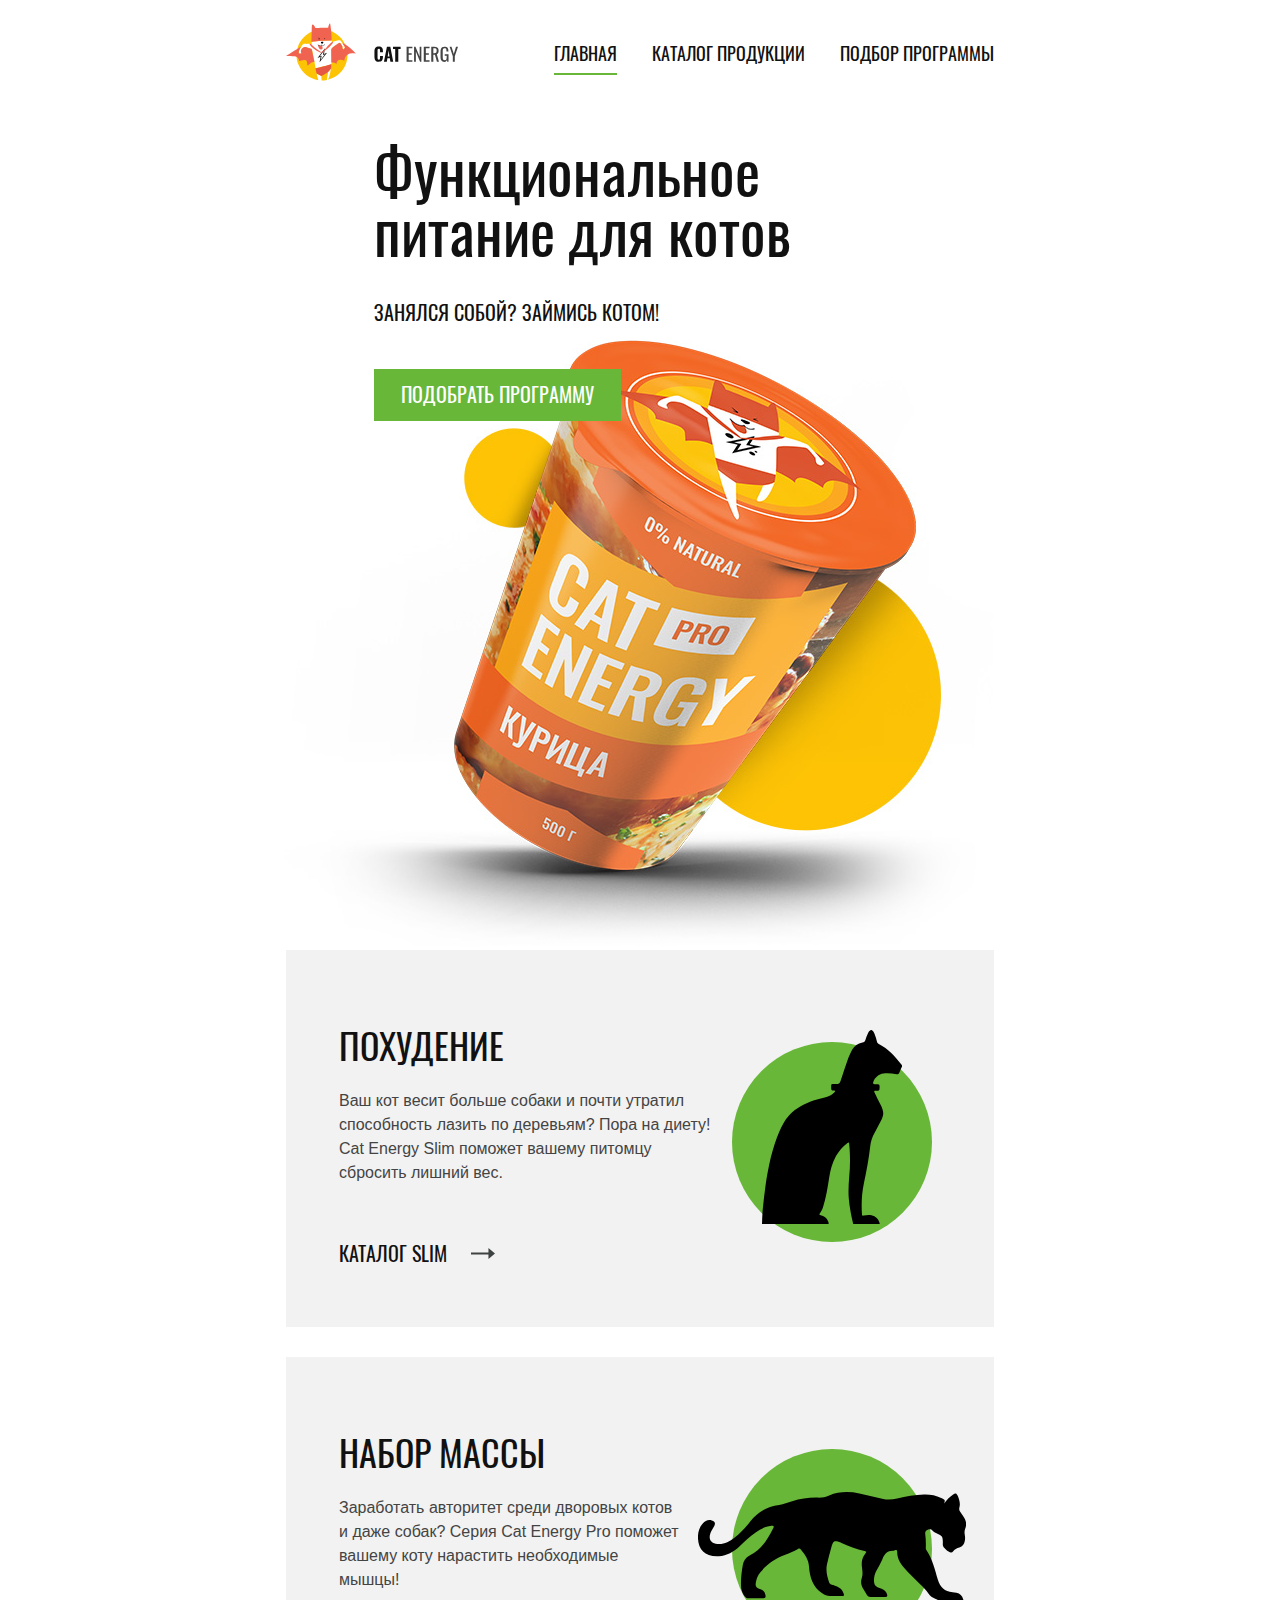
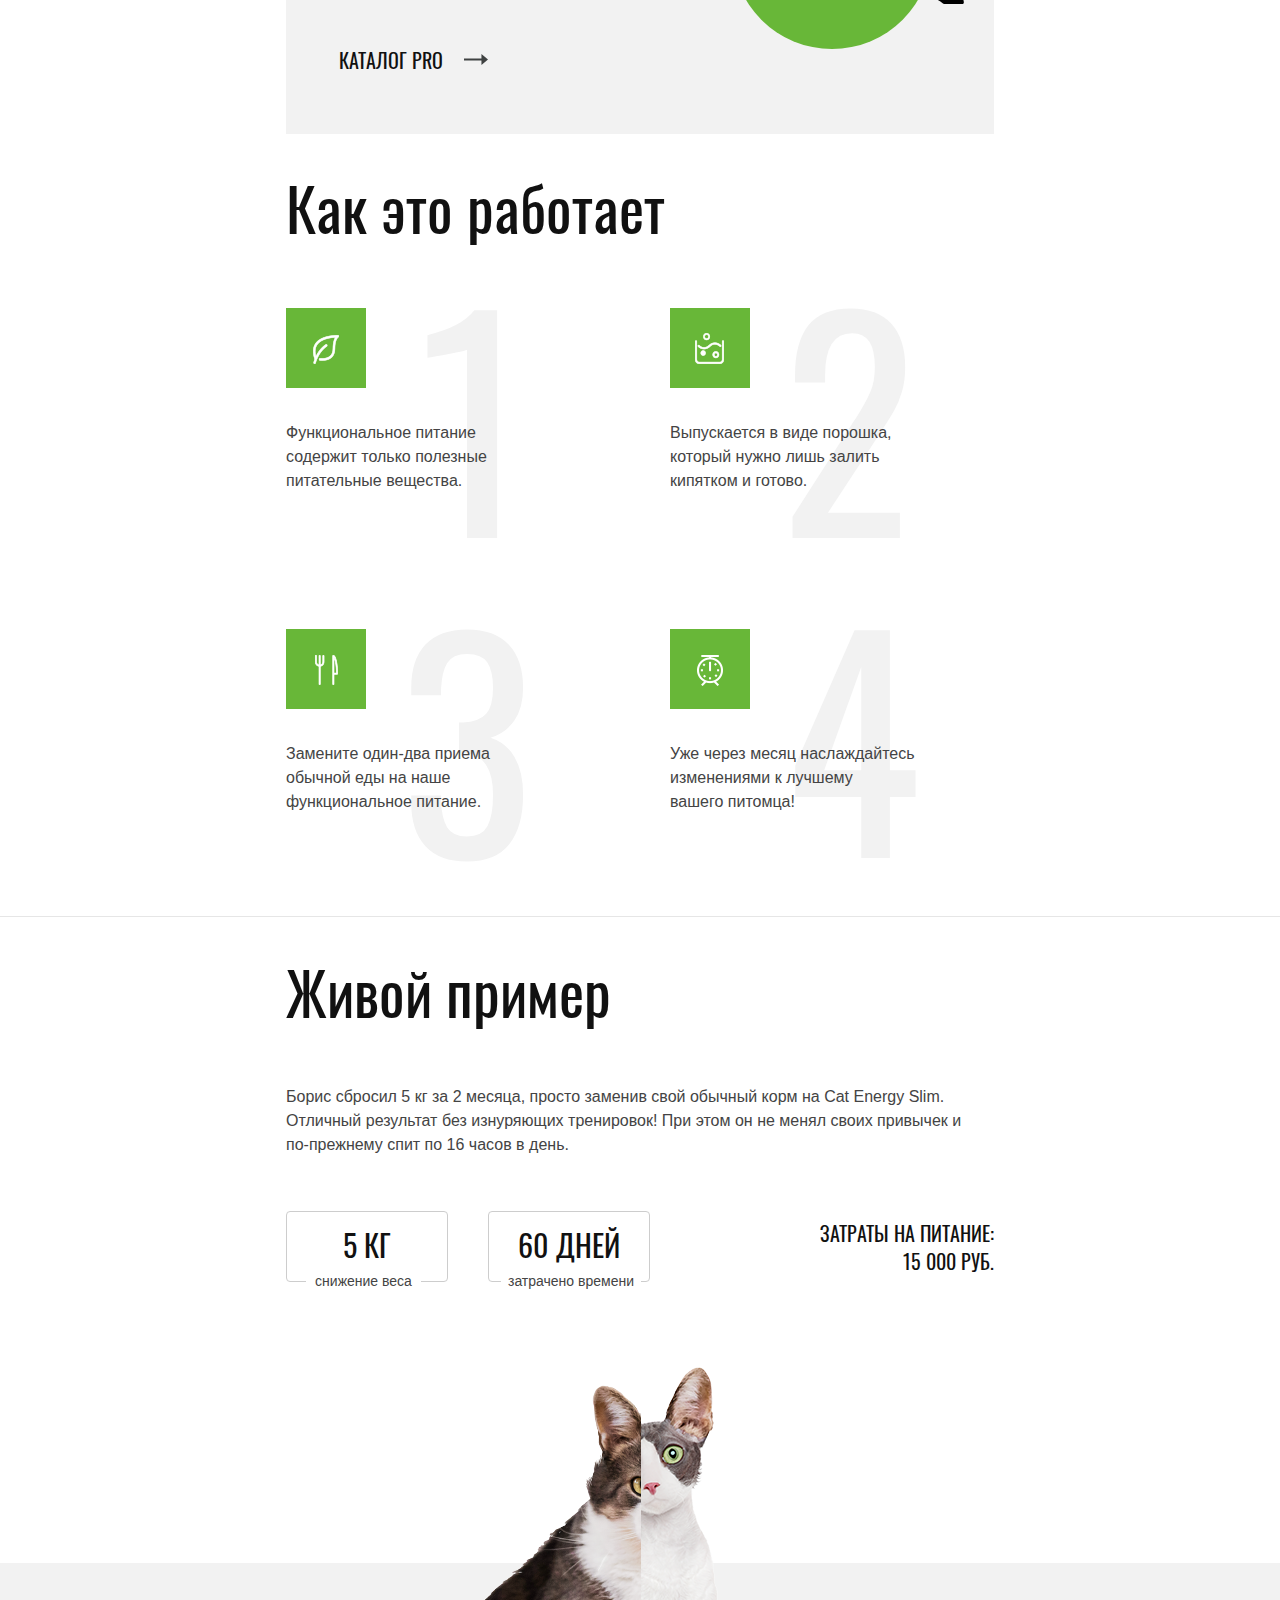
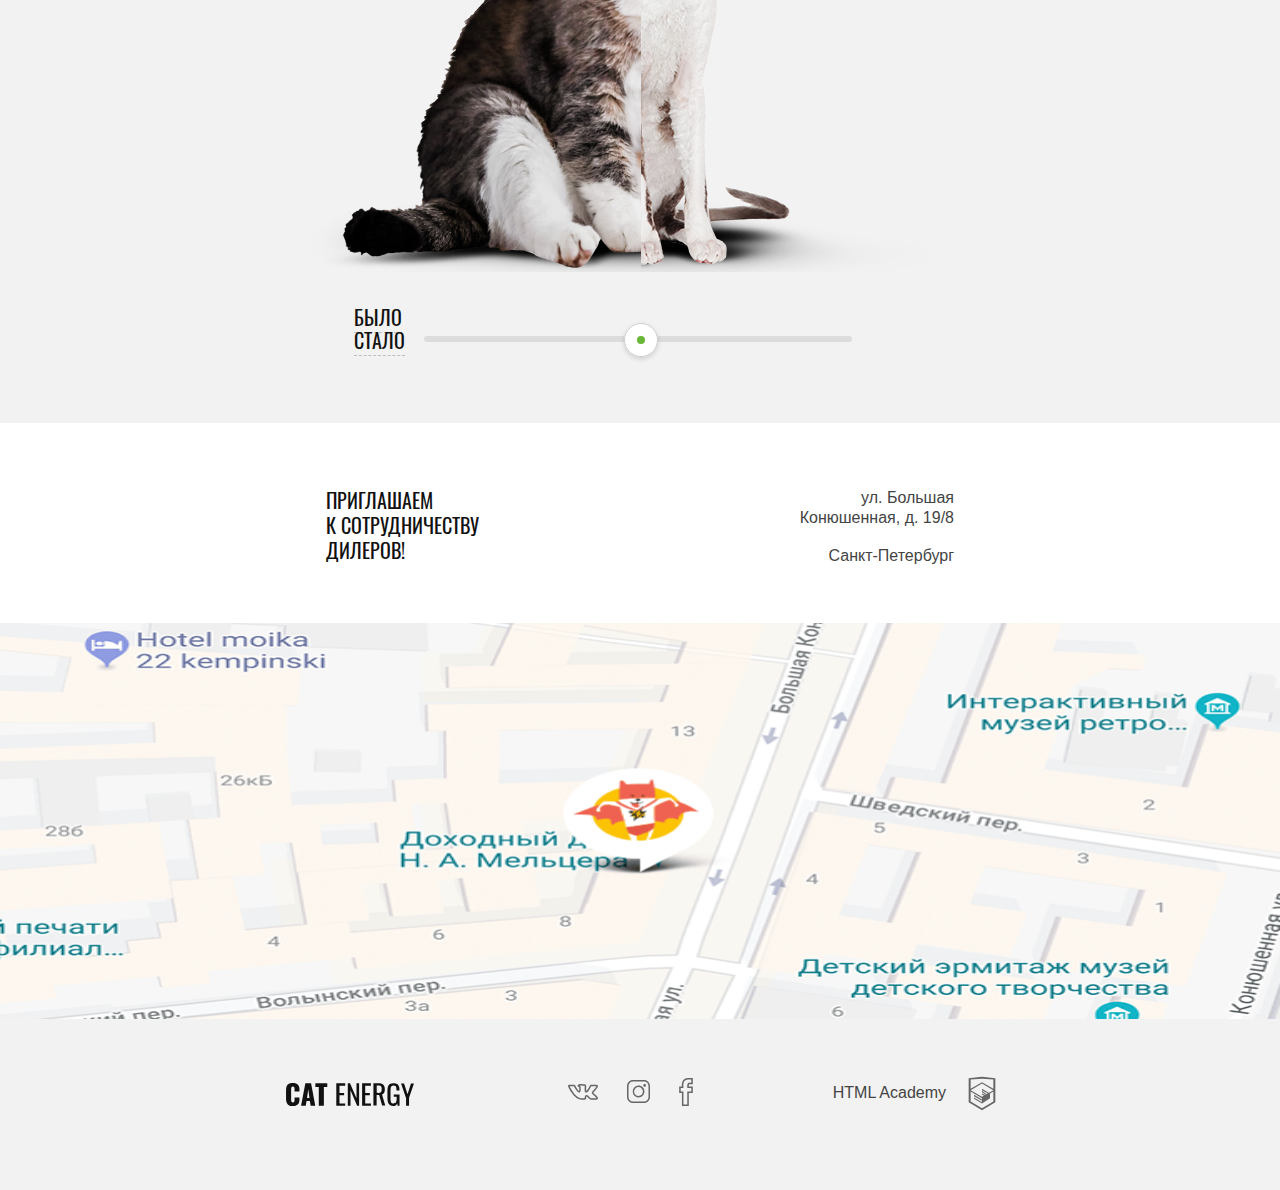
<file: cat-energy/index.html>
<!DOCTYPE html><html lang="ru"> <head> <meta charset="utf-8"/> <meta name="viewport" content="width=device-width,initial-scale=1"/> <title>HTML Academy: Кэт энерджи</title> <link href="css/minstyle.css" rel="stylesheet"/> <link rel="shortcut icon" href="img/favicon.png" type="image/png"/> <link rel="preload" href="fonts/oswaldmedium.woff2" as="font" crossorigin="anonymous"/> <link rel="preload" href="fonts/oswaldregular.woff2" as="font" crossorigin="anonymous"/> <script src="js/picturefill.js"></script> </head> <body> <div style="display: none;"> <svg xmlns="http://www.w3.org/2000/svg" xmlns:xlink="http://www.w3.org/1999/xlink" > <symbol id="icon-cat-pro" viewBox="0 0 134 56"> <path d="M123.1 5.8c1.2-1.9 2.7-3.4 4.5-4.6 1-.7 1.6-.7 2.2.6.8 1.9 1.5 3.9.9 6-.2.8-.1 1.4.4 2.1.6.8 1.1 1.6 1.6 2.3 1.3 1.9 1.8 3.9.9 6.2-.4 1-.4 2-.2 3.1.2 1 .2 2 0 3-.3 1.6-1.1 2.7-2.7 3.2-1.3.3-2.4.9-3.2 2-.2.3-.5.5-.9.5-1.2.2-4.2-2.5-4.2-3.7v-.6c.1-3.6-.1-3.9-3.4-5.4-.7-.3-1.3-.6-1.8-1.2-.6-.8-1.4-.7-2.3-.4-.8.4-1.4.9-1.3 1.9.3 2.4.4 4.8.3 7.3 0 .3.1.6.2.8 3.1 4.5 4.3 9.8 5.8 14.9 1.2 3.9 3.4 6 7.4 6.3.6 0 1.3.2 1.9.3 1.8.3 2.9 1.5 3.4 3.2.7 2.1.3 2.6-1.8 2.6h-6.5c-.9 0-1.6-.2-2.3-.8-1-1-2.2-1.4-3.4-2-1.3-.6-2.6-1.3-3.4-2.6-1.1-1.7-2.6-3.1-4-4.5-2.8-2.9-5.8-5.7-8.4-8.7-1.9-2.2-3.2-4.6-3.2-7.6 0-.9-.2-1.3-1.2-.9-.3.2-.7.3-1 .3-2.8 0-4.2 1.7-5.2 4.2-.9 2.1-2.1 4.1-3.2 6.2-.5 1.1-1 2.6-1 4.2 0 2.4.6 3.2 2.8 4 1.4.5 2.7 1 3.4 2.4.8 1.6.6 2-1.1 2.1h-6.8c-.9 0-1.5-.3-1.9-1.1l-1.8-3c-1-1.7-1.4-3.4-.7-5.4.6-1.7.3-3.6.1-5.3-.4-2.6 0-4.9 1.7-7 .6-.7.6-1-.4-1.2-4.1-.8-8-2.3-11.8-4.1 0 0-.1 0-.1-.1-3.2-1.2-3.8-1-4.7 2.3-.8 2.8-1.6 5.6-2.2 8.5-.7 3.2.1 6.2 1.1 9.2.4 1.2 1.6 1.1 2.5 1.4 2 .6 3.7 1.4 4.5 3.5.7 1.6.6 1.8-1.1 1.8-1.7 0-3.4-.1-5.2 0-1.6.1-2.8-.5-4.2-1.4-4.8-3.2-6.2-8.1-6.6-13.4-.2-3.3-2-5.9-4.1-8.4-.4-.5-.8-.7-1.4-.3-2.1 1.3-4.5 2.1-6.7 3-4.8 1.8-9 4.6-12.2 8.8-1.2 1.5-1.9 3.2-2.2 5.1-.3 1.8.2 2.6 2 3.1 1.9.6 2.7 1.5 2.9 3.4.1.8-.2 1.2-1 1.2h-8.1c-.6 0-1-.4-1.3-.8-1.3-1.6-1.9-3.5-1.9-5.5-.1-3.5.3-6.9.9-10.3.4-2.1 1.4-3.8 3.4-4.8 5.9-2.8 9-8.1 11.8-13.6.6-1.1.1-1.3-.9-1.2-2.9.3-5.4 1.6-7.7 3.2-3 2.1-5.7 4.6-8.3 7.1-2.9 2.7-6.2 4.6-10.3 4.9C3.1 32.5-.3 28.4 0 21.8c.1-2.3.9-4.4 2.4-6.1 1.2-1.3 2.6-2 4.5-1.5 1.5.4 1.9 1.2 1.3 2.7-.3.6-.7 1.1-1 1.7-.4.6-.8 1.3-1 2-1.1 3 .4 5.1 3.5 5.4 3.3.3 6-1.1 8.5-3.1 3-2.4 5.7-5.2 8-8.3 3.7-4.8 8.5-7.3 14.4-8.1 2.3-.3 4.3-1.3 6.5-1.9 4.1-1.2 8.3-1.9 12.7-1.8 2 .1 3.9-.3 5.8-1.1 4.9-2 10-2 15.1-1 4 .8 8 1.8 11.9 2.8 2.2.5 4.7.3 7-.2 4.4-1 8.9-1.9 13.4-2 3-.1 5.9.4 8.6 1.7 2 .9 2 .9 1.5 2.8z" ></path> </symbol> <symbol id="icon-cat-slim" viewBox="0 0 70 97"> <path d="M54.8 0h-.4c-.7.4-1.1.9-1.4 1.6-.6 1.1-1 2.3-1.3 3.4-.2.8-.7 1.2-1.5 1.3-2.3.4-4 1.7-5.2 3.7-.7 1.3-1.3 2.6-1.8 3.9-1.4 3.7-2.5 7.5-3.8 11.2-.7 1.9-.8 1.9-2.7 1.9-2.3 0-2.1-.4-2.1 2.1 0 .8.2 1.2 1.1 1.2.3 0 .7-.1.8.2.1.3-.2.5-.4.7-1.2 1.3-2.7 2-4.3 2.4-1.9.5-3.8.9-5.7 1.5-4.7 1.6-9.1 3.8-12.6 7.6-2.1 2.3-3.5 5-4.7 7.8-3.8 8.7-5.6 17.8-7 27-.6 4.3-1.1 8.6-1.5 13C.2 92.7 0 94.8 0 97h33.3c.1-.5-.1-.9-.2-1.3-.7-1.8-2.1-2.7-3.8-3.1-.7-.2-.8-.4-.4-.9.7-.9 1.2-2 1.6-3.1 1.6-4.8 2.3-9.8 3.1-14.8.6-3.8 1.5-7.4 3.4-10.8 1.5-2.5 3.3-4.6 5.6-6.4.8-.6.9-.6 1 .4.1.7.1 1.4.2 2.2.3 4.7.3 9.5-.2 14.2-.3 3.7-.5 7.4-.2 11 .4 4.3 1.2 8.4 2.2 12.6h13.3c-.3-2.2-2.1-4-4.2-4.4-1.3-.2-2.5-.1-3.8.2-.6.1-.8 0-.9-.6-.4-5.3-.1-10.6 1-15.8 1.3-6 2.4-12.1 3.1-18.2.3-2.5 1-4.8 2.3-7 1.2-2.1 2.2-4.3 3.4-6.5.9-1.7 1.1-3.4.4-5.2-.3-.7-.5-1.4-.9-2.1-1-2-2-3.9-2.9-5.9-.5-1-.4-1.1.7-1.1 1.6 0 1.6 0 1.7-1.6v-.7c0-.7-.3-1.1-1-1h-1.5c-.7 0-.9-.3-.7-1 .6-2.3 2.8-4.1 5.1-4.4 2.2-.3 4.4 0 6.6.4.6.1 1 0 1.3-.6.4-1 .8-2 1.3-3 .2-.4.2-.8-.1-1.1-3.2-4.2-6.7-8-11.4-10.4-.5-.3-.8-.6-.9-1.1-.3-1.4-.7-2.8-1.3-4.2-.3-.7-.6-1.3-1.4-1.7z" ></path> </symbol> <symbol id="icon-close" viewBox="0 0 18 18"> <path d="M18 1.3L16.7 0 9 7.7 1.3 0 0 1.3 7.7 9 0 16.7 1.3 18 9 10.3l7.7 7.7 1.3-1.3L10.3 9z" ></path> </symbol> <symbol id="icon-fb-mobile" viewBox="0 0 10 19"> <path d="M7.1 19H2v-8.8H0V5.8h1.9c-.1-2 .2-3.4 1.1-4.4C3.8.5 5 .1 6.5 0H10v4.2H7.2c-.1.2-.2.8-.2 1.6h3v4.4H7.1V19zm-4-1h2.8V9.1h2.9V6.8H5.9v-.5c0-1.4 0-2.6.7-3.1l.1-.1h2.1V1H6.5c-1.2.1-2 .4-2.6 1-.8.8-1 2.3-.8 4.2l.1.6H1.1v2.3h2V18z" ></path> </symbol> <symbol id="icon-fb" viewBox="34.789 -4.709 13.518 27.75"> <path d="M44.32 23.041h-6.816V10.137h-2.715V3.763h2.629c-.202-2.887.298-5 1.519-6.444 1.039-1.229 2.583-1.911 4.588-2.026l4.782-.001v6.15h-3.755c-.166.315-.251 1.093-.252 2.321h3.978v6.375H44.32v12.903zm-5.316-1.5h3.816V8.637h3.957V5.263h-3.953l-.016-.734c-.044-2.04.002-3.784 1.007-4.46l.19-.127h2.801v-3.15h-3.239c-1.557.091-2.711.581-3.485 1.496-1.041 1.231-1.41 3.298-1.099 6.144l.092.832h-2.786v3.375h2.715v12.902z" ></path> </symbol> <symbol id="icon-gift" viewBox="0 0 55.5 60"> <path fill="#fff" d="M52.3 12.2h-7c.5-.7.8-1.4 1.1-2.2.6-2 .4-4.1-.6-5.9-1-1.8-2.6-3.1-4.6-3.7-2-.6-4.1-.4-5.9.6-3.6 2-6.2 6.1-7.6 9-1.4-2.9-4-7.1-7.6-9-3.8-2-8.5-.6-10.5 3.1-1.4 2.7-1.2 5.8.5 8.1h-7c-1.7 0-3.1 1.4-3.1 3.1v9.4c0 1.7 1.4 3.1 3.1 3.1H4v26.1c0 3.3 2.7 6 6 6h35.5c3.3 0 6-2.7 6-6V27.8h.8c1.7 0 3.1-1.4 3.1-3.1v-9.4c.1-1.7-1.3-3.1-3.1-3.1zM36.5 3c1.3-.7 2.7-.8 4.1-.4 1.3.4 2.4 1.3 3.1 2.6.7 1.3.8 2.7.4 4.1-.4 1.2-1.1 2.2-2.2 2.9H29.4C30.5 9.6 33 5 36.5 3zM11.7 5.2C13.2 2.6 16.4 1.6 19 3c3.5 1.9 6 6.6 7.1 9.1H13.5c-2.3-1.4-3.1-4.5-1.8-6.9zm14.8 22.6v13.7H6.4V27.8h20.1zM6.4 53.9v-10h20.2v13.7H10c-2 0-3.6-1.7-3.6-3.7zm39.1 3.7H28.9V43.9h20.2v10c0 2-1.6 3.7-3.6 3.7zm3.6-16.1H28.9V27.8h20.2v13.7zm4-16.8c0 .4-.3.7-.7.7H3.2c-.4 0-.7-.3-.7-.7v-9.4c0-.4.3-.7.7-.7h49.2c.4 0 .7.3.7.7v9.4z" ></path> </symbol> <symbol id="icon-htmlacademy" viewBox="0 0 60 60"> <path d="M30 5L10 7v36l20 12 20-12V7L30 5zm17 37L30 52 13 42V27l17 10v2l-12-7v2l12 7v2l-12-7v2l12 7 12-8v-7l5-3v15zm0-17l-5 3-2 1-10-6v2l9 5h-1l-1 1-7-5v2l6 4h-2l-4-2v2l3 1-3 2-17-10 17-10 17 10zm0-2L30 13 13 23V9l17-1 17 1v14z" ></path> </symbol> <symbol id="icon-insta-mobile" viewBox="0 0 16 16"> <style>.st0{fill: #231f20;}</style> <path class="st0" d="M11.8 1C13.6 1 15 2.4 15 4.2v7.7c0 1.7-1.4 3.1-3.1 3.1H4.2C2.4 15 1 13.6 1 11.8V4.2C1 2.4 2.4 1 4.2 1h7.6m0-1H4.2C1.9 0 0 1.9 0 4.2v7.7C0 14.1 1.9 16 4.2 16h7.7c2.3 0 4.2-1.9 4.2-4.2V4.2C16 1.9 14.1 0 11.8 0z" ></path> <path class="st0" d="M8 4.9c1.7 0 3.1 1.4 3.1 3.1 0 1.7-1.4 3.1-3.1 3.1-1.7 0-3.1-1.4-3.1-3.1 0-1.7 1.4-3.1 3.1-3.1m0-1C5.7 3.9 3.9 5.7 3.9 8s1.8 4.1 4.1 4.1 4.1-1.8 4.1-4.1S10.3 3.9 8 3.9z" ></path> <circle class="st0" cx="12.3" cy="3.7" r=".9"></circle> </symbol> <symbol id="icon-insta" viewBox="-3 -3 23 23"> <path d="M14.002-1.501C16.482-1.501 18.5.519 18.5 3v11c0 2.481-2.018 4.5-4.498 4.5H3.01A4.504 4.504 0 0 1-1.488 14V3C-1.488.519.53-1.5 3.01-1.5h10.992m0-1.5H3.01C-.29-3-2.987-.301-2.987 3v11.001C-2.987 17.299-.29 20 3.01 20h10.995C17.301 20 20 17.299 20 13.999V3c0-3.301-2.699-6-5.998-6z" ></path> <path d="M8.506 4.078a4.434 4.434 0 0 1 4.429 4.428c0 2.44-1.989 4.43-4.429 4.43a4.434 4.434 0 0 1-4.428-4.43 4.431 4.431 0 0 1 4.428-4.428m0-1.5a5.929 5.929 0 0 0 0 11.855c3.274 0 5.926-2.653 5.926-5.927S11.78 2.578 8.506 2.578z" ></path> <circle cx="14.646" cy="2.379" r="1.341"></circle> </symbol> <symbol id="icon-mail" viewBox="0 0 17 13"> <path d="M15.6 11.6H1.4V5.8H0V13h17V5.8h-1.4v5.8zM0 0v2.3l8.5 7.1L17 2.3V0H0zm15.6 1.6L8.5 7.5 1.4 1.6v-.2h14.2v.2z" ></path> </symbol> <symbol id="icon-mobile-menu" viewBox="0 0 24 18"> <path d="M0 16h24v2H0zm0-8h24v2H0zm0-8h24v2H0z"></path> </symbol> <symbol id="icon-phone" viewBox="0 0 20 20"> <path d="M17.9 9.4H9.4v1.2h8.5l-2.1 2.1.9.9 3.1-3.1c.2-.2.2-.6 0-.9l-3.1-3.1-.9.9 2.1 2zm-9.8 10v-6.2c0-.3-.3-.6-.6-.6H3.1c0 .7.6 1.2 1.2 1.2h2.5v5H3.1c-1 .1-1.8-.7-1.9-1.7v-14c0-1 .8-1.8 1.7-1.8h3.9v5H4.4c-.7 0-1.2.6-1.2 1.2h4.4c.3 0 .6-.3.6-.6V.6C8.1.3 7.8 0 7.5 0H3.1C1.5-.1.1 1.2 0 2.9v13.9c-.1 1.7 1.2 3.1 2.9 3.1h4.6c.3.1.6-.2.6-.5z" ></path> </symbol> <symbol id="icon-plus-mobile" viewBox="0 0 30 30"> <path d="M30 14H16V0h-2v14H0v2h14v14h2V16h14z" fill="#231f20"></path> </symbol> <symbol id="icon-plus" viewBox="0 0 60 60"> <path d="M60 29.5H30.5V0h-1v29.5H0v1h29.5V60h1V30.5H60z" fill="#231f20" ></path> </symbol> <symbol id="icon-right-arrow-long" viewBox="0 0 24.2 11"> <path d="M17.6 0l6.6 5.5-6.6 5.5V6.6H0V4.4h17.6z" fill="#3f4242" ></path> </symbol> <symbol id="icon-right-arrow-verylong" viewBox="0 0 32 11"> <path d="M25.4 0L32 5.5 25.4 11V6.6H0V4.4h25.4z" fill="#3f4242" ></path> </symbol> <symbol id="icon-tick" viewBox="0 0 21.1 15.5"> <path fill="#68b738" d="M20.1 0L7.7 13.3 1 6.1 0 7.2l7.6 8.2.1.1L21 1.2l.1-.1z" ></path> </symbol> <symbol id="icon-vk-mobile" viewBox="0 0 22 12"> <path d="M17.6 12c-.3 0-.9-.1-1.5-.5-.5-.3-.9-.7-1.3-1.2-.3-.3-.9-.9-1.1-.9-.2.1-.4.7-.3 1.2 0 .1 0 .6-.3.9-.3.3-.8.4-.9.4h-1.4c-.7 0-3.2-.2-5.4-2.3C2.5 7.1.2 2.2.1 2 0 1.6-.1 1.2.2.9c.3-.3.8-.4 1-.4h3.1c.1 0 .4.1.7.3.3.2.4.5.5.6 0 0 .5 1.1 1.1 2 1 1.5 1.4 1.9 1.5 2 .1-.4.2-1.4.1-2.3 0-.4-.1-.8-.2-1-.1-.1-.3-.2-.5-.2l-.6-.5c0-.5.5-.9.9-1.1.5-.2 1.3-.3 2.3-.3h.5c.9 0 1.2.1 1.6.1 1.2.3 1.2 1.3 1.1 2.5v1.6c0 .3 0 .8.1 1 .2-.1.6-.5 1.5-1.9.6-.9 1-1.9 1.1-2.1.1-.3.4-.7 1.2-.7h3.4c.7 0 1.2.2 1.3.7.2.5.1 1.3-1.7 3.5-.3.3-.5.6-.7.9-.5.4-.9 1-.9 1.1 0 .1.5.5.9.9 1.1.9 1.9 1.7 2.2 2.3.4.6.3 1 .2 1.3-.3.7-1.2.7-1.4.8h-2.9zm-3.9-3.7c.7 0 1.2.6 1.8 1.2.4.4.7.8 1.1 1 .5.3 1 .3 1 .3h2.9c.1 0 .3-.1.4-.1 0 0 0-.1-.1-.1-.3-.5-1-1.3-2-2.1-.9-.7-1.3-1.1-1.4-1.7 0-.6.4-1.1 1.2-2.1.2-.2.4-.5.7-.8 1.1-1.4 1.4-2 1.5-2.3h-3.9c0 .4-.5 1.5-1.1 2.4-1.4 2.1-2 2.4-2.5 2.4-.1 0-.3 0-.4-.1-.7-.4-.7-1.4-.7-2.1V2.6c.1-1.3 0-1.3-.3-1.4-.3-.1-.5-.1-1.4-.1H10c-.5 0-1 0-1.4.1l.2.2c.4.5.4 1.5.4 1.7.1 1.3 0 2.9-.7 3.3-.1 0-.2.1-.4.1-.6 0-1.3-.7-2.5-2.5C5 2.9 4.5 1.8 4.5 1.8s0-.1-.1-.1-.2-.1-.2-.1h-3c.4.9 2.5 5 4.8 7.2 2 1.9 4.3 2 4.7 2h1.4s.2 0 .2-.1v-.1c0-.2 0-2 1.2-2.3h.2z" ></path> </symbol> <symbol id="icon-vk" viewBox="3.007 11.628 30.004 15.761"> <path d="M26.945 27.388c-.386 0-1.17-.082-2.075-.632-.642-.385-1.223-.968-1.784-1.532-.438-.44-1.171-1.177-1.447-1.177-.268.075-.481.921-.476 1.569.004.113-.001.774-.468 1.213-.425.4-1.088.485-1.216.498l-1.926.007c-.967 0-4.358-.218-7.429-3.021-3.674-3.358-6.835-9.798-6.968-10.07-.197-.462-.248-1.066.152-1.482.392-.413 1.081-.472 1.359-.479l4.083-.024.115.008c.091.014.567.095.957.349.388.247.59.651.626.73.01.021.649 1.432 1.475 2.684 1.312 1.99 1.896 2.455 2.103 2.562.188-.417.277-1.7.187-2.871.001-.493-.101-1.098-.252-1.278-.112-.134-.426-.253-.778-.294l-.722-.691c-.096-.658.635-1.226 1.149-1.446.737-.316 1.792-.382 3.147-.382l.71.005c1.235.012 1.622.081 2.149.191 1.702.361 1.64 1.729 1.567 3.312-.021.464-.046 1.001-.046 1.621 0 .151-.005.312-.011.479-.012.38-.032 1.038.093 1.304.219-.145.852-.665 2.072-2.483.783-1.165 1.4-2.539 1.517-2.803l.001-.001c.182-.43.608-.941 1.613-.946l4.274-.024c.012-.003.172-.016.377-.016.98 0 1.597.287 1.832.854.269.65.169 1.657-2.354 4.605-.37.432-.697.804-.982 1.127-.598.678-1.216 1.379-1.237 1.595.053.169.662.665 1.252 1.145 1.53 1.247 2.528 2.264 3.033 3.073.522.759.429 1.33.258 1.677-.424.864-1.638.973-1.877.985l-3.79.047a2.525 2.525 0 0 1-.263.012zm-5.307-4.84c.899 0 1.682.786 2.511 1.618.497.5 1.011 1.016 1.496 1.307.727.44 1.316.421 1.398.412l.103-.009 3.805-.047c.171-.012.411-.073.536-.136a1.167 1.167 0 0 0-.098-.167c-.449-.718-1.388-1.659-2.686-2.718-1.184-.963-1.801-1.465-1.865-2.244-.066-.805.493-1.439 1.607-2.703.28-.318.604-.685.967-1.109 1.559-1.821 1.957-2.64 2.058-2.956-.17-.029-.648-.021-.678-.018l-4.361.028c-.191.001-.249.035-.249.036-.176.414-.812 1.812-1.644 3.05-1.895 2.82-2.785 3.2-3.407 3.201-.204 0-.396-.05-.569-.148-1.003-.569-.963-1.834-.934-2.757.005-.149.01-.295.01-.431 0-.646.025-1.207.048-1.689.076-1.68.016-1.692-.379-1.776-.409-.086-.705-.147-1.856-.159l-.693-.005c-.624 0-1.343.014-1.906.098.092.074.18.157.259.251.588.704.604 1.951.601 2.194.13 1.646.061 3.796-1.018 4.313a1.365 1.365 0 0 1-.597.137c-.926 0-1.854-.885-3.425-3.267a22.863 22.863 0 0 1-1.587-2.887.47.47 0 0 0-.075-.094 1.133 1.133 0 0 0-.32-.116l-4.001.024c-.021.001-.045.002-.07.005.591 1.189 3.426 6.592 6.519 9.419 2.74 2.502 5.826 2.629 6.417 2.629l1.851-.003c.046-.01.218-.062.269-.1-.019.018-.01-.053-.01-.097-.003-.265.012-2.595 1.578-3.034.126-.034.259-.052.395-.052z" ></path> </symbol> </svg> </div><header class="page-header page-header--index"> <div class="page-header__wrapper"> <a class="page-header__logo" ><picture ><source media="(min-width: 1300px)" srcset="img/logo-desktop.svg"/> <source media="(min-width: 768px)" srcset="img/logo-tablet.svg"/> <img class="page-header__logo-image" src="img/logo-mobile.svg" width="192" height="38" alt="Интернет-магазин питания для котов Cat Energy"/></picture ></a> <nav class="page-header__menu main-nav"> <a href="#" class="main-nav__toggle main-nav__toggle--closed" ><span class="visually-hidden">Открыть меню</span></a > <div class="main-nav__wrapper"> <ul class="main-nav__list site-list site-list--closed"> <li class="site-list__item"> <a class="site-list__link site-list__link--active site-list__link--desktop" >Главная</a > </li><li class="site-list__item"> <a class="site-list__link site-list__link--desktop" href="catalog.html" >Каталог продукции</a > </li><li class="site-list__item"> <a class="site-list__link site-list__link--desktop" href="form.html" >Подбор программы</a > </li></ul> </div></nav> </div></header> <main class="page-main"> <h1 class="visually-hidden">Интернет-магазин питания для котов</h1> <section class="promo"> <div class="promo__background"></div><div class="promo__wrapper"> <h2 class="promo__title">Функциональное питание для котов</h2> <span class="promo__text">Занялся собой? Займись котом!</span> <a href="#" class="button promo__button button--green" >Подобрать программу</a > </div></section> <section class="training-programs"> <h2 class="visually-hidden">Виды программ</h2> <div class="training-programs__wrapper"> <ul class="training-programs__list"> <li class="training-programs__item"> <h3 class="training-programs__title training-programs__title--slim" > Похудение </h3> <p class="training-programs__description"> Ваш кот весит больше собаки и почти утратил способность лазить по деревьям? Пора на диету! Cat Energy Slim поможет вашему питомцу сбросить лишний вес. </p><a href="#" class="training-programs__link training-programs__link--slim" >Каталог slim</a > </li><li class="training-programs__item"> <h3 class="training-programs__title training-programs__title--pro" > Набор массы </h3> <p class="training-programs__description"> Заработать авторитет среди дворовых котов и даже собак? Серия Cat Energy Pro поможет вашему коту нарастить необходимые мышцы! </p><a href="#" class="training-programs__link training-programs__link--pro" >Каталог pro</a > </li></ul> </div></section> <section class="advantages"> <div class="advantages__wrapper"> <h2 class="advantages__title">Как это работает</h2> <ul class="advantages__list"> <li class="advantages__item"> <p class="advantages__text"> Функциональное питание содержит только полезные питательные вещества. </p></li><li class="advantages__item"> <p class="advantages__text"> Выпускается в виде порошка, который нужно лишь залить кипятком и готово. </p></li><li class="advantages__item"> <p class="advantages__text"> Замените один-два приема обычной еды на наше функциональное питание. </p></li><li class="advantages__item"> <p class="advantages__text"> Уже через месяц наслаждайтесь изменениями к лучшему вашего&nbsp;питомца! </p></li></ul> </div></section> <section class="motivation"> <div class="motivation__wrapper"> <h2 class="motivation__title">Живой пример</h2> <p class="motivation__text"> Борис сбросил 5 кг за 2 месяца, просто заменив свой обычный корм на Cat Energy Slim. Отличный результат без изнуряющих тренировок! При этом он не менял своих привычек и по-прежнему спит по 16 часов в день. </p><div class="motivation__list-wrapper"> <table class="motivation__list"> <tr> <td class="motivation__value">5 кг</td><td class="motivation__field motivation__field--weight"> Снижение веса </td></tr><tr> <td class="motivation__value">60 дней</td><td class="motivation__field motivation__field--time"> Затрачено времени </td></tr></table> <p class="motivation__cost"> Затраты на питание: <span>15 000 руб.</span> </p></div><div class="slider"> <ul class="slider__list"> <li class="slider__item slider__item--before"></li><li class="slider__item slider__item--after"></li></ul> <input class="visually-hidden slider__input" type="radio" id="cat-1" name="toggle" checked=""/> <input class="visually-hidden slider__input" type="radio" id="cat-2" name="toggle"/> <div class="slider__controls"> <label class="slider__controls-item" for="cat-1">Было</label> <label class="slider__controls-item" for="cat-2">Стало</label> <div class="slider__controls-range"> <div class="slider__controls-scale"></div><div class="slider__controls-toggle"> <span class="visually-hidden" >Тумблер для перелистывания слайдера</span > </div></div></div></div></div></section> <section class="contacts"> <h2 class="visually-hidden">Как до нас добраться</h2> <div class="contacts__wrapper"> <div class="contacts__text"> <p class="contacts__invite"> Приглашаем к&nbsp;сотрудничеству дилеров! </p><p class="contacts__address"> ул. Большая Конюшенная, д. 19/8 <span>Санкт-Петербург</span> </p></div><div class="contacts__map"> <iframe src="https://www.google.com/maps/embed?pb=!1m18!1m12!1m3!1d1998.6037872533277!2d30.320858716096975!3d59.93871648187614!2m3!1f0!2f0!3f0!3m2!1i1024!2i768!4f13.1!3m3!1m2!1s0x4696310fca145cc1%3A0x42b32648d8238007!2z0JHQvtC70YzRiNCw0Y8g0JrQvtC90Y7RiNC10L3QvdCw0Y8g0YPQuy4sIDE5LzgsINCh0LDQvdC60YIt0J_QtdGC0LXRgNCx0YPRgNCzLCAxOTExODY!5e0!3m2!1sru!2sru!4v1558114715492!5m2!1sru!2sru" ></iframe ><picture class="contacts__picture" ><source media="(min-width: 1300px)" srcset="img/bg-map-desktop@1x.png"/> <source media="(min-width: 768px)" srcset="img/bg-map-tablet@1x.png"/> <img src="img/bg-map-mobile@1x.png" width="320" height="400" alt="Офис компании по адресу ул. Большая Конюшенная 19/8, Санкт-Петербург"/></picture> </div></div></section> </main> <footer class="page-footer"> <div class="page-footer__wrapper"> <a class="page-footer__logo" ><img class="page-footer__logo-image" src="img/logo-footer.svg" width="128" height="24" alt="Интернет-магазин питания для котов Cat Energy"/></a> <ul class="page-footer__social social-list"> <li class="social-list__item"> <a class="social-list__link social-list__link--vkontakte" href="https://vk.com/htmlacademy" ><svg width="22" height="12"> <use xlink:href="#icon-vk"></use></svg ><span class="visually-hidden">Мы в Вконтакте</span></a > </li><li class="social-list__item"> <a class="social-list__link social-list__link--instagram" href="https://www.instagram.com/htmlacademy" ><svg width="16" height="16"> <use xlink:href="#icon-insta"></use> </svg> <span class="visually-hidden">Мы в Инстаграме</span></a > </li><li class="social-list__item"> <a class="social-list__link social-list__link--facebook" href="https://www.facebook.com/htmlacademy" ><svg width="10" height="19"> <use xlink:href="#icon-fb"></use> </svg> <span class="visually-hidden">Мы в Фейсбуке</span></a > </li></ul> <div class="page-footer__copyright copyright"> <a class="copyright__link" href="https://htmlacademy.ru/intensive/adaptive" >HTML Academy <svg class="copyright__link-icon" width="27" height="34"> <use xlink:href="#icon-htmlacademy"></use></svg ></a> </div></div></footer> <script src="js/popup.js"></script> </body></html>
</file>
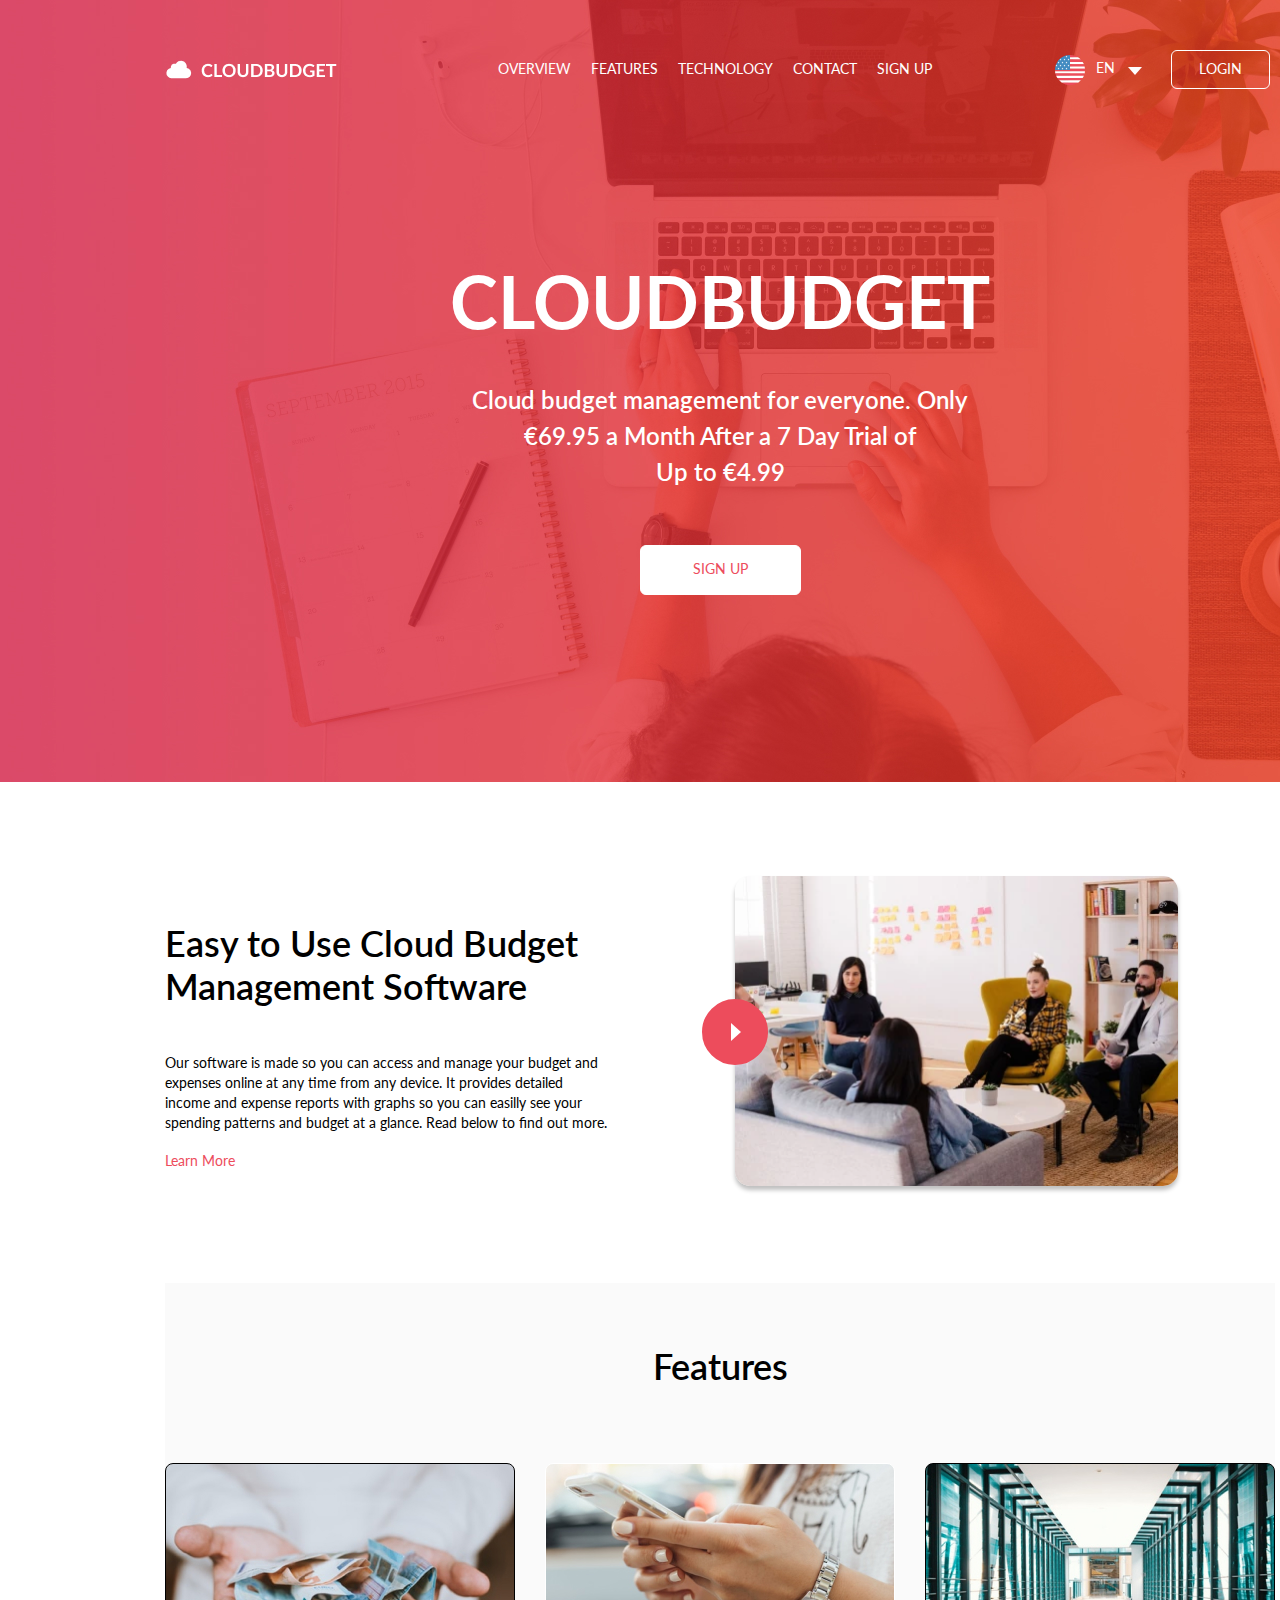
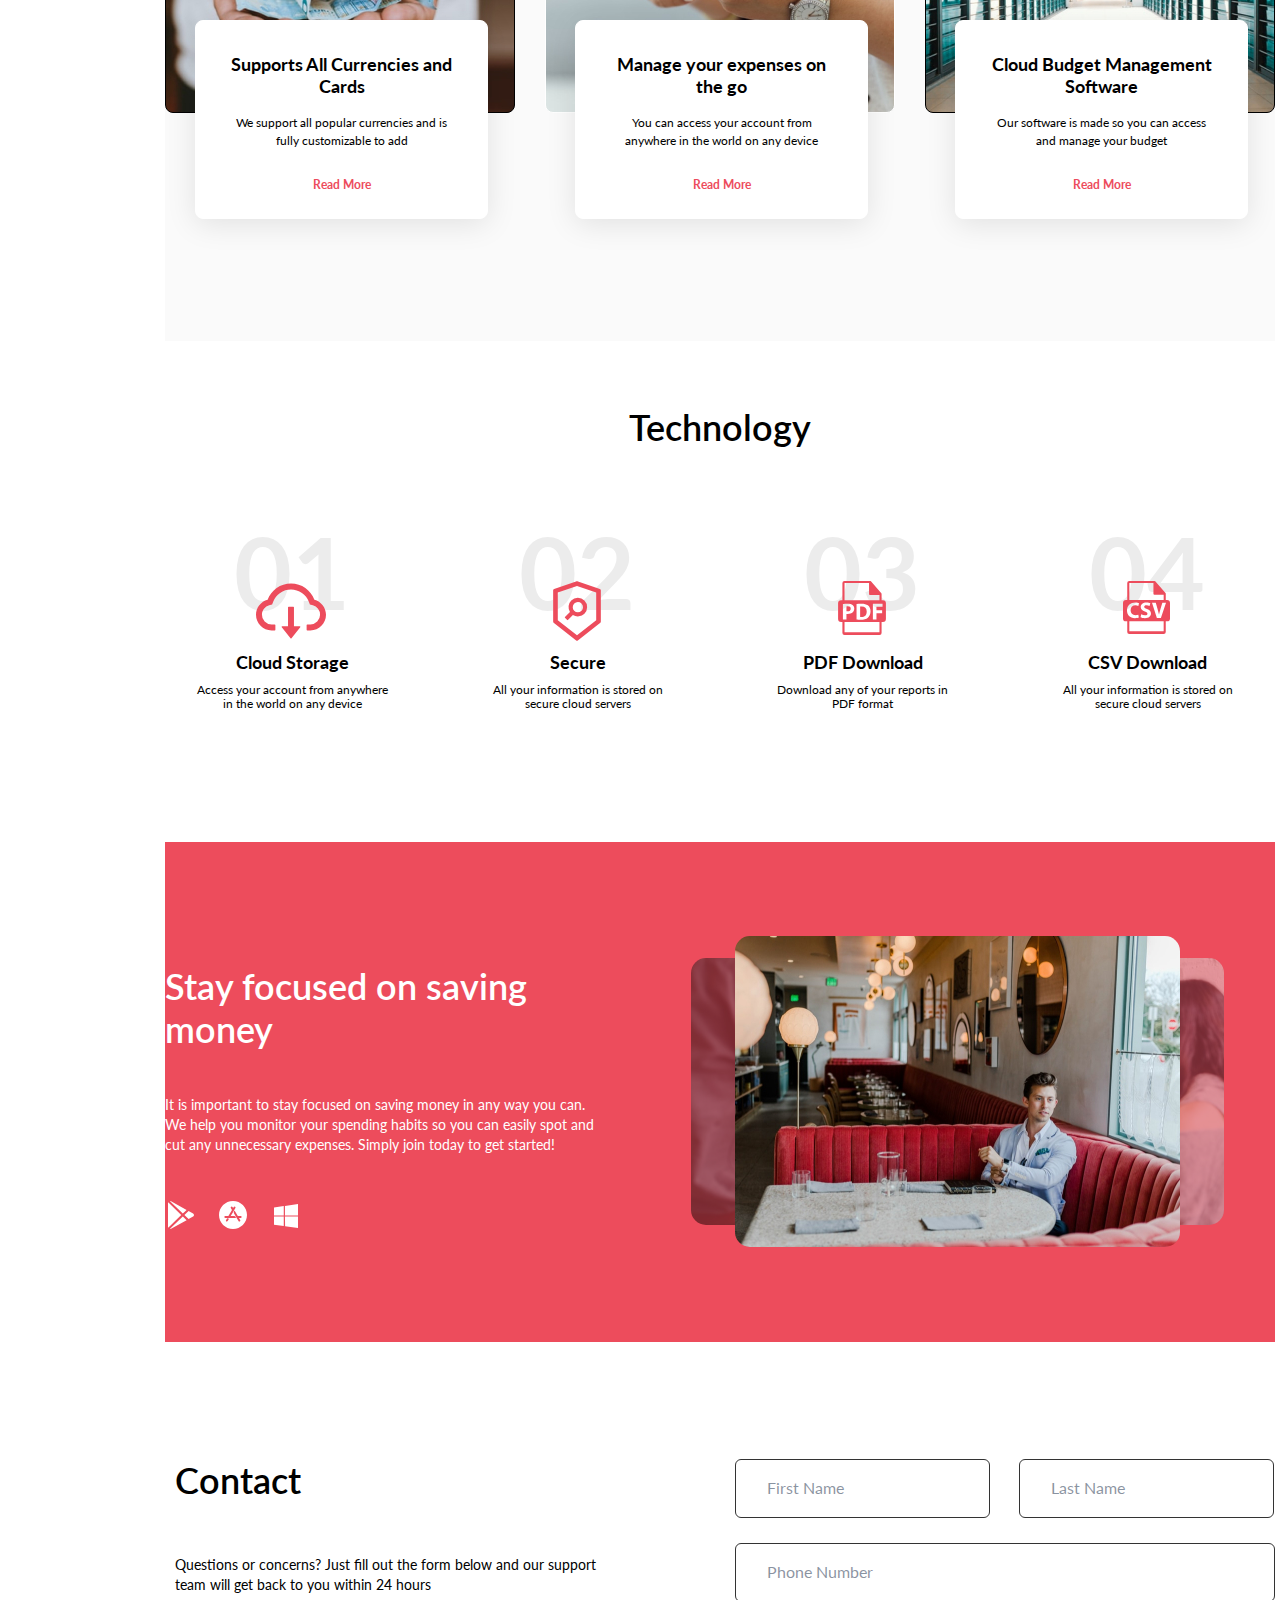
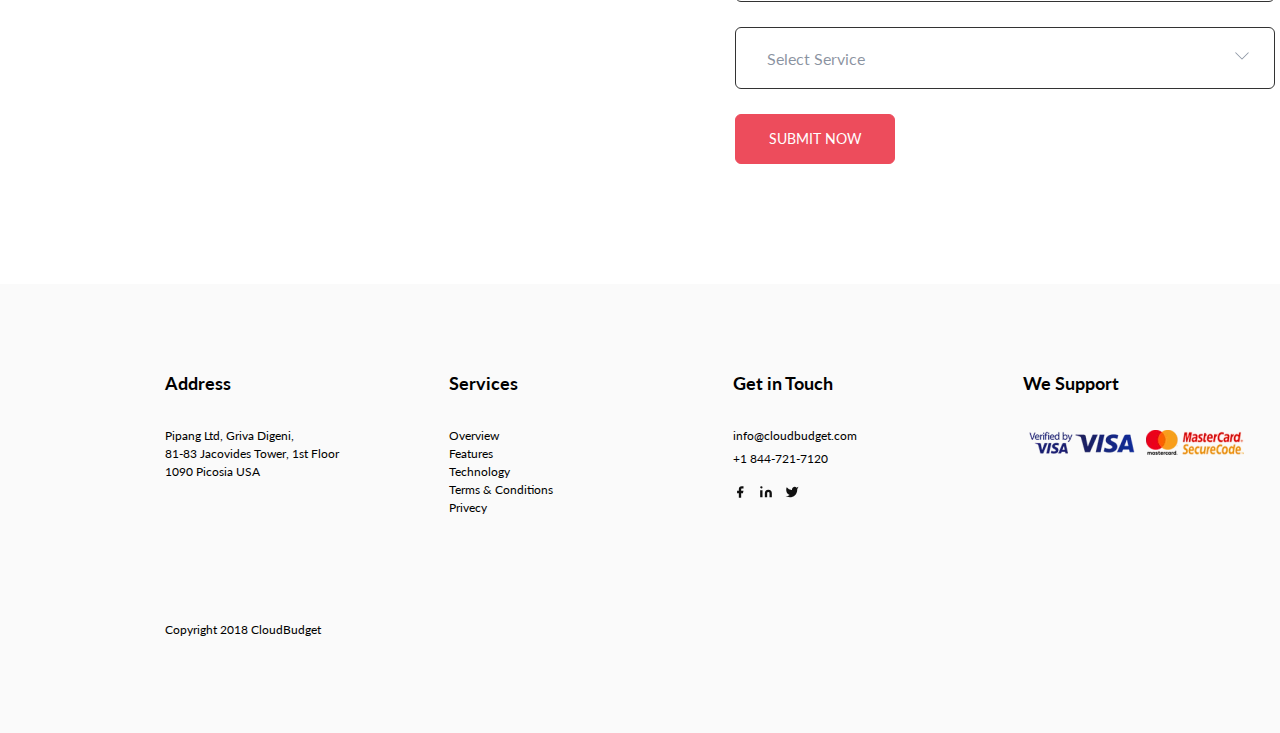
<file: cloudbudget/index.html>
<!DOCTYPE html>
<html lang="ru">
<head>
  <meta charset="UTF-8">
  <meta http-equiv="X-UA-Compatible" content="ie=edge">
  <link href="css/minstyle.css" rel="stylesheet">
  <link href="https://fonts.googleapis.com/css?family=Lato:400,700&amp;display=swap" rel="stylesheet">
  <title>CloudBudget - cloud budget management for everyone.</title>
</head>
<body>
  <div style="display:none">
    <svg xmlns="http://www.w3.org/2000/svg" xmlns:xlink="http://www.w3.org/1999/xlink"><symbol id="icon-facebook"><path d="M10.5 1.167H8.75a2.917 2.917 0 00-2.917 2.916v1.75h-1.75v2.334h1.75v4.666h2.334V8.167h1.75l.583-2.334H8.167v-1.75A.583.583 0 018.75 3.5h1.75V1.167z" fill="#101010"></path></symbol><symbol id="icon-flag"><path d="M24 3.3C21.65 1.85 18.95 1 16 1v2.3h8z" fill="#ED4C5C"></path><path d="M16 5.6h10.8c-.85-.85-1.8-1.65-2.8-2.3h-8v2.3z" fill="#fff"></path><path d="M16 7.9h12.65c-.55-.85-1.15-1.6-1.8-2.3H16v2.3z" fill="#ED4C5C"></path><path d="M16 10.2h13.85c-.35-.8-.75-1.6-1.2-2.3H16v2.3z" fill="#fff"></path><path d="M16 12.5h14.6c-.2-.8-.45-1.55-.75-2.3H16v2.3z" fill="#ED4C5C"></path><path d="M16 14.85h14.95c-.05-.8-.2-1.55-.35-2.3H16v2.3z" fill="#fff"></path><path d="M30.95 14.85H16V16H1c0 .4 0 .75.05 1.15h29.9c.05-.4.05-.75.05-1.15 0-.4 0-.8-.05-1.15z" fill="#ED4C5C"></path><path d="M1.4 19.45h29.2c.2-.75.3-1.5.35-2.3H1.05c.05.75.15 1.55.35 2.3z" fill="#fff"></path><path d="M2.15 21.75h27.7c.3-.75.55-1.5.75-2.3H1.4c.2.8.45 1.55.75 2.3z" fill="#ED4C5C"></path><path d="M3.35 24.05h25.3c.45-.75.85-1.5 1.2-2.3H2.15c.35.8.75 1.55 1.2 2.3z" fill="#fff"></path><path d="M5.15 26.35h21.7c.65-.7 1.3-1.5 1.8-2.3H3.35c.5.85 1.15 1.6 1.8 2.3z" fill="#ED4C5C"></path><path d="M7.95 28.65h16.1c1.05-.65 1.95-1.45 2.8-2.3H5.15c.85.9 1.8 1.65 2.8 2.3z" fill="#fff"></path><path d="M16 31c2.95 0 5.7-.85 8.05-2.35H7.95C10.3 30.15 13.05 31 16 31z" fill="#ED4C5C"></path><path d="M8 3.3c-1.05.65-2 1.45-2.85 2.3-.7.7-1.3 1.5-1.8 2.3-.45.75-.9 1.5-1.2 2.3-.3.75-.55 1.5-.75 2.3-.2.75-.3 1.5-.35 2.3C1 15.2 1 15.6 1 16h15V1c-2.95 0-5.65.85-8 2.3z" fill="#428BC1"></path><path d="M12.5 1.5l.25.75h.75l-.6.5.2.75-.6-.45-.6.45.2-.75-.6-.5h.75l.25-.75zm2 3l.25.75h.75l-.6.5.2.75-.6-.45-.6.45.2-.75-.6-.5h.75l.25-.75zm-4 0l.25.75h.75l-.6.5.2.75-.6-.45-.6.45.2-.75-.6-.5h.75l.25-.75zm2 3l.25.75h.75l-.6.5.2.75-.6-.45-.6.45.2-.75-.6-.5h.75l.25-.75zm-4 0l.25.75h.75l-.6.5.2.75-.6-.45-.6.45.2-.75-.6-.5h.75l.25-.75zm-4 0l.25.75h.75l-.6.5.2.75-.6-.45-.6.45.2-.75-.6-.5h.75l.25-.75zm10 3l.25.75h.75l-.6.5.2.75-.6-.45-.6.45.2-.75-.6-.5h.75l.25-.75zm-4 0l.25.75h.75l-.6.5.2.75-.6-.45-.6.45.2-.75-.6-.5h.75l.25-.75zm-4 0l.25.75h.75l-.6.5.2.75-.6-.45-.6.45.2-.75-.6-.5h.75l.25-.75zm6 3l.25.75h.75l-.6.5.2.75-.6-.45-.6.45.2-.75-.6-.5h.75l.25-.75zm-4 0l.25.75h.75l-.6.5.2.75-.6-.45-.6.45.2-.75-.6-.5h.75l.25-.75zm-4 0l.25.75h.75l-.6.5.2.75-.6-.45-.6.45.2-.75-.6-.5h.75l.25-.75zm1.4-7l.6-.45.6.45-.25-.75.6-.5H6.7l-.2-.75-.25.75h-.7l.6.45-.25.8zm-4 6l.6-.45.6.45-.25-.75.6-.5h-.7l-.25-.75-.25.75h-.5c0 .05-.05.1-.05.15l.4.3-.2.8z" fill="#fff"></path></symbol><symbol id="icon-linkedin"><path d="M9.333 4.667a3.5 3.5 0 013.5 3.5v4.083H10.5V8.167a1.167 1.167 0 10-2.333 0v4.083H5.833V8.167a3.5 3.5 0 013.5-3.5zm-8.166.583H3.5v7H1.167v-7zM2.333 3.5a1.167 1.167 0 100-2.333 1.167 1.167 0 000 2.333z" fill="#101010"></path></symbol><symbol id="icon-logo-apple-appstore"><path d="M16 2C8.266 2 2 8.266 2 16s6.266 14 14 14 14-6.266 14-14S23.734 2 16 2zm-5.313 20.118a.967.967 0 01-.84.478.932.932 0 01-.492-.135.968.968 0 01-.35-1.325l.956-1.59a.545.545 0 01.47-.268h.142c.693 0 1.178.417 1.32.82l-1.206 2.02zm8.091-3.125L12.52 19H8.36a.966.966 0 01-.969-1.01c.02-.524.478-.922 1-.922h3.015l3.575-6.084-1.158-1.972c-.26-.45-.145-1.042.302-1.325a.973.973 0 011.367.324l.619 1.057h.006l.62-1.057a.974.974 0 011.363-.323c.444.282.559.875.296 1.326l-1.157 1.972-1.125 1.918-2.443 4.166v.007h3.6c.451 0 1.017.242 1.246.632l.02.041c.202.343.316.579.316.922a.864.864 0 01-.073.323l-.002-.002zm4.86.007h-1.695v.007l1.239 2.107a.988.988 0 01-.323 1.345.97.97 0 01-.989.015.98.98 0 01-.358-.349l-1.83-3.116-1.138-1.938-1.467-2.509a2.396 2.396 0 01-.04-2.374c.29-.512.511-.647.511-.647l3.265 5.521h2.806c.525 0 .976.404 1 .922A.98.98 0 0123.64 19h-.002z" fill="#fff"></path></symbol><symbol id="icon-logo-google-playstore"><path d="M3 3.718v24.563a.27.27 0 00.46.191L16.25 16 3.46 3.526a.27.27 0 00-.46.192zm18.613 7.157L5.576 2.04l-.01-.006c-.276-.15-.538.224-.312.442l12.57 12.02 3.788-3.621zM5.255 29.524c-.228.218.035.592.312.442l.01-.006 16.035-8.835-3.788-3.622L5.255 29.524zm22.831-15.087l-4.478-2.466L19.398 16l4.21 4.027 4.478-2.465c1.218-.673 1.218-2.451 0-3.125z" fill="#fff"></path></symbol><symbol id="icon-logo"><path d="M20.605 8.05c0-.435.145-.87.145-1.45 0-3.19-2.61-5.8-5.8-5.8-2.32 0-4.205 1.305-5.22 3.19-.29-.145-.87-.29-1.305-.29A3.59 3.59 0 004.8 7.325c0 .29 0 .58.145.725C2.335 8.485.45 10.515.45 13.125c0 2.755 2.32 5.075 5.075 5.075h14.5c2.755 0 5.075-2.32 5.075-5.075 0-2.61-1.885-4.785-4.495-5.075z" fill="#fff"></path></symbol><symbol id="icon-technology-1"><path d="M48.75 55.18h-5.79V36.25a.627.627 0 00-.624-.625h-4.688a.627.627 0 00-.625.625v18.93H31.25a.623.623 0 00-.492 1.008l8.75 11.07a.627.627 0 00.984 0l8.75-11.07a.623.623 0 00-.492-1.008z" fill="#ED4C5C"></path><path d="M63.39 28.648C59.813 19.211 50.696 12.5 40.017 12.5c-10.68 0-19.797 6.703-23.375 16.14C9.945 30.399 5 36.5 5 43.75c0 8.633 6.992 15.625 15.617 15.625h3.133a.627.627 0 00.625-.625v-4.688a.627.627 0 00-.625-.624h-3.133a9.63 9.63 0 01-6.953-2.946 9.683 9.683 0 01-2.726-7.078c.07-2.062.773-4 2.046-5.633a9.79 9.79 0 015.164-3.414l2.961-.773 1.086-2.86a18.788 18.788 0 012.79-4.953 19.19 19.19 0 014.093-3.898 18.916 18.916 0 0110.938-3.453c3.945 0 7.726 1.195 10.937 3.453a19.201 19.201 0 014.094 3.898 18.909 18.909 0 012.789 4.953l1.078 2.852 2.953.781a9.732 9.732 0 017.196 9.383 9.633 9.633 0 01-2.836 6.852 9.617 9.617 0 01-6.844 2.836H56.25a.627.627 0 00-.625.624v4.688c0 .344.281.625.625.625h3.133C68.008 59.375 75 52.383 75 43.75c0-7.242-4.93-13.336-11.61-15.102z" fill="#ED4C5C"></path></symbol><symbol id="icon-technology-2"><path fill-rule="evenodd" clip-rule="evenodd" d="M24.973.487L46.874 7.95c.535.186.974.799.96 1.366v31.092c0 .574-.367 1.322-.811 1.67L24.806 59.39a1.32 1.32 0 01-.812.264c-.297 0-.587-.09-.813-.264L.964 42.078C.52 41.724.152 40.977.152 40.41V9.317c0-.567.439-1.186.974-1.366l21.9-7.464c.265-.09.62-.135.974-.135.355 0 .709.045.973.135zM24 54.137l19.207-14.965v-27.56L24 5.062 4.793 11.611v27.56L24 54.139z" fill="#ED4C5C"></path><path fill-rule="evenodd" clip-rule="evenodd" d="M16.968 31.083l-4.995 4.995a.518.518 0 000 .728l2.191 2.192c.2.2.529.2.729 0l4.995-4.995a9.287 9.287 0 0011.511-1.296 9.286 9.286 0 000-13.136 9.286 9.286 0 00-13.135 0 9.288 9.288 0 00-1.296 11.512zM28.48 22.49a5.16 5.16 0 00-7.296 7.296 5.154 5.154 0 007.296 0 5.154 5.154 0 000-7.296z" fill="#ED4C5C"></path></symbol><symbol id="icon-technology-3"><path d="M12.723 27.67c0-1.454-1.01-2.323-2.791-2.323-.727 0-1.219.07-1.477.14v4.67c.306.068.681.093 1.196.093 1.9 0 3.072-.962 3.072-2.58zm11.03-2.277c-.797 0-1.314.07-1.62.142V35.88c.306.07.798.07 1.243.07 3.237.024 5.35-1.76 5.35-5.535.024-3.285-1.9-5.022-4.973-5.022z" fill="#ED4C5C"></path><path d="M44.886 19.316H43.59v-6.258a.858.858 0 00-.011-.118 1.043 1.043 0 00-.251-.687L32.915.362l-.008-.008a1.083 1.083 0 00-.488-.304l-.057-.02C32.282.01 32.2 0 32.119 0H6.529A2.12 2.12 0 004.41 2.118v17.198H3.114a3.026 3.026 0 00-3.026 3.026v15.74a3.028 3.028 0 003.026 3.026H4.41v10.776a2.12 2.12 0 002.118 2.118H41.47a2.12 2.12 0 002.118-2.118V41.108h1.297a3.027 3.027 0 003.026-3.026v-15.74a3.027 3.027 0 00-3.026-3.026zM6.53 2.117h24.53v10.835c0 .585.474 1.058 1.06 1.058h9.354v5.305H6.53V2.117zm25.997 28.178c0 3.026-1.102 5.115-2.63 6.405-1.665 1.383-4.197 2.041-7.294 2.041-1.854 0-3.166-.119-4.06-.233V22.977c1.314-.21 3.027-.327 4.834-.327 3.002 0 4.95.54 6.474 1.689 1.643 1.219 2.676 3.166 2.676 5.957zM4.91 38.58V22.977c1.102-.188 2.652-.327 4.832-.327 2.206 0 3.779.423 4.833 1.266 1.008.798 1.687 2.112 1.687 3.66 0 1.55-.515 2.862-1.454 3.753-1.22 1.15-3.026 1.666-5.138 1.666a8.97 8.97 0 01-1.219-.07v5.654h-3.54zm36.561 12.73H6.53V41.108h34.94V51.31zM44.54 25.7h-6.078v3.613h5.678v2.91h-5.678v6.356h-3.587V22.767h9.665v2.932z" fill="#ED4C5C"></path></symbol><symbol id="icon-technology-4"><path d="M44.026 18.96H42.75v-6.142a.842.842 0 00-.011-.116 1.015 1.015 0 00-.248-.672L32.26.357l-.008-.008a1.063 1.063 0 00-.206-.173l-.068-.04a1.032 1.032 0 00-.205-.087L31.718.03a1.015 1.015 0 00-.24-.03H6.33a2.082 2.082 0 00-2.081 2.078v16.88H2.974A2.972 2.972 0 000 21.928v15.449a2.974 2.974 0 002.974 2.97H4.25v10.575A2.08 2.08 0 006.33 53h34.34a2.083 2.083 0 002.081-2.078V40.347h1.275A2.973 2.973 0 0047 37.377V21.928a2.971 2.971 0 00-2.974-2.968zM6.33 2.078h24.107v10.635a1.04 1.04 0 001.042 1.038h9.193v5.207H6.33V2.078zm15.57 28.48c-2.527-.902-4.194-2.299-4.194-4.505 0-2.589 2.188-4.547 5.75-4.547 1.738 0 2.977.338 3.88.764l-.768 2.747a7.14 7.14 0 00-3.156-.72c-1.49 0-2.211.697-2.211 1.463 0 .97.833 1.395 2.818 2.139 2.684.991 3.923 2.386 3.923 4.527 0 2.546-1.938 4.707-6.11 4.707-1.737 0-3.45-.474-4.307-.947l.7-2.814a8.682 8.682 0 003.809.946c1.579 0 2.414-.655 2.414-1.645 0-.946-.72-1.485-2.548-2.116zM3.991 29.52c0-5.158 3.698-8.017 8.297-8.017 1.782 0 3.134.358 3.743.653l-.722 2.724a7.248 7.248 0 00-2.886-.563c-2.705 0-4.824 1.643-4.824 5.02 0 3.018 1.803 4.933 4.847 4.933 1.06 0 2.188-.2 2.885-.495l.499 2.701c-.61.291-2.053.654-3.879.654-5.254.002-7.96-3.286-7.96-7.61zM40.67 50.362H6.33V40.349h34.34v10.013zm-2.779-13.455h-4.013l-4.87-15.178h3.766l1.848 6.42c.517 1.823.99 3.535 1.352 5.426h.068a67.248 67.248 0 011.374-5.359l1.94-6.485h3.65l-5.115 15.176z" fill="#ED4C5C"></path></symbol><symbol id="icon-twitter"><path d="M13.417 1.75a6.358 6.358 0 01-1.832.893A2.613 2.613 0 007 4.393v.583a6.218 6.218 0 01-5.25-2.643s-2.333 5.25 2.917 7.584a6.79 6.79 0 01-4.084 1.166c5.25 2.917 11.667 0 11.667-6.708 0-.162-.016-.325-.047-.484a4.503 4.503 0 001.214-2.141z" fill="#101010"></path></symbol><symbol id="icon-windows"><path d="M0 3.449L9.75 2.1v9.451H0V3.449zm10.949-1.5L24 0v11.4H10.949V1.949zM0 12.6h9.75v9.451L0 20.699V12.6zm10.949 0H24V24l-12.9-1.801" fill="#fff"></path></symbol></svg>
  </div>
  <header class="page-header">
    <div class="page-header__wrapper wrapper">
      <div class="page-header__top-column">
        <a class="page-header__logo">
          <img class="page-header__logo-image" src="img/header-logo@1x.png" width="172" height="29" alt="CloudBudget">
        </a>
        <nav class="page-header__menu main-nav">
          <ul class="main-nav__list site-list">
            <li class="site-list__item">
              <a class="site-list__link" href="#">Overview</a>
            </li>
            <li class="site-list__item">
              <a class="site-list__link" href="#">Features</a>
            </li>
            <li class="site-list__item">
              <a class="site-list__link" href="#">Technology</a>
            </li>
            <li class="site-list__item">
              <a class="site-list__link" href="#">Contact</a>
            </li>
            <li class="site-list__item">
              <a class="site-list__link" href="#">Sign up</a>
            </li>
          </ul>
        </nav>
        <div class="page-header__language language-toggle">
          <select class="language-toggle__select select" name="language" id="language">
            <option class="language-toggle__select-option" selected="">en</option>
            <option class="language-toggle__select-option">rus</option>
            <option class="language-toggle__select-option">de</option>
          </select>
        </div>
        <button class="page-header__button page-header__button--1 login-button button">Login</button>
      </div>
      <div class="page-header__bottom-column">
        <h1 class="page-header__title">CloudBudget</h1>
        <p class="page-header__text">Cloud budget management for everyone. Only €69.95 a Month After a 7 Day Trial of<br> Up to €4.99</p>
        <button class="page-header__button page-header__button--2 signup-button button">Sign Up</button>
      </div>
    </div>
  </header>
  <main class="page-main">
    <div class="page-main__wrapper wrapper">
      <section class="page-main__overview overview">
        <div class="overview__left-column">
          <h2 class="overview__title title">Easy to Use Cloud Budget Management Software</h2>
          <p class="overview__text">Our software is made so you can access and manage your budget and expenses online at any time from any device. It provides detailed income and expense reports with graphs so you can easilly see your spending patterns and budget at a glance. Read below to find out more.</p>
          <a class="overview__link" href="#">Learn More</a>
        </div>
        <div class="overview__right-column">
          <picture>
            <source type="image/webp" srcset="img/video-preview-1@1x.webp 1x, img/video-preview-1@2x.webp 2x">
            <img class="overview__img" src="img/video-preview-1@1x.jpg" srcset="img/video-preview-1@2x.jpg 2x" width="443" height="311" alt="Video preview">
          </picture>
        </div>
      </section>
      <section class="page-main__features features">
        <h2 class="features__title title">Features</h2>
        <ul class="features__list">
          <li class="features__item features__item--1">
            <div class="features__item-block">
              <h3 class="features__item-title">Supports All Currencies and Cards</h3>
              <p class="features__item-text">We support all popular currencies and is fully customizable to add</p>
              <a class="features__item-link" href="#">Read More</a>
            </div>
          </li>
          <li class="features__item features__item--2">
            <div class="features__item-block">
              <h3 class="features__item-title">Manage your expenses on the go</h3>
              <p class="features__item-text">You can access your account from anywhere in the world on any device</p>
              <a class="features__item-link" href="#">Read More</a>
            </div>
          </li>
          <li class="features__item features__item--3">
            <div class="features__item-block">
              <h3 class="features__item-title">Cloud Budget Management Software</h3>
              <p class="features__item-text">Our software is made so you can access and manage your budget</p>
              <a class="features__item-link" href="#">Read More</a>
            </div>
          </li>
        </ul>
      </section>
      <section class="page-main__technology technology">
        <h2 class="technology__title title">Technology</h2>
        <ul class="technology__list">
          <li class="technology__item technology__item--1">
            <h3 class="technology__item-title">Cloud Storage</h3>
            <p class="technology__item-text">Access your account from anywhere in the world on any device</p>
          </li>
          <li class="technology__item technology__item--2">
            <h3 class="technology__item-title">Secure</h3>
            <p class="technology__item-text">All your information is stored on secure cloud servers</p>
          </li>
          <li class="technology__item technology__item--3">
            <h3 class="technology__item-title">PDF Download</h3>
            <p class="technology__item-text">Download any of your reports in PDF&nbsp;format</p>
          </li>
          <li class="technology__item technology__item--4">
            <h3 class="technology__item-title">CSV Download</h3>
            <p class="technology__item-text">All your information is stored on secure cloud servers</p>
          </li>
        </ul>
      </section>
      <section class="page-main__promo promo">
        <div class="promo__left">
          <h2 class="promo__title title">Stay focused on saving money</h2>
          <p class="promo__text">It is important to stay focused on saving money in any way you can. We help you monitor your spending habits so you can easily spot and cut any unnecessary expenses. Simply join today to get started!</p>
          <ul class="promo__list download-list">
            <li class="download-list__item">
              <a class="download-list__link" href="#">
                <span class="visually-hidden">Link to Google Playstore</span>
                <svg class="download-list__link-icon" width="32" height="32"><use xlink:href="#icon-logo-google-playstore"></use></svg>
              </a>
            </li>
            <li class="download-list__item">
              <a class="download-list__link" href="#">
                <span class="visually-hidden">Link to Apple Appstore</span>
                <svg class="download-list__link-icon" width="32" height="32"><use xlink:href="#icon-logo-apple-appstore"></use></svg>
              </a>
            </li>
            <li class="download-list__item">
              <a class="download-list__link" href="#">
                <span class="visually-hidden">Link to Windows</span>
                <svg class="download-list__link-icon" width="24" height="24"><use xlink:href="#icon-windows"></use></svg>
              </a>
            </li>
          </ul>
        </div>
        <div class="promo__right">
          <ul class="promo__slider slider">
            <li class="slider__item slider__item--1"></li>
            <li class="slider__item slider__item--2"></li>
            <li class="slider__item slider__item--3"></li>
          </ul>
        </div>
      </section>
      <section class="page-main__contact contact">
        <div class="contact__left">
            <h2 class="contact__title title">Contact</h2>
            <p class="contact__text">Questions or concerns? Just fill out the form below and our support team will get back to you within 24 hours</p>
        </div>
        <div class="contact__right">
          <form class="contact__form form" action="https://echo.htmlacademy.ru" method="post">
            <label class="form__first-label visually-hidden" for="first-name">First Name:</label>
            <input class="form__input form__first-name" id="first-name" type="text" name="first-name" placeholder="First Name">
            <label class="modal-label visually-hidden" for="last-name">Last Name:</label>
            <input class="form__input form__last-name" id="last-name" type="text" name="last-name" placeholder="Last Name">
            <label class="form__tel-label visually-hidden" for="form-tel">Phone Number:</label>
            <input class="form__input form__tel" id="form-tel" type="tel" name="form-tel" placeholder="Phone Number">
            <label class="form__select-label visually-hidden" for="form-select">Select Service:</label>
            <div class="form__select-wrapper">
              <select class="form__select select" name="service" id="form-select">
                <option class="form__select-option" disabled="" selected="" style="display:none;">Select Service</option>
                <option>Service-1</option>
                <option>Service-2</option>
                <option>Service-3</option>
              </select>
            </div>
            <button class="form__button button" type="submit">Submit Now</button>
          </form>
        </div>
      </section>
    </div>
  </main>
  <footer class="page-footer">
    <div class="page-footer__wrapper wrapper">
      <div class="page-footer__top-block">
        <section class="page-footer__address address">
          <h2 class="address__title footer-title">Address</h2>
          <p class="address__text">Pipang Ltd, Griva Digeni, <br>81-83 Jacovides Tower, 1st Floor 1090 Picosia USA</p>
        </section>
        <section class="page-footer__services services">
          <h2 class="services__title footer-title">Services</h2>
          <ul class="services__list">
            <li class="services__item"><a class="services__item-link" href="#">Overview</a></li>
            <li class="services__item"><a class="services__item-link" href="#">Features</a></li>
            <li class="services__item"><a class="services__item-link" href="#">Technology</a></li>
            <li class="services__item"><a class="services__item-link" href="#">Terms & Conditions</a></li>
            <li class="services__item"><a class="services__item-link" href="#">Privecy</a></li>
          </ul>
        </section>
        <section class="page-footer__contacts footer-contacts">
          <h2 class="footer-contacts__title footer-title">Get in Touch</h2>
          <p class="footer-contacts__email">info@cloudbudget.com</p>
          <a class="footer-contacts__tel" href="tel:+18447217120">+1 844-721-7120</a>
          <ul class="footer-contacts__list">
            <li class="footer-contacts__item">
              <a class="footer-contacts__link" href="#">
                <span class="visually-hidden">Our Facebook page</span>
                <svg class="footer-contacts__link-icon" width="14" height="14"><use xlink:href="#icon-facebook"></use></svg>
              </a>
            </li>
            <li class="footer-contacts__item">
              <a class="footer-contacts__link" href="#">
                <span class="visually-hidden">Our Linkedin page</span>
                <svg class="footer-contacts__link-icon" width="14" height="14"><use xlink:href="#icon-linkedin"></use></svg>
              </a>
            </li>
            <li class="footer-contacts__item">
              <a class="footer-contacts__link" href="#">
                <span class="visually-hidden">Our Twitter page</span>
                <svg class="footer-contacts__link-icon" width="14" height="14"><use xlink:href="#icon-twitter"></use></svg>
              </a>
            </li>
          </ul>
        </section>
        <section class="page-footer__support support">
          <h2 class="support__title footer-title">We Support</h2>
          <picture>
            <source type="image/webp" srcset="img/secure@1x.webp 1x, img/secure@2x.webp 2x">
            <img class="support__img" src="img/secure@1x.png" srcset="img/secure@2x.png 2x" width="216" height="31" alt="Brands">
          </picture>
        </section>
      </div>
      <p class="page-footer__copyright">Copyright 2018 CloudBudget</p>
    </div>
  </footer>
</body>
</html>
</file>
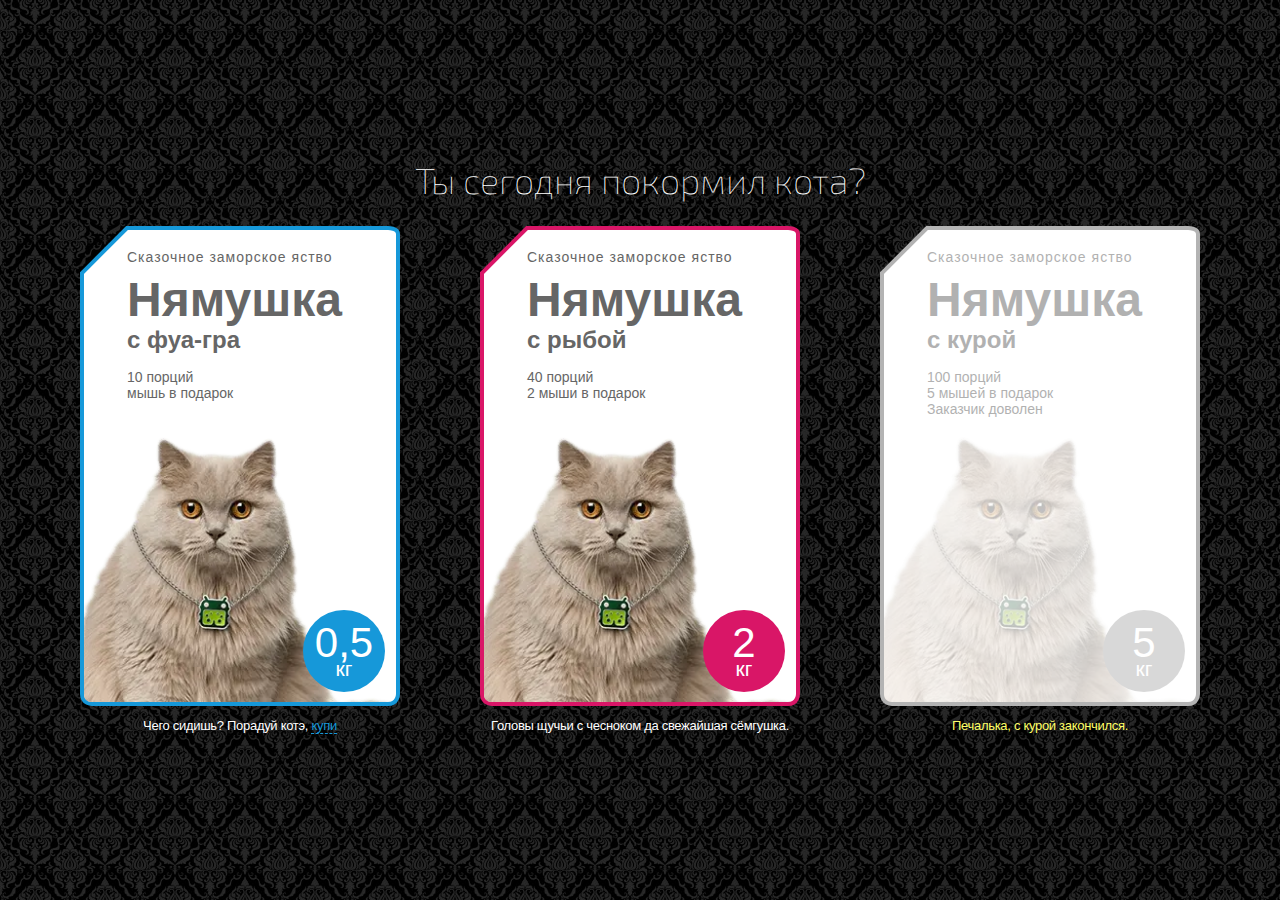
<file: fun-box/index.html>
<!DOCTYPE html><html lang="ru"><head><meta charset="utf-8"><link rel="apple-touch-icon" sizes="180x180" href="./assets/favicon/apple-touch-icon.png"><link rel="icon" type="image/png" sizes="32x32" href="./assets/favicon/favicon-32x32.png"><link rel="icon" type="image/png" sizes="16x16" href="./assets/favicon/favicon-16x16.png"><link rel="mask-icon" href="./assets/favicon/safari-pinned-tab.svg" color="#5bbad5"><meta name="msapplication-TileColor" content="#da532c"><meta name="theme-color" content="#ffffff"><meta name="viewport" content="width=device-width,initial-scale=1"><script src="./picturefill.js"></script><title>Fun Box</title><link href="vendors~main.bc35fda16f23e2eef7af.css" rel="stylesheet"><link href="main.bc35fda16f23e2eef7af.css" rel="stylesheet"></head><body><noscript>You need to enable JavaScript to run this app.</noscript><main id="root" class="main"></main><script type="text/javascript" src="vendors~main.bc35fda16f23e2eef7af.js"></script><script type="text/javascript" src="main.bc35fda16f23e2eef7af.js"></script><script type="text/javascript" src="vendors~analytics.bc35fda16f23e2eef7af.js"></script><script type="text/javascript" src="analytics.bc35fda16f23e2eef7af.js"></script></body></html>
</file>
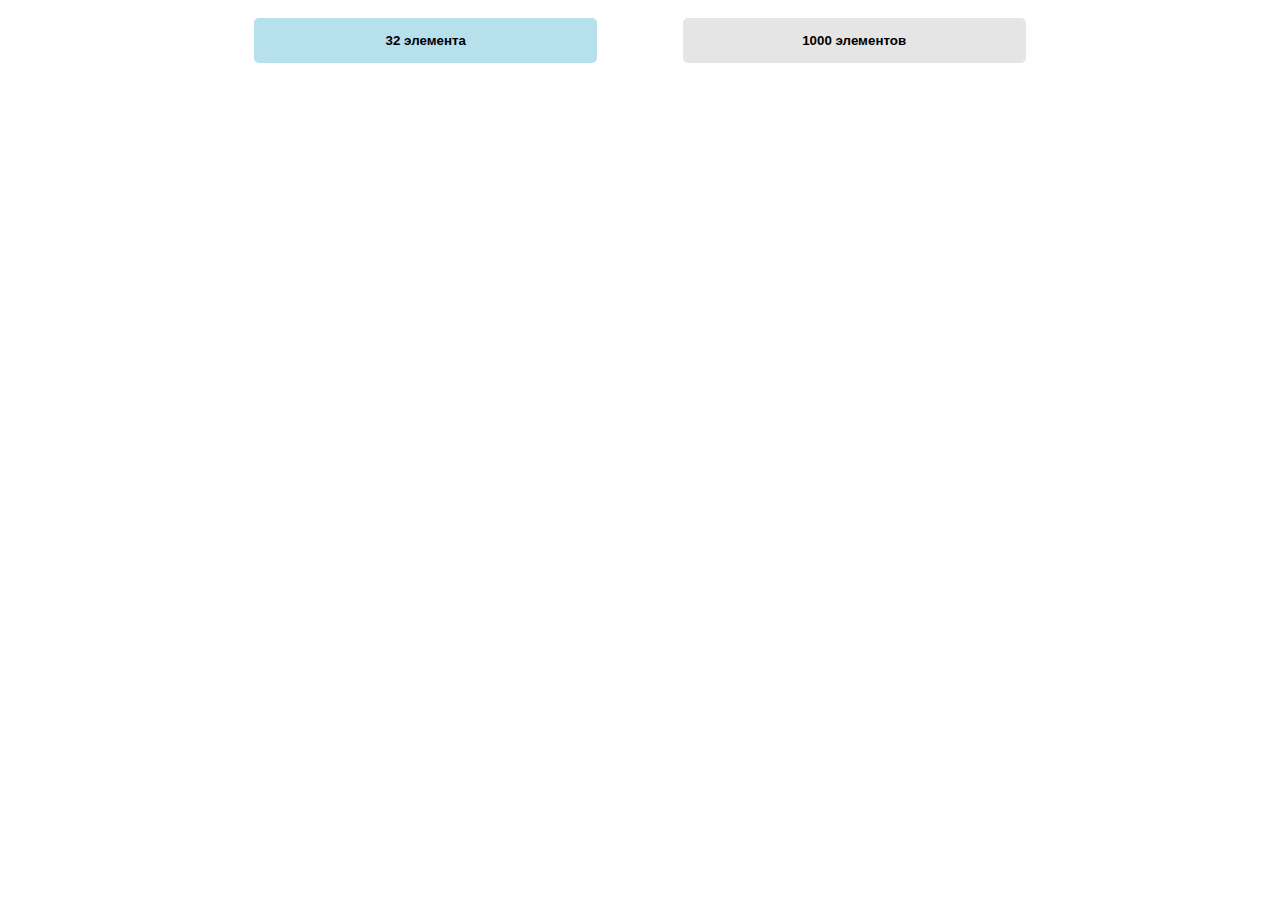
<file: interactive-table/index.html>
<!doctype html><html lang="ru"><head><meta charset="utf-8"/><link rel="icon" href="./favicon.ico"/><meta name="viewport" content="width=device-width,initial-scale=1"/><meta name="theme-color" content="#000000"/><meta name="description" content="Web site created using create-react-app"/><link rel="apple-touch-icon" href="./logo192.png"/><link rel="manifest" href="./manifest.json"/><title>My Table</title><link href="./static/css/main.0b9f14a0.chunk.css" rel="stylesheet"></head><body><noscript>You need to enable JavaScript to run this app.</noscript><div id="root"></div><script>!function(e){function t(t){for(var n,i,l=t[0],a=t[1],f=t[2],p=0,s=[];p<l.length;p++)i=l[p],Object.prototype.hasOwnProperty.call(o,i)&&o[i]&&s.push(o[i][0]),o[i]=0;for(n in a)Object.prototype.hasOwnProperty.call(a,n)&&(e[n]=a[n]);for(c&&c(t);s.length;)s.shift()();return u.push.apply(u,f||[]),r()}function r(){for(var e,t=0;t<u.length;t++){for(var r=u[t],n=!0,l=1;l<r.length;l++){var a=r[l];0!==o[a]&&(n=!1)}n&&(u.splice(t--,1),e=i(i.s=r[0]))}return e}var n={},o={1:0},u=[];function i(t){if(n[t])return n[t].exports;var r=n[t]={i:t,l:!1,exports:{}};return e[t].call(r.exports,r,r.exports,i),r.l=!0,r.exports}i.m=e,i.c=n,i.d=function(e,t,r){i.o(e,t)||Object.defineProperty(e,t,{enumerable:!0,get:r})},i.r=function(e){"undefined"!=typeof Symbol&&Symbol.toStringTag&&Object.defineProperty(e,Symbol.toStringTag,{value:"Module"}),Object.defineProperty(e,"__esModule",{value:!0})},i.t=function(e,t){if(1&t&&(e=i(e)),8&t)return e;if(4&t&&"object"==typeof e&&e&&e.__esModule)return e;var r=Object.create(null);if(i.r(r),Object.defineProperty(r,"default",{enumerable:!0,value:e}),2&t&&"string"!=typeof e)for(var n in e)i.d(r,n,function(t){return e[t]}.bind(null,n));return r},i.n=function(e){var t=e&&e.__esModule?function(){return e.default}:function(){return e};return i.d(t,"a",t),t},i.o=function(e,t){return Object.prototype.hasOwnProperty.call(e,t)},i.p="/";var l=this["webpackJsonpinteractive-table"]=this["webpackJsonpinteractive-table"]||[],a=l.push.bind(l);l.push=t,l=l.slice();for(var f=0;f<l.length;f++)t(l[f]);var c=a;r()}([])</script><script src="./static/js/2.4e1b2291.chunk.js"></script><script src="./static/js/main.b729ef0a.chunk.js"></script></body></html>
</file>
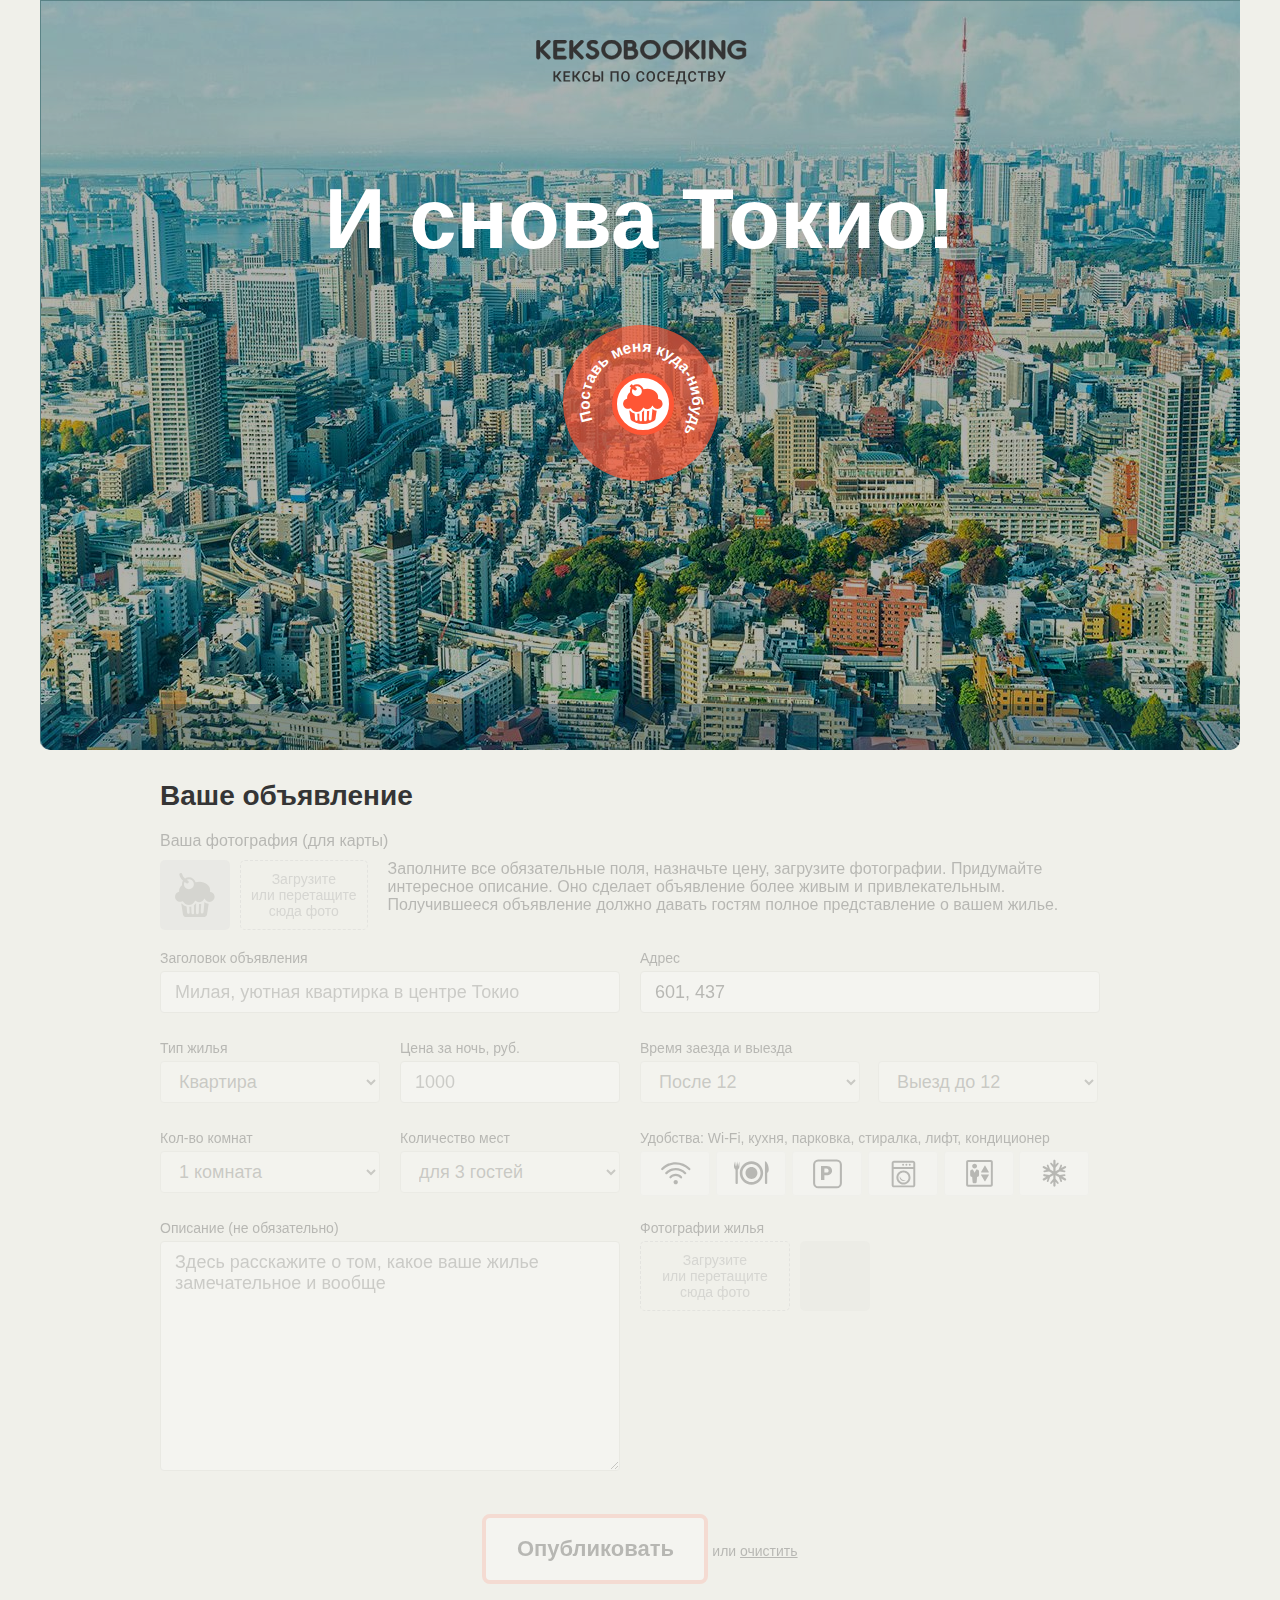
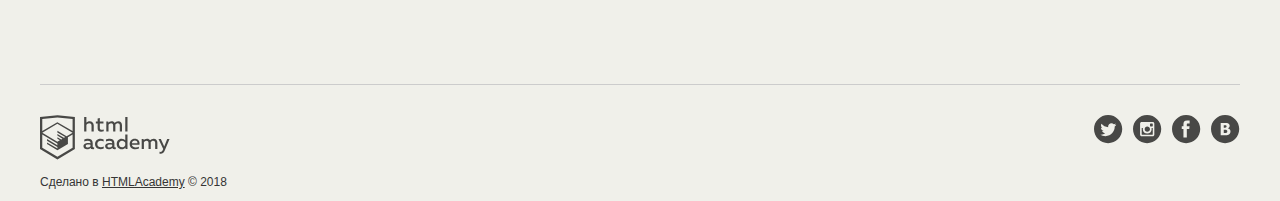
<file: keksjs/index.html>
<!DOCTYPE html>
<html lang="ru">
<head>
  <meta charset="utf-8">
  <link rel="stylesheet" href="css/normalize.css">
  <link rel="stylesheet" href="css/style.css">
  <link rel="shortcut icon" href="favicon.ico" type="image/x-icon">
  <title>Кексобукинг</title>
</head>
<body>

  <main>
    <div class="promo">
      <h1 class="promo__title visually-hidden">Keksobooking. Кексы по соседству</h1>
      <img src="img/keksobooking.svg" alt="Keksobooking. Кексы по соседству" width="215" height="45">
    </div>

    <!-- Карта объявлений -->
    <section class="map map--faded">

      <!-- Метки объявлений -->
      <div class="map__pins">
        <div class="map__overlay">
          <h2 class="map__title">И снова Токио!</h2>
        </div>
        <button class="map__pin map__pin--main" style="left: 570px; top: 375px;">
          <img src="img/muffin-red.svg" width="40" height="44" draggable="false" alt="Метка объявления">
          <svg viewBox="0 0 70 70" width="156" height="156" aria-label="Метка для поиска жилья">
            <defs>
              <path d="M35,35m-23,0a23,23 0 1,1 46,0a23,23 0 1,1 -46,0" id="tophalf" />
            </defs>
            <ellipse cx="35" cy="35" rx="35" ry="35" fill="rgba(255, 86, 53, 0.7)" />
            <text><textPath xlink:href="#tophalf" startOffset="0">Поставь меня куда-нибудь</textPath></text>
          </svg>
        </button>
      </div>

      <!-- Фильтрация объявлений -->
      <div class="map__filters-container">
        <form action="#" class="map__filters" autocomplete="off">
          <select name="housing-type" id="housing-type" class="map__filter">
            <option value="any" selected>Любой тип жилья</option>
            <option value="palace">Дворец</option>
            <option value="flat">Квартира</option>
            <option value="house">Дом</option>
            <option value="bungalo">Бунгало</option>
          </select>
          <select name="housing-price" id="housing-price" class="map__filter">
            <option value="any" selected>Любая</option>
            <option value="middle">10000 - 50000&#x20bd;</option>
            <option value="low">до 10000&#x20bd;</option>
            <option value="high">от 50000&#x20bd;</option>
          </select>
          <select name="housing-rooms" id="housing-rooms" class="map__filter">
            <option value="any" selected>Любое число комнат</option>
            <option value="1">Одна комната</option>
            <option value="2">Две комнаты</option>
            <option value="3">Три комнаты</option>
          </select>
          <select name="housing-guests" id="housing-guests" class="map__filter">
            <option value="any" selected>Любое число гостей</option>
            <option value="2">Два гостя</option>
            <option value="1">Один гость</option>
            <option value="0">Не для гостей</option>
          </select>
          <fieldset id="housing-features" class="map__features">
            <input type="checkbox" name="features" value="wifi" id="filter-wifi" class="map__checkbox visually-hidden">
            <label class="map__feature map__feature--wifi" for="filter-wifi">Wi-Fi</label>
            <input type="checkbox" name="features" value="dishwasher" id="filter-dishwasher" class="map__checkbox visually-hidden">
            <label class="map__feature map__feature--dishwasher" for="filter-dishwasher">Посудомоечная машина</label>
            <input type="checkbox" name="features" value="parking" id="filter-parking" class="map__checkbox visually-hidden">
            <label class="map__feature map__feature--parking" for="filter-parking">Парковка</label>
            <input type="checkbox" name="features" value="washer" id="filter-washer" class="map__checkbox visually-hidden">
            <label class="map__feature map__feature--washer" for="filter-washer">Стиральная машина</label>
            <input type="checkbox" name="features" value="elevator" id="filter-elevator" class="map__checkbox visually-hidden">
            <label class="map__feature map__feature--elevator" for="filter-elevator">Лифт</label>
            <input type="checkbox" name="features" value="conditioner" id="filter-conditioner" class="map__checkbox visually-hidden">
            <label class="map__feature map__feature--conditioner" for="filter-conditioner">Кондиционер</label>
           </fieldset>
        </form>
      </div>
    </section>

    <!-- Форма объявления -->
    <section class="notice">
      <h2 class="notice__title">Ваше объявление</h2>
      <form class="ad-form ad-form--disabled" method="post" enctype="multipart/form-data" autocomplete="off">
        <fieldset class="ad-form-header">
          <legend class="ad-form-header__title">Ваша фотография (для карты)</legend>
          <div class="ad-form-header__upload">
            <div class="ad-form-header__preview">
              <img src="img/muffin-grey.svg" alt="Аватар пользователя" width="40" height="44">
            </div>
            <div class="ad-form__field">
              <input type="file" id="avatar" name="avatar" class="ad-form-header__input visually-hidden">
              <label class="ad-form-header__drop-zone" for="avatar">Загрузите или&nbsp;перетащите сюда фото</label>
            </div>
            <p class="ad-form-header__info">Заполните все обязательные поля, назначьте цену, загрузите фотографии. Придумайте интересное описание. Оно сделает объявление более живым и привлекательным. Получившееся объявление должно давать гостям полное представление о вашем жилье.</p>
          </div>
        </fieldset>
        <fieldset class="ad-form__element ad-form__element--wide">
          <label class="ad-form__label" for="title">Заголовок объявления</label>
          <input id="title" name="title" type="text" placeholder="Милая, уютная квартирка в центре Токио">
        </fieldset>
        <fieldset class="ad-form__element ad-form__element--wide">
          <label class="ad-form__label" for="address">Адрес</label>
          <input id="address" name="address" type="text">
        </fieldset>
        <fieldset class="ad-form__element">
          <label class="ad-form__label" for="type">Тип жилья</label>
          <select id="type" name="type">
            <option value="bungalo">Бунгало</option>
            <option value="flat" selected>Квартира</option>
            <option value="house">Дом</option>
            <option value="palace">Дворец</option>
          </select>
        </fieldset>
        <fieldset class="ad-form__element">
          <label class="ad-form__label" for="price">Цена за ночь, руб.</label>
          <input id="price" name="price" type="number" placeholder="5000">
        </fieldset>
        <fieldset class="ad-form__element ad-form__element--time">
          <label class="ad-form__label" for="timein">Время заезда и выезда</label>
          <select id="timein" name="timein">
            <option value="12:00" selected>После 12</option>
            <option value="13:00">После 13</option>
            <option value="14:00">После 14</option>
          </select>
          <select id="timeout" name="timeout" title="Time to go out">
            <option value="12:00" selected>Выезд до 12</option>
            <option value="13:00">Выезд до 13</option>
            <option value="14:00">Выезд до 14</option>
          </select>
        </fieldset>
        <fieldset class="ad-form__element">
          <label class="ad-form__label" for="room_number">Кол-во комнат</label>
          <select id="room_number" name="rooms">
            <option value="1" selected>1 комната</option>
            <option value="2">2 комнаты</option>
            <option value="3">3 комнаты</option>
            <option value="100">100 комнат</option>
          </select>
        </fieldset>
        <fieldset class="ad-form__element">
          <label class="ad-form__label" for="capacity">Количество мест</label>
          <select id="capacity" name="capacity">
            <option value="3" selected>для 3 гостей</option>
            <option value="2">для 2 гостей</option>
            <option value="1">для 1 гостя</option>
            <option value="0" disabled>не для гостей</option>
          </select>
        </fieldset>
        <fieldset class="ad-form__element ad-form__element--wide features">
          <legend>Удобства: Wi-Fi, кухня, парковка, стиралка, лифт, кондиционер</legend>
          <input type="checkbox" name="features" value="wifi" id="feature-wifi" class="feature__checkbox visually-hidden">
          <label class="feature feature--wifi" for="feature-wifi">Wi-Fi</label>
          <input type="checkbox" name="features" value="dishwasher" id="feature-dishwasher" class="feature__checkbox visually-hidden">
          <label class="feature feature--dishwasher" for="feature-dishwasher">Посудомоечная машина</label>
          <input type="checkbox" name="features" value="parking" id="feature-parking" class="feature__checkbox visually-hidden">
          <label class="feature feature--parking" for="feature-parking">Парковка</label>
          <input type="checkbox" name="features" value="washer" id="feature-washer" class="feature__checkbox visually-hidden">
          <label class="feature feature--washer" for="feature-washer">Стиральная машина</label>
          <input type="checkbox" name="features" value="elevator" id="feature-elevator" class="feature__checkbox visually-hidden">
          <label class="feature feature--elevator" for="feature-elevator">Лифт</label>
          <input type="checkbox" name="features" value="conditioner" id="feature-conditioner" class="feature__checkbox visually-hidden">
          <label class="feature feature--conditioner" for="feature-conditioner">Кондиционер</label>
        </fieldset>
        <fieldset class="ad-form__element ad-form__element--wide">
          <label class="ad-form__label" for="description">Описание (не обязательно)</label>
          <textarea id="description" name="description" placeholder="Здесь расскажите о том, какое ваше жилье замечательное и вообще"></textarea>
        </fieldset>
        <fieldset class="ad-form__element ad-form__element--wide">
          <label class="ad-form__label">Фотографии жилья</label>
          <div class="ad-form__photo-container">
            <div class="ad-form__upload">
              <input type="file" id="images" name="images" class="ad-form__input visually-hidden">
              <label for="images" class="ad-form__drop-zone">Загрузите или&nbsp;перетащите сюда фото</label>
            </div>
            <div class="ad-form__photo"></div>
          </div>
        </fieldset>
        <fieldset class="ad-form__element ad-form__element--submit">
          <button class="ad-form__submit" type="submit">Опубликовать</button>
          или <button class="ad-form__reset" type="reset">очистить</button>
        </fieldset>
      </form>
    </section>
  </main>

  <footer class="footer container">
    <div class="footer__copyright copyright">
      <a class="copyright__link copyright__link--image" href="https://htmlacademy.ru/intensive/javascript">
        <img src="img/htmla-logo.svg" width="130" height="45" alt="HTML Academy" class="copyright__logo">
      </a>
      <p>Сделано в <a class="copyright__link copyright__link--text" href="https://htmlacademy.ru/intensive/javascript">HTMLAcademy</a> &copy; 2018</p>
    </div>
    <ul class="footer__contacts contacts">
      <li><a href="https://twitter.com/htmlacademy_ru" class="contacts__link contacts__link--twitter">Twitter</a></li>
      <li><a href="https://www.instagram.com/htmlacademy/" class="contacts__link contacts__link--instagram">Instagtam</a></li>
      <li><a href="https://www.facebook.com/htmlacademy" class="contacts__link contacts__link--facebook">Facebook</a></li>
      <li><a href="https://vk.com/htmlacademy" class="contacts__link contacts__link--vk">VK</a></li>
    </ul>
  </footer>

  <!-- Модальное окно с информацией об объявлении -->
  <template id="card">
    <article class="map__card popup">
      <img src="img/avatars/user01.png" class="popup__avatar" width="70" height="70" alt="Аватар пользователя">
      <button type="button" class="popup__close">Закрыть</button>
      <h3 class="popup__title">Уютное гнездышко для молодоженов</h3>
      <p class="popup__text popup__text--address">102-0082 Tōkyō-to, Chiyoda-ku, Ichibanchō, 14−3</p>
      <p class="popup__text popup__text--price">5200&#x20bd;<span>/ночь</span></p>
      <h4 class="popup__type">Квартира</h4>
      <p class="popup__text popup__text--capacity">2 комнаты для 3 гостей</p>
      <p class="popup__text popup__text--time">Заезд после 14:00, выезд до 10:00</p>
      <ul class="popup__features">
        <li class="popup__feature popup__feature--wifi"></li>
        <li class="popup__feature popup__feature--dishwasher"></li>
        <li class="popup__feature popup__feature--parking"></li>
        <li class="popup__feature popup__feature--washer"></li>
        <li class="popup__feature popup__feature--elevator"></li>
        <li class="popup__feature popup__feature--conditioner"></li>
      </ul>
      <p class="popup__description">Великолепная квартира-студия в центре Токио. Подходит как туристам, так и бизнесменам. Квартира полностью укомплектована и недавно отремонтирована.</p>
      <div class="popup__photos">
        <img src="" class="popup__photo" width="45" height="40" alt="Фотография жилья">
      </div>
    </article>
  </template>

  <!-- Метка объявления -->
  <template id="pin">
    <button type="button" class="map__pin" style="left: 200px; top: 400px;"><img src="img/avatars/user07.png" width="40" height="40" draggable="false" alt="Метка объявления"></button>
  </template>

  <!-- Сообщение об успешном создании объявления -->
  <template id="success">
    <div class="success">
      <p class="success__message">Ваше объявление<br>успешно размещено!</p>
    </div>
  </template>

  <!-- Сообщение об ошибке создания объеявления -->
  <template id="error">
    <div class="error">
      <p class="error__message">Ошибка загрузки объявления</p>
      <button class="error__button" href="#">Попробовать снова</button>
    </div>
  </template>
<script src="js/const.js"></script>
<script src="js/backend.js"></script>
<script src="js/debounce.js"></script>
<script src="js/pin.js"></script>
<script src="js/card.js"></script>
<script src="js/map.js"></script>
<script src="js/filter.js"></script>
<script src="js/form.js"></script>
<script src="js/main-pin.js"></script>
<script src="js/upload-photo.js"></script>
</body>
</html>
</file>
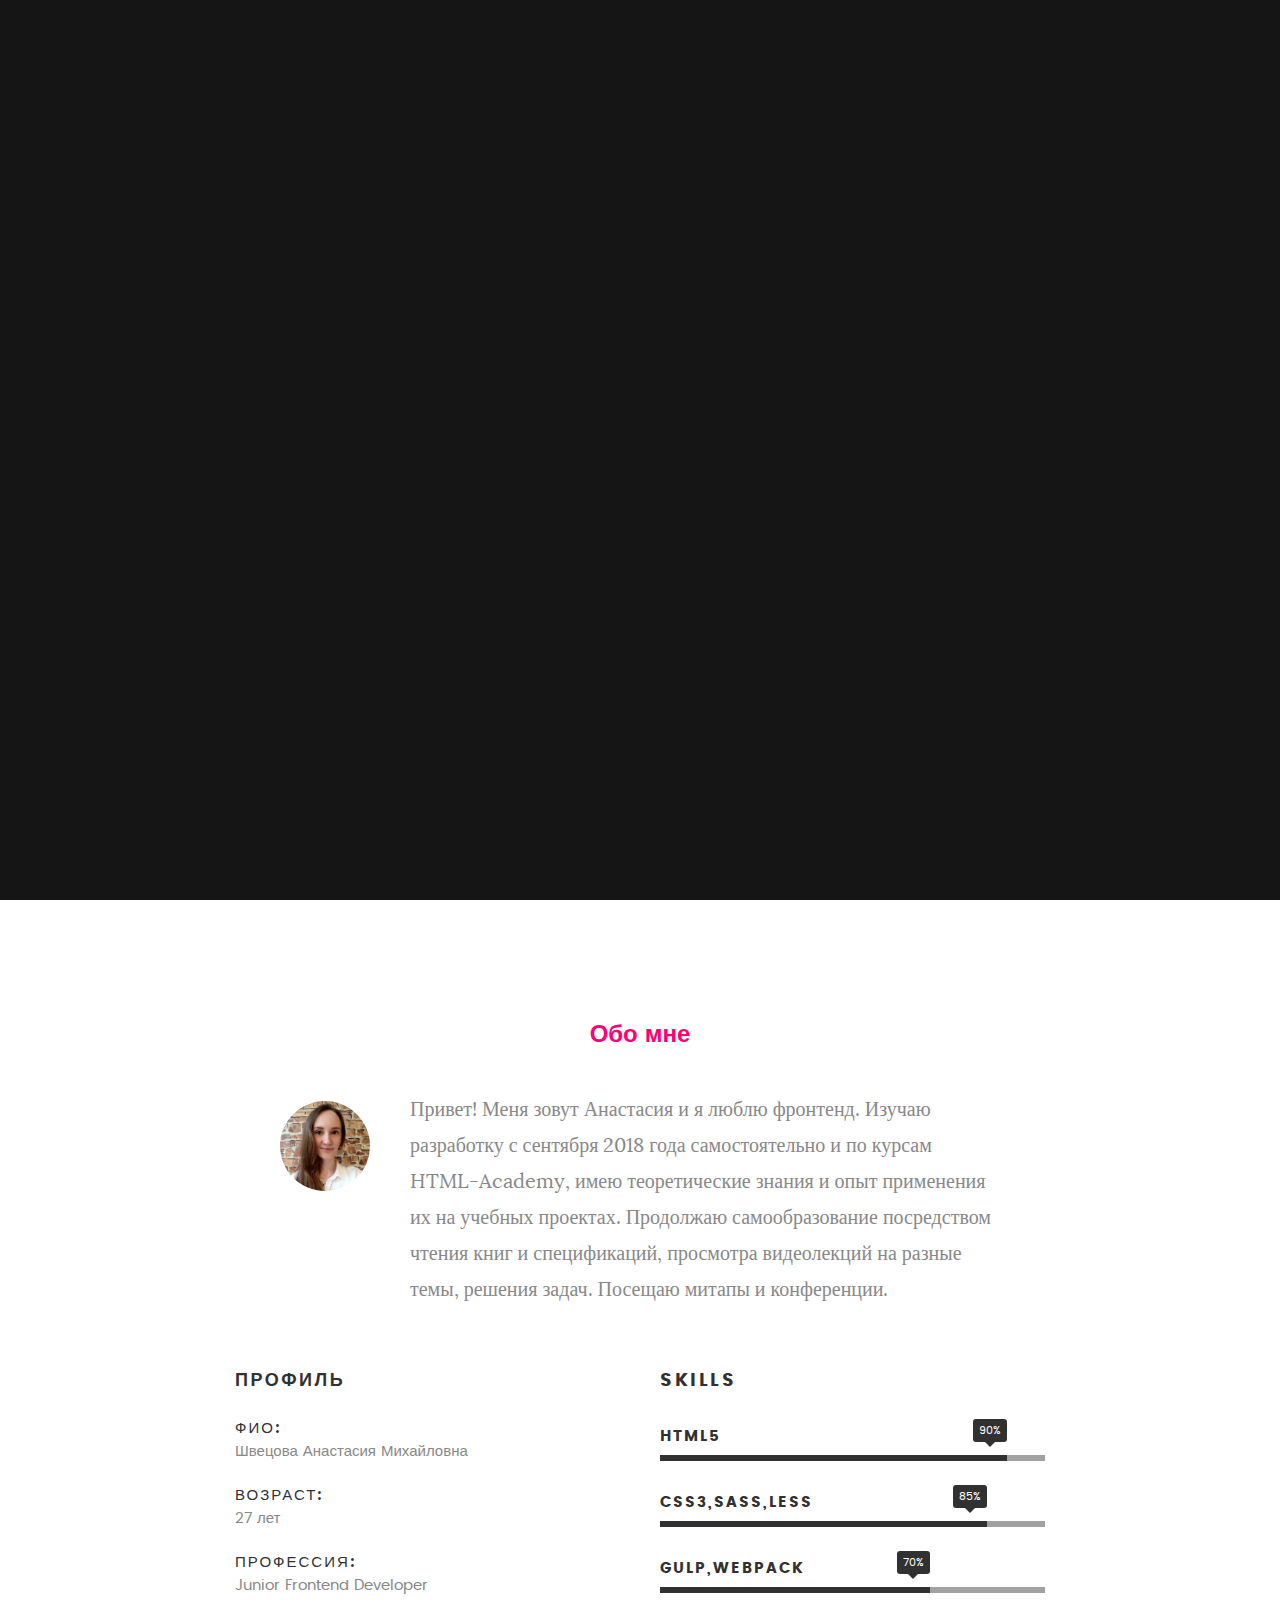
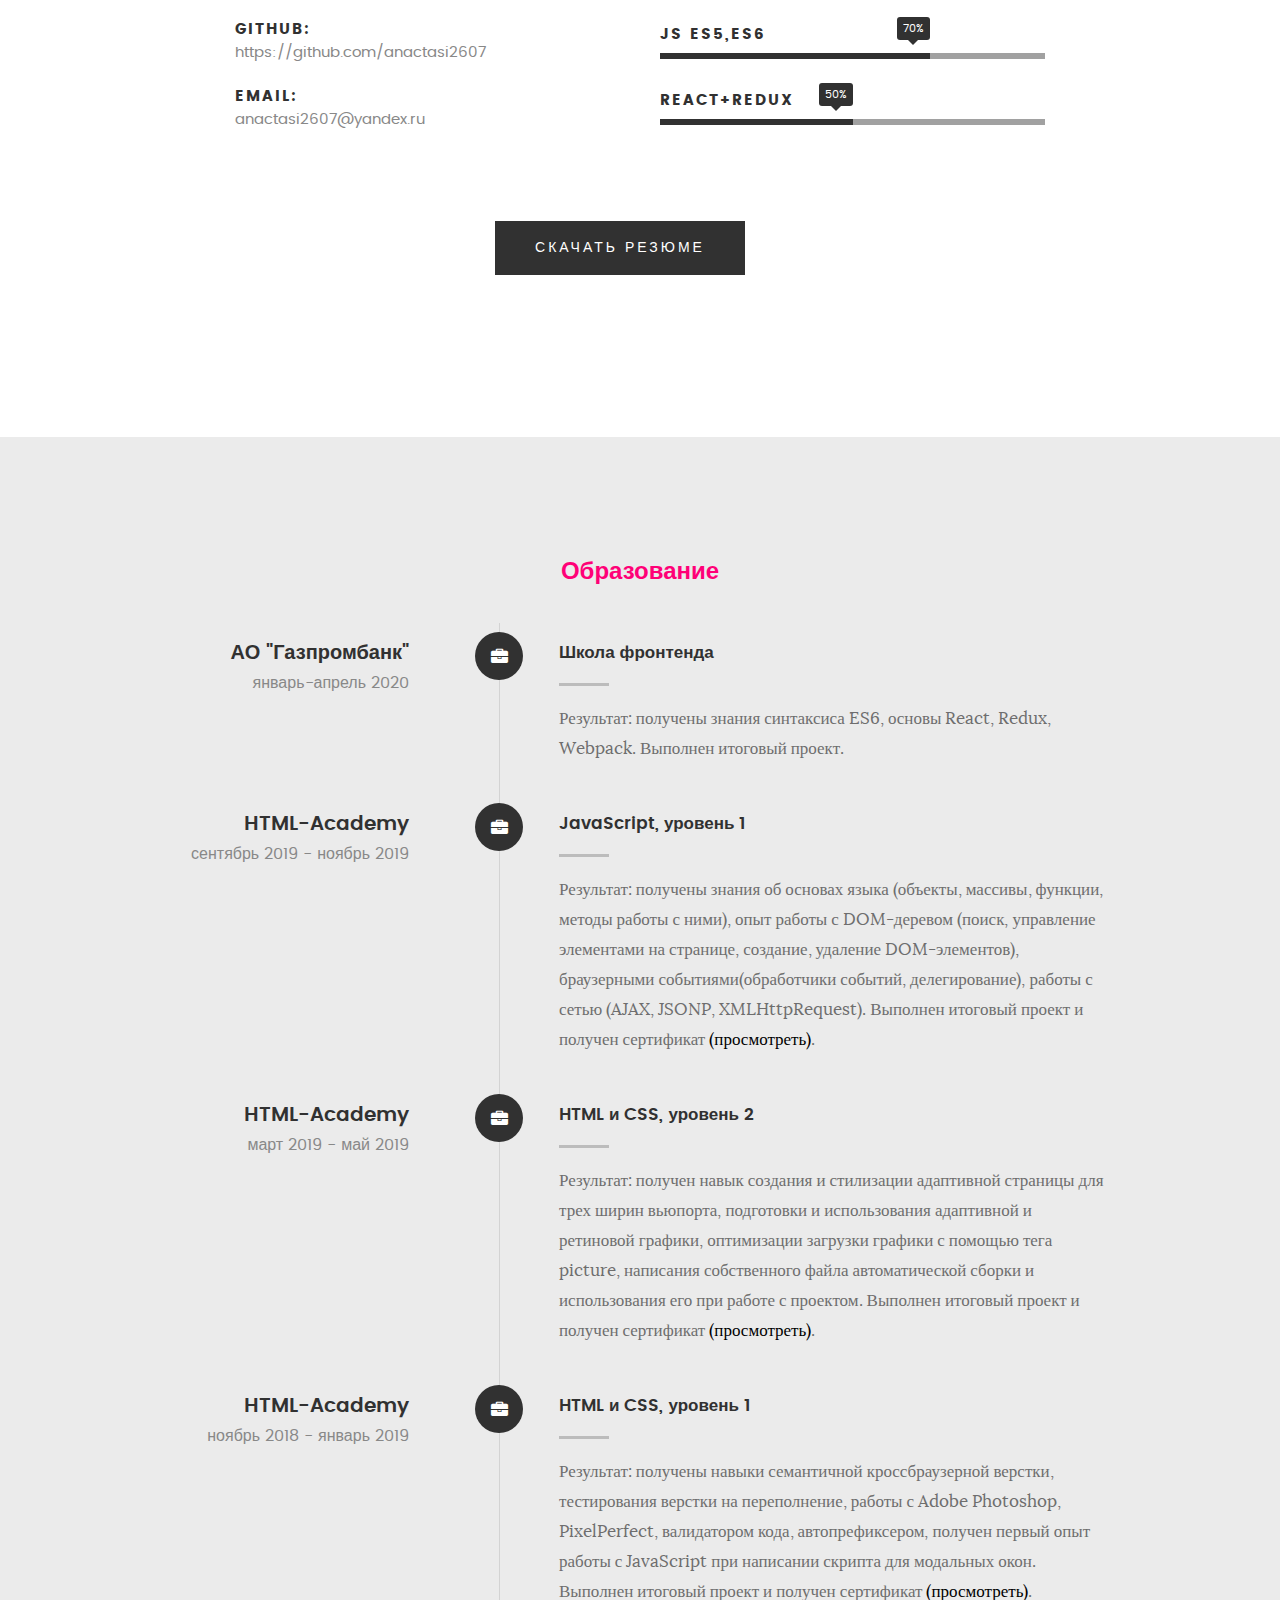
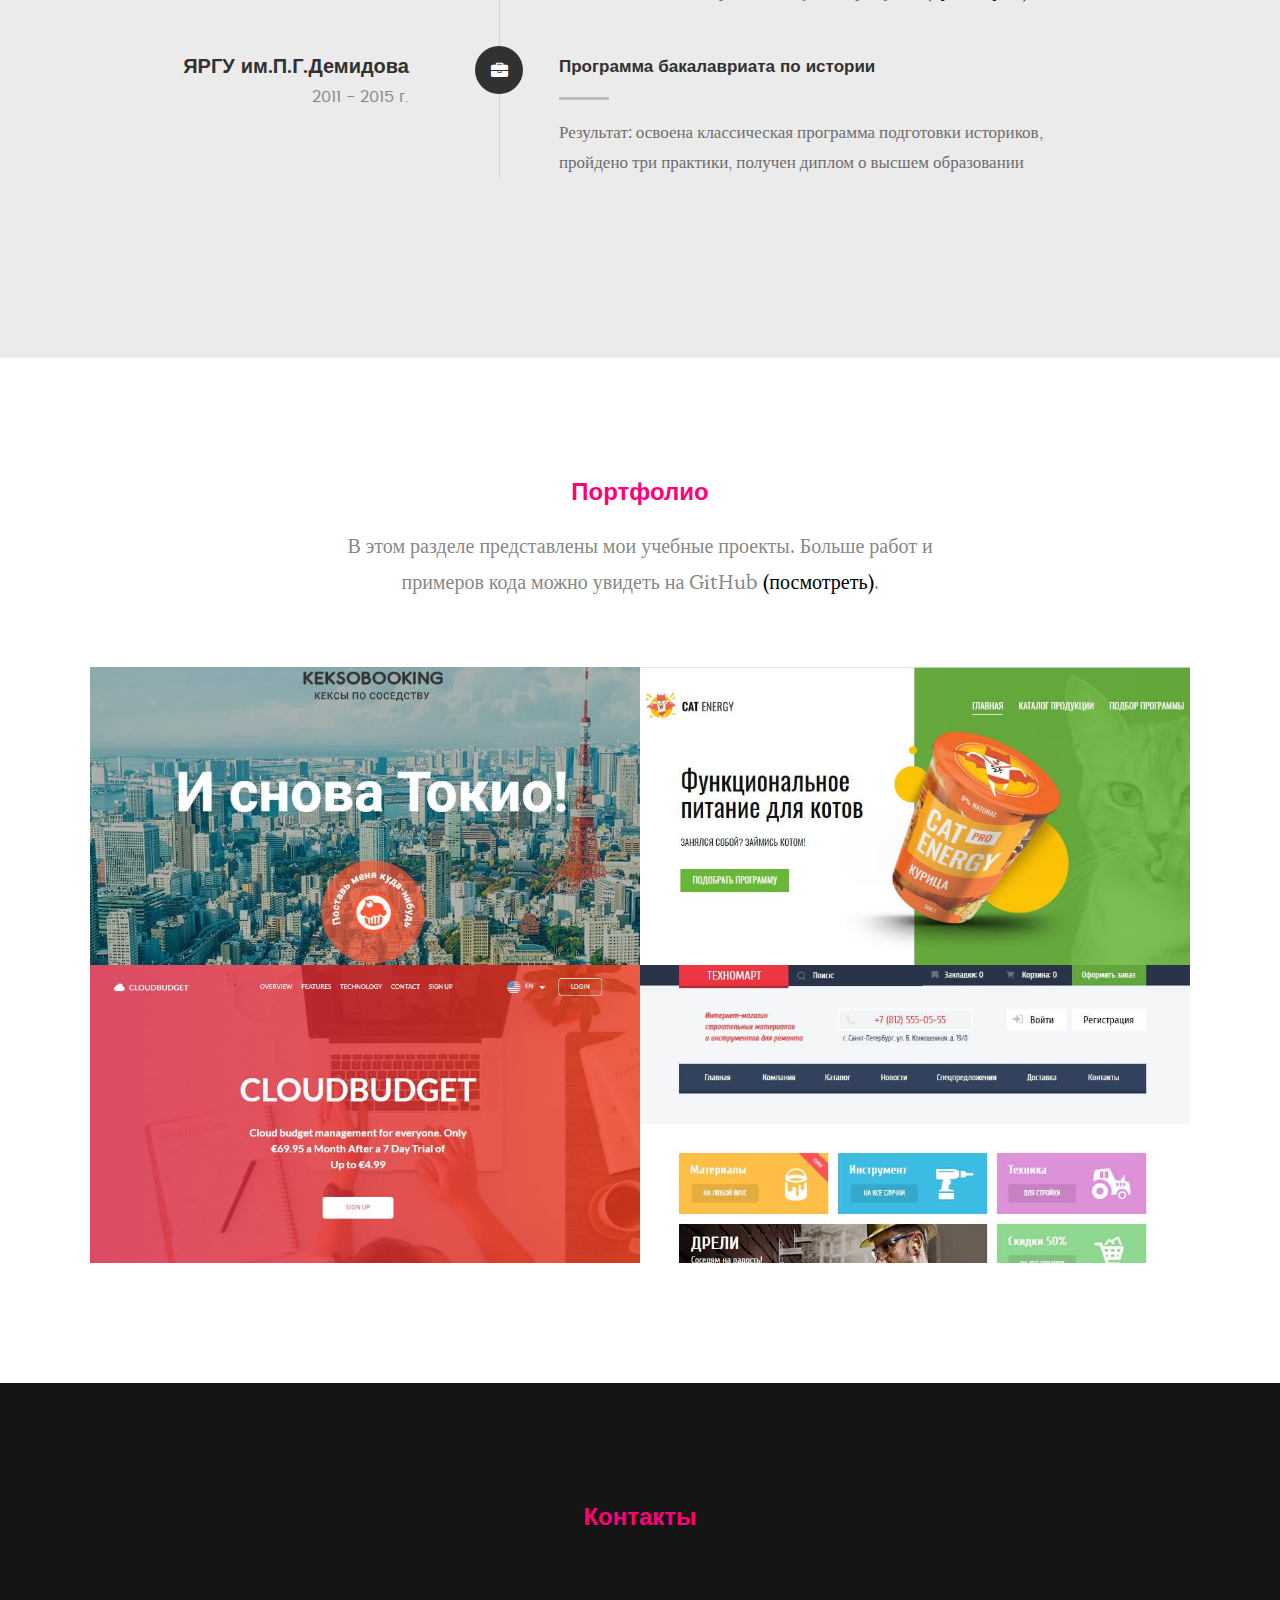
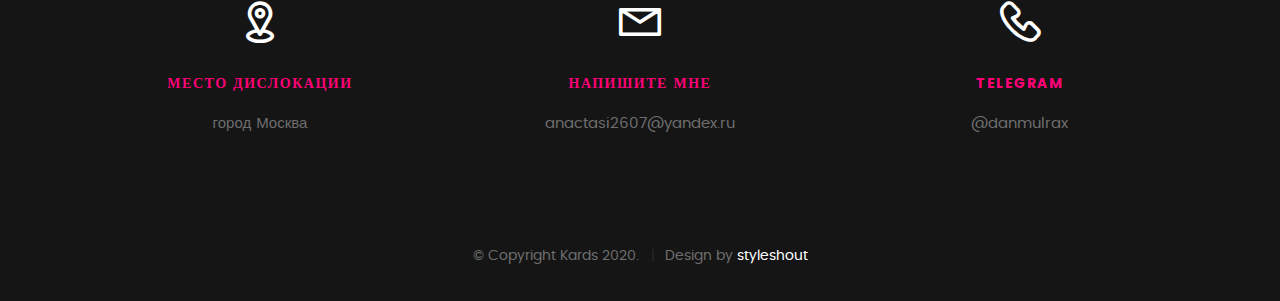
<file: portfolio/index.html>
<!DOCTYPE html><html class="no-js" lang="ru"><head><meta charset="utf-8"><title>Портфолио</title><meta name="description" content=""><meta name="author" content=""><meta name="viewport" content="width=device-width,initial-scale=1,maximum-scale=1"><link rel="stylesheet" href="css/base.css"><link rel="stylesheet" href="css/main.css"><link rel="stylesheet" href="css/vendor.css"><script src="js/modernizr.js"></script><script src="js/pace.min.js"></script><link rel="icon" type="image/png" href="favicon.png"></head><body id="top"><header><div class="row"><div class="top-bar"><a class="menu-toggle" href="#"><span>Menu</span></a><div class="logo"><a href="index.html">Портфолио</a></div><nav id="main-nav-wrap"><ul class="main-navigation"><li class="current"><a class="smoothscroll" href="#intro" title="">К началу</a></li><li><a class="smoothscroll" href="#about" title="">Обо мне</a></li><li><a class="smoothscroll" href="#portfolio" title="">Портфолио</a></li><li><a class="smoothscroll" href="#contact" title="">Контакты</a></li></ul></nav></div></div></header><section id="intro"><div class="intro-overlay"></div><div class="intro-content"><div class="row"><div class="col-twelve"><h5>Hello, World.</h5><h1>Анастасия Швецова</h1><p class="intro-position"><span>Junior Front-end Developer</span></p><a class="button stroke smoothscroll" href="#about" title="">Больше обо мне</a></div></div></div></section><section id="about"><div class="row section-intro"><div class="col-twelve"><h2>Обо мне</h2><div class="intro-info"><img src="images/profile-pic.jpg" alt="Profile Picture"><p class="lead">Привет! Меня зовут Анастасия и я люблю фронтенд. Изучаю разработку с сентября 2018 года самостоятельно и по курсам HTML-Academy, имею теоретические знания и опыт применения их на учебных проектах. Продолжаю самообразование посредством чтения книг и спецификаций, просмотра видеолекций на разные темы, решения задач. Посещаю митапы и конференции.</p></div></div></div><div class="row about-content"><div class="col-six tab-full"><h3>Профиль</h3><ul class="info-list"><li><strong>ФИО:</strong> <span>Швецова Анастасия Михайловна</span></li><li><strong>Возраст:</strong> <span>27 лет</span></li><li><strong>Профессия:</strong> <span>Junior Frontend Developer</span></li><li><strong>GitHub:</strong> <span>https://github.com/anactasi2607</span></li><li><strong>Email:</strong> <span>anactasi2607@yandex.ru</span></li></ul></div><div class="col-six tab-full"><h3>Skills</h3><ul class="skill-bars"><li><div class="progress percent90"><span>90%</span></div><strong>HTML5</strong></li><li><div class="progress percent85"><span>85%</span></div><strong>CSS3,SASS,LESS</strong></li><li><div class="progress percent70"><span>70%</span></div><strong>Gulp,Webpack</strong></li><li><div class="progress percent70"><span>70%</span></div><strong>JS ES5,ES6</strong></li><li><div class="progress percent50"><span>50%</span></div><strong>React+Redux</strong></li></ul></div></div><div class="row button-section"><div class="col-twelve"><a href="Резюме Швецова.pdf" title="Download CV" class="button button-primary" download="">Скачать резюме</a></div></div></section><section id="resume" class="grey-section"><div class="row resume-timeline"><div class="col-twelve resume-header"><h2>Образование</h2></div><div class="col-twelve"><div class="timeline-wrap"><div class="timeline-block"><div class="timeline-ico"><i class="fa fa-briefcase"></i></div><div class="timeline-header"><h3>АО "Газпромбанк"</h3><p>январь-апрель 2020</p></div><div class="timeline-content"><h4>Школа фронтенда</h4><p>Результат: получены знания синтаксиса ES6, основы React, Redux, Webpack. Выполнен итоговый проект.</p></div></div><div class="timeline-block"><div class="timeline-ico"><i class="fa fa-briefcase"></i></div><div class="timeline-header"><h3>HTML-Academy</h3><p>сентябрь 2019 - ноябрь 2019</p></div><div class="timeline-content"><h4>JavaScript, уровень 1</h4><p>Результат: получены знания об основах языка (объекты, массивы, функции, методы работы с ними), опыт работы с DOM-деревом (поиск, управление элементами на странице, создание, удаление DOM-элементов), браузерными событиями(обработчики событий, делегирование), работы с сетью (AJAX, JSONP, XMLHttpRequest). Выполнен итоговый проект и получен сертификат <a href="images/js1.jpg" target="_blank">(просмотреть)</a>.</p></div></div><div class="timeline-block"><div class="timeline-ico"><i class="fa fa-briefcase"></i></div><div class="timeline-header"><h3>HTML-Academy</h3><p>март 2019 - май 2019</p></div><div class="timeline-content"><h4>HTML и CSS, уровень 2</h4><p>Результат: получен навык создания и стилизации адаптивной страницы для трех ширин вьюпорта, подготовки и использования адаптивной и ретиновой графики, оптимизации загрузки графики с помощью тега picture, написания собственного файла автоматической сборки и использования его при работе с проектом. Выполнен итоговый проект и получен сертификат <a href="images/html2.jpg" target="_blank">(просмотреть)</a>.</p></div></div><div class="timeline-block"><div class="timeline-ico"><i class="fa fa-briefcase"></i></div><div class="timeline-header"><h3>HTML-Academy</h3><p>ноябрь 2018 - январь 2019</p></div><div class="timeline-content"><h4>HTML и CSS, уровень 1</h4><p>Результат: получены навыки семантичной кроссбраузерной верстки, тестирования верстки на переполнение, работы с Adobe Photoshop, PixelPerfect, валидатором кода, автопрефиксером, получен первый опыт работы с JavaScript при написании скрипта для модальных окон. Выполнен итоговый проект и получен сертификат <a href="images/html1.jpg" target="_blank">(просмотреть)</a>.</p></div></div><div class="timeline-block"><div class="timeline-ico"><i class="fa fa-briefcase"></i></div><div class="timeline-header"><h3>ЯРГУ им.П.Г.Демидова</h3><p>2011 - 2015 г.</p></div><div class="timeline-content"><h4>Программа бакалавриата по истории</h4><p>Результат: освоена классическая программа подготовки историков, пройдено три практики, получен диплом о высшем образовании</p></div></div></div></div></div></section><section id="portfolio"><div class="row section-intro"><div class="col-twelve"><h2>Портфолио</h2><p class="lead">В этом разделе представлены мои учебные проекты. Больше работ и примеров кода можно увидеть на GitHub <a href="https://github.com/anactasi2607?tab=repositories" target="_blank">(посмотреть)</a>.</p></div></div><div class="row portfolio-content"><div class="col-twelve"><div id="folio-wrapper" class="block-1-2 block-mob-full stack"><div class="bgrid folio-item"><div class="item-wrap"><img src="images/portfolio/keks-prev.jpg" alt="Кексобукинг"> <a href="#modal-01" class="overlay"><div class="folio-item-table"><div class="folio-item-cell"><h3 class="folio-title">Кексобукинг</h3><span class="folio-types">Сервис для размещения и подачи объявлений об аренде недвижимости.</span></div></div></a></div></div><div class="bgrid folio-item"><div class="item-wrap"><img src="images/portfolio/energy-prev.jpg" alt="Cat Energy"> <a href="#modal-02" class="overlay"><div class="folio-item-table"><div class="folio-item-cell"><h3 class="folio-title">Cat Energy</h3><span class="folio-types">Интернет-магазин питания для котов.</span></div></div></a></div></div><div class="bgrid folio-item"><div class="item-wrap"><img src="images/portfolio/cloud-prev.jpg" alt="CloudBudget"> <a href="#modal-03" class="overlay"><div class="folio-item-table"><div class="folio-item-cell"><h3 class="folio-title">CloudBudget</h3><span class="folio-types">Сайт-лендинг для программы электронного бюджета.</span></div></div></a></div></div><div class="bgrid folio-item"><div class="item-wrap"><img src="images/portfolio/tech-prev.jpg" alt="Техномарт"> <a href="#modal-04" class="overlay"><div class="folio-item-table"><div class="folio-item-cell"><h3 class="folio-title">Техномарт</h3><span class="folio-types">Интернет-магазин строительных материалов и инструментов для ремонта.</span></div></div></a></div></div><div id="modal-01" class="popup-modal slider mfp-hide"><div class="media"><img src="images/portfolio/modals/keks-mod.jpg" alt="Кексобукинг"></div><div class="description-box"><h4>Кексобукинг</h4><p>Проект создан в процессе освоения основ языка JavaScript. На его примере изучены объекты, массивы, функции, DOM-дерево, браузерные события, работа с сетью(AJAX, JSONP, XMLHttpRequest).</p></div><div class="link-box"><a href="https://anactasi2607.github.io/keksjs/" target="_blank">Подробнее</a> <a href="#" class="popup-modal-dismiss">Закрыть</a></div></div><div id="modal-02" class="popup-modal slider mfp-hide"><div class="media"><img src="images/portfolio/modals/energy-mod.jpg" alt="Cat Energy"></div><div class="description-box"><h4>Cat Energy</h4><p>Проект создан для изучения адаптивной верстки с ретиновой графикой для трех ширин вьюпорта. На его примере изученые процессы подготовки графики, оптимизации загрузки, создания собственной конфигурации автоматической сборки и ее использование.</p></div><div class="link-box"><a href="https://anactasi2607.github.io/cat-energy/" target="_blank">Подробнее</a> <a href="#" class="popup-modal-dismiss">Закрыть</a></div></div><div id="modal-03" class="popup-modal slider mfp-hide"><div class="media"><img src="images/portfolio/modals/cloud-mod.jpg" alt="CloudBudget"></div><div class="description-box"><h4>CloudBudget</h4><p>Проект создан для закрепления навыков семантичной фиксированной кроссбраузерной верстки.</p></div><div class="link-box"><a href="https://anactasi2607.github.io/cloudbudget/" target="_blank">Подробнее</a> <a href="#" class="popup-modal-dismiss">Закрыть</a></div></div><div id="modal-04" class="popup-modal slider mfp-hide"><div class="media"><img src="images/portfolio/modals/tech-mod.jpg" alt="Техномарт"></div><div class="description-box"><h4>Техномарт</h4><p>Проект создан для освоения семантичной кроссбраузерной верстки. На его примере изучены теги, освоены программы графических редакторов, подготовка графики, PixelPerfect, работа с валидатором кода, автопрефиксером, получен первый опыт работы с JavaScript.</p></div><div class="link-box"><a href="https://anactasi2607.github.io/technomart/" target="_blank">Подробнее</a> <a href="#" class="popup-modal-dismiss">Закрыть</a></div></div></div></div></div></section><section id="contact"><div class="row section-intro"><div class="col-twelve"><h2>Контакты</h2></div></div><div class="row contact-info"><div class="col-four tab-full"><div class="icon"><i class="icon-pin"></i></div><h5>Место дислокации</h5><p>город Москва</p></div><div class="col-four tab-full collapse"><div class="icon"><i class="icon-mail"></i></div><h5>Напишите мне</h5><p>anactasi2607@yandex.ru</p></div><div class="col-four tab-full"><div class="icon"><i class="icon-phone"></i></div><h5>Telegram</h5><p>@danmulrax</p></div></div></section><footer><div class="row"><div class="col-six col-seven tab-full"><div class="copyright"><span>© Copyright Kards 2020.</span> <span>Design by <a href="http://www.styleshout.com/">styleshout</a></span></div></div><div id="go-top"><a class="smoothscroll" title="Back to Top" href="#top"><i class="fa fa-long-arrow-up"></i></a></div></div></footer><div id="preloader"><div id="loader"></div></div><script src="js/jquery-2.1.3.min.js"></script><script src="js/plugins.js"></script><script src="js/main.js"></script></body></html>
</file>
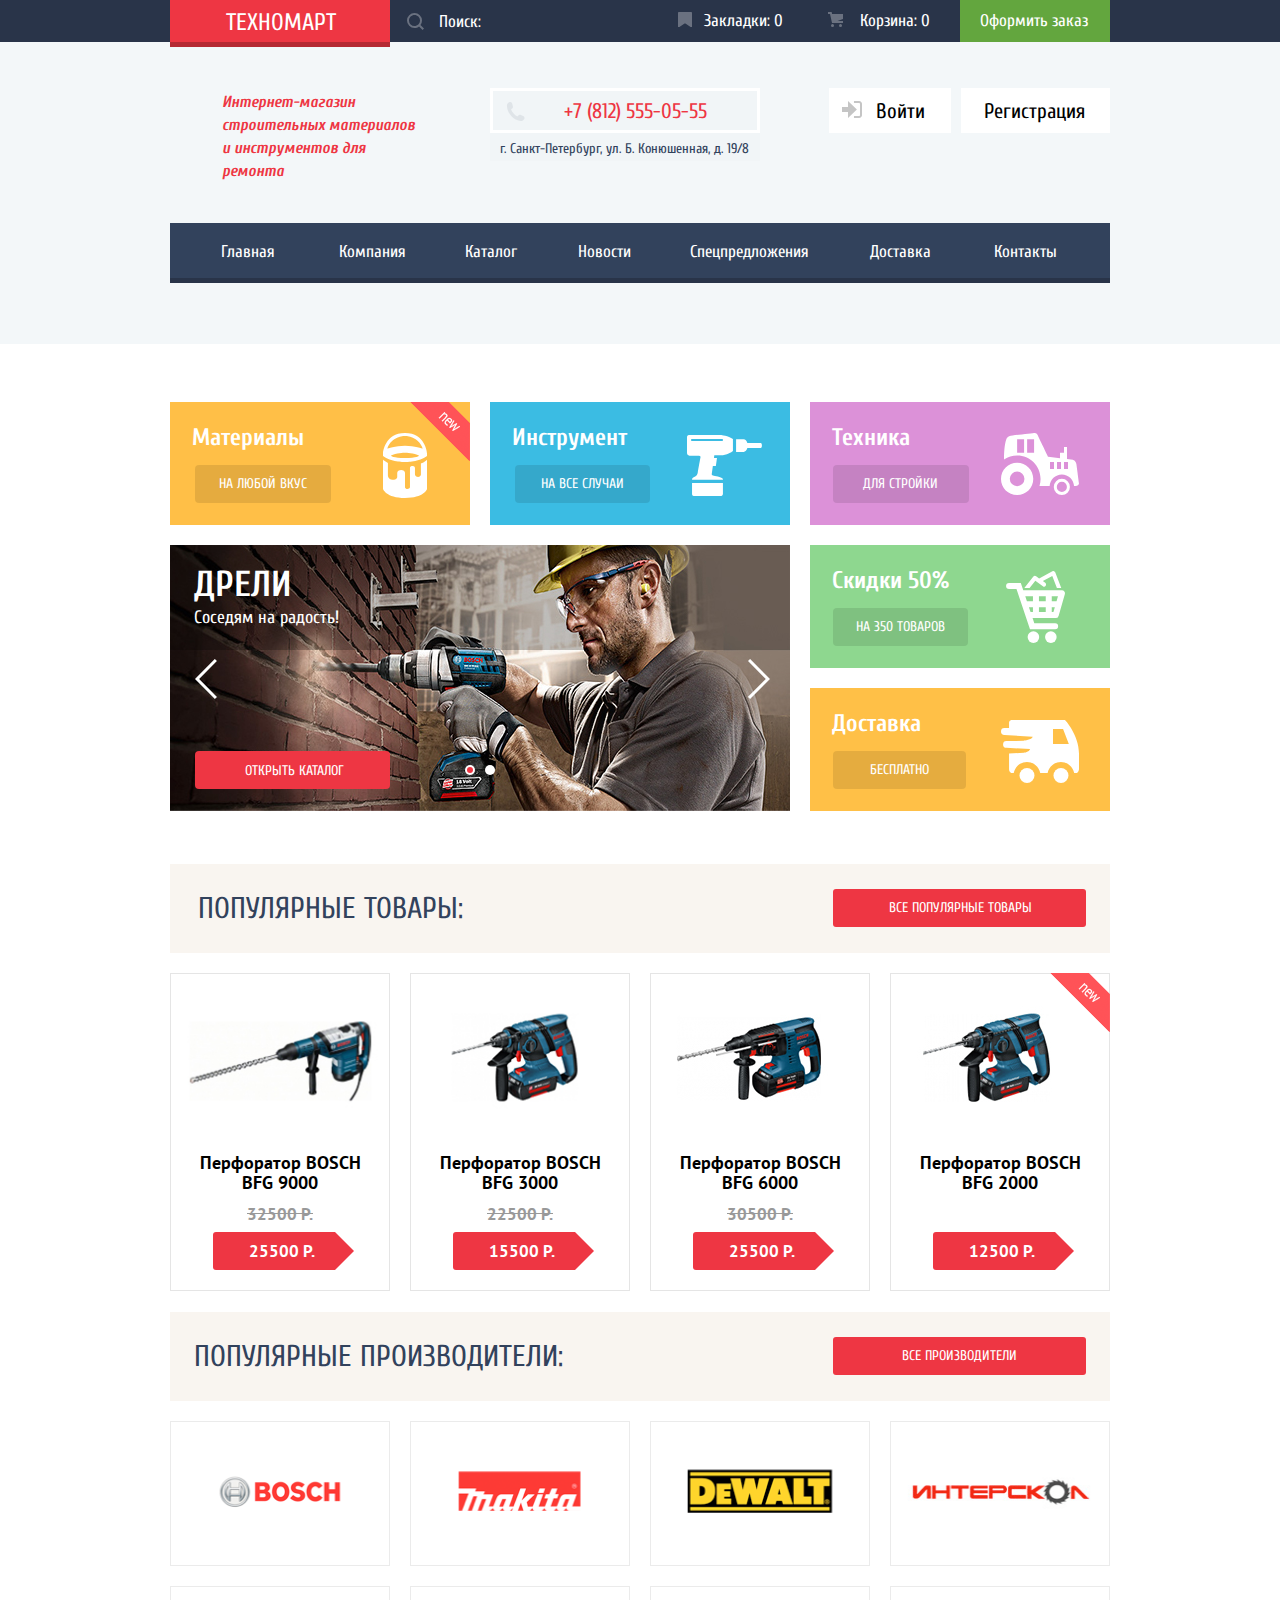
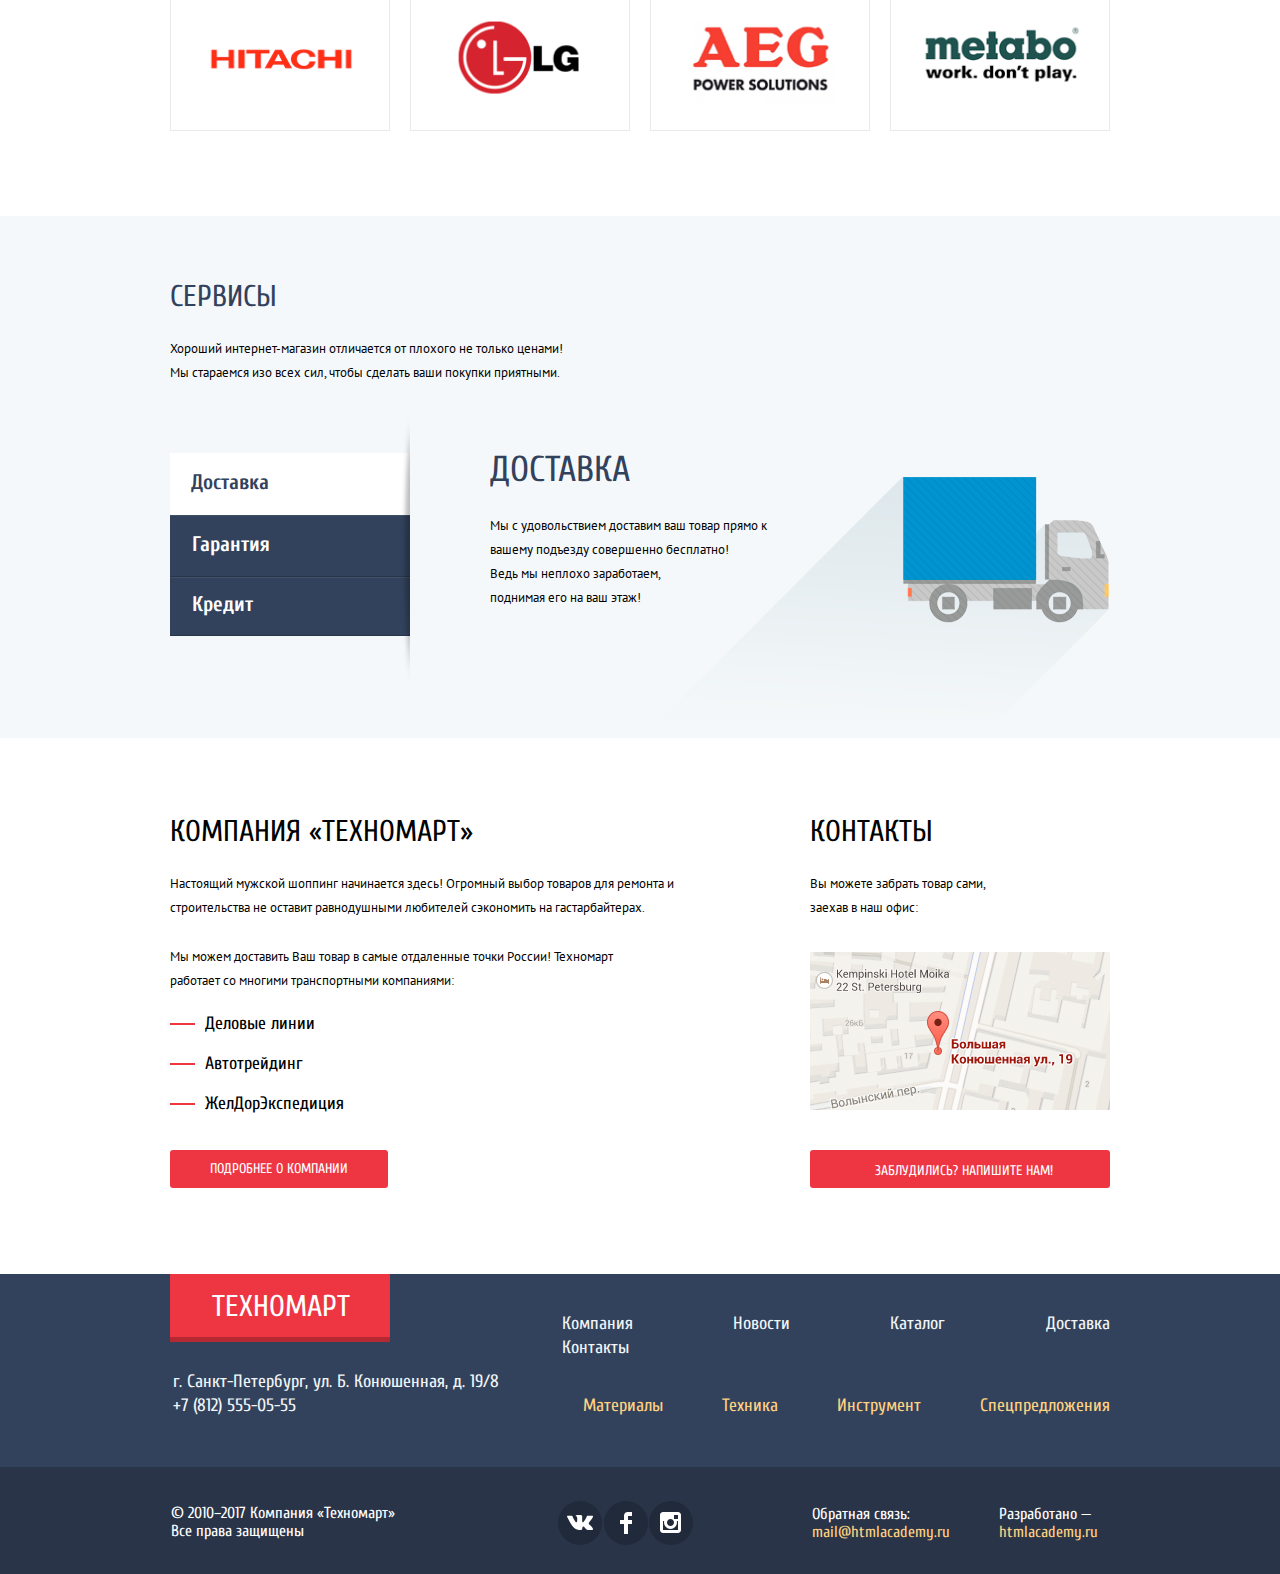
<file: technomart/index.html>
<!DOCTYPE html><html lang="ru"> <head> <meta charset="utf-8"> <title>HTML Academy: Техномарт</title> <link href="css/normalize.css" rel="stylesheet"> <link href="https://fonts.googleapis.com/css?family=Cuprum:400,400i,700%7CPT+Sans:400,700&amp;subset=cyrillic" rel="stylesheet"> <link href="css/minstyle.css" rel="stylesheet"> </head> <body> <header class="main-header"> <div class="container"> <div class="wholly-header-top container"> <a class="main-logo"> ТЕХНОМАРТ </a> <div class="header-top"> <form class="search" action="https://echo.htmlacademy.ru" method="post"> <input class="search-text" type="search" name="search" placeholder="Поиск:" id="search"> <label class="visually-hidden" for="search">Поиск по сайту</label> <svg xmlns="http://www.w3.org/2000/svg" width="17" height="17" viewBox="0 0 17 17"><path fill="#ffffff" d="M17 15.586l-3.542-3.542A7.465 7.465 0 0 0 15 7.5 7.5 7.5 0 1 0 7.5 15c1.71 0 3.282-.579 4.544-1.542L15.586 17 17 15.586zM2 7.5C2 4.467 4.467 2 7.5 2 10.532 2 13 4.467 13 7.5c0 3.032-2.468 5.5-5.5 5.5A5.506 5.506 0 0 1 2 7.5z"/></svg> </form> <a class="marker-list" href="#">Закладки: <span>0</span></a> <a class="basket" href="#">Корзина: <span>0</span></a> <a href="#">Оформить заказ</a> </div></div><div class="header-container container"> <h1 class="main-title">Интернет-магазин строительных материалов и&nbsp;инструментов для ремонта</h1> <div class="header-contacts"> <a class="tel" href="tel:+78125550555">+7 (812) 555-05-55</a> <span class="address">г. Санкт-Петербург, ул. Б. Конюшенная, д. 19/8</span> </div><ul class="user-navigation index-user-navigation"> <li class="user-link-big user-out"> <a class="login-link" href="#"> <svg xmlns="http://www.w3.org/2000/svg" width="20" height="17" viewBox="0 0 20 17"><path fill="#c5c5c5" d="M14.875 8.5L6 0v6H0v5h6v6z"/><path fill="#c5c5c5" d="M16.986 15.01h-5.027V17h5.027c2.178 0 3.004-1.81 3.029-3.026V3.028C19.99 1.811 19.164 0 16.986 0h-5.027v1.99h5.027c.839 0 .992.681 1.01 1.057v10.904c-.017.376-.171 1.059-1.01 1.059z"/></svg> Войти </a> </li><li class="user-link-big user-out"><a class="check-in" href="#">Регистрация</a></li><li class="user-link-big user-in"><a class="entrance-profile" href="#"><span class="visually-hidden">Вход в профайл</span><svg xmlns="http://www.w3.org/2000/svg" width="20" height="18" viewBox="0 0 20 18"><path fill="#c5c5c5" d="M17.881 14.166c-2.144-.735-4.256-1.666-5.207-2.39-.657-.501-.77-1.618-.517-2.415 1.118-.903 1.864-2.477 1.864-4.278C14.021 2.276 12.221 0 10 0S5.979 2.276 5.979 5.083c0 1.801.746 3.374 1.863 4.277.253.798.141 1.915-.517 2.416-.95.724-3.063 1.654-5.207 2.39S0 18 0 18h20s.025-3.099-2.119-3.834z"/></svg> Равшан Джамшутович</a><a class="output-profile" href="#"><span class="visually-hidden">Выход</span><svg xmlns="http://www.w3.org/2000/svg" width="21" height="17" viewBox="0 0 21 17"><g fill="#c5c5c5"><path fill="#c5c5c5" d="M21 8.5L12.125 0v6h-6v5h6v6z"/><path fill="#c5c5c5" d="M3.106 13.952V3.048c.018-.376.171-1.057 1.01-1.057h5.027V0H4.116C1.938 0 1.112 1.81 1.087 3.027v10.946C1.112 15.189 1.938 17 4.116 17h5.027v-1.99H4.116c-.839 0-.992-.683-1.01-1.058z"/></g></svg></a> </li><li class="user-link-small user-in"><a class="orders" href="#">Мои заказы</a></li><li class="user-link-small user-in"><a class="profile" href="#">Личный кабинет</a></li></ul> </div><nav class="main-navigation"> <ul class="site-navigation container"> <li><a>Главная</a></li><li><a href="#">Компания</a></li><li><a href="catalog.html">Каталог</a></li><li><a href="#">Новости</a></li><li><a href="#">Спецпредложения</a></li><li><a href="#">Доставка</a></li><li><a href="#">Контакты</a></li></ul> </nav> </div></header> <main> <div class="container"> <div class="index-wrapper"> <div class="shop-sections"> <div class="promo"> <ul class="shop-sections-1"> <li class="section-1"> <div class="flag-shop flag-new">новинка</div><h3 class="title-shop-section">Материалы</h3> <a class="button-shop-section" href="#">на любой вкус</a> </li><li class="section-2"> <h3 class="title-shop-section">Инструмент</h3> <a class="button-shop-section" href="#">на все случаи</a> </li></ul> <section class="slider"> <h2 class="visually-hidden">Дрели и перфораторы</h2> <input class="visually-hidden slider-input-1" type="radio" id="product-1" name="toggle" checked> <input class="visually-hidden slider-input-2" type="radio" id="product-2" name="toggle"> <div class="slider-controls"> <label class="slider-controls-item slider-controls-item--1" for="product-1">Первый</label> <label class="slider-controls-item slider-controls-item--2" for="product-2">Второй</label> </div><div class="slider-arrows"> <label class="slider-arrows-item slider-arrows-item--1" for="product-1">Влево</label> <label class="slider-arrows-item slider-arrows-item--2" for="product-2">Вправо</label> </div><ul class="slider-list"> <li class="slider-item"> <h3>Дрели</h3> <p class="slider-title-1">Соседям на радость!</p><a class="red-button-shop" href="catalog.html">открыть каталог</a> </li><li class="slider-item"> <h3>Перфораторы</h3> <p class="slider-title-2">Настоящие мужские игрушки</p><a class="red-button-shop" href="catalog.html">открыть каталог</a> </li></ul> </section> </div><ul class="shop-sections-2"> <li class="section-3"> <h3 class="title-shop-section">Техника</h3> <a class="button-shop-section" href="#">для стройки</a> </li><li class="section-5"> <h3 class="title-shop-section">Скидки 50%</h3> <a class="button-shop-section" href="#">на 350 товаров</a> </li><li class="section-6"> <h3 class="title-shop-section">Доставка</h3> <a class="button-shop-section" href="#">бесплатно</a> </li></ul> </div><section class="catalog"> <div class="catalog-column-title"> <h2 class="title">Популярные товары:</h2> <a href="#" class="button red-button">Все популярные товары</a> </div><ul class="catalog-list"> <li class="catalog-item"> <article> <div class="product-buttons"> <a href="#" class="button buy">Купить</a> <a href="#" class="button marker">В закладки</a> </div><a class="product-picture" href="#"> <div class="image"> <img src="img/bfg9000.jpg" width="216" height="164" alt="Перфоратор BOSCH BFG 9000"> </div><h3> Перфоратор BOSCH BFG 9000 </h3> </a> <div class="old-price">32500 Р.</div><div class="price">25500 Р.</div></article> </li><li class="catalog-item"> <article> <div class="product-buttons"> <a href="#" class="button buy">Купить</a> <a href="#" class="button marker">В закладки</a> </div><a class="product-picture" href="#"> <div class="image"> <img src="img/bfg3000.jpg" width="216" height="165" alt="Перфоратор BOSCH BFG 3000"> </div><h3> Перфоратор BOSCH BFG 3000 </h3> </a> <div class="old-price">22500 Р.</div><div class="price">15500 Р.</div></article> </li><li class="catalog-item"> <article> <div class="product-buttons"> <a href="#" class="button buy">Купить</a> <a href="#" class="button marker">В закладки</a> </div><a class="product-picture" href="#"> <div class="image"> <img src="img/bfg6000.jpg" width="216" height="165" alt="Перфоратор BOSCH BFG 6000"> </div><h3> Перфоратор BOSCH BFG 6000 </h3> </a> <div class="old-price">30500 Р.</div><div class="price">25500 Р.</div></article> </li><li class="catalog-item"> <article> <div class="flag flag-new">новинка</div><div class="product-buttons"> <a href="#" class="button buy">Купить</a> <a href="#" class="button marker">В закладки</a> </div><a class="product-picture" href="#"> <div class="image"> <img src="img/bfg2000.jpg" width="216" height="165" alt="Перфоратор BOSCH BFG 2000"> </div><h3> Перфоратор BOSCH BFG 2000 </h3> </a> <div class="old-price"></div><div class="price">12500 Р.</div></article> </li></ul> </section> <section class="modal cart"> <h2 class="visually-hidden">Статус товара</h2> <p>Товар добавлен в корзину!</p><a href="#" class="button red-button">Оформить заказ</a> <a href="#" class="button white-button">Продолжить покупки</a> <button class="modal-close" type="button">Закрыть</button> </section> </div><section class="brands"> <div class="brands-column-title"> <h2 class="title">Популярные производители:</h2> <a href="#" class="button red-button">Все производители</a> </div><ul class="brands-logo"> <li> <a href="http://bosch.ru"> <img src="img/bosch.png" width="220" height="145" alt="Логотип фирмы Bosch" aria-label="Логотип фирмы Bosch"> </a> </li><li> <a href="http://makita.ru"> <img src="img/makita.png" width="220" height="145" alt="Логотип фирмы Makita" aria-label="Логотип фирмы Makita"> </a> </li><li> <a href="http://dewalt.ru"> <img src="img/dewalt.png" width="220" height="145" alt="Логотип фирмы Dewalt" aria-label="Логотип фирмы Dewalt"> </a> </li><li> <a href="http://interskol.ru"> <img src="img/inter.png" width="220" height="145" alt="Логотип фирмы Интерскол" aria-label="Логотип фирмы Интерскол"> </a> </li><li> <a href="http://hitachi.ru"> <img src="img/hitachi.png" width="220" height="145" alt="Логотип фирмы Hitachi" aria-label="Логотип фирмы Hitachi"> </a> </li><li> <a href="http://lg.com"> <img src="img/lg.png" width="220" height="145" alt="Логотип фирмы LG" aria-label="Логотип фирмы LG"> </a> </li><li> <a href="http://aeg.ru"> <img src="img/aeg.png" width="220" height="145" alt="Логотип фирмы AEG"> </a> </li><li> <a href="http://metabo.com"> <img src="img/metabo.png" width="220" height="145" alt="Логотип фирмы Metabo"> </a> </li></ul> </section> </div><section class="advantages"> <div class="services-container"> <div class="services"> <h2 class="title">Сервисы</h2> <p>Хороший интернет-магазин отличается от плохого не только ценами! Мы стараемся изо всех сил, чтобы сделать ваши покупки приятными. </p></div><div class="services-slider"> <input class="visually-hidden services-controls-input services-input-1" type="radio" id="services-1" name="relay" checked> <input class="visually-hidden services-controls-input services-input-2" type="radio" id="services-2" name="relay"> <input class="visually-hidden services-controls-input services-input-3" type="radio" id="services-3" name="relay"> <div class="services-controls"> <label class="services-controls-item services-controls-item-1" for="services-1">Доставка</label> <label class="services-controls-item services-controls-item-2" for="services-2">Гарантия</label> <label class="services-controls-item services-controls-item-3" for="services-3">Кредит</label> </div><ul class="services-list"> <li class="services-item services-item-1"> <h3>Доставка</h3> <p>Мы с удовольствием доставим ваш товар прямо к вашему подъезду совершенно бесплатно! Ведь&nbsp;мы неплохо заработаем,<br>поднимая его на ваш этаж!</p></li><li class="services-item services-item-2"> <h3>Гарантия</h3> <p>Если купленный у нас товар поломается или заискрит, <br>а также в случае пожара, спровоцированного его возгаранием, вы&nbsp;всегда можете быть уверены в нашей гарантии. Мы обменяем сгоревший товар на новый. <br>Дом уж восстановите как-нибудь сами.</p></li><li class="services-item services-item-3"> <h3>Кредит</h3> <p>Залезть в долговую яму стало проще! Кредитные консультанты придут вам на помощь.</p><a class="red-button services-red-button" href="#">Отправить заявку</a> </li></ul> </div></div></section> <div class="index-columns container"> <section class="about-us"> <h2 class="title">Компания «Техномарт»</h2> <p>Настоящий мужской шоппинг начинается здесь! Огромный выбор товаров для ремонта и строительства не оставит равнодушными любителей сэкономить на гастарбайтерах.</p><p>Мы можем доставить Ваш товар в самые отдаленные точки России! Техномарт работает со многими транспортными компаниями:</p><ul class="company"> <li><a href="#">Деловые линии</a></li><li><a href="#">Автотрейдинг</a></li><li><a href="#">ЖелДорЭкспедиция</a></li></ul> <a class="button red-button" href="#">Подробнее о компании</a> </section> <section class="contacts"> <h2 class="title">Контакты</h2> <p>Вы можете забрать товар сами, заехав в наш офис:</p><a class="map" href="https://www.google.com/maps/place/%D0%91%D0%BE%D0%BB%D1%8C%D1%88%D0%B0%D1%8F+%D0%9A%D0%BE%D0%BD%D1%8E%D1%88%D0%B5%D0%BD%D0%BD%D0%B0%D1%8F+%D1%83%D0%BB.,+19,+%D0%A1%D0%B0%D0%BD%D0%BA%D1%82-%D0%9F%D0%B5%D1%82%D0%B5%D1%80%D0%B1%D1%83%D1%80%D0%B3,+191186/@59.9387942,30.3208946,17z/data=!3m1!4b1!4m5!3m4!1s0x4696310fca5ba729:0xea9c53d4493c879f!8m2!3d59.9387942!4d30.3230833"> <img class="map-link" src="img/map.png" width="300" height="158" alt="Офис компании по адресу ул. Большая Конюшенная 19, Санкт-Петербург"> </a> <a class="button red-button write-us-button" href="#">Заблудились?&nbsp;Напишите&nbsp;нам!</a> </section> </div><section class="modal write-us"> <form action="https://echo.htmlacademy.ru" method="post"> <h2 class="visually-hidden">Напишите нам</h2> <div class="modal-column-1"> <label class="modal-label" for="user-name">Ваше имя:</label> <input class="user-name" id="user-name" type="text" name="user-name" placeholder="Имя Фамилия"> </div><div class="modal-column-2"> <label class="modal-label" for="user-mail">Ваш e-mail:</label> <input class="user-mail" id="user-mail" type="email" name="user-mail" placeholder="email@example.com"> </div><div class="modal-column-3"> <label class="modal-label" for="comment-field">Текст письма:</label> <textarea name="comment" id="comment-field" placeholder="В свободной форме"></textarea> </div><button class="button red-button" type="submit">Отправить</button> <button class="modal-close" type="button"><span class="visually-hidden">Закрыть</span></button> </form> </section> <section class="modal modal-map"> <h2 class="visually-hidden">Как до нас добраться</h2> <iframe src="https://www.google.com/maps/embed?pb=!1m18!1m12!1m3!1d499.6502758511626!2d30.323193095721365!3d59.93876101317177!2m3!1f0!2f0!3f0!3m2!1i1024!2i768!4f13.1!3m3!1m2!1s0x4696310fca5ba729%3A0xea9c53d4493c879f!2z0JHQvtC70YzRiNCw0Y8g0JrQvtC90Y7RiNC10L3QvdCw0Y8g0YPQuy4sIDE5LCDQodCw0L3QutGCLdCf0LXRgtC10YDQsdGD0YDQsywgMTkxMTg2!5e0!3m2!1sru!2sru!4v1545229886500" width="940" height="446" style="border:0" allowfullscreen></iframe> <a href="https://www.google.com/maps/place/%D0%91%D0%BE%D0%BB%D1%8C%D1%88%D0%B0%D1%8F+%D0%9A%D0%BE%D0%BD%D1%8E%D1%88%D0%B5%D0%BD%D0%BD%D0%B0%D1%8F+%D1%83%D0%BB.,+19,+%D0%A1%D0%B0%D0%BD%D0%BA%D1%82-%D0%9F%D0%B5%D1%82%D0%B5%D1%80%D0%B1%D1%83%D1%80%D0%B3,+191186/@59.9387942,30.3208946,17z/data=!3m1!4b1!4m5!3m4!1s0x4696310fca5ba729:0xea9c53d4493c879f!8m2!3d59.9387942!4d30.3230833"><img src="img/big-map.png" width="940" height="446" alt="Офис компании по адресу ул. Большая Конюшенная 19, Санкт-Петербург"></a> <button class="modal-close" type="button"><span class="visually-hidden">Закрыть</span></button> </section> </main> <footer> <div class="top-footer container"> <div class="top-footer-column"> <a class="footer-logo"> ТЕХНОМАРТ </a> <p class="footer-address">г. Санкт-Петербург, ул. Б. Конюшенная, д. 19/8</p><a class="footer-tel" href="tel:+78125550555">+7 (812) 555-05-55</a> </div><div class="top-footer-column-2"> <ul class="footer-navigation-1"> <li><a href="#">Компания</a></li><li><a href="#">Новости</a></li><li><a href="catalog.html">Каталог</a></li><li><a href="#">Доставка</a></li><li><a href="#">Контакты</a></li></ul> <ul class="footer-navigation-2"> <li><a href="#">Материалы</a></li><li><a href="#">Техника</a></li><li><a href="#">Инструмент</a></li><li><a href="#">Спецпредложения</a></li></ul> </div></div><div class="lower-footer"> <div class="container"> <div class="copyright-column"> <p class="copyright"> © 2010&ndash;2017 Компания «Техномарт»</p><p class="copyright">Все права защищены </p></div><ul class="footer-social"> <li><a class="social-button" href="#"> <svg xmlns="http://www.w3.org/2000/svg" width="26" height="15" viewBox="0 0 26 15"><path fill="#FFF" d="M16.138 11.51c.956-.309 2.18 2.04 3.483 2.939.978.681 1.727.534 1.727.534l3.473-.05s1.815-.112.957-1.554c-.071-.12-.503-1.069-2.585-3.022-2.177-2.043-1.882-1.712.739-5.244 1.597-2.153 2.236-3.468 2.036-4.028-.192-.539-1.365-.399-1.365-.399L20.69.713c-.381.001-.704.119-.851.515-.003.004-.621 1.666-1.445 3.079-1.741 2.989-2.436 3.148-2.724 2.961-.661-.433-.494-1.737-.494-2.664 0-2.897.432-4.105-.846-4.417-.427-.104-.739-.172-1.828-.182-1.392-.021-2.574 0-3.244.329-.445.223-.786.712-.579.74.26.035.843.16 1.155.586.401.552.389 1.789.389 1.789s.229 3.411-.54 3.834c-.528.29-1.25-.302-2.803-3.016-.793-1.388-1.392-2.922-1.392-2.922s-.116-.285-.326-.441c-.25-.185-.6-.244-.6-.244L.848.684S.29.7.085.946c-.182.218-.015.668-.015.668s2.909 6.881 6.203 10.347c3.02 3.182 6.452 2.971 6.452 2.971h1.555s.469-.054.709-.312c.224-.24.214-.691.214-.691s-.031-2.109.935-2.419z"/></svg><span class="visually-hidden">Вконтакте</span></a></li><li><a class="social-button" href="#"> <svg xmlns="http://www.w3.org/2000/svg" width="12" height="22" viewBox="0 0 12 22"><path fill="#FFF" d="M12 4V0H8a4 4 0 0 0-4 4v4H0v4h4v10h4V12h4V8H8V4h4z"/></svg><span class="visually-hidden">Фейсбук</span></a></li><li><a class="social-button" href="#"><svg xmlns="http://www.w3.org/2000/svg" width="21" height="21" viewBox="0 0 21 21"><path fill="#FFF" d="M18 0H3C1.35 0 0 1.35 0 3v15c0 1.65 1.35 3 3 3h15c1.65 0 3-1.35 3-3V3c0-1.65-1.35-3-3-3zm-7.5 7c1.93 0 3.5 1.57 3.5 3.5S12.43 14 10.5 14 7 12.43 7 10.5 8.57 7 10.5 7zM18 18H3V9h1.181A6.504 6.504 0 0 0 4 10.5a6.5 6.5 0 1 0 13 0 6.45 6.45 0 0 0-.181-1.5H18v9zm0-11h-4V3h4v4z"/></svg><span class="visually-hidden">Инстаграм</span></a></li></ul> <p class="feedback"> Обратная связь: <a class="feedback-mail" href="#">mail@htmlacademy.ru</a> </p><p class="developed-by"> Разработано — <a class="site" href="https://htmlacademy.ru/intensive/htmlcss">htmlacademy.ru</a> </p></div></div></footer> <script src="js/minpopup.js"></script> </body></html>
</file>
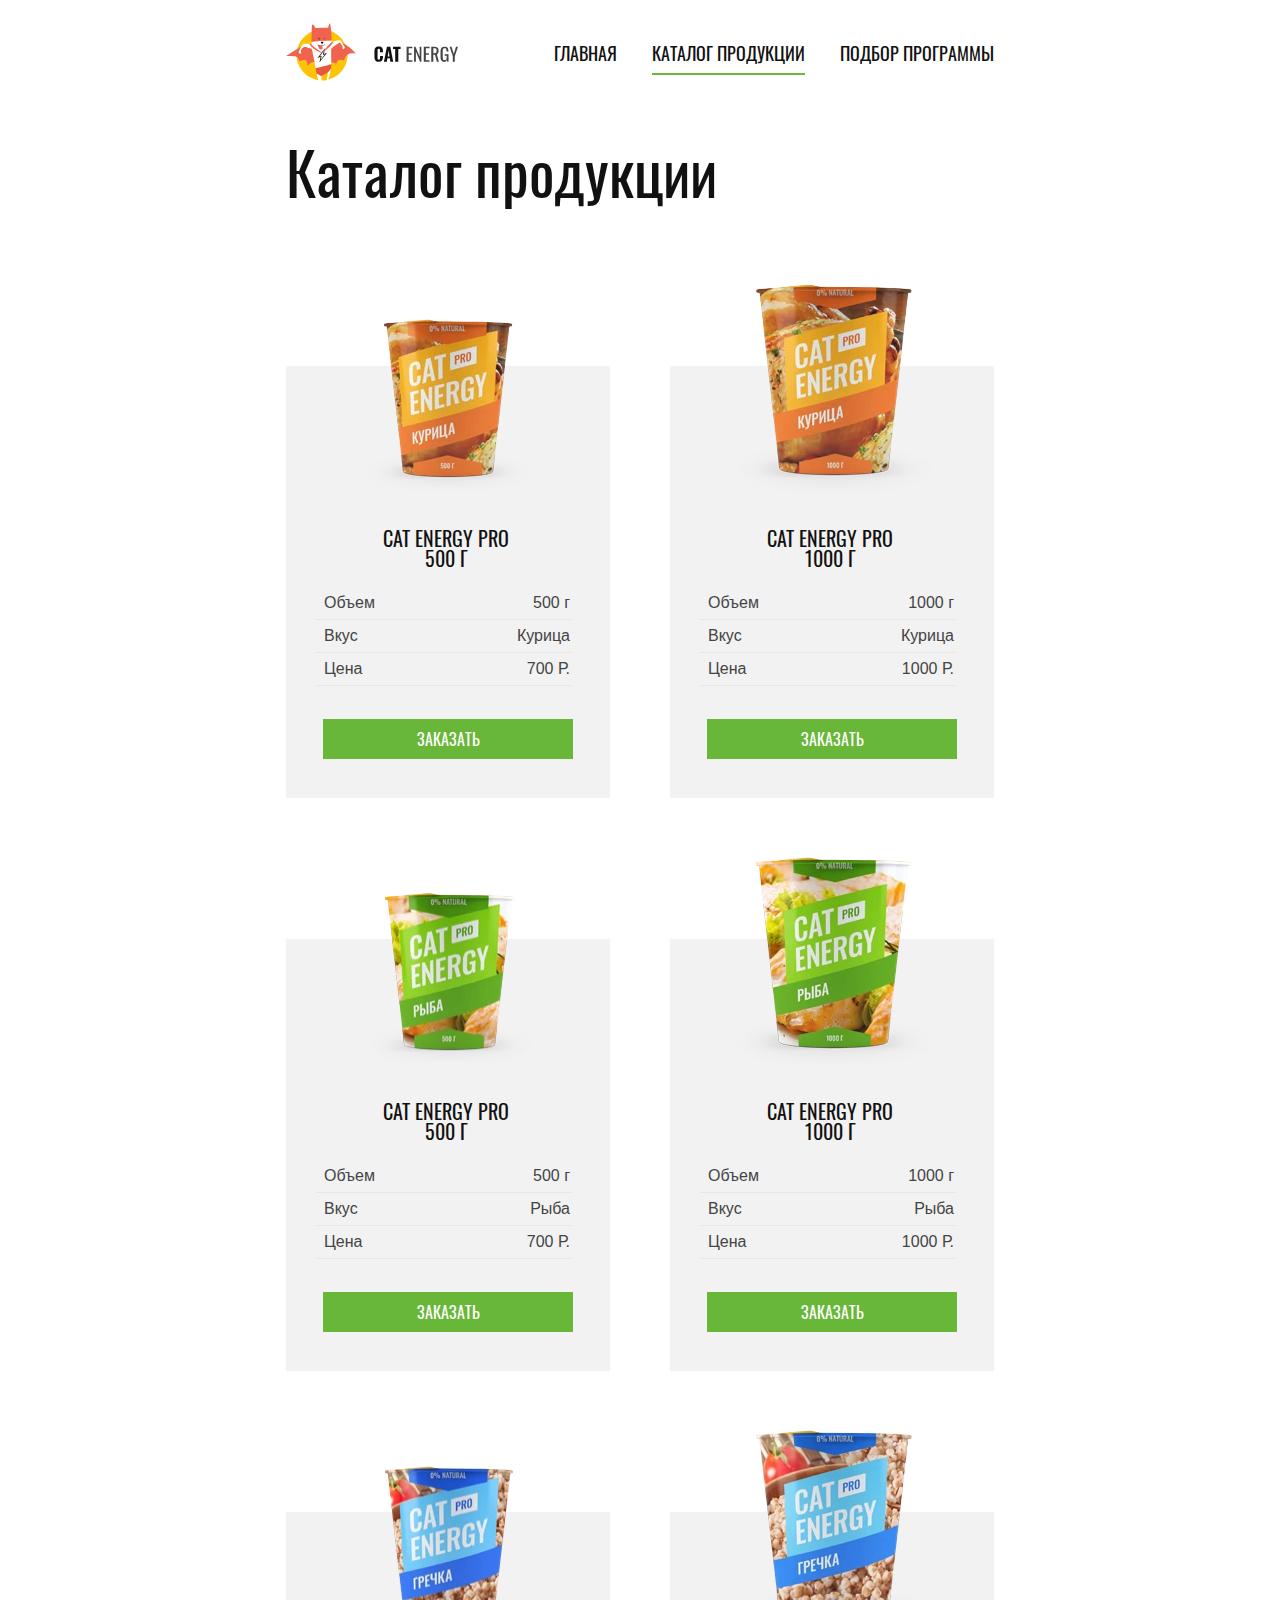
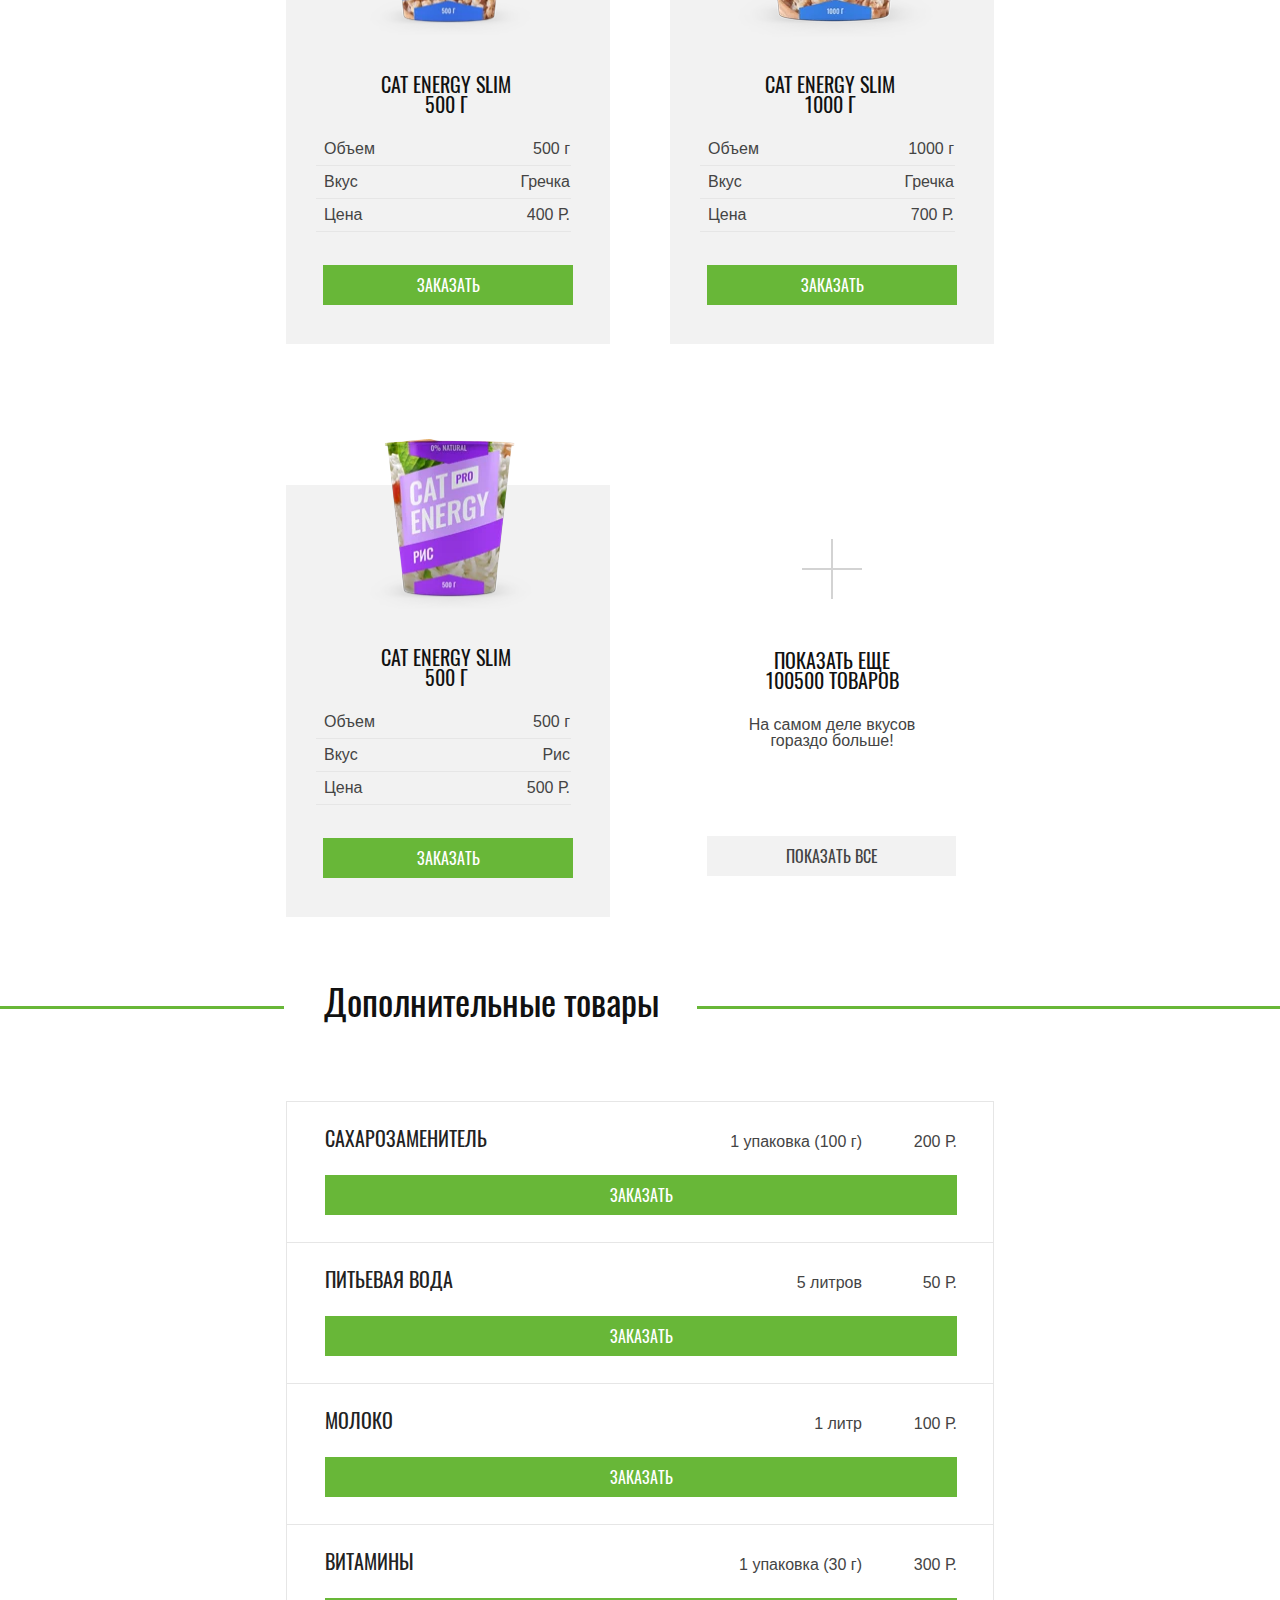
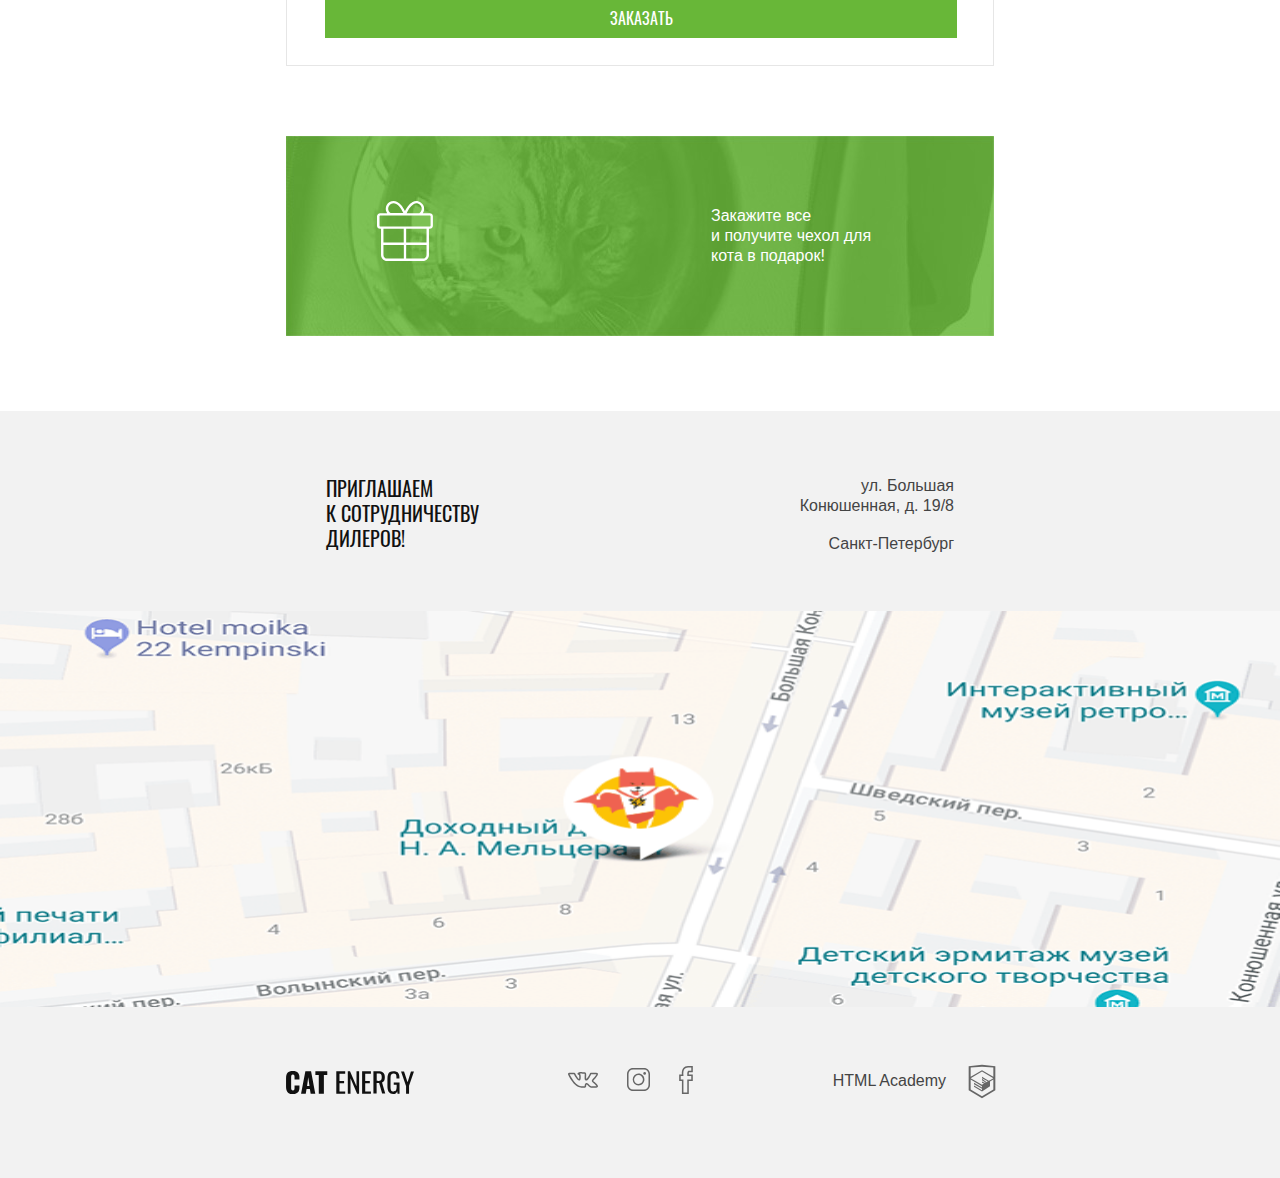
<file: cat-energy/catalog.html>
<!DOCTYPE html><html lang="ru"><head><meta charset="utf-8"><meta name="viewport" content="width=device-width,initial-scale=1"><title>HTML Academy: Кэт энерджи</title><link href="css/minstyle.css" rel="stylesheet"><link rel="shortcut icon" href="img/favicon.png" type="image/png"><link rel="preload" href="fonts/oswaldmedium.woff2" as="font" crossorigin="anonymous"><link rel="preload" href="fonts/oswaldregular.woff2" as="font" crossorigin="anonymous"><script src="js/picturefill.js"></script></head><body><div style="display:none"><svg xmlns="http://www.w3.org/2000/svg" xmlns:xlink="http://www.w3.org/1999/xlink"><symbol id="icon-cat-pro" viewBox="0 0 134 56"><path d="M123.1 5.8c1.2-1.9 2.7-3.4 4.5-4.6 1-.7 1.6-.7 2.2.6.8 1.9 1.5 3.9.9 6-.2.8-.1 1.4.4 2.1.6.8 1.1 1.6 1.6 2.3 1.3 1.9 1.8 3.9.9 6.2-.4 1-.4 2-.2 3.1.2 1 .2 2 0 3-.3 1.6-1.1 2.7-2.7 3.2-1.3.3-2.4.9-3.2 2-.2.3-.5.5-.9.5-1.2.2-4.2-2.5-4.2-3.7v-.6c.1-3.6-.1-3.9-3.4-5.4-.7-.3-1.3-.6-1.8-1.2-.6-.8-1.4-.7-2.3-.4-.8.4-1.4.9-1.3 1.9.3 2.4.4 4.8.3 7.3 0 .3.1.6.2.8 3.1 4.5 4.3 9.8 5.8 14.9 1.2 3.9 3.4 6 7.4 6.3.6 0 1.3.2 1.9.3 1.8.3 2.9 1.5 3.4 3.2.7 2.1.3 2.6-1.8 2.6h-6.5c-.9 0-1.6-.2-2.3-.8-1-1-2.2-1.4-3.4-2-1.3-.6-2.6-1.3-3.4-2.6-1.1-1.7-2.6-3.1-4-4.5-2.8-2.9-5.8-5.7-8.4-8.7-1.9-2.2-3.2-4.6-3.2-7.6 0-.9-.2-1.3-1.2-.9-.3.2-.7.3-1 .3-2.8 0-4.2 1.7-5.2 4.2-.9 2.1-2.1 4.1-3.2 6.2-.5 1.1-1 2.6-1 4.2 0 2.4.6 3.2 2.8 4 1.4.5 2.7 1 3.4 2.4.8 1.6.6 2-1.1 2.1h-6.8c-.9 0-1.5-.3-1.9-1.1l-1.8-3c-1-1.7-1.4-3.4-.7-5.4.6-1.7.3-3.6.1-5.3-.4-2.6 0-4.9 1.7-7 .6-.7.6-1-.4-1.2-4.1-.8-8-2.3-11.8-4.1 0 0-.1 0-.1-.1-3.2-1.2-3.8-1-4.7 2.3-.8 2.8-1.6 5.6-2.2 8.5-.7 3.2.1 6.2 1.1 9.2.4 1.2 1.6 1.1 2.5 1.4 2 .6 3.7 1.4 4.5 3.5.7 1.6.6 1.8-1.1 1.8-1.7 0-3.4-.1-5.2 0-1.6.1-2.8-.5-4.2-1.4-4.8-3.2-6.2-8.1-6.6-13.4-.2-3.3-2-5.9-4.1-8.4-.4-.5-.8-.7-1.4-.3-2.1 1.3-4.5 2.1-6.7 3-4.8 1.8-9 4.6-12.2 8.8-1.2 1.5-1.9 3.2-2.2 5.1-.3 1.8.2 2.6 2 3.1 1.9.6 2.7 1.5 2.9 3.4.1.8-.2 1.2-1 1.2h-8.1c-.6 0-1-.4-1.3-.8-1.3-1.6-1.9-3.5-1.9-5.5-.1-3.5.3-6.9.9-10.3.4-2.1 1.4-3.8 3.4-4.8 5.9-2.8 9-8.1 11.8-13.6.6-1.1.1-1.3-.9-1.2-2.9.3-5.4 1.6-7.7 3.2-3 2.1-5.7 4.6-8.3 7.1-2.9 2.7-6.2 4.6-10.3 4.9C3.1 32.5-.3 28.4 0 21.8c.1-2.3.9-4.4 2.4-6.1 1.2-1.3 2.6-2 4.5-1.5 1.5.4 1.9 1.2 1.3 2.7-.3.6-.7 1.1-1 1.7-.4.6-.8 1.3-1 2-1.1 3 .4 5.1 3.5 5.4 3.3.3 6-1.1 8.5-3.1 3-2.4 5.7-5.2 8-8.3 3.7-4.8 8.5-7.3 14.4-8.1 2.3-.3 4.3-1.3 6.5-1.9 4.1-1.2 8.3-1.9 12.7-1.8 2 .1 3.9-.3 5.8-1.1 4.9-2 10-2 15.1-1 4 .8 8 1.8 11.9 2.8 2.2.5 4.7.3 7-.2 4.4-1 8.9-1.9 13.4-2 3-.1 5.9.4 8.6 1.7 2 .9 2 .9 1.5 2.8z"></path></symbol><symbol id="icon-cat-slim" viewBox="0 0 70 97"><path d="M54.8 0h-.4c-.7.4-1.1.9-1.4 1.6-.6 1.1-1 2.3-1.3 3.4-.2.8-.7 1.2-1.5 1.3-2.3.4-4 1.7-5.2 3.7-.7 1.3-1.3 2.6-1.8 3.9-1.4 3.7-2.5 7.5-3.8 11.2-.7 1.9-.8 1.9-2.7 1.9-2.3 0-2.1-.4-2.1 2.1 0 .8.2 1.2 1.1 1.2.3 0 .7-.1.8.2.1.3-.2.5-.4.7-1.2 1.3-2.7 2-4.3 2.4-1.9.5-3.8.9-5.7 1.5-4.7 1.6-9.1 3.8-12.6 7.6-2.1 2.3-3.5 5-4.7 7.8-3.8 8.7-5.6 17.8-7 27-.6 4.3-1.1 8.6-1.5 13C.2 92.7 0 94.8 0 97h33.3c.1-.5-.1-.9-.2-1.3-.7-1.8-2.1-2.7-3.8-3.1-.7-.2-.8-.4-.4-.9.7-.9 1.2-2 1.6-3.1 1.6-4.8 2.3-9.8 3.1-14.8.6-3.8 1.5-7.4 3.4-10.8 1.5-2.5 3.3-4.6 5.6-6.4.8-.6.9-.6 1 .4.1.7.1 1.4.2 2.2.3 4.7.3 9.5-.2 14.2-.3 3.7-.5 7.4-.2 11 .4 4.3 1.2 8.4 2.2 12.6h13.3c-.3-2.2-2.1-4-4.2-4.4-1.3-.2-2.5-.1-3.8.2-.6.1-.8 0-.9-.6-.4-5.3-.1-10.6 1-15.8 1.3-6 2.4-12.1 3.1-18.2.3-2.5 1-4.8 2.3-7 1.2-2.1 2.2-4.3 3.4-6.5.9-1.7 1.1-3.4.4-5.2-.3-.7-.5-1.4-.9-2.1-1-2-2-3.9-2.9-5.9-.5-1-.4-1.1.7-1.1 1.6 0 1.6 0 1.7-1.6v-.7c0-.7-.3-1.1-1-1h-1.5c-.7 0-.9-.3-.7-1 .6-2.3 2.8-4.1 5.1-4.4 2.2-.3 4.4 0 6.6.4.6.1 1 0 1.3-.6.4-1 .8-2 1.3-3 .2-.4.2-.8-.1-1.1-3.2-4.2-6.7-8-11.4-10.4-.5-.3-.8-.6-.9-1.1-.3-1.4-.7-2.8-1.3-4.2-.3-.7-.6-1.3-1.4-1.7z"></path></symbol><symbol id="icon-close" viewBox="0 0 18 18"><path d="M18 1.3L16.7 0 9 7.7 1.3 0 0 1.3 7.7 9 0 16.7 1.3 18 9 10.3l7.7 7.7 1.3-1.3L10.3 9z"></path></symbol><symbol id="icon-fb-mobile" viewBox="0 0 10 19"><path d="M7.1 19H2v-8.8H0V5.8h1.9c-.1-2 .2-3.4 1.1-4.4C3.8.5 5 .1 6.5 0H10v4.2H7.2c-.1.2-.2.8-.2 1.6h3v4.4H7.1V19zm-4-1h2.8V9.1h2.9V6.8H5.9v-.5c0-1.4 0-2.6.7-3.1l.1-.1h2.1V1H6.5c-1.2.1-2 .4-2.6 1-.8.8-1 2.3-.8 4.2l.1.6H1.1v2.3h2V18z"></path></symbol><symbol id="icon-fb" viewBox="34.789 -4.709 13.518 27.75"><path d="M44.32 23.041h-6.816V10.137h-2.715V3.763h2.629c-.202-2.887.298-5 1.519-6.444 1.039-1.229 2.583-1.911 4.588-2.026l4.782-.001v6.15h-3.755c-.166.315-.251 1.093-.252 2.321h3.978v6.375H44.32v12.903zm-5.316-1.5h3.816V8.637h3.957V5.263h-3.953l-.016-.734c-.044-2.04.002-3.784 1.007-4.46l.19-.127h2.801v-3.15h-3.239c-1.557.091-2.711.581-3.485 1.496-1.041 1.231-1.41 3.298-1.099 6.144l.092.832h-2.786v3.375h2.715v12.902z"></path></symbol><symbol id="icon-gift" viewBox="0 0 55.5 60"><path fill="#fff" d="M52.3 12.2h-7c.5-.7.8-1.4 1.1-2.2.6-2 .4-4.1-.6-5.9-1-1.8-2.6-3.1-4.6-3.7-2-.6-4.1-.4-5.9.6-3.6 2-6.2 6.1-7.6 9-1.4-2.9-4-7.1-7.6-9-3.8-2-8.5-.6-10.5 3.1-1.4 2.7-1.2 5.8.5 8.1h-7c-1.7 0-3.1 1.4-3.1 3.1v9.4c0 1.7 1.4 3.1 3.1 3.1H4v26.1c0 3.3 2.7 6 6 6h35.5c3.3 0 6-2.7 6-6V27.8h.8c1.7 0 3.1-1.4 3.1-3.1v-9.4c.1-1.7-1.3-3.1-3.1-3.1zM36.5 3c1.3-.7 2.7-.8 4.1-.4 1.3.4 2.4 1.3 3.1 2.6.7 1.3.8 2.7.4 4.1-.4 1.2-1.1 2.2-2.2 2.9H29.4C30.5 9.6 33 5 36.5 3zM11.7 5.2C13.2 2.6 16.4 1.6 19 3c3.5 1.9 6 6.6 7.1 9.1H13.5c-2.3-1.4-3.1-4.5-1.8-6.9zm14.8 22.6v13.7H6.4V27.8h20.1zM6.4 53.9v-10h20.2v13.7H10c-2 0-3.6-1.7-3.6-3.7zm39.1 3.7H28.9V43.9h20.2v10c0 2-1.6 3.7-3.6 3.7zm3.6-16.1H28.9V27.8h20.2v13.7zm4-16.8c0 .4-.3.7-.7.7H3.2c-.4 0-.7-.3-.7-.7v-9.4c0-.4.3-.7.7-.7h49.2c.4 0 .7.3.7.7v9.4z"></path></symbol><symbol id="icon-htmlacademy" viewBox="0 0 60 60"><path d="M30 5L10 7v36l20 12 20-12V7L30 5zm17 37L30 52 13 42V27l17 10v2l-12-7v2l12 7v2l-12-7v2l12 7 12-8v-7l5-3v15zm0-17l-5 3-2 1-10-6v2l9 5h-1l-1 1-7-5v2l6 4h-2l-4-2v2l3 1-3 2-17-10 17-10 17 10zm0-2L30 13 13 23V9l17-1 17 1v14z"></path></symbol><symbol id="icon-insta-mobile" viewBox="0 0 16 16"><style>.st0{fill:#231f20}</style><path class="st0" d="M11.8 1C13.6 1 15 2.4 15 4.2v7.7c0 1.7-1.4 3.1-3.1 3.1H4.2C2.4 15 1 13.6 1 11.8V4.2C1 2.4 2.4 1 4.2 1h7.6m0-1H4.2C1.9 0 0 1.9 0 4.2v7.7C0 14.1 1.9 16 4.2 16h7.7c2.3 0 4.2-1.9 4.2-4.2V4.2C16 1.9 14.1 0 11.8 0z"></path><path class="st0" d="M8 4.9c1.7 0 3.1 1.4 3.1 3.1 0 1.7-1.4 3.1-3.1 3.1-1.7 0-3.1-1.4-3.1-3.1 0-1.7 1.4-3.1 3.1-3.1m0-1C5.7 3.9 3.9 5.7 3.9 8s1.8 4.1 4.1 4.1 4.1-1.8 4.1-4.1S10.3 3.9 8 3.9z"></path><circle class="st0" cx="12.3" cy="3.7" r=".9"></circle></symbol><symbol id="icon-insta" viewBox="-3 -3 23 23"><path d="M14.002-1.501C16.482-1.501 18.5.519 18.5 3v11c0 2.481-2.018 4.5-4.498 4.5H3.01A4.504 4.504 0 0 1-1.488 14V3C-1.488.519.53-1.5 3.01-1.5h10.992m0-1.5H3.01C-.29-3-2.987-.301-2.987 3v11.001C-2.987 17.299-.29 20 3.01 20h10.995C17.301 20 20 17.299 20 13.999V3c0-3.301-2.699-6-5.998-6z"></path><path d="M8.506 4.078a4.434 4.434 0 0 1 4.429 4.428c0 2.44-1.989 4.43-4.429 4.43a4.434 4.434 0 0 1-4.428-4.43 4.431 4.431 0 0 1 4.428-4.428m0-1.5a5.929 5.929 0 0 0 0 11.855c3.274 0 5.926-2.653 5.926-5.927S11.78 2.578 8.506 2.578z"></path><circle cx="14.646" cy="2.379" r="1.341"></circle></symbol><symbol id="icon-mail" viewBox="0 0 17 13"><path d="M15.6 11.6H1.4V5.8H0V13h17V5.8h-1.4v5.8zM0 0v2.3l8.5 7.1L17 2.3V0H0zm15.6 1.6L8.5 7.5 1.4 1.6v-.2h14.2v.2z"></path></symbol><symbol id="icon-mobile-menu" viewBox="0 0 24 18"><path d="M0 16h24v2H0zm0-8h24v2H0zm0-8h24v2H0z"></path></symbol><symbol id="icon-phone" viewBox="0 0 20 20"><path d="M17.9 9.4H9.4v1.2h8.5l-2.1 2.1.9.9 3.1-3.1c.2-.2.2-.6 0-.9l-3.1-3.1-.9.9 2.1 2zm-9.8 10v-6.2c0-.3-.3-.6-.6-.6H3.1c0 .7.6 1.2 1.2 1.2h2.5v5H3.1c-1 .1-1.8-.7-1.9-1.7v-14c0-1 .8-1.8 1.7-1.8h3.9v5H4.4c-.7 0-1.2.6-1.2 1.2h4.4c.3 0 .6-.3.6-.6V.6C8.1.3 7.8 0 7.5 0H3.1C1.5-.1.1 1.2 0 2.9v13.9c-.1 1.7 1.2 3.1 2.9 3.1h4.6c.3.1.6-.2.6-.5z"></path></symbol><symbol id="icon-plus-mobile" viewBox="0 0 30 30"><path d="M30 14H16V0h-2v14H0v2h14v14h2V16h14z" fill="#231f20"></path></symbol><symbol id="icon-plus" viewBox="0 0 60 60"><path d="M60 29.5H30.5V0h-1v29.5H0v1h29.5V60h1V30.5H60z" fill="#231f20"></path></symbol><symbol id="icon-right-arrow-long" viewBox="0 0 24.2 11"><path d="M17.6 0l6.6 5.5-6.6 5.5V6.6H0V4.4h17.6z" fill="#3f4242"></path></symbol><symbol id="icon-right-arrow-verylong" viewBox="0 0 32 11"><path d="M25.4 0L32 5.5 25.4 11V6.6H0V4.4h25.4z" fill="#3f4242"></path></symbol><symbol id="icon-tick" viewBox="0 0 21.1 15.5"><path fill="#68b738" d="M20.1 0L7.7 13.3 1 6.1 0 7.2l7.6 8.2.1.1L21 1.2l.1-.1z"></path></symbol><symbol id="icon-vk-mobile" viewBox="0 0 22 12"><path d="M17.6 12c-.3 0-.9-.1-1.5-.5-.5-.3-.9-.7-1.3-1.2-.3-.3-.9-.9-1.1-.9-.2.1-.4.7-.3 1.2 0 .1 0 .6-.3.9-.3.3-.8.4-.9.4h-1.4c-.7 0-3.2-.2-5.4-2.3C2.5 7.1.2 2.2.1 2 0 1.6-.1 1.2.2.9c.3-.3.8-.4 1-.4h3.1c.1 0 .4.1.7.3.3.2.4.5.5.6 0 0 .5 1.1 1.1 2 1 1.5 1.4 1.9 1.5 2 .1-.4.2-1.4.1-2.3 0-.4-.1-.8-.2-1-.1-.1-.3-.2-.5-.2l-.6-.5c0-.5.5-.9.9-1.1.5-.2 1.3-.3 2.3-.3h.5c.9 0 1.2.1 1.6.1 1.2.3 1.2 1.3 1.1 2.5v1.6c0 .3 0 .8.1 1 .2-.1.6-.5 1.5-1.9.6-.9 1-1.9 1.1-2.1.1-.3.4-.7 1.2-.7h3.4c.7 0 1.2.2 1.3.7.2.5.1 1.3-1.7 3.5-.3.3-.5.6-.7.9-.5.4-.9 1-.9 1.1 0 .1.5.5.9.9 1.1.9 1.9 1.7 2.2 2.3.4.6.3 1 .2 1.3-.3.7-1.2.7-1.4.8h-2.9zm-3.9-3.7c.7 0 1.2.6 1.8 1.2.4.4.7.8 1.1 1 .5.3 1 .3 1 .3h2.9c.1 0 .3-.1.4-.1 0 0 0-.1-.1-.1-.3-.5-1-1.3-2-2.1-.9-.7-1.3-1.1-1.4-1.7 0-.6.4-1.1 1.2-2.1.2-.2.4-.5.7-.8 1.1-1.4 1.4-2 1.5-2.3h-3.9c0 .4-.5 1.5-1.1 2.4-1.4 2.1-2 2.4-2.5 2.4-.1 0-.3 0-.4-.1-.7-.4-.7-1.4-.7-2.1V2.6c.1-1.3 0-1.3-.3-1.4-.3-.1-.5-.1-1.4-.1H10c-.5 0-1 0-1.4.1l.2.2c.4.5.4 1.5.4 1.7.1 1.3 0 2.9-.7 3.3-.1 0-.2.1-.4.1-.6 0-1.3-.7-2.5-2.5C5 2.9 4.5 1.8 4.5 1.8s0-.1-.1-.1-.2-.1-.2-.1h-3c.4.9 2.5 5 4.8 7.2 2 1.9 4.3 2 4.7 2h1.4s.2 0 .2-.1v-.1c0-.2 0-2 1.2-2.3h.2z"></path></symbol><symbol id="icon-vk" viewBox="3.007 11.628 30.004 15.761"><path d="M26.945 27.388c-.386 0-1.17-.082-2.075-.632-.642-.385-1.223-.968-1.784-1.532-.438-.44-1.171-1.177-1.447-1.177-.268.075-.481.921-.476 1.569.004.113-.001.774-.468 1.213-.425.4-1.088.485-1.216.498l-1.926.007c-.967 0-4.358-.218-7.429-3.021-3.674-3.358-6.835-9.798-6.968-10.07-.197-.462-.248-1.066.152-1.482.392-.413 1.081-.472 1.359-.479l4.083-.024.115.008c.091.014.567.095.957.349.388.247.59.651.626.73.01.021.649 1.432 1.475 2.684 1.312 1.99 1.896 2.455 2.103 2.562.188-.417.277-1.7.187-2.871.001-.493-.101-1.098-.252-1.278-.112-.134-.426-.253-.778-.294l-.722-.691c-.096-.658.635-1.226 1.149-1.446.737-.316 1.792-.382 3.147-.382l.71.005c1.235.012 1.622.081 2.149.191 1.702.361 1.64 1.729 1.567 3.312-.021.464-.046 1.001-.046 1.621 0 .151-.005.312-.011.479-.012.38-.032 1.038.093 1.304.219-.145.852-.665 2.072-2.483.783-1.165 1.4-2.539 1.517-2.803l.001-.001c.182-.43.608-.941 1.613-.946l4.274-.024c.012-.003.172-.016.377-.016.98 0 1.597.287 1.832.854.269.65.169 1.657-2.354 4.605-.37.432-.697.804-.982 1.127-.598.678-1.216 1.379-1.237 1.595.053.169.662.665 1.252 1.145 1.53 1.247 2.528 2.264 3.033 3.073.522.759.429 1.33.258 1.677-.424.864-1.638.973-1.877.985l-3.79.047a2.525 2.525 0 0 1-.263.012zm-5.307-4.84c.899 0 1.682.786 2.511 1.618.497.5 1.011 1.016 1.496 1.307.727.44 1.316.421 1.398.412l.103-.009 3.805-.047c.171-.012.411-.073.536-.136a1.167 1.167 0 0 0-.098-.167c-.449-.718-1.388-1.659-2.686-2.718-1.184-.963-1.801-1.465-1.865-2.244-.066-.805.493-1.439 1.607-2.703.28-.318.604-.685.967-1.109 1.559-1.821 1.957-2.64 2.058-2.956-.17-.029-.648-.021-.678-.018l-4.361.028c-.191.001-.249.035-.249.036-.176.414-.812 1.812-1.644 3.05-1.895 2.82-2.785 3.2-3.407 3.201-.204 0-.396-.05-.569-.148-1.003-.569-.963-1.834-.934-2.757.005-.149.01-.295.01-.431 0-.646.025-1.207.048-1.689.076-1.68.016-1.692-.379-1.776-.409-.086-.705-.147-1.856-.159l-.693-.005c-.624 0-1.343.014-1.906.098.092.074.18.157.259.251.588.704.604 1.951.601 2.194.13 1.646.061 3.796-1.018 4.313a1.365 1.365 0 0 1-.597.137c-.926 0-1.854-.885-3.425-3.267a22.863 22.863 0 0 1-1.587-2.887.47.47 0 0 0-.075-.094 1.133 1.133 0 0 0-.32-.116l-4.001.024c-.021.001-.045.002-.07.005.591 1.189 3.426 6.592 6.519 9.419 2.74 2.502 5.826 2.629 6.417 2.629l1.851-.003c.046-.01.218-.062.269-.1-.019.018-.01-.053-.01-.097-.003-.265.012-2.595 1.578-3.034.126-.034.259-.052.395-.052z"></path></symbol></svg></div><header class="page-header"><div class="page-header__wrapper"><a href="index.html" class="page-header__logo"><picture><source media="(min-width: 1300px)" srcset="img/logo-desktop.svg"><source media="(min-width: 768px)" srcset="img/logo-tablet.svg"><img class="page-header__logo-image" src="img/logo-mobile.svg" width="192" height="38" alt="Интернет-магазин питания для котов Cat Energy"></picture></a><nav class="page-header__menu main-nav"><a href="#" class="main-nav__toggle main-nav__toggle--nojs"><span class="visually-hidden">Открыть меню</span></a><!--с модификатором "nojs" работает при отсутствии js, с модификатором "opened" открывает меню, с модификатором "closed" закрывает меню--><div class="main-nav__wrapper"><ul class="main-nav__list site-list site-list--catalog site-list--nojs"><!--с модификатором "nojs" работает при отсутствии js, с модификатором "opened" открывает меню, с модификатором "closed" закрывает меню--><li class="site-list__item"><a class="site-list__link" href="index.html">Главная</a></li><li class="site-list__item"><a class="site-list__link site-list__link--active">Каталог продукции</a></li><li class="site-list__item"><a class="site-list__link" href="form.html">Подбор программы</a></li></ul></div></nav></div></header><main class="page-main"><section class="catalog"><div class="catalog__wrapper"><h1 class="catalog__title main-title">Каталог продукции</h1><ul class="catalog__list"><li class="catalog__item"><a href="#" class="catalog__link-img"><picture><source type="image/webp" media="(min-width: 1300px)" srcset="img/chicken-small-desktop@1x.webp, img/chicken-small-desktop@2x.webp 2x"><source type="image/webp" media="(min-width: 768px)" srcset="img/chicken-small-tablet@1x.webp, img/chicken-small-tablet@2x.webp 2x"><source type="image/webp" srcset="img/chicken-small-mobile@1x.webp, img/chicken-small-mobile@2x.webp 2x"><source media="(min-width: 1300px)" srcset="img/chicken-small-desktop@1x.png, img/chicken-small-desktop@2x.png 2x"><source media="(min-width: 768px)" srcset="img/chicken-small-tablet@1x.png, img/chicken-small-tablet@2x.png 2x"><img class="catalog__img catalog__img--small" src="img/chicken-small-mobile@1x.jpg" srcset="img/chicken-small-mobile@2x.jpg 2x" width="140" height="144" alt="Фото корма Cat Energy PRO 500 г"></picture></a><div><a href="#"><h2 class="catalog__item-title">Cat Energy PRO 500 г</h2></a><table class="catalog__table"><tr><td class="catalog__table-field">Объем</td><td class="catalog__table-value">500 г</td></tr><tr><td class="catalog__table-field">Вкус</td><td class="catalog__table-value">Курица</td></tr><tr><td class="catalog__table-field">Цена</td><td class="catalog__table-value">700 Р.</td></tr></table></div><a href="#" class="button catalog__button button--green">Заказать</a></li><li class="catalog__item"><a href="#" class="catalog__link-img"><picture><source type="image/webp" media="(min-width: 1300px)" srcset="img/chicken-big-desktop@1x.webp, img/chicken-big-desktop@2x.webp 2x"><source type="image/webp" media="(min-width: 768px)" srcset="img/chicken-big-tablet@1x.webp, img/chicken-big-tablet@2x.webp 2x"><source type="image/webp" srcset="img/chicken-big-mobile@1x.webp, img/chicken-big-mobile@2x.webp 2x"><source media="(min-width: 1300px)" srcset="img/chicken-big-desktop@1x.png, img/chicken-big-desktop@2x.png 2x"><source media="(min-width: 768px)" srcset="img/chicken-big-tablet@1x.png, img/chicken-big-tablet@2x.png 2x"><img class="catalog__img catalog__img--big" src="img/chicken-big-mobile@1x.jpg" srcset="img/chicken-big-mobile@2x.jpg 2x" width="140" height="144" alt="Фото корма Cat Energy PRO 1000 г"></picture></a><div><a href="#"><h2 class="catalog__item-title">Cat Energy PRO 1000 г</h2></a><table class="catalog__table"><tr><td class="catalog__table-field">Объем</td><td class="catalog__table-value">1000 г</td></tr><tr><td class="catalog__table-field">Вкус</td><td class="catalog__table-value">Курица</td></tr><tr><td class="catalog__table-field">Цена</td><td class="catalog__table-value">1000 Р.</td></tr></table></div><a href="#" class="button catalog__button button--green">Заказать</a></li><li class="catalog__item"><a href="#" class="catalog__link-img"><picture><source type="image/webp" media="(min-width: 1300px)" srcset="img/fish-small-desktop@1x.webp, img/fish-small-desktop@2x.webp 2x"><source type="image/webp" media="(min-width: 768px)" srcset="img/fish-small-tablet@1x.webp, img/fish-small-tablet@2x.webp 2x"><source type="image/webp" srcset="img/fish-small-mobile@1x.webp, img/fish-small-mobile@2x.webp 2x"><source media="(min-width: 1300px)" srcset="img/fish-small-desktop@1x.png, img/fish-small-desktop@2x.png 2x"><source media="(min-width: 768px)" srcset="img/fish-small-tablet@1x.png, img/fish-small-tablet@2x.png 2x"><img class="catalog__img catalog__img--small" src="img/fish-small-mobile@1x.jpg" srcset="img/fish-small-mobile@2x.jpg 2x" width="140" height="144" alt="Фото корма Cat Energy PRO 500 г"></picture></a><div><a href="#"><h2 class="catalog__item-title">Cat Energy PRO 500 г</h2></a><table class="catalog__table"><tr><td class="catalog__table-field">Объем</td><td class="catalog__table-value">500 г</td></tr><tr><td class="catalog__table-field">Вкус</td><td class="catalog__table-value">Рыба</td></tr><tr><td class="catalog__table-field">Цена</td><td class="catalog__table-value">700 Р.</td></tr></table></div><a href="#" class="button catalog__button button--green">Заказать</a></li><li class="catalog__item"><a href="#" class="catalog__link-img"><picture><source type="image/webp" media="(min-width: 1300px)" srcset="img/fish-big-desktop@1x.webp, img/fish-big-desktop@2x.webp 2x"><source type="image/webp" media="(min-width: 768px)" srcset="img/fish-big-tablet@1x.webp, img/fish-big-tablet@2x.webp 2x"><source type="image/webp" srcset="img/fish-big-mobile@1x.webp, img/fish-big-mobile@2x.webp 2x"><source media="(min-width: 1300px)" srcset="img/fish-big-desktop@1x.png, img/fish-big-desktop@2x.png 2x"><source media="(min-width: 768px)" srcset="img/fish-big-tablet@1x.png, img/fish-big-tablet@2x.png 2x"><img class="catalog__img catalog__img--big" src="img/fish-big-mobile@1x.jpg" srcset="img/fish-big-mobile@2x.jpg 2x" width="140" height="144" alt="Фото корма Cat Energy PRO 1000 г"></picture></a><div><a href="#"><h2 class="catalog__item-title">Cat Energy PRO 1000 г</h2></a><table class="catalog__table"><tr><td class="catalog__table-field">Объем</td><td class="catalog__table-value">1000 г</td></tr><tr><td class="catalog__table-field">Вкус</td><td class="catalog__table-value">Рыба</td></tr><tr><td class="catalog__table-field">Цена</td><td class="catalog__table-value">1000 Р.</td></tr></table></div><a href="#" class="button catalog__button button--green">Заказать</a></li><li class="catalog__item"><a href="#" class="catalog__link-img"><picture><source type="image/webp" media="(min-width: 1300px)" srcset="img/buckwheat-small-desktop@1x.webp, img/buckwheat-small-desktop@2x.webp 2x"><source type="image/webp" media="(min-width: 768px)" srcset="img/buckwheat-small-tablet@1x.webp, img/buckwheat-small-tablet@2x.webp 2x"><source type="image/webp" srcset="img/buckwheat-small-mobile@1x.webp, img/buckwheat-small-mobile@2x.webp 2x"><source media="(min-width: 1300px)" srcset="img/buckwheat-small-desktop@1x.png, img/buckwheat-small-desktop@2x.png 2x"><source media="(min-width: 768px)" srcset="img/buckwheat-small-tablet@1x.png, img/buckwheat-small-tablet@2x.png 2x"><img class="catalog__img catalog__img--small" src="img/buckwheat-small-mobile@1x.jpg" srcset="img/buckwheat-small-mobile@2x.jpg 2x" width="140" height="144" alt="Фото корма Cat Energy SLIM 500 г"></picture></a><div><a href="#"><h2 class="catalog__item-title">Cat Energy SLIM 500 г</h2></a><table class="catalog__table"><tr><td class="catalog__table-field">Объем</td><td class="catalog__table-value">500 г</td></tr><tr><td class="catalog__table-field">Вкус</td><td class="catalog__table-value">Гречка</td></tr><tr><td class="catalog__table-field">Цена</td><td class="catalog__table-value">400 Р.</td></tr></table></div><a href="#" class="button catalog__button button--green">Заказать</a></li><li class="catalog__item"><a href="#" class="catalog__link-img"><picture><source type="image/webp" media="(min-width: 1300px)" srcset="img/buckwheat-big-desktop@1x.webp, img/buckwheat-big-desktop@2x.webp 2x"><source type="image/webp" media="(min-width: 768px)" srcset="img/buckwheat-big-tablet@1x.webp, img/buckwheat-big-tablet@2x.webp 2x"><source type="image/webp" srcset="img/buckwheat-big-mobile@1x.webp, img/buckwheat-big-mobile@2x.webp 2x"><source media="(min-width: 1300px)" srcset="img/buckwheat-big-desktop@1x.png, img/buckwheat-big-desktop@2x.png 2x"><source media="(min-width: 768px)" srcset="img/buckwheat-big-tablet@1x.png, img/buckwheat-big-tablet@2x.png 2x"><img class="catalog__img catalog__img--big" src="img/buckwheat-big-mobile@1x.jpg" srcset="img/buckwheat-big-mobile@2x.jpg 2x" width="140" height="144" alt="Фото корма Cat Energy SLIM 1000 г"></picture></a><div><a href="#"><h2 class="catalog__item-title">Cat Energy SLIM 1000 г</h2></a><table class="catalog__table"><tr><td class="catalog__table-field">Объем</td><td class="catalog__table-value">1000 г</td></tr><tr><td class="catalog__table-field">Вкус</td><td class="catalog__table-value">Гречка</td></tr><tr><td class="catalog__table-field">Цена</td><td class="catalog__table-value">700 Р.</td></tr></table></div><a href="#" class="button catalog__button button--green">Заказать</a></li><li class="catalog__item"><a href="#" class="catalog__link-img"><picture><source type="image/webp" media="(min-width: 1300px)" srcset="img/rice-small-desktop@1x.webp, img/rice-small-desktop@2x.webp 2x"><source type="image/webp" media="(min-width: 768px)" srcset="img/rice-small-tablet@1x.webp, img/rice-small-tablet@2x.webp 2x"><source type="image/webp" srcset="img/rice-small-mobile@1x.webp, img/rice-small-mobile@2x.webp 2x"><source media="(min-width: 1300px)" srcset="img/rice-small-desktop@1x.png, img/rice-small-desktop@2x.png 2x"><source media="(min-width: 768px)" srcset="img/rice-small-tablet@1x.png, img/rice-small-tablet@2x.png 2x"><img class="catalog__img catalog__img--small" src="img/rice-small-mobile@1x.jpg" srcset="img/rice-small-mobile@2x.jpg 2x" width="140" height="144" alt="Фото корма Cat Energy SLIM 500 г"></picture></a><div><a href="#"><h2 class="catalog__item-title">Cat Energy SLIM 500 г</h2></a><table class="catalog__table"><tr><td class="catalog__table-field">Объем</td><td class="catalog__table-value">500 г</td></tr><tr><td class="catalog__table-field">Вкус</td><td class="catalog__table-value">Рис</td></tr><tr><td class="catalog__table-field">Цена</td><td class="catalog__table-value">500 Р.</td></tr></table></div><a href="#" class="button catalog__button button--green">Заказать</a></li><li class="catalog__item more"><p class="more__show">Показать еще 100500 товаров</p><p class="more__text">На самом деле вкусов гораздо больше!</p><a href="#" class="button more__button">Показать все</a></li></ul></div></section><section class="additional-goods"><div class="additional-goods__rubber-wrapper"><h2 class="additional-goods__title">Дополнительные товары</h2><div class="additional-goods__wrapper"><ul class="additional-goods__list"><li class="additional-goods__item"><h3 class="additional-goods__item-title">Сахарозаменитель</h3><table class="additional-goods__table"><tr><td class="additional-goods__quantity">1 упаковка (100 г)</td><td class="additional-goods__price">200 Р.</td></tr></table><a href="#" class="button additional-goods__button button--green">Заказать</a></li><li class="additional-goods__item"><h3 class="additional-goods__item-title">Питьевая вода</h3><table class="additional-goods__table"><tr><td class="additional-goods__quantity">5 литров</td><td class="additional-goods__price">50 Р.</td></tr></table><a href="#" class="button additional-goods__button button--green">Заказать</a></li><li class="additional-goods__item"><h3 class="additional-goods__item-title">Молоко</h3><table class="additional-goods__table"><tr><td class="additional-goods__quantity">1 литр</td><td class="additional-goods__price">100 Р.</td></tr></table><a href="#" class="button additional-goods__button button--green">Заказать</a></li><li class="additional-goods__item"><h3 class="additional-goods__item-title">Витамины</h3><table class="additional-goods__table"><tr><td class="additional-goods__quantity">1 упаковка (30 г)</td><td class="additional-goods__price">300 Р.</td></tr></table><a href="#" class="button additional-goods__button button--green">Заказать</a></li></ul></div><div class="bonus"><div class="bonus__wrapper"><p class="bonus__text">Закажите все и&nbsp;получите чехол&nbsp;для кота в подарок!</p></div></div></div></section><section class="contacts contacts--catalog"><h2 class="visually-hidden">Как до нас добраться</h2><div class="contacts__wrapper"><div class="contacts__text"><p class="contacts__invite">Приглашаем к&nbsp;сотрудничеству дилеров!</p><p class="contacts__address">ул. Большая Конюшенная, д. 19/8 <span>Санкт-Петербург</span></p></div><div class="contacts__map"><iframe src="https://www.google.com/maps/embed?pb=!1m18!1m12!1m3!1d1998.6037872533277!2d30.320858716096975!3d59.93871648187614!2m3!1f0!2f0!3f0!3m2!1i1024!2i768!4f13.1!3m3!1m2!1s0x4696310fca145cc1%3A0x42b32648d8238007!2z0JHQvtC70YzRiNCw0Y8g0JrQvtC90Y7RiNC10L3QvdCw0Y8g0YPQuy4sIDE5LzgsINCh0LDQvdC60YIt0J_QtdGC0LXRgNCx0YPRgNCzLCAxOTExODY!5e0!3m2!1sru!2sru!4v1558114715492!5m2!1sru!2sru"></iframe><picture class="contacts__picture"><source media="(min-width: 1300px)" srcset="img/bg-map-desktop@1x.png"><source media="(min-width: 768px)" srcset="img/bg-map-tablet@1x.png"><img src="img/bg-map-mobile@1x.png" width="320" height="400" alt="Офис компании по адресу ул. Большая Конюшенная 19/8, Санкт-Петербург"></picture></div></div></section></main><footer class="page-footer"><div class="page-footer__wrapper"><a href="index.html" class="page-footer__logo"><img class="page-footer__logo-image" src="img/logo-footer.svg" width="128" height="24" alt="Интернет-магазин питания для котов Cat Energy"></a><ul class="page-footer__social social-list"><li class="social-list__item"><a class="social-list__link social-list__link--vkontakte" href="https://vk.com/htmlacademy"><svg width="22" height="12"><use xlink:href="#icon-vk"></use></svg><span class="visually-hidden">Мы в Вконтакте</span></a></li><li class="social-list__item"><a class="social-list__link social-list__link--instagram" href="https://www.instagram.com/htmlacademy"><svg width="16" height="16"><use xlink:href="#icon-insta"></use></svg> <span class="visually-hidden">Мы в Инстаграме</span></a></li><li class="social-list__item"><a class="social-list__link social-list__link--facebook" href="https://www.facebook.com/htmlacademy"><svg width="10" height="19"><use xlink:href="#icon-fb"></use></svg> <span class="visually-hidden">Мы в Фейсбуке</span></a></li></ul><div class="page-footer__copyright copyright"><a class="copyright__link" href="https://htmlacademy.ru/intensive/adaptive">HTML Academy<svg class="copyright__link-icon" width="27" height="34"><use xlink:href="#icon-htmlacademy"></use></svg></a></div></div></footer><script src="js/popup.js"></script></body></html>
</file>
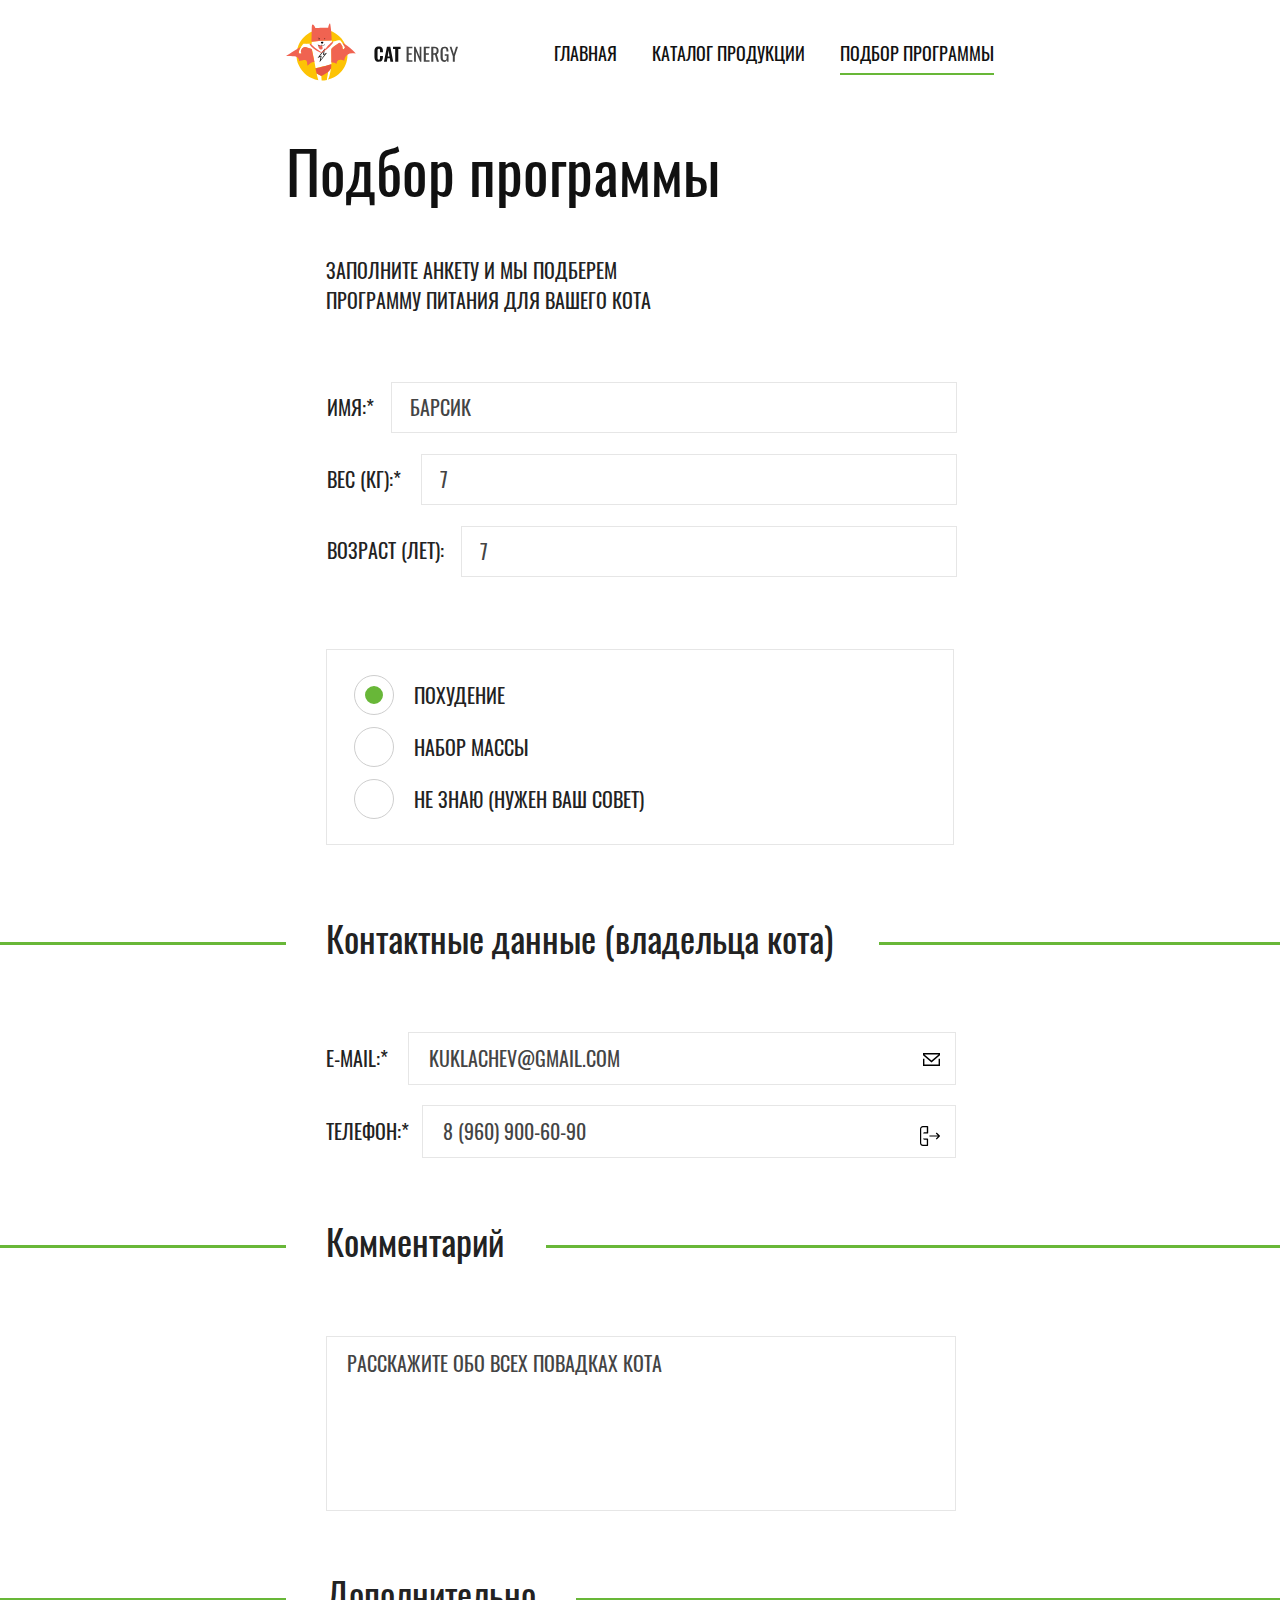
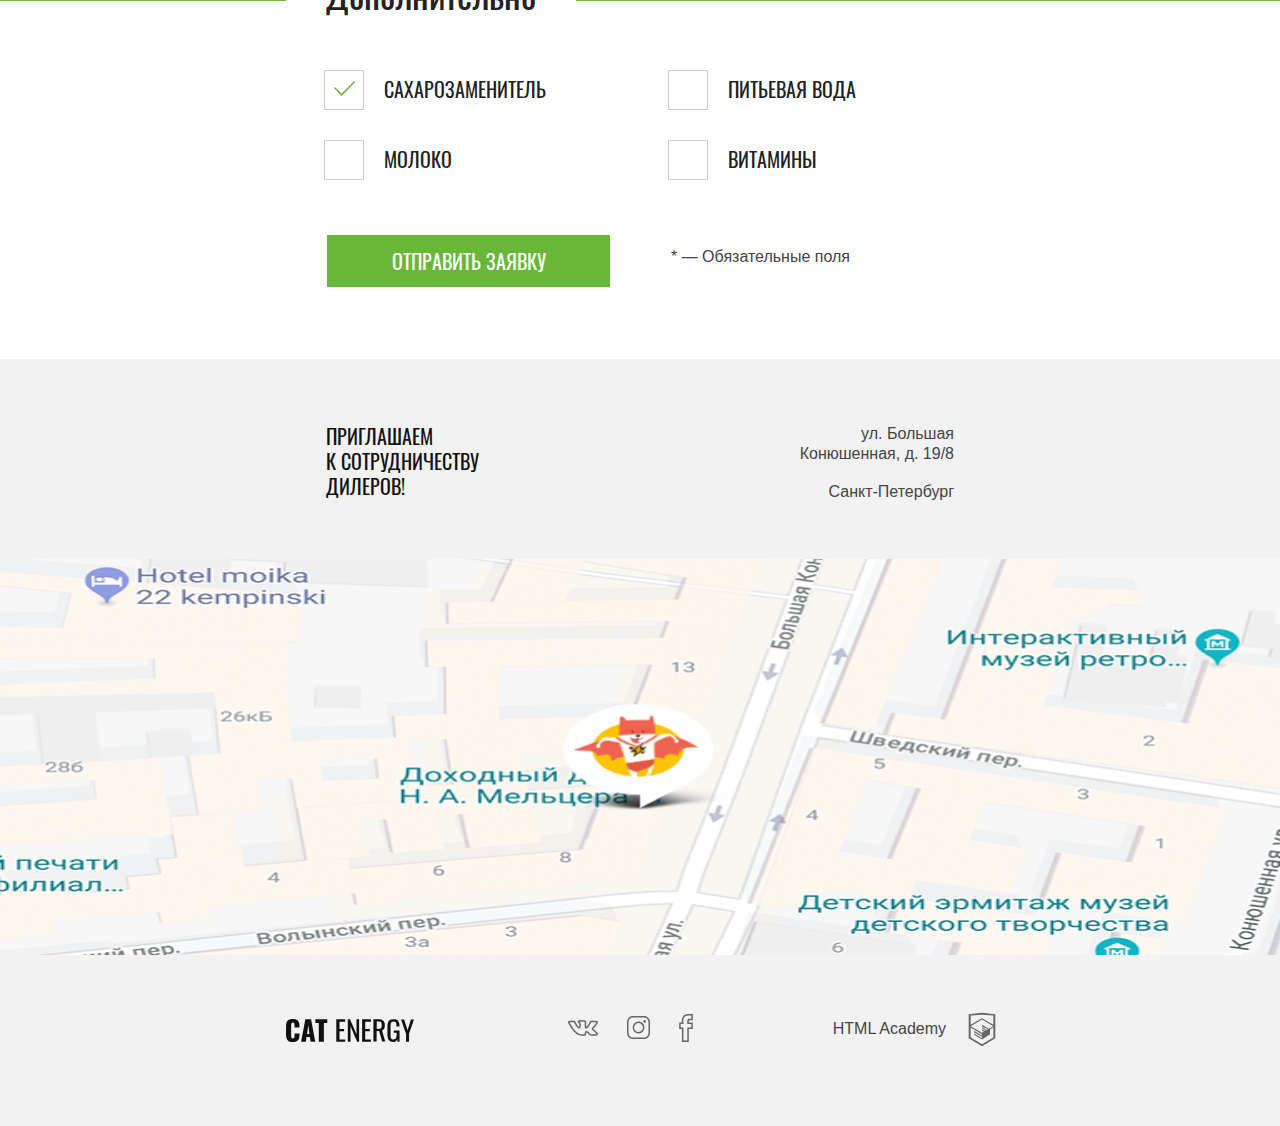
<file: cat-energy/form.html>
<!DOCTYPE html><html lang="ru"><head><meta charset="utf-8"><meta name="viewport" content="width=device-width,initial-scale=1"><title>HTML Academy: Кэт энерджи</title><link href="css/minstyle.css" rel="stylesheet"><link rel="shortcut icon" href="img/favicon.png" type="image/png"><link rel="preload" href="fonts/oswaldmedium.woff2" as="font" crossorigin="anonymous"><link rel="preload" href="fonts/oswaldregular.woff2" as="font" crossorigin="anonymous"><script src="js/picturefill.js"></script></head><body><div style="display:none"><svg xmlns="http://www.w3.org/2000/svg" xmlns:xlink="http://www.w3.org/1999/xlink"><symbol id="icon-cat-pro" viewBox="0 0 134 56"><path d="M123.1 5.8c1.2-1.9 2.7-3.4 4.5-4.6 1-.7 1.6-.7 2.2.6.8 1.9 1.5 3.9.9 6-.2.8-.1 1.4.4 2.1.6.8 1.1 1.6 1.6 2.3 1.3 1.9 1.8 3.9.9 6.2-.4 1-.4 2-.2 3.1.2 1 .2 2 0 3-.3 1.6-1.1 2.7-2.7 3.2-1.3.3-2.4.9-3.2 2-.2.3-.5.5-.9.5-1.2.2-4.2-2.5-4.2-3.7v-.6c.1-3.6-.1-3.9-3.4-5.4-.7-.3-1.3-.6-1.8-1.2-.6-.8-1.4-.7-2.3-.4-.8.4-1.4.9-1.3 1.9.3 2.4.4 4.8.3 7.3 0 .3.1.6.2.8 3.1 4.5 4.3 9.8 5.8 14.9 1.2 3.9 3.4 6 7.4 6.3.6 0 1.3.2 1.9.3 1.8.3 2.9 1.5 3.4 3.2.7 2.1.3 2.6-1.8 2.6h-6.5c-.9 0-1.6-.2-2.3-.8-1-1-2.2-1.4-3.4-2-1.3-.6-2.6-1.3-3.4-2.6-1.1-1.7-2.6-3.1-4-4.5-2.8-2.9-5.8-5.7-8.4-8.7-1.9-2.2-3.2-4.6-3.2-7.6 0-.9-.2-1.3-1.2-.9-.3.2-.7.3-1 .3-2.8 0-4.2 1.7-5.2 4.2-.9 2.1-2.1 4.1-3.2 6.2-.5 1.1-1 2.6-1 4.2 0 2.4.6 3.2 2.8 4 1.4.5 2.7 1 3.4 2.4.8 1.6.6 2-1.1 2.1h-6.8c-.9 0-1.5-.3-1.9-1.1l-1.8-3c-1-1.7-1.4-3.4-.7-5.4.6-1.7.3-3.6.1-5.3-.4-2.6 0-4.9 1.7-7 .6-.7.6-1-.4-1.2-4.1-.8-8-2.3-11.8-4.1 0 0-.1 0-.1-.1-3.2-1.2-3.8-1-4.7 2.3-.8 2.8-1.6 5.6-2.2 8.5-.7 3.2.1 6.2 1.1 9.2.4 1.2 1.6 1.1 2.5 1.4 2 .6 3.7 1.4 4.5 3.5.7 1.6.6 1.8-1.1 1.8-1.7 0-3.4-.1-5.2 0-1.6.1-2.8-.5-4.2-1.4-4.8-3.2-6.2-8.1-6.6-13.4-.2-3.3-2-5.9-4.1-8.4-.4-.5-.8-.7-1.4-.3-2.1 1.3-4.5 2.1-6.7 3-4.8 1.8-9 4.6-12.2 8.8-1.2 1.5-1.9 3.2-2.2 5.1-.3 1.8.2 2.6 2 3.1 1.9.6 2.7 1.5 2.9 3.4.1.8-.2 1.2-1 1.2h-8.1c-.6 0-1-.4-1.3-.8-1.3-1.6-1.9-3.5-1.9-5.5-.1-3.5.3-6.9.9-10.3.4-2.1 1.4-3.8 3.4-4.8 5.9-2.8 9-8.1 11.8-13.6.6-1.1.1-1.3-.9-1.2-2.9.3-5.4 1.6-7.7 3.2-3 2.1-5.7 4.6-8.3 7.1-2.9 2.7-6.2 4.6-10.3 4.9C3.1 32.5-.3 28.4 0 21.8c.1-2.3.9-4.4 2.4-6.1 1.2-1.3 2.6-2 4.5-1.5 1.5.4 1.9 1.2 1.3 2.7-.3.6-.7 1.1-1 1.7-.4.6-.8 1.3-1 2-1.1 3 .4 5.1 3.5 5.4 3.3.3 6-1.1 8.5-3.1 3-2.4 5.7-5.2 8-8.3 3.7-4.8 8.5-7.3 14.4-8.1 2.3-.3 4.3-1.3 6.5-1.9 4.1-1.2 8.3-1.9 12.7-1.8 2 .1 3.9-.3 5.8-1.1 4.9-2 10-2 15.1-1 4 .8 8 1.8 11.9 2.8 2.2.5 4.7.3 7-.2 4.4-1 8.9-1.9 13.4-2 3-.1 5.9.4 8.6 1.7 2 .9 2 .9 1.5 2.8z"></path></symbol><symbol id="icon-cat-slim" viewBox="0 0 70 97"><path d="M54.8 0h-.4c-.7.4-1.1.9-1.4 1.6-.6 1.1-1 2.3-1.3 3.4-.2.8-.7 1.2-1.5 1.3-2.3.4-4 1.7-5.2 3.7-.7 1.3-1.3 2.6-1.8 3.9-1.4 3.7-2.5 7.5-3.8 11.2-.7 1.9-.8 1.9-2.7 1.9-2.3 0-2.1-.4-2.1 2.1 0 .8.2 1.2 1.1 1.2.3 0 .7-.1.8.2.1.3-.2.5-.4.7-1.2 1.3-2.7 2-4.3 2.4-1.9.5-3.8.9-5.7 1.5-4.7 1.6-9.1 3.8-12.6 7.6-2.1 2.3-3.5 5-4.7 7.8-3.8 8.7-5.6 17.8-7 27-.6 4.3-1.1 8.6-1.5 13C.2 92.7 0 94.8 0 97h33.3c.1-.5-.1-.9-.2-1.3-.7-1.8-2.1-2.7-3.8-3.1-.7-.2-.8-.4-.4-.9.7-.9 1.2-2 1.6-3.1 1.6-4.8 2.3-9.8 3.1-14.8.6-3.8 1.5-7.4 3.4-10.8 1.5-2.5 3.3-4.6 5.6-6.4.8-.6.9-.6 1 .4.1.7.1 1.4.2 2.2.3 4.7.3 9.5-.2 14.2-.3 3.7-.5 7.4-.2 11 .4 4.3 1.2 8.4 2.2 12.6h13.3c-.3-2.2-2.1-4-4.2-4.4-1.3-.2-2.5-.1-3.8.2-.6.1-.8 0-.9-.6-.4-5.3-.1-10.6 1-15.8 1.3-6 2.4-12.1 3.1-18.2.3-2.5 1-4.8 2.3-7 1.2-2.1 2.2-4.3 3.4-6.5.9-1.7 1.1-3.4.4-5.2-.3-.7-.5-1.4-.9-2.1-1-2-2-3.9-2.9-5.9-.5-1-.4-1.1.7-1.1 1.6 0 1.6 0 1.7-1.6v-.7c0-.7-.3-1.1-1-1h-1.5c-.7 0-.9-.3-.7-1 .6-2.3 2.8-4.1 5.1-4.4 2.2-.3 4.4 0 6.6.4.6.1 1 0 1.3-.6.4-1 .8-2 1.3-3 .2-.4.2-.8-.1-1.1-3.2-4.2-6.7-8-11.4-10.4-.5-.3-.8-.6-.9-1.1-.3-1.4-.7-2.8-1.3-4.2-.3-.7-.6-1.3-1.4-1.7z"></path></symbol><symbol id="icon-close" viewBox="0 0 18 18"><path d="M18 1.3L16.7 0 9 7.7 1.3 0 0 1.3 7.7 9 0 16.7 1.3 18 9 10.3l7.7 7.7 1.3-1.3L10.3 9z"></path></symbol><symbol id="icon-fb-mobile" viewBox="0 0 10 19"><path d="M7.1 19H2v-8.8H0V5.8h1.9c-.1-2 .2-3.4 1.1-4.4C3.8.5 5 .1 6.5 0H10v4.2H7.2c-.1.2-.2.8-.2 1.6h3v4.4H7.1V19zm-4-1h2.8V9.1h2.9V6.8H5.9v-.5c0-1.4 0-2.6.7-3.1l.1-.1h2.1V1H6.5c-1.2.1-2 .4-2.6 1-.8.8-1 2.3-.8 4.2l.1.6H1.1v2.3h2V18z"></path></symbol><symbol id="icon-fb" viewBox="34.789 -4.709 13.518 27.75"><path d="M44.32 23.041h-6.816V10.137h-2.715V3.763h2.629c-.202-2.887.298-5 1.519-6.444 1.039-1.229 2.583-1.911 4.588-2.026l4.782-.001v6.15h-3.755c-.166.315-.251 1.093-.252 2.321h3.978v6.375H44.32v12.903zm-5.316-1.5h3.816V8.637h3.957V5.263h-3.953l-.016-.734c-.044-2.04.002-3.784 1.007-4.46l.19-.127h2.801v-3.15h-3.239c-1.557.091-2.711.581-3.485 1.496-1.041 1.231-1.41 3.298-1.099 6.144l.092.832h-2.786v3.375h2.715v12.902z"></path></symbol><symbol id="icon-gift" viewBox="0 0 55.5 60"><path fill="#fff" d="M52.3 12.2h-7c.5-.7.8-1.4 1.1-2.2.6-2 .4-4.1-.6-5.9-1-1.8-2.6-3.1-4.6-3.7-2-.6-4.1-.4-5.9.6-3.6 2-6.2 6.1-7.6 9-1.4-2.9-4-7.1-7.6-9-3.8-2-8.5-.6-10.5 3.1-1.4 2.7-1.2 5.8.5 8.1h-7c-1.7 0-3.1 1.4-3.1 3.1v9.4c0 1.7 1.4 3.1 3.1 3.1H4v26.1c0 3.3 2.7 6 6 6h35.5c3.3 0 6-2.7 6-6V27.8h.8c1.7 0 3.1-1.4 3.1-3.1v-9.4c.1-1.7-1.3-3.1-3.1-3.1zM36.5 3c1.3-.7 2.7-.8 4.1-.4 1.3.4 2.4 1.3 3.1 2.6.7 1.3.8 2.7.4 4.1-.4 1.2-1.1 2.2-2.2 2.9H29.4C30.5 9.6 33 5 36.5 3zM11.7 5.2C13.2 2.6 16.4 1.6 19 3c3.5 1.9 6 6.6 7.1 9.1H13.5c-2.3-1.4-3.1-4.5-1.8-6.9zm14.8 22.6v13.7H6.4V27.8h20.1zM6.4 53.9v-10h20.2v13.7H10c-2 0-3.6-1.7-3.6-3.7zm39.1 3.7H28.9V43.9h20.2v10c0 2-1.6 3.7-3.6 3.7zm3.6-16.1H28.9V27.8h20.2v13.7zm4-16.8c0 .4-.3.7-.7.7H3.2c-.4 0-.7-.3-.7-.7v-9.4c0-.4.3-.7.7-.7h49.2c.4 0 .7.3.7.7v9.4z"></path></symbol><symbol id="icon-htmlacademy" viewBox="0 0 60 60"><path d="M30 5L10 7v36l20 12 20-12V7L30 5zm17 37L30 52 13 42V27l17 10v2l-12-7v2l12 7v2l-12-7v2l12 7 12-8v-7l5-3v15zm0-17l-5 3-2 1-10-6v2l9 5h-1l-1 1-7-5v2l6 4h-2l-4-2v2l3 1-3 2-17-10 17-10 17 10zm0-2L30 13 13 23V9l17-1 17 1v14z"></path></symbol><symbol id="icon-insta-mobile" viewBox="0 0 16 16"><style>.st0{fill:#231f20}</style><path class="st0" d="M11.8 1C13.6 1 15 2.4 15 4.2v7.7c0 1.7-1.4 3.1-3.1 3.1H4.2C2.4 15 1 13.6 1 11.8V4.2C1 2.4 2.4 1 4.2 1h7.6m0-1H4.2C1.9 0 0 1.9 0 4.2v7.7C0 14.1 1.9 16 4.2 16h7.7c2.3 0 4.2-1.9 4.2-4.2V4.2C16 1.9 14.1 0 11.8 0z"></path><path class="st0" d="M8 4.9c1.7 0 3.1 1.4 3.1 3.1 0 1.7-1.4 3.1-3.1 3.1-1.7 0-3.1-1.4-3.1-3.1 0-1.7 1.4-3.1 3.1-3.1m0-1C5.7 3.9 3.9 5.7 3.9 8s1.8 4.1 4.1 4.1 4.1-1.8 4.1-4.1S10.3 3.9 8 3.9z"></path><circle class="st0" cx="12.3" cy="3.7" r=".9"></circle></symbol><symbol id="icon-insta" viewBox="-3 -3 23 23"><path d="M14.002-1.501C16.482-1.501 18.5.519 18.5 3v11c0 2.481-2.018 4.5-4.498 4.5H3.01A4.504 4.504 0 0 1-1.488 14V3C-1.488.519.53-1.5 3.01-1.5h10.992m0-1.5H3.01C-.29-3-2.987-.301-2.987 3v11.001C-2.987 17.299-.29 20 3.01 20h10.995C17.301 20 20 17.299 20 13.999V3c0-3.301-2.699-6-5.998-6z"></path><path d="M8.506 4.078a4.434 4.434 0 0 1 4.429 4.428c0 2.44-1.989 4.43-4.429 4.43a4.434 4.434 0 0 1-4.428-4.43 4.431 4.431 0 0 1 4.428-4.428m0-1.5a5.929 5.929 0 0 0 0 11.855c3.274 0 5.926-2.653 5.926-5.927S11.78 2.578 8.506 2.578z"></path><circle cx="14.646" cy="2.379" r="1.341"></circle></symbol><symbol id="icon-mail" viewBox="0 0 17 13"><path d="M15.6 11.6H1.4V5.8H0V13h17V5.8h-1.4v5.8zM0 0v2.3l8.5 7.1L17 2.3V0H0zm15.6 1.6L8.5 7.5 1.4 1.6v-.2h14.2v.2z"></path></symbol><symbol id="icon-mobile-menu" viewBox="0 0 24 18"><path d="M0 16h24v2H0zm0-8h24v2H0zm0-8h24v2H0z"></path></symbol><symbol id="icon-phone" viewBox="0 0 20 20"><path d="M17.9 9.4H9.4v1.2h8.5l-2.1 2.1.9.9 3.1-3.1c.2-.2.2-.6 0-.9l-3.1-3.1-.9.9 2.1 2zm-9.8 10v-6.2c0-.3-.3-.6-.6-.6H3.1c0 .7.6 1.2 1.2 1.2h2.5v5H3.1c-1 .1-1.8-.7-1.9-1.7v-14c0-1 .8-1.8 1.7-1.8h3.9v5H4.4c-.7 0-1.2.6-1.2 1.2h4.4c.3 0 .6-.3.6-.6V.6C8.1.3 7.8 0 7.5 0H3.1C1.5-.1.1 1.2 0 2.9v13.9c-.1 1.7 1.2 3.1 2.9 3.1h4.6c.3.1.6-.2.6-.5z"></path></symbol><symbol id="icon-plus-mobile" viewBox="0 0 30 30"><path d="M30 14H16V0h-2v14H0v2h14v14h2V16h14z" fill="#231f20"></path></symbol><symbol id="icon-plus" viewBox="0 0 60 60"><path d="M60 29.5H30.5V0h-1v29.5H0v1h29.5V60h1V30.5H60z" fill="#231f20"></path></symbol><symbol id="icon-right-arrow-long" viewBox="0 0 24.2 11"><path d="M17.6 0l6.6 5.5-6.6 5.5V6.6H0V4.4h17.6z" fill="#3f4242"></path></symbol><symbol id="icon-right-arrow-verylong" viewBox="0 0 32 11"><path d="M25.4 0L32 5.5 25.4 11V6.6H0V4.4h25.4z" fill="#3f4242"></path></symbol><symbol id="icon-tick" viewBox="0 0 21.1 15.5"><path fill="#68b738" d="M20.1 0L7.7 13.3 1 6.1 0 7.2l7.6 8.2.1.1L21 1.2l.1-.1z"></path></symbol><symbol id="icon-vk-mobile" viewBox="0 0 22 12"><path d="M17.6 12c-.3 0-.9-.1-1.5-.5-.5-.3-.9-.7-1.3-1.2-.3-.3-.9-.9-1.1-.9-.2.1-.4.7-.3 1.2 0 .1 0 .6-.3.9-.3.3-.8.4-.9.4h-1.4c-.7 0-3.2-.2-5.4-2.3C2.5 7.1.2 2.2.1 2 0 1.6-.1 1.2.2.9c.3-.3.8-.4 1-.4h3.1c.1 0 .4.1.7.3.3.2.4.5.5.6 0 0 .5 1.1 1.1 2 1 1.5 1.4 1.9 1.5 2 .1-.4.2-1.4.1-2.3 0-.4-.1-.8-.2-1-.1-.1-.3-.2-.5-.2l-.6-.5c0-.5.5-.9.9-1.1.5-.2 1.3-.3 2.3-.3h.5c.9 0 1.2.1 1.6.1 1.2.3 1.2 1.3 1.1 2.5v1.6c0 .3 0 .8.1 1 .2-.1.6-.5 1.5-1.9.6-.9 1-1.9 1.1-2.1.1-.3.4-.7 1.2-.7h3.4c.7 0 1.2.2 1.3.7.2.5.1 1.3-1.7 3.5-.3.3-.5.6-.7.9-.5.4-.9 1-.9 1.1 0 .1.5.5.9.9 1.1.9 1.9 1.7 2.2 2.3.4.6.3 1 .2 1.3-.3.7-1.2.7-1.4.8h-2.9zm-3.9-3.7c.7 0 1.2.6 1.8 1.2.4.4.7.8 1.1 1 .5.3 1 .3 1 .3h2.9c.1 0 .3-.1.4-.1 0 0 0-.1-.1-.1-.3-.5-1-1.3-2-2.1-.9-.7-1.3-1.1-1.4-1.7 0-.6.4-1.1 1.2-2.1.2-.2.4-.5.7-.8 1.1-1.4 1.4-2 1.5-2.3h-3.9c0 .4-.5 1.5-1.1 2.4-1.4 2.1-2 2.4-2.5 2.4-.1 0-.3 0-.4-.1-.7-.4-.7-1.4-.7-2.1V2.6c.1-1.3 0-1.3-.3-1.4-.3-.1-.5-.1-1.4-.1H10c-.5 0-1 0-1.4.1l.2.2c.4.5.4 1.5.4 1.7.1 1.3 0 2.9-.7 3.3-.1 0-.2.1-.4.1-.6 0-1.3-.7-2.5-2.5C5 2.9 4.5 1.8 4.5 1.8s0-.1-.1-.1-.2-.1-.2-.1h-3c.4.9 2.5 5 4.8 7.2 2 1.9 4.3 2 4.7 2h1.4s.2 0 .2-.1v-.1c0-.2 0-2 1.2-2.3h.2z"></path></symbol><symbol id="icon-vk" viewBox="3.007 11.628 30.004 15.761"><path d="M26.945 27.388c-.386 0-1.17-.082-2.075-.632-.642-.385-1.223-.968-1.784-1.532-.438-.44-1.171-1.177-1.447-1.177-.268.075-.481.921-.476 1.569.004.113-.001.774-.468 1.213-.425.4-1.088.485-1.216.498l-1.926.007c-.967 0-4.358-.218-7.429-3.021-3.674-3.358-6.835-9.798-6.968-10.07-.197-.462-.248-1.066.152-1.482.392-.413 1.081-.472 1.359-.479l4.083-.024.115.008c.091.014.567.095.957.349.388.247.59.651.626.73.01.021.649 1.432 1.475 2.684 1.312 1.99 1.896 2.455 2.103 2.562.188-.417.277-1.7.187-2.871.001-.493-.101-1.098-.252-1.278-.112-.134-.426-.253-.778-.294l-.722-.691c-.096-.658.635-1.226 1.149-1.446.737-.316 1.792-.382 3.147-.382l.71.005c1.235.012 1.622.081 2.149.191 1.702.361 1.64 1.729 1.567 3.312-.021.464-.046 1.001-.046 1.621 0 .151-.005.312-.011.479-.012.38-.032 1.038.093 1.304.219-.145.852-.665 2.072-2.483.783-1.165 1.4-2.539 1.517-2.803l.001-.001c.182-.43.608-.941 1.613-.946l4.274-.024c.012-.003.172-.016.377-.016.98 0 1.597.287 1.832.854.269.65.169 1.657-2.354 4.605-.37.432-.697.804-.982 1.127-.598.678-1.216 1.379-1.237 1.595.053.169.662.665 1.252 1.145 1.53 1.247 2.528 2.264 3.033 3.073.522.759.429 1.33.258 1.677-.424.864-1.638.973-1.877.985l-3.79.047a2.525 2.525 0 0 1-.263.012zm-5.307-4.84c.899 0 1.682.786 2.511 1.618.497.5 1.011 1.016 1.496 1.307.727.44 1.316.421 1.398.412l.103-.009 3.805-.047c.171-.012.411-.073.536-.136a1.167 1.167 0 0 0-.098-.167c-.449-.718-1.388-1.659-2.686-2.718-1.184-.963-1.801-1.465-1.865-2.244-.066-.805.493-1.439 1.607-2.703.28-.318.604-.685.967-1.109 1.559-1.821 1.957-2.64 2.058-2.956-.17-.029-.648-.021-.678-.018l-4.361.028c-.191.001-.249.035-.249.036-.176.414-.812 1.812-1.644 3.05-1.895 2.82-2.785 3.2-3.407 3.201-.204 0-.396-.05-.569-.148-1.003-.569-.963-1.834-.934-2.757.005-.149.01-.295.01-.431 0-.646.025-1.207.048-1.689.076-1.68.016-1.692-.379-1.776-.409-.086-.705-.147-1.856-.159l-.693-.005c-.624 0-1.343.014-1.906.098.092.074.18.157.259.251.588.704.604 1.951.601 2.194.13 1.646.061 3.796-1.018 4.313a1.365 1.365 0 0 1-.597.137c-.926 0-1.854-.885-3.425-3.267a22.863 22.863 0 0 1-1.587-2.887.47.47 0 0 0-.075-.094 1.133 1.133 0 0 0-.32-.116l-4.001.024c-.021.001-.045.002-.07.005.591 1.189 3.426 6.592 6.519 9.419 2.74 2.502 5.826 2.629 6.417 2.629l1.851-.003c.046-.01.218-.062.269-.1-.019.018-.01-.053-.01-.097-.003-.265.012-2.595 1.578-3.034.126-.034.259-.052.395-.052z"></path></symbol></svg></div><header class="page-header"><div class="page-header__wrapper"><a class="page-header__logo" href="index.html"><picture><source media="(min-width: 1300px)" srcset="img/logo-desktop.svg"><source media="(min-width: 768px)" srcset="img/logo-tablet.svg"><img class="page-header__logo-image" src="img/logo-mobile.svg" width="192" height="38" alt="Интернет-магазин питания для котов Cat Energy"></picture></a><nav class="page-header__menu main-nav"><a href="#" class="main-nav__toggle main-nav__toggle--nojs"><span class="visually-hidden">Открыть меню</span></a><!--с модификатором "nojs" работает при отсутствии js, с модификатором "opened" открывает меню, с модификатором "closed" закрывает меню--><div class="main-nav__wrapper"><ul class="main-nav__list site-list site-list--form site-list--nojs"><!--с модификатором "nojs" работает при отсутствии js, с модификатором "opened" открывает меню, с модификатором "closed" закрывает меню--><li class="site-list__item"><a class="site-list__link" href="index.html">Главная</a></li><li class="site-list__item"><a class="site-list__link" href="catalog.html">Каталог продукции</a></li><li class="site-list__item"><a class="site-list__link site-list__link--active">Подбор программы</a></li></ul></div></nav></div></header><main class="page-main"><section class="form"><div class="form__wrapper"><h1 class="form__title main-title">Подбор программы</h1><p class="form__text">Заполните анкету и мы подберем программу питания для вашего кота</p></div><form class="filter" method="get" action="https://echo.htmlacademy.ru"><!-- добавление класса error к инпутам в формах стилизует ошибки--><div class="filter__top-column"><div class="questionnaire"><div class="questionnaire__wrapper"><div class="questionnaire__column"><label class="questionnaire__name-label" for="pet-name">Имя:*</label> <input class="questionnaire__name questionnaire__input" id="pet-name" type="text" name="pet-name" placeholder="Барсик"></div><div class="questionnaire__column"><label class="questionnaire__weight-label" for="pet-weight">Вес (кг):*</label> <input class="questionnaire__weight questionnaire__input" id="pet-weight" name="pet-weight" type="number" placeholder="7"></div><div class="questionnaire__column"><label class="questionnaire__age-label" for="pet-age">Возраст (лет):</label> <input class="questionnaire__age questionnaire__input" id="pet-age" name="pet-age" type="number" placeholder="7"></div></div></div><div class="mission"><ul class="mission__list"><li class="mission__item"><input class="mission__slim visually-hidden" type="radio" name="mission" value="slim" id="slim" checked=""> <label for="slim">Похудение</label></li><li class="mission__item"><input class="mission__weight-gain visually-hidden" type="radio" name="mission" value="weight-gain" id="weight-gain"> <label for="weight-gain">Набор массы</label></li><li class="mission__item"><input class="mission__unknown visually-hidden" type="radio" name="mission" value="unknown" id="unknown"> <label for="unknown">Не знаю (Нужен ваш совет)</label></li></ul></div></div><div class="owner"><div class="owner__wrapper"><h2 class="owner__title small-title">Контактные данные (владельца кота)</h2><div class="owner__column owner__column--top"><label class="owner__mail-label" for="owner-mail">E-mail:*</label> <input class="owner__mail owner__input" id="owner-mail" type="email" name="owner-mail" placeholder="kuklachev@gmail.com"> <svg width="17" height="13"><use xlink:href="#icon-mail"></use></svg></div><div class="owner__column owner__column--bottom"><label class="owner__tel-label" for="owner-tel">Телефон:*</label> <input class="owner__tel owner__input" id="owner-tel" type="tel" name="owner-tel" placeholder="8 (960) 900-60-90"> <svg width="20" height="20"><use xlink:href="#icon-phone"></use></svg></div></div></div><div class="comment"><div class="comment__wrapper"><h2 class="comment-title small-title">Комментарий</h2><div class="comment__text-wrapper"><label class="comment__text-label visually-hidden" for="comment-field"></label> <textarea class="comment__text comment__input" name="comment" id="comment-field" placeholder="Расскажите обо всех повадках кота"></textarea></div></div></div><div class="options"><div class="options__wrapper"><h2 class="options__title small-title">Дополнительно</h2><ul class="options__list"><li class="options__item"><input class="options__sweetener visually-hidden" type="checkbox" name="sweetener" id="sweetener" checked=""> <label for="sweetener">Сахарозаменитель</label></li><li class="options__item"><input class="options__water visually-hidden" type="checkbox" name="water" id="water"> <label for="water">Питьевая вода</label></li><li class="options__item"><input class="options__milk visually-hidden" type="checkbox" name="milk" id="milk"> <label for="milk">Молоко</label></li><li class="options__item"><input class="options__vitamins visually-hidden" type="checkbox" name="vitamins" id="vitamins"> <label for="vitamins">Витамины</label></li></ul></div></div><div class="filter__button-wrapper"><button type="submit" class="filter__button button button--green">Отправить заявку</button><p class="filter__footnote">* — Обязательные поля</p></div></form></section><section class="contacts contacts--form"><h2 class="visually-hidden">Как до нас добраться</h2><div class="contacts__wrapper"><div class="contacts__text"><p class="contacts__invite">Приглашаем к&nbsp;сотрудничеству дилеров!</p><p class="contacts__address">ул. Большая Конюшенная, д. 19/8 <span>Санкт-Петербург</span></p></div><div class="contacts__map"><iframe src="https://www.google.com/maps/embed?pb=!1m18!1m12!1m3!1d1998.6037872533277!2d30.320858716096975!3d59.93871648187614!2m3!1f0!2f0!3f0!3m2!1i1024!2i768!4f13.1!3m3!1m2!1s0x4696310fca145cc1%3A0x42b32648d8238007!2z0JHQvtC70YzRiNCw0Y8g0JrQvtC90Y7RiNC10L3QvdCw0Y8g0YPQuy4sIDE5LzgsINCh0LDQvdC60YIt0J_QtdGC0LXRgNCx0YPRgNCzLCAxOTExODY!5e0!3m2!1sru!2sru!4v1558114715492!5m2!1sru!2sru"></iframe><picture class="contacts__picture"><source media="(min-width: 1300px)" srcset="img/bg-map-desktop@1x.png"><source media="(min-width: 768px)" srcset="img/bg-map-tablet@1x.png"><img src="img/bg-map-mobile@1x.png" width="320" height="400" alt="Офис компании по адресу ул. Большая Конюшенная 19/8, Санкт-Петербург"></picture></div></div></section></main><footer class="page-footer"><div class="page-footer__wrapper"><a class="page-footer__logo" href="index.html"><img class="page-footer__logo-image" src="img/logo-footer.svg" width="128" height="24" alt="Интернет-магазин питания для котов Cat Energy"></a><ul class="page-footer__social social-list"><li class="social-list__item"><a class="social-list__link social-list__link--vkontakte" href="https://vk.com/htmlacademy"><svg width="22" height="12"><use xlink:href="#icon-vk"></use></svg><span class="visually-hidden">Мы в Вконтакте</span></a></li><li class="social-list__item"><a class="social-list__link social-list__link--instagram" href="https://www.instagram.com/htmlacademy"><svg width="16" height="16"><use xlink:href="#icon-insta"></use></svg> <span class="visually-hidden">Мы в Инстаграме</span></a></li><li class="social-list__item"><a class="social-list__link social-list__link--facebook" href="https://www.facebook.com/htmlacademy"><svg width="10" height="19"><use xlink:href="#icon-fb"></use></svg> <span class="visually-hidden">Мы в Фейсбуке</span></a></li></ul><div class="page-footer__copyright copyright"><a class="copyright__link" href="https://htmlacademy.ru/intensive/adaptive">HTML Academy<svg class="copyright__link-icon" width="27" height="34"><use xlink:href="#icon-htmlacademy"></use></svg></a></div></div></footer><script src="js/popup.js"></script></body></html>
</file>
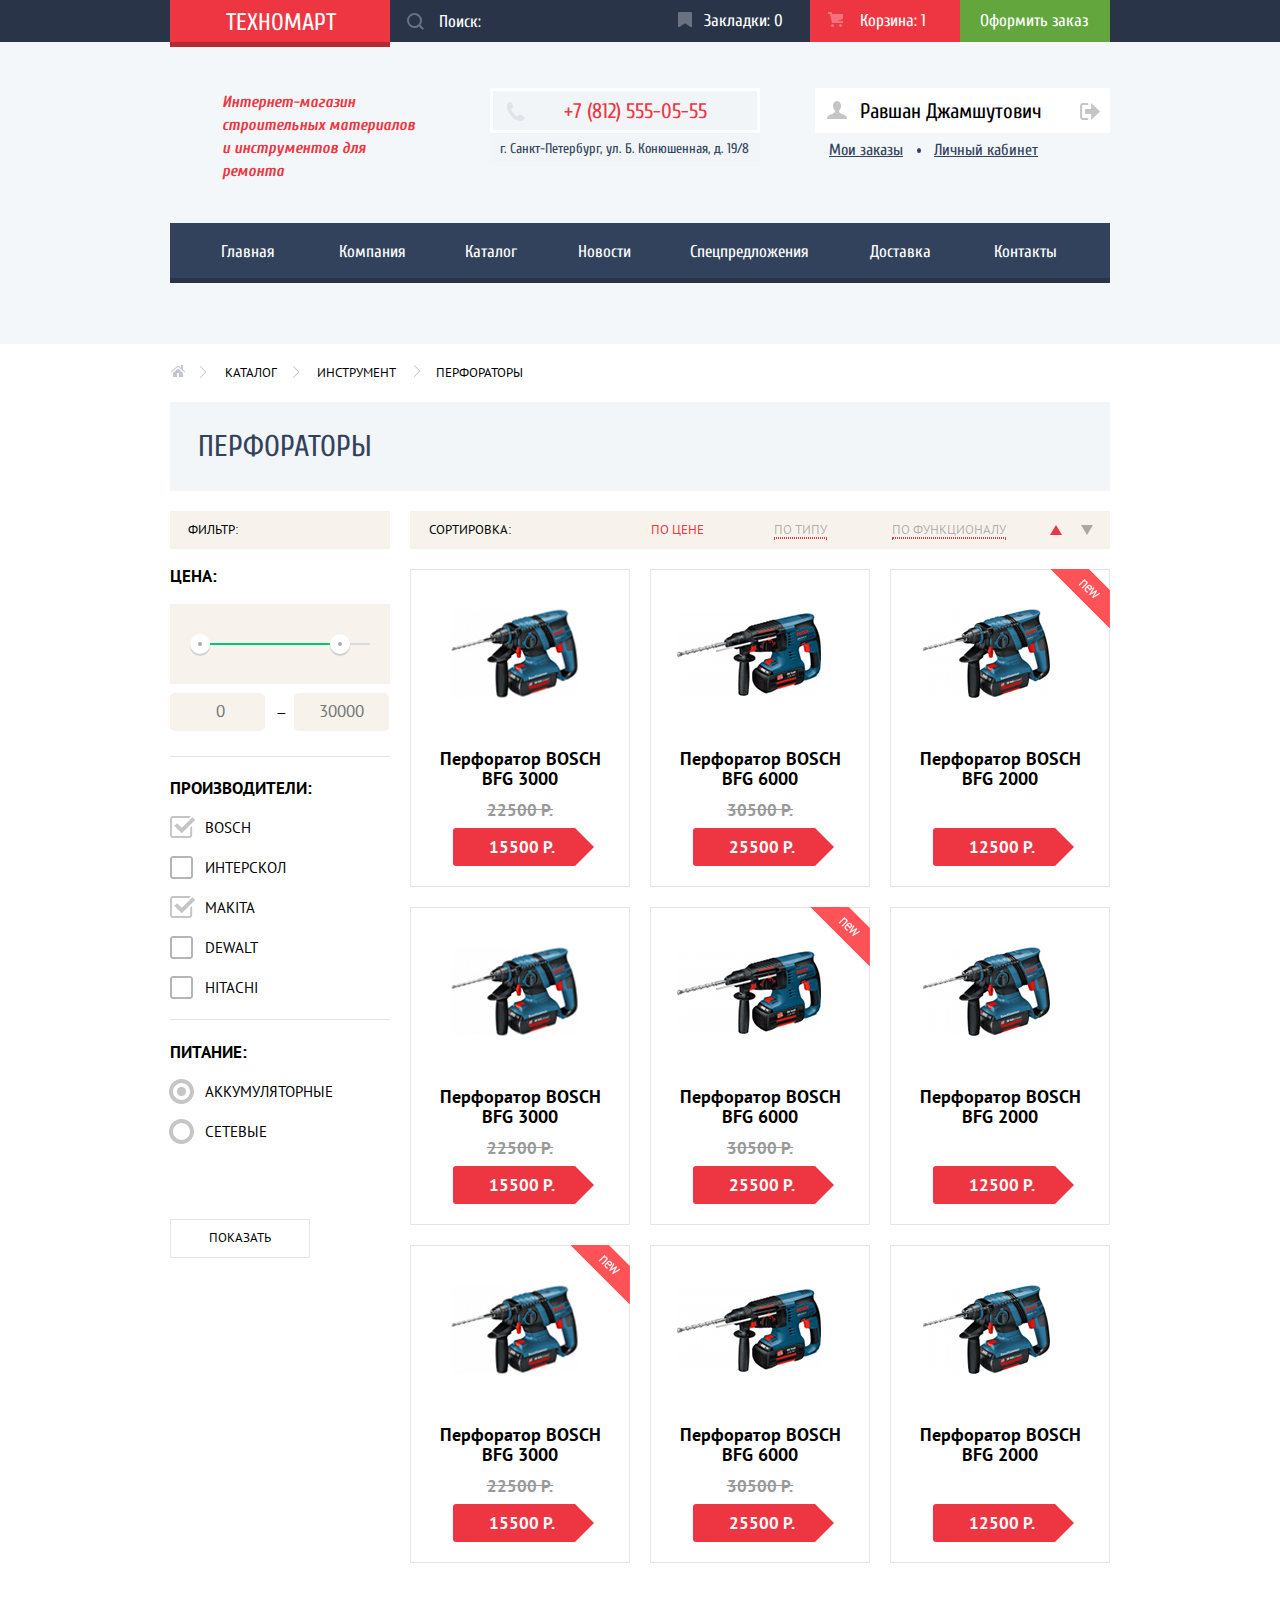
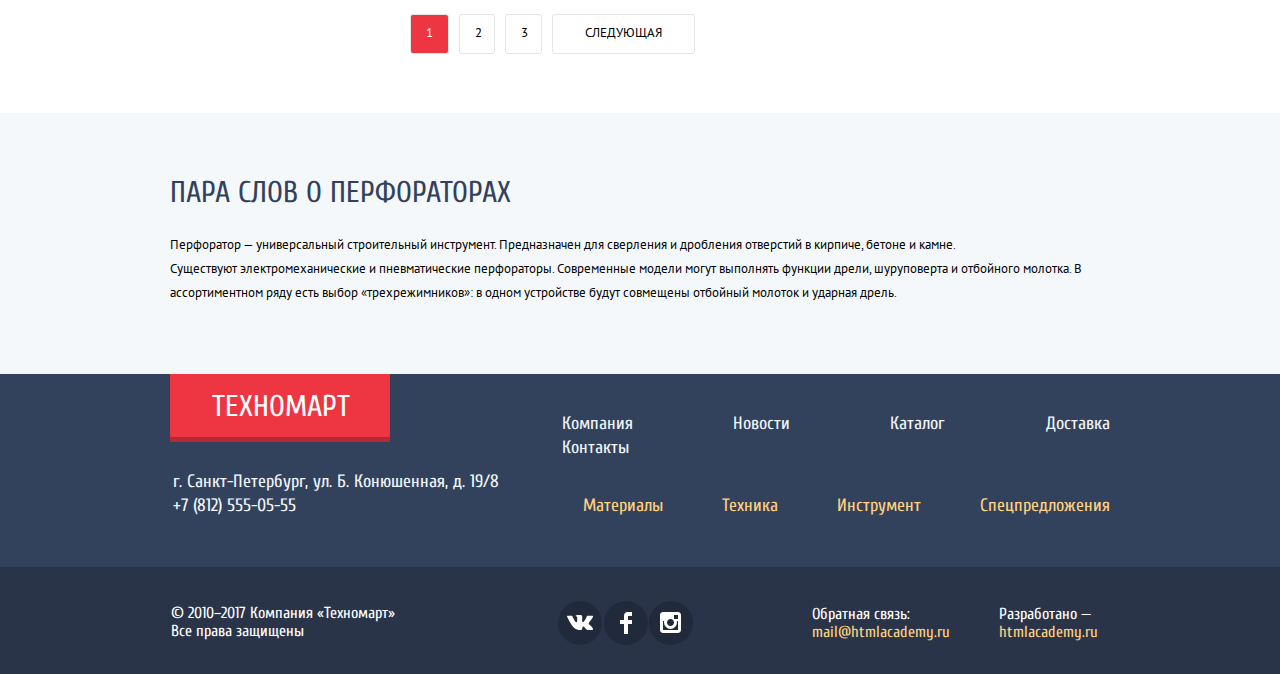
<file: technomart/catalog.html>
<!DOCTYPE html><html lang="ru"> <head> <meta charset="utf-8"> <title>HTML Academy: Техномарт</title> <link href="css/normalize.css" rel="stylesheet"> <link href="https://fonts.googleapis.com/css?family=Cuprum:400,400i,700%7CPT+Sans:400,700&amp;subset=cyrillic" rel="stylesheet"> <link href="css/minstyle.css" rel="stylesheet"> </head> <body> <header class="main-header"> <div class="container"> <div class="wholly-header-top container"> <a href="index.html" class="main-logo"> ТЕХНОМАРТ </a> <div class="header-top"> <form class="search" action="https://echo.htmlacademy.ru" method="post"> <input class="search-text" type="search" name="search" placeholder="Поиск:" id="search"> <label class="visually-hidden" for="search">Поиск по сайту</label> <svg xmlns="http://www.w3.org/2000/svg" width="17" height="17" viewBox="0 0 17 17"><path fill="#ffffff" d="M17 15.586l-3.542-3.542A7.465 7.465 0 0 0 15 7.5 7.5 7.5 0 1 0 7.5 15c1.71 0 3.282-.579 4.544-1.542L15.586 17 17 15.586zM2 7.5C2 4.467 4.467 2 7.5 2 10.532 2 13 4.467 13 7.5c0 3.032-2.468 5.5-5.5 5.5A5.506 5.506 0 0 1 2 7.5z"/></svg> </form> <a class="marker-list" href="#">Закладки: <span>0</span></a> <a class="basket-not-empty basket" href="#">Корзина: <span>1</span></a> <a href="#">Оформить заказ</a> </div></div><div class="header-container container"> <h1 class="main-title">Интернет-магазин строительных материалов и&nbsp;инструментов для ремонта</h1> <div class="header-contacts"> <a class="tel" href="tel:+78125550555">+7 (812) 555-05-55</a> <span class="address">г. Санкт-Петербург, ул. Б. Конюшенная, д. 19/8</span> </div><ul class="user-navigation inner-user-navigation"> <li class="user-link-big user-out"> <a class="login-link" href="#"> <svg xmlns="http://www.w3.org/2000/svg" width="20" height="17" viewBox="0 0 20 17"><path fill="#c5c5c5" d="M14.875 8.5L6 0v6H0v5h6v6z"/><path fill="#c5c5c5" d="M16.986 15.01h-5.027V17h5.027c2.178 0 3.004-1.81 3.029-3.026V3.028C19.99 1.811 19.164 0 16.986 0h-5.027v1.99h5.027c.839 0 .992.681 1.01 1.057v10.904c-.017.376-.171 1.059-1.01 1.059z"/></svg> Войти </a> </li><li class="user-link-big user-out"><a class="check-in" href="#">Регистрация</a></li><li class="user-link-big user-in"><a class="entrance-profile" href="#"><span class="visually-hidden">Вход в профайл</span><svg xmlns="http://www.w3.org/2000/svg" width="20" height="18" viewBox="0 0 20 18"><path fill="#c5c5c5" d="M17.881 14.166c-2.144-.735-4.256-1.666-5.207-2.39-.657-.501-.77-1.618-.517-2.415 1.118-.903 1.864-2.477 1.864-4.278C14.021 2.276 12.221 0 10 0S5.979 2.276 5.979 5.083c0 1.801.746 3.374 1.863 4.277.253.798.141 1.915-.517 2.416-.95.724-3.063 1.654-5.207 2.39S0 18 0 18h20s.025-3.099-2.119-3.834z"/></svg> Равшан Джамшутович</a><a class="output-profile" href="#"><span class="visually-hidden">Выход</span><svg xmlns="http://www.w3.org/2000/svg" width="21" height="17" viewBox="0 0 21 17"><g fill="#c5c5c5"><path fill="#c5c5c5" d="M21 8.5L12.125 0v6h-6v5h6v6z"/><path fill="#c5c5c5" d="M3.106 13.952V3.048c.018-.376.171-1.057 1.01-1.057h5.027V0H4.116C1.938 0 1.112 1.81 1.087 3.027v10.946C1.112 15.189 1.938 17 4.116 17h5.027v-1.99H4.116c-.839 0-.992-.683-1.01-1.058z"/></g></svg></a> </li><li class="user-link-small user-in"><a class="orders" href="#">Мои заказы</a></li><li class="user-link-small user-in"><a class="profile" href="#">Личный кабинет</a></li></ul> </div><nav class="main-navigation"> <ul class="site-navigation container"> <li><a href="index.html">Главная</a></li><li><a href="#">Компания</a></li><li><a>Каталог</a></li><li><a href="#">Новости</a></li><li><a href="#">Спецпредложения</a></li><li><a href="#">Доставка</a></li><li><a href="#">Контакты</a></li></ul> </nav> </div></header> <main class="inner"> <div class="container"> <ul class="breadcrumbs"> <li><a href="index.html" aria-label="На главную"><svg xmlns="http://www.w3.org/2000/svg" width="15" height="12" viewBox="0 0 15 12"><g fill="#C1C6CE"><path d="M3 8v4h4V8h2v4h4V8L8 3.516z"/><path d="M14.831 6.365L13 4.751V0h-2v2.987L8.332.635c-.02-.017-.043-.023-.064-.037a.465.465 0 0 0-.08-.047.551.551 0 0 0-.095-.024C8.062.521 8.032.515 8 .515c-.031 0-.061.006-.092.012a.46.46 0 0 0-.095.025c-.028.011-.053.029-.08.046-.021.014-.045.02-.064.037l-6.498 5.73a.501.501 0 0 0 .33.875.497.497 0 0 0 .331-.125L8 1.677l6.169 5.438a.501.501 0 0 0 .662-.75z"/></g></svg></a> </li><li><a href="#">Каталог</a></li><li><a href="#">Инструмент</a></li><li><a>Перфораторы</a></li></ul> <h2 class="title catalog-title">Перфораторы</h2> <div class="catalog-wrapper"> <section class="filters"> <h3>Фильтр:</h3> <div class="filter-item"> <span class="filter-criterion">Цена:</span> <div class="range-filter"> <div class="range-controls"> <div class="scale"> <div class="bar"></div></div><div class="toggle toggle-min"></div><div class="toggle toggle-max"></div></div></div></div><form class="filter" method="get" action="https://echo.htmlacademy.ru"> <div class="price-controls"> <input name="min-price" type="number" placeholder="0" id="min-price"> <label class="visually-hidden">Минимальная цена</label> &mdash; <input name="max-price" type="number" placeholder="30000"> <label class="visually-hidden">Максимальная цена</label> </div><div class="top-filter"> <span class="filter-criterion">Производители:</span> <ul> <li class="filter-option"> <input class="visually-hidden filter-input filter-input-checkbox" type="checkbox" name="bosch" id="filter-bosch" checked> <label for="filter-bosch"> Bosch </label> </li><li class="filter-option"> <input class="visually-hidden filter-input filter-input-checkbox" type="checkbox" name="interskol" id="filter-interskol"> <label for="filter-interskol"> Интерскол </label> </li><li class="filter-option"> <input class="visually-hidden filter-input filter-input-checkbox" type="checkbox" name="makita" id="filter-makita" checked> <label for="filter-makita"> Makita </label> </li><li class="filter-option"> <input class="visually-hidden filter-input filter-input-checkbox" type="checkbox" name="dewalt" id="filter-dewalt"> <label for="filter-dewalt"> Dewalt </label> </li><li class="filter-option"> <input class="visually-hidden filter-input filter-input-checkbox" type="checkbox" name="hitachi" id="filter-hitachi"> <label for="filter-hitachi"> Hitachi </label> </li></ul> </div><div class="bottom-filter"> <span class="filter-criterion">Питание:</span> <ul> <li class="filter-option"> <input class="visually-hidden filter-input filter-input-radio" type="radio" name="product-group" value="battery" id="filter-battery" checked> <label for="filter-battery"> Аккумуляторные </label> </li><li class="filter-option"> <input class="visually-hidden filter-input filter-input-radio" type="radio" name="product-group" value="network" id="filter-network"> <label for="filter-network"> Сетевые </label> </li></ul> </div><button type="submit" class="filter-button"> Показать </button> </form> </section> <section class="catalog"> <div class="sorting"> <h3>Сортировка:</h3> <ul class="sorting-criterion"> <li class="sorting-item"> <input class="visually-hidden sorting-item-radio" type="radio" name="sorting-group" value="price" id="sorting-price" checked> <label for="sorting-price">По цене</label> </li><li class="sorting-item"> <input class="visually-hidden sorting-item-radio" type="radio" name="sorting-group" value="type" id="sorting-type"> <label for="sorting-type">По типу</label> </li><li class="sorting-item"> <input class="visually-hidden sorting-item-radio" type="radio" name="sorting-group" value="functionality" id="sorting-functionality"> <label for="sorting-functionality">По функционалу</label> </li></ul> <div class="sorting-controls"> <input class="visually-hidden sorting-controls-input-1" type="radio" id="up" name="toggle" checked> <label class="sorting-controls-item sorting-controls-item-1" for="up">По возрастанию</label> <input class="visually-hidden sorting-controls-input-2" type="radio" id="down" name="toggle"> <label class="sorting-controls-item sorting-controls-item-2" for="down">По убыванию</label> </div></div><h3 class="visually-hidden">Список товаров</h3> <ul class="inner-catalog-list"> <li class="catalog-item"> <article> <div class="product-buttons"> <a href="#" class="button buy">Купить</a> <a href="#" class="button marker">В закладки</a> </div><a class="product-picture" href="#"> <div class="image"> <img src="img/bfg3000.jpg" width="216" height="165" alt="Перфоратор BOSCH BFG 3000"> </div><h3> Перфоратор BOSCH BFG 3000 </h3> </a> <div class="old-price">22500 Р.</div><div class="price">15500 Р.</div></article> </li><li class="catalog-item"> <article> <div class="product-buttons"> <a href="#" class="button buy">Купить</a> <a href="#" class="button marker">В закладки</a> </div><a class="product-picture" href="#"> <div class="image"> <img src="img/bfg6000.jpg" width="216" height="165" alt="Перфоратор BOSCH BFG 6000"> </div><h3> Перфоратор BOSCH BFG 6000 </h3> </a> <div class="old-price">30500 Р.</div><div class="price">25500 Р.</div></article> </li><li class="catalog-item"> <article> <div class="flag flag-new">новинка</div><div class="product-buttons"> <a href="#" class="button buy">Купить</a> <a href="#" class="button marker">В закладки</a> </div><a class="product-picture" href="#"> <div class="image"> <img src="img/bfg2000.jpg" width="216" height="165" alt="Перфоратор BOSCH BFG 2000"> </div><h3> Перфоратор BOSCH BFG 2000 </h3> </a> <div class="old-price"></div><div class="price">12500 Р.</div></article> </li><li class="catalog-item"> <article> <div class="product-buttons"> <a href="#" class="button buy">Купить</a> <a href="#" class="button marker">В закладки</a> </div><a class="product-picture" href="#"> <div class="image"> <img src="img/bfg3000.jpg" width="216" height="165" alt="Перфоратор BOSCH BFG 3000"> </div><h3> Перфоратор BOSCH BFG 3000 </h3> </a> <div class="old-price">22500 Р.</div><div class="price">15500 Р.</div></article> </li><li class="catalog-item"> <article> <div class="flag flag-new">новинка</div><div class="product-buttons"> <a href="#" class="button buy">Купить</a> <a href="#" class="button marker">В закладки</a> </div><a class="product-picture" href="#"> <div class="image"> <img src="img/bfg6000.jpg" width="216" height="165" alt="Перфоратор BOSCH BFG 6000"> </div><h3> Перфоратор BOSCH BFG 6000 </h3> </a> <div class="old-price">30500 Р.</div><div class="price">25500 Р.</div></article> </li><li class="catalog-item"> <article> <div class="product-buttons"> <a href="#" class="button buy">Купить</a> <a href="#" class="button marker">В закладки</a> </div><a class="product-picture" href="#"> <div class="image"> <img src="img/bfg2000.jpg" width="216" height="165" alt="Перфоратор BOSCH BFG 2000"> </div><h3> Перфоратор BOSCH BFG 2000 </h3> </a> <div class="old-price"></div><div class="price">12500 Р.</div></article> </li><li class="catalog-item"> <article> <div class="flag flag-new">новинка</div><div class="product-buttons"> <a href="#" class="button buy">Купить</a> <a href="#" class="button marker">В закладки</a> </div><a class="product-picture" href="#"> <div class="image"> <img src="img/bfg3000.jpg" width="216" height="165" alt="Перфоратор BOSCH BFG 3000"> </div><h3> Перфоратор BOSCH BFG 3000 </h3> </a> <div class="old-price">22500 Р.</div><div class="price">15500 Р.</div></article> </li><li class="catalog-item"> <article> <div class="product-buttons"> <a href="#" class="button buy">Купить</a> <a href="#" class="button marker">В закладки</a> </div><a class="product-picture" href="#"> <div class="image"> <img src="img/bfg6000.jpg" width="216" height="165" alt="Перфоратор BOSCH BFG 6000"> </div><h3> Перфоратор BOSCH BFG 6000 </h3> </a> <div class="old-price">30500 Р.</div><div class="price">25500 Р.</div></article> </li><li class="catalog-item"> <article> <div class="product-buttons"> <a href="#" class="button buy">Купить</a> <a href="#" class="button marker">В закладки</a> </div><a class="product-picture" href="#"> <div class="image"> <img src="img/bfg2000.jpg" width="216" height="165" alt="Перфоратор BOSCH BFG 2000"> </div><h3> Перфоратор BOSCH BFG 2000 </h3> </a> <div class="old-price"></div><div class="price">12500 Р.</div></article> </li></ul> <ul class="pagination-list"> <li class="pagination-item pagination-item-current page-1"><a>1</a></li><li class="pagination-item page-2"><a href="#">2</a></li><li class="pagination-item page-3"><a href="#">3</a></li><li class="pagination-item next"><a href="#">Следующая</a></li></ul> </section> </div><section class="modal cart"> <h2 class="visually-hidden">Статус товара</h2> <p>Товар добавлен в корзину!</p><a href="#" class="button red-button">Оформить заказ</a> <a href="#" class="button white-button">Продолжить покупки</a> <button class="modal-close" type="button">Закрыть</button> </section> </div><section class="perforator"> <div class="container"> <h2 class="title">Пара слов о перфораторах</h2> <p>Перфоратор — универсальный строительный инструмент. Предназначен для сверления и дробления отверстий в кирпиче, бетоне и камне. Существуют&nbsp;электромеханические и пневматические перфораторы. Современные модели могут выполнять функции дрели, шуруповерта и отбойного молотка. В ассортиментном ряду есть выбор «трехрежимников»: в одном устройстве будут совмещены отбойный молоток и ударная дрель.</p></div></section> </main> <footer> <div class="top-footer container"> <div class="top-footer-column"> <a class="footer-logo" href="index.html"> ТЕХНОМАРТ </a> <p class="footer-address">г. Санкт-Петербург, ул. Б. Конюшенная, д. 19/8</p><a class="footer-tel" href="tel:+78125550555">+7 (812) 555-05-55</a> </div><div class="top-footer-column-2"> <ul class="footer-navigation-1"> <li><a href="#">Компания</a></li><li><a href="#">Новости</a></li><li><a>Каталог</a></li><li><a href="#">Доставка</a></li><li><a href="#">Контакты</a></li></ul> <ul class="footer-navigation-2"> <li><a href="#">Материалы</a></li><li><a href="#">Техника</a></li><li><a href="#">Инструмент</a></li><li><a href="#">Спецпредложения</a></li></ul> </div></div><div class="lower-footer"> <div class="container"> <div class="copyright-column"> <p class="copyright"> © 2010&ndash;2017 Компания «Техномарт»</p><p class="copyright">Все права защищены </p></div><ul class="footer-social"> <li><a class="social-button" href="#"> <svg xmlns="http://www.w3.org/2000/svg" width="26" height="15" viewBox="0 0 26 15"><path fill="#FFF" d="M16.138 11.51c.956-.309 2.18 2.04 3.483 2.939.978.681 1.727.534 1.727.534l3.473-.05s1.815-.112.957-1.554c-.071-.12-.503-1.069-2.585-3.022-2.177-2.043-1.882-1.712.739-5.244 1.597-2.153 2.236-3.468 2.036-4.028-.192-.539-1.365-.399-1.365-.399L20.69.713c-.381.001-.704.119-.851.515-.003.004-.621 1.666-1.445 3.079-1.741 2.989-2.436 3.148-2.724 2.961-.661-.433-.494-1.737-.494-2.664 0-2.897.432-4.105-.846-4.417-.427-.104-.739-.172-1.828-.182-1.392-.021-2.574 0-3.244.329-.445.223-.786.712-.579.74.26.035.843.16 1.155.586.401.552.389 1.789.389 1.789s.229 3.411-.54 3.834c-.528.29-1.25-.302-2.803-3.016-.793-1.388-1.392-2.922-1.392-2.922s-.116-.285-.326-.441c-.25-.185-.6-.244-.6-.244L.848.684S.29.7.085.946c-.182.218-.015.668-.015.668s2.909 6.881 6.203 10.347c3.02 3.182 6.452 2.971 6.452 2.971h1.555s.469-.054.709-.312c.224-.24.214-.691.214-.691s-.031-2.109.935-2.419z"/></svg><span class="visually-hidden">Вконтакте</span></a></li><li><a class="social-button" href="#"> <svg xmlns="http://www.w3.org/2000/svg" width="12" height="22" viewBox="0 0 12 22"><path fill="#FFF" d="M12 4V0H8a4 4 0 0 0-4 4v4H0v4h4v10h4V12h4V8H8V4h4z"/></svg><span class="visually-hidden">Фейсбук</span></a></li><li><a class="social-button" href="#"><svg xmlns="http://www.w3.org/2000/svg" width="21" height="21" viewBox="0 0 21 21"><path fill="#FFF" d="M18 0H3C1.35 0 0 1.35 0 3v15c0 1.65 1.35 3 3 3h15c1.65 0 3-1.35 3-3V3c0-1.65-1.35-3-3-3zm-7.5 7c1.93 0 3.5 1.57 3.5 3.5S12.43 14 10.5 14 7 12.43 7 10.5 8.57 7 10.5 7zM18 18H3V9h1.181A6.504 6.504 0 0 0 4 10.5a6.5 6.5 0 1 0 13 0 6.45 6.45 0 0 0-.181-1.5H18v9zm0-11h-4V3h4v4z"/></svg><span class="visually-hidden">Инстаграм</span></a></li></ul> <p class="feedback"> Обратная связь: <a class="feedback-mail" href="#">mail@htmlacademy.ru</a> </p><p class="developed-by"> Разработано — <a class="site" href="https://htmlacademy.ru/intensive/htmlcss">htmlacademy.ru</a> </p></div></div></footer> <script src="js/minpopup.js"></script> </body></html>
</file>
<file: fun-box/main.bc35fda16f23e2eef7af.css>
@font-face{font-weight:100;font-family:Exo2\.0-Thin;font-style:normal;font-display:swap;src:url(eb0a4c8f0491a0f87793a607e008ef20.woff2) format("woff2"),url(6b0b0ec34100b729fd0ef96481eebf34.woff) format("woff")}.catalog__title{margin:0 0 28px;font-weight:100;font-size:36px;font-family:Exo2\.0-Thin,Helvetica,sans-serif;text-align:center;color:#fff}@media (min-width:340px){.container{width:340px;padding:10px}}@media (min-width:740px){.container{width:800px;padding:10px}}@media (min-width:1140px){.container{width:1140px;padding:10px}}.item{position:relative;width:320px;padding:4px}.item__background{position:absolute;top:0;left:0;fill:#fff;stroke-width:4}.default .item__background{stroke:#1698d9}.default:hover .item__background{stroke:#2ea8e6}.selected .item__background{stroke:#d91667}.selected:hover .item__background{stroke:#e62e7a}.disabled .item__background{stroke:#b3b3b3}.item__container{position:relative;z-index:5;margin-bottom:16px}.item__link{color:#1698d9;text-decoration:none;border-bottom:1px dashed #1698d9}.container-default,.container-selected,.item__link{cursor:pointer}.default .item__weight{background-color:#1698d9}.default:hover .item__weight{background-color:#2ea8e6}.selected .item__weight{background-color:#d91667}.selected:hover .item__weight{background-color:#e62e7a}.disabled .item__weight{background-color:#b3b3b3}.item__bottom-comment{position:relative;z-index:5;margin:0;font-size:13px;line-height:16px;text-align:center;letter-spacing:-.3px}.default .item__bottom-comment,.selected .item__bottom-comment{color:#fff}.disabled .item__bottom-comment{color:#ff6}.disabled .item__container,.disabled .item__img{color:#b3b3b3;opacity:.5}.item__info{display:-webkit-box;display:-ms-flexbox;display:flex;-webkit-box-orient:vertical;-webkit-box-direction:normal;-ms-flex-direction:column;flex-direction:column;padding:18px 54px 20px 43px}.item__text{margin:0 0 18px;line-height:18px;color:#666;letter-spacing:1px}.item__text--selected{margin:0 0 18px;line-height:18px;color:#e62e7a}.item__title{display:-webkit-box;display:-ms-flexbox;display:flex;-webkit-box-orient:vertical;-webkit-box-direction:normal;-ms-flex-direction:column;flex-direction:column;-webkit-box-pack:justify;-ms-flex-pack:justify;justify-content:space-between;height:64px;margin:0 0 21px}.item__title-name{font-weight:700;font-size:48px;line-height:32px}.item__taste{font-weight:700;font-size:24px}.item__info,.item__portions,.item__present{font-size:14px;line-height:16px;color:#666}.item__complement{display:block;min-height:16px}.item__img{border-radius:7px}.item__weight{position:absolute;top:380px;right:11px;display:-webkit-box;display:-ms-flexbox;display:flex;-webkit-box-orient:vertical;-webkit-box-direction:normal;-ms-flex-direction:column;flex-direction:column;-ms-flex-pack:distribute;justify-content:space-around;-webkit-box-align:center;-ms-flex-align:center;align-items:center;width:82px;height:82px;padding:20px 0 10px;font-size:42px;line-height:22px;color:#fff;border-radius:50%}.item__kg{font-size:21px;line-height:22px}@media (min-width:340px){.item:not(:last-child){margin-bottom:10px}}@media (min-width:740px){.item:not(:last-child){margin-bottom:80px}.item:last-child{margin:0}}@media (min-width:1140px){.item:not(:last-child){margin:0;margin-right:80px}}.list{display:-webkit-box;display:-ms-flexbox;display:flex;-ms-flex-wrap:wrap;flex-wrap:wrap;-ms-flex-pack:distribute;justify-content:space-around;margin:0;padding:0;list-style:none}*,:after,:before{-webkit-box-sizing:border-box;box-sizing:border-box}body{min-width:340px;min-height:100vh;margin:0;padding:0;font-size:16px;line-height:1;font-family:Trebuchet MS,Helvetica,sans-serif;color:#000;-webkit-user-select:none;-moz-user-select:none;-ms-user-select:none;user-select:none}picture{display:-webkit-box;display:-ms-flexbox;display:flex;-webkit-box-align:center;-ms-flex-align:center;align-items:center}img{max-width:100%;height:auto}.main{display:-webkit-box;display:-ms-flexbox;display:flex;-webkit-box-pack:center;-ms-flex-pack:center;justify-content:center;-webkit-box-align:center;-ms-flex-align:center;align-items:center;width:100%;min-height:100vh;background-color:#000;background-image:url(47ca8dfdd9222fea28764296a5a7dff0.jpg);background-repeat:repeat}
</file>
<file: interactive-table/static/css/main.0b9f14a0.chunk.css>
#root{min-width:765px;max-width:1350px}.container{box-sizing:border-box;width:100%;margin:auto;padding:10px 20px}.header__title{margin:0 0 20px;text-align:center;-webkit-user-select:none;-moz-user-select:none;-ms-user-select:none;user-select:none}.header__content{display:flex;justify-content:space-between}.header__addButton{width:13%;background-color:#b7e0ed;border:1px solid grey;border-radius:5px;cursor:pointer}.header__addButton:hover{box-shadow:0 0 5px rgba(0,0,0,.5)}.header__addButton:active{opacity:.5}.loader{position:absolute;top:50%;left:50%;display:flex;flex-direction:column;align-items:center;width:300px;height:150px;margin-right:-50%;font-size:20px;transform:translate(-50%,-50%)}.loader__spinner{position:relative;display:inline-block;width:80px;height:80px;color:official}.loader__spinner div{transform-origin:40px 40px;-webkit-animation:lds-spinner 1.2s linear infinite;animation:lds-spinner 1.2s linear infinite}.loader__spinner div:after{content:" ";position:absolute;top:3px;left:37px;display:block;width:6px;height:18px;background:#cef;border-radius:20%}.loader__spinner div:first-child{transform:rotate(0deg);-webkit-animation-delay:-1.1s;animation-delay:-1.1s}.loader__spinner div:nth-child(2){transform:rotate(30deg);-webkit-animation-delay:-1s;animation-delay:-1s}.loader__spinner div:nth-child(3){transform:rotate(60deg);-webkit-animation-delay:-.9s;animation-delay:-.9s}.loader__spinner div:nth-child(4){transform:rotate(90deg);-webkit-animation-delay:-.8s;animation-delay:-.8s}.loader__spinner div:nth-child(5){transform:rotate(120deg);-webkit-animation-delay:-.7s;animation-delay:-.7s}.loader__spinner div:nth-child(6){transform:rotate(150deg);-webkit-animation-delay:-.6s;animation-delay:-.6s}.loader__spinner div:nth-child(7){transform:rotate(180deg);-webkit-animation-delay:-.5s;animation-delay:-.5s}.loader__spinner div:nth-child(8){transform:rotate(210deg);-webkit-animation-delay:-.4s;animation-delay:-.4s}.loader__spinner div:nth-child(9){transform:rotate(240deg);-webkit-animation-delay:-.3s;animation-delay:-.3s}.loader__spinner div:nth-child(10){transform:rotate(270deg);-webkit-animation-delay:-.2s;animation-delay:-.2s}.loader__spinner div:nth-child(11){transform:rotate(300deg);-webkit-animation-delay:-.1s;animation-delay:-.1s}.loader__spinner div:nth-child(12){transform:rotate(330deg);-webkit-animation-delay:0s;animation-delay:0s}@-webkit-keyframes lds-spinner{0%{opacity:1}to{opacity:0}}@keyframes lds-spinner{0%{opacity:1}to{opacity:0}}.table{width:100%;margin-bottom:20px;border-collapse:collapse;border:1px solid grey;border-radius:5px}.table__th{padding:20px;text-align:left}.table__thead .table__th{cursor:pointer}.table__td{padding:10px 20px}.table__tbody .table__tr:nth-child(odd){background-color:rgba(220,232,231,.4)}.table__tbody .table__tr{cursor:pointer}.table__tbody .table__tr:hover{box-shadow:0 0 5px rgba(0,0,0,.5)}.asc,.desc{position:relative}.asc:after,.desc:after{content:"";position:absolute;top:3px;left:3px;z-index:2;width:0;height:0}.asc:after{border-bottom:10px solid rgba(183,224,237,.9)}.asc:after,.desc:after{border-right:6px solid transparent;border-left:6px solid transparent}.desc:after{border-top:10px solid rgba(0,0,0,.3)}.add-form{position:relative;width:81.5%;margin-top:20px;padding:20px;border:1px solid grey;border-radius:5px}.add-form__title{margin:0 0 20px}.add-form__input{width:70%;padding:5px}.add-form__row{display:flex;justify-content:space-between;margin-bottom:5px}.add-form__row:nth-last-child(2){margin-bottom:20px}.add-form__button{display:block;margin-right:auto;margin-left:auto;padding:10px;background-color:rgba(0,0,0,.1);border:1px solid grey;border-radius:5px}.add-form__button:hover{box-shadow:0 0 5px rgba(0,0,0,.5)}.add-form__button:active{opacity:.5}.header__button-close{position:absolute;top:5px;right:5px;cursor:pointer}.header__button-close:hover{box-shadow:0 0 5px rgba(0,0,0,.5)}.info{position:relative;width:50%;margin-bottom:20px;padding:20px;border:1px solid grey;border-radius:5px}.info__row{display:flex;justify-content:space-between;margin-bottom:10px}.info__p{margin:0;font-weight:700}.info__text{min-width:60%;min-height:140px}.info__button{position:absolute;top:5px;right:5px;cursor:pointer}.info__button:hover{box-shadow:0 0 5px rgba(0,0,0,.5)}.info__title{margin:0 0 10px;text-align:center}.dataSelector{display:flex;justify-content:space-around;width:70%;margin:auto}.dataSelector__button{width:40%;padding:15px;font-weight:700;border:none;border-radius:5px}.dataSelector__button:hover{box-shadow:0 0 10px rgba(0,0,0,.5)}.dataSelector__button--small{background-color:#b7e0ed}.dataSelector__button--big{background-color:rgba(0,0,0,.1)}.pagination{display:flex;padding:0;list-style:none}.pagination__item{margin:2px;font-weight:700;text-align:center;border:1px solid grey;border-radius:5px}.pagination__item:not(.pagination__item--disabled){cursor:pointer}.pagination__item:not(.pagination__item--disabled):hover{box-shadow:0 0 10px rgba(0,0,0,.5)}.pagination__item--active{background-color:#dce8e7;box-shadow:0 0 3px rgba(0,0,0,.7)}.pagination__item--disabled{color:#d3d3d3;border:1px solid #d3d3d3}.pagination__link{display:block;min-width:20px;height:20px;padding:2px}.pagination__link,.pagination__link--break{outline:none;-webkit-user-select:none;-moz-user-select:none;-ms-user-select:none;user-select:none}.pagination__link--break{cursor:pointer}.search{width:90%}.search__input{width:80%;padding:10px}.search__button{width:15%;padding:10px;background-color:rgba(0,0,0,.1);cursor:pointer}.search__button,.search__input{border:1px solid grey;border-radius:5px}.search__button:hover,.search__input:hover{box-shadow:0 0 5px rgba(0,0,0,.5)}.search__button:active{opacity:.5}
/*# sourceMappingURL=main.0b9f14a0.chunk.css.map */
</file>
<file: keksjs/css/style.css>
/* Общие стили. Каркас
   ========================================================================== */

@font-face {
  font-family: "Roboto";
  src: url("../fonts/Roboto-Bold.woff2") format("woff2"),
      url("../fonts/Roboto-Bold.woff") format("woff");
  font-weight: 900;
  font-style: normal;
  font-display: swap;
}

@font-face {
  font-family: "Roboto";
  src: url("../fonts/Roboto-Regular.woff2") format("woff2"),
      url("../fonts/Roboto-Regular.woff") format("woff");
  font-weight: 400;
  font-style: normal;
  font-display: swap;
}

@font-face {
  font-family: "Roboto";
  src: url("../fonts/Roboto-Medium.woff2") format("woff2"),
      url("../fonts/Roboto-Medium.woff") format("woff");
  font-weight: 500;
  font-style: normal;
  font-display: swap;
}

*,
*::before,
*::after {
  -webkit-box-sizing: border-box;
          box-sizing: border-box;
}

.content-box-component {
  -webkit-box-sizing: content-box;
          box-sizing: content-box;
}

.visually-hidden {
  position: absolute;

  width: 1px;
  height: 1px;
  margin: -1px;
  border: 0;
  padding: 0;

  white-space: nowrap;

  -webkit-clip-path: inset(100%);

          clip-path: inset(100%);
  clip: rect(0 0 0 0);
  overflow: hidden;
}

.hidden {
  display: none;
}

body {
  max-width: 1200px;
  margin: 0 auto;

  color: #353535;
  font-family: "Roboto", "Arial", sans-serif;
  font-size: 16px;

  background-color: #f0f0ea;
}

fieldset {
  margin: 0;
  padding: 0;

  border: 0;
}


/* Карта с объявлениями
   ========================================================================== */

.promo {
  position: absolute;
  z-index: 1;
  top: 40px;
  left: 50%;

  width: 211px;
  height: 45px;

  -webkit-transform: translateX(-50%);
      -ms-transform: translateX(-50%);
          transform: translateX(-50%);
}

.map {
  position: relative;
  display: -webkit-box;
  display: -ms-flexbox;
  display: flex;
  -webkit-box-align: end;
      -ms-flex-align: end;
          align-items: flex-end;
  -webkit-box-orient: vertical;
  -webkit-box-direction: normal;
      -ms-flex-direction: column;
          flex-direction: column;

  overflow: hidden;
  height: 750px;

  background-color: #82bcc0;
  background-image: url("../img/map.jpg");
  background-repeat: no-repeat;
  background-position: center bottom;

  border-radius: 0 0 10px 10px;
}

.map__pins {
  position: relative;
  width: 100%;
  -webkit-box-flex: 1;
      -ms-flex-positive: 1;
          flex-grow: 1;
}

.map__overlay {
  position: absolute;

  width: 100%;
  height: 100%;

  -webkit-transition: opacity 300ms ease-in;
  -o-transition: opacity 300ms ease-in;
  transition: opacity 300ms ease-in;

  opacity: 0;
  background-color: rgba(0, 0, 0, 0.3);
}

.map__title {
  width: 100%;
  margin: 0;
  padding: 0;
  margin-top: 170px;

  font-size: 85px;
  font-weight: 700;
  text-align: center;
  color: #ffffff;
}

.map--faded .map__overlay {
  opacity: 1;
}


/**
 * Метка объявления
 */

.map__pin {
  position: absolute;
  z-index: 1;

  width: 50px;
  height: 70px;
  margin: 0;
  padding: 0;

  border: 0;
  background: none;
}

.map__pin:focus {
  outline: none;
  -webkit-filter: drop-shadow(0 0 5px red);
          filter: drop-shadow(0 0 5px red);
}

.map__pin img {
  position: absolute;
  z-index: 1;

  top: 5px;
  left: 0;
  right: 0;
  margin: auto;

  border-radius: 50%;
}

.map__pin:not(.map__pin--main)::after {
  content: "";
  position: absolute;

  width: 50px;
  height: 70px;

  top: 0;
  left: 0;

  background-image: url("../img/pins.svg");
  background-repeat: no-repeat;
  background-position: 0 -9px;
}

.map__pin:not(.map__pin--main):hover::after,
.map__pin:not(.map__pin--main):active::after,
.map__pin--active:not(.map__pin--main)::after {
  background-position: 0 -88px;
}

.map__pin:active img,
.map__pin--active img {
  -webkit-box-shadow: 0 0 15px 15px rgba(255, 86, 53, 0.7);
          box-shadow: 0 0 15px 15px rgba(255, 86, 53, 0.7);
}

.map__pin--main {
  width: 65px;
  height: 65px;

  cursor: move;
}

.map__pin--main img {
  position: relative;
  z-index: 1;

  padding: 2px 6px 6px;

  -webkit-transform: translateY(-7px);
      -ms-transform: translateY(-7px);
          transform: translateY(-7px);

  border: solid 5px #ff5635;
  border-radius: 50%;
  background-color: #ffffff;

  -webkit-box-sizing: content-box;
          box-sizing: content-box;
}

.map__pin--main:active img,
.map__pin--main--active img {
  background-color: #ffffff;
}

.map__pin--main svg {
  position: absolute;
  z-index: 0;
  top: -50px;
  left: -47px;

  width: 156px;
  height: 156px;

  -webkit-transition: -webkit-transform 300ms ease-in;
  transition: -webkit-transform 300ms ease-in;
  -o-transition: transform 300ms ease-in;
  transition: transform 300ms ease-in;
  transition: transform 300ms ease-in, -webkit-transform 300ms ease-in;
  -webkit-transform: rotate(120deg) scale(0);
      -ms-transform: rotate(120deg) scale(0);
          transform: rotate(120deg) scale(0);
  -webkit-transform-origin: 78px 78px;
      -ms-transform-origin: 78px 78px;
          transform-origin: 78px 78px;
}

.map__pin--main:hover ellipse {
  fill: rgba(255, 86, 53, 0.9);
}

.map__pin--main::after {
  position: absolute;
  top: 100%;
  left: 50%;

  width: 0;
  height: 0;

  content: "";

  border: solid 5px transparent;
  border-top: solid 18px #fff;
  border-bottom: 0;

  -webkit-transition: -webkit-transform 300ms ease-in;
  transition: -webkit-transform 300ms ease-in;
  -o-transition: transform 300ms ease-in;
  transition: transform 300ms ease-in;
  transition: transform 300ms ease-in, -webkit-transform 300ms ease-in;
  -webkit-transform: translate(-50%, -6px);
      -ms-transform: translate(-50%, -6px);
          transform: translate(-50%, -6px);

  border-top-width: 22px;
  border-top-color: #ff5635;
}

.map--faded .map__pin--main svg {
  -webkit-transform: rotate(-20deg) scale(1);
      -ms-transform: rotate(-20deg) scale(1);
          transform: rotate(-20deg) scale(1);
}

.map--faded .map__pin--main::after {
  -webkit-transform: translate(-50%, -30px);
      -ms-transform: translate(-50%, -30px);
          transform: translate(-50%, -30px);
}

.map__pin--main text {
  font-size: 7px;
  font-weight: 700;

  fill: #ffffff;
}


/**
 * Фильтры объявления
 */

.map__filters-container {
  width: 100%;
  background-color: rgba(3, 28, 45, 0.5);
}

.map__filters {
  display: -webkit-box;
  display: -ms-flexbox;
  display: flex;
  -webkit-box-align: center;
      -ms-flex-align: center;
          align-items: center;
  -webkit-box-pack: center;
      -ms-flex-pack: center;
          justify-content: center;

  width: 960px;
  height: 46px;
  margin: 0 auto;

  -webkit-transition: opacity 300ms ease-in;
  -o-transition: opacity 300ms ease-in;
  transition: opacity 300ms ease-in;

  opacity: 1;
}

.map--faded .map__filters {
  opacity: 0;
}

.map__filter {
  height: 30px;
  margin-right: 10px;

  font-size: 14px;
  vertical-align: middle;
  cursor: pointer;

  border: 1px solid transparent;
}

.map__filter:hover {
  border: 1px solid #ffaa99;
}

.map__filter:focus {
  outline: none;
  -webkit-box-shadow: 0 0 2px 2px #ff6547;
          box-shadow: 0 0 2px 2px #ff6547;
}

.map__feature {
  display: inline-block;
  overflow: hidden;

  width: 30px;
  height: 28px;

  font-size: 0;
  vertical-align: middle;
  cursor: pointer;

  background-color: #f8f8f8;
  background-image: url("../img/sprite-feature.svg");
  background-position: center;
  background-repeat: no-repeat;
  background-size: 25px 345px;

  border-radius: 3px;
}

.map__feature--wifi {
  background-position: 2px 5px;
}

.map__checkbox:checked + .map__feature--wifi {
  background-position: 2px -172px;
}

.map__feature--dishwasher {
  background-position: 2px -25px;
}

.map__checkbox:checked + .map__feature--dishwasher {
  background-position: 2px -202px;
}

.map__feature--parking {
  background-position: 3px -55px;
}

.map__checkbox:checked + .map__feature--parking {
  background-position: 2px -232px;
}

.map__feature--washer {
  background-position: 2px -85px;
}

.map__checkbox:checked + .map__feature--washer {
  background-position: 2px -262px;
}

.map__feature--elevator {
  background-position: 2px -143px;
}

.map__checkbox:checked + .map__feature--elevator {
  background-position: 2px -321px;
}

.map__feature--conditioner {
  background-position: 3px -114px;
}

.map__checkbox:checked + .map__feature--conditioner {
  background-position: 2px -291px;
}

.map__feature:hover {
  -webkit-box-shadow: inset 0 0 0 1px #ffaa99;
          box-shadow: inset 0 0 0 1px #ffaa99;
}

.map__feature:focus,
.map__checkbox:focus + .map__feature {
   -webkit-box-shadow: 0 0 2px 2px #ff6547;
           box-shadow: 0 0 2px 2px #ff6547;
 }

.map__feature:active {
  -webkit-box-shadow: none;
          box-shadow: none;
  background-color: #ff6547;
}

.map__checkbox:checked + .map__feature {
  background-color: #ff6547;
  -webkit-box-shadow: 0 1px 3px rgba(0, 0, 0, 0.2) inset;
          box-shadow: 0 1px 3px rgba(0, 0, 0, 0.2) inset;
}


/* Форма для публикации объявления
   ========================================================================== */

.notice {
  margin: 0 120px;
  padding: 30px 0;
}

.notice__title {
  margin-top: 0;
  margin-bottom: 20px;

  font-size: 28px;
  font-weight: 700;
}

.ad-form {
  display: -webkit-box;
  display: -ms-flexbox;
  display: flex;
  -ms-flex-wrap: wrap;
      flex-wrap: wrap;

  width: 100%;
}

.ad-form--disabled {
  opacity: 0.3;
}

.ad-form-header {
  width: 100%;
  padding-bottom: 20px;
}

.ad-form-header__title {
  margin-bottom: 10px;
}

.ad-form-header__upload {
  display: -webkit-box;
  display: -ms-flexbox;
  display: flex;
  -webkit-box-align: center;
      -ms-flex-align: center;
          align-items: center;
}

.ad-form-header__preview {
  display: -webkit-box;
  display: -ms-flexbox;
  display: flex;
  -webkit-box-align: center;
      -ms-flex-align: center;
          align-items: center;

  margin-right: 10px;
  padding: 0 15px;

  width: 70px;
  height: 70px;

  text-align: center;

  border-radius: 5px;
  background-color: #dadada;
}

.ad-form__field {
  display: -webkit-box;
  display: -ms-flexbox;
  display: flex;
  width: 150px;
}

.ad-form-header__info {
    margin-top: 0;
    margin-left: 20px;
}

.ad-form-header__drop-zone {
  height: 70px;
  padding: 10px 10px 5px;

  text-align: center;
  font-size: 14px;
  color: #999999;

  border: dashed 1px #c7c7c7;
  border-radius: 5px;

  cursor: pointer;
}

.ad-form-header__drop-zone:hover {
  color: #ff5635;
}

.ad-form-header__drop-zone:focus,
.ad-form-header__input:focus + .form-header__drop-zone {
  color: #ff5635;
  -webkit-box-shadow: 0 0 2px 2px #ff6547;
          box-shadow: 0 0 2px 2px #ff6547;
}

.ad-form__element {
  -ms-flex-preferred-size: 25%;
      flex-basis: 25%;
  min-height: 90px;

  font-size: 14px;
}

.ad-form__element--wide {
  -ms-flex-preferred-size: 50%;
      flex-basis: 50%;
  max-width: 50%;
}

.ad-form__label {
  display: block;
  padding-bottom: 5px;
}

.ad-form__element input,
.ad-form__element select,
.ad-form__element textarea {
  width: calc(100% - 20px);

  font-family: "Roboto", "Arial", sans-serif;
  font-size: 18px;

  height: 42px;
  padding-left: 14px;

  background-color: white;
  border: 1px solid #d9d9d3;
  border-radius: 4px;
}

.ad-form__element input:hover,
.ad-form__element select:hover,
.ad-form__element textarea:hover {
  border-color: #ffaa99;
}

.ad-form__element input:focus,
.ad-form__element select:focus,
.ad-form__element textarea:focus {
  outline: none;
  -webkit-box-shadow: 0 0 2px 2px #ff6547;
          box-shadow: 0 0 2px 2px #ff6547;
}

.ad-form__element--time {
  -ms-flex-preferred-size: 50%;
      flex-basis: 50%;
}

.ad-form__element--time select {
  width: calc(50% - 20px);
}

.ad-form__element--time select:first-of-type {
  margin-right: 14px;
}

.features legend {
  padding-bottom: 5px;
}

.feature {
  display: inline-block;
  vertical-align: middle;

  width: 70px;
  height: 45px;
  margin-right: 2px;

  font-size: 0;

  border: solid 1px #eee;
  border-radius: 3px;

  background-color: #fafafa;
  background-image: url("../img/sprite-feature.svg");
  background-position: center;
  background-repeat: no-repeat;
  background-size: 35px 600px;

  cursor: pointer;
}

.feature:hover {
  -webkit-box-shadow: inset 0 0 0 1px #ffaa99;
          box-shadow: inset 0 0 0 1px #ffaa99;
}

.feature:active {
  -webkit-box-shadow: none;
          box-shadow: none;
  background-color: #ff6547;
}

.features .feature__checkbox {
  width: auto;
}

.feature:focus,
.feature__checkbox:focus + .feature {
  -webkit-box-shadow: 0 0 2px 2px #ff6547;
          box-shadow: 0 0 2px 2px #ff6547;
}

.feature__checkbox:checked + .feature {
  background-color: #ff6547;
  -webkit-box-shadow: 0 1px 3px rgba(0, 0, 0, 0.2) inset;
          box-shadow: 0 1px 3px rgba(0, 0, 0, 0.2) inset;
}

.feature--wifi {
  background-position: 17px -50px;
}

.feature--dishwasher {
  background-position: 17px -92px;
}

.feature--parking {
  background-position: 17px -134px;
}

.feature--washer {
  background-position: 17px -175px;
}

.feature--elevator {
  background-position: 17px -258px;
}

.feature--conditioner {
  background-position: 17px -217px;
}

.feature__checkbox:checked + .feature {
  background-color: #ff5635;
}

.feature__checkbox:checked + .feature--wifi {
  background-position: 17px -297px;
}

.feature__checkbox:checked + .feature--dishwasher {
  background-position: 17px -339px;
}

.feature__checkbox:checked + .feature--parking {
  background-position: 17px -382px;
}

.feature__checkbox:checked + .feature--washer {
  background-position: 17px -423px;
}

.feature__checkbox:checked + .feature--elevator {
  background-position: 17px -505px;
}

.feature__checkbox:checked + .feature--conditioner {
  background-position: 17px -464px;
}

.ad-form textarea {
  width: calc(100% - 20px);
  max-width: calc(100% - 20px);
  min-height: 230px;

  padding-top: 10px;
}

.ad-form__photo-container {
  display: -webkit-box;
  display: -ms-flexbox;
  display: flex;
  -ms-flex-wrap: wrap;
      flex-wrap: wrap;
}

.ad-form__upload {
  display: -webkit-box;
  display: -ms-flexbox;
  display: flex;
  margin-right: 10px;

  width: 150px;
  min-height: 70px;
}

.ad-form__upload .ad-form__input {
  width: auto;
}

.ad-form__upload:last-of-type {
  margin-right: 0;
}

.ad-form__drop-zone {
  height: 70px;
  padding: 10px 10px 5px;

  text-align: center;
  font-size: 14px;
  color: #999999;

  border: dashed 1px #c7c7c7;
  border-radius: 5px;

  cursor: pointer;
}

.ad-form__drop-zone:hover {
  color: #ff5635;
}

.ad-form__drop-zone:focus,
.ad-form__input:focus + .ad-form__drop-zone {
  color: #ff5635;
  -webkit-box-shadow: 0 0 2px 2px #ff6547;
          box-shadow: 0 0 2px 2px #ff6547;
}

.ad-form__photo {
  margin-right: 10px;
  margin-bottom: 10px;

/*  width: 70px;
  height: 70px;*/

  background-color: #e4e4de;
  border-radius: 5px;

  /* этот код я самовольно добавила руками сюда */
  min-width: 70px;
  min-height: 70px;
  max-width: 305px;
  max-height: 250px;
  /*конец вставки*/
}

.ad-form__element--submit {
  -ms-flex-preferred-size: 100%;
      flex-basis: 100%;
  padding: 40px 0;

  text-align: center;
}

.ad-form__submit {
  font-size: 22px;
  font-weight: 700;

  -webkit-box-sizing: content-box;
          box-sizing: content-box;

  width: 206px;
  height: 60px;

  background-color: white;
  border: 4px solid #ffaa99;
  border-radius: 8px;
}

.ad-form__submit:hover,
.ad-form__submit:focus {
  border-color: #ff6d51;
}

.ad-form__submit:focus {
  outline: none;
}

.ad-form__submit:active {
  outline: none;

  color: white;
  border-color: #ff6d51;
  background-color: #ff6d51;
}

.ad-form__reset {
  margin: 0;
  padding: 0;

  font-size: 14px;
  text-decoration: underline;

  border: 0;
  background: none;
  cursor: pointer;
}

.ad-form__reset:focus {
  outline: none;
  -webkit-box-shadow: 0 0 2px 2px #ff6547;
          box-shadow: 0 0 2px 2px #ff6547;
}


/* Футер
   ========================================================================== */

.footer {
  margin-top: 30px;
  padding-top: 30px;
  border-top: solid 1px #cccccc;

  display: -webkit-box;
  display: -ms-flexbox;
  display: flex;
  -webkit-box-align: start;
      -ms-flex-align: start;
          align-items: flex-start;
  -webkit-box-pack: justify;
      -ms-flex-pack: justify;
          justify-content: space-between;
}

.copyright {
  font-size: 12px;
}

.copyright__link--image {
  display: block;
}

.copyright__link:hover {
  opacity: 0.6;
}

.copyright__link:focus {
  outline: none;
  -webkit-box-shadow: 0 0 2px 2px #ff6547;
          box-shadow: 0 0 2px 2px #ff6547;
}

.copyright__link--text {
  color: #353535;
}

.footer__contacts {
  background-color: inherit;
}

.contacts {
  margin: 0;
  padding: 0;
  list-style: none;

  display: -webkit-box;
  display: -ms-flexbox;
  display: flex;
}

.contacts__link {
  display: block;

  width: 29px;
  height: 29px;
  margin-left: 10px;

  font-size: 0;

  background-image: url("../img/sprite-social.svg");
  background-repeat: no-repeat;
  background-size: 29px 274px;

  cursor: pointer;
}

.contacts__link:focus {
  outline: none;
  -webkit-box-shadow: 0 0 2px 2px #ff6547;
          box-shadow: 0 0 2px 2px #ff6547;
}

.contacts__link--twitter {
  background-position: 0 0;
}

.contacts__link--instagram {
  background-position: 0 -35px;
}

.contacts__link--facebook {
  background-position: 0 -70px;
}

.contacts__link--vk {
  background-position: 0 -105px;
}

.contacts__link--twitter:hover,
.contacts__link--twitter:focus {
  background-position: 0 -140px;
}

.contacts__link--instagram:hover,
.contacts__link--instagram:focus {
  background-position: 0 -175px;
}

.contacts__link--facebook:hover,
.contacts__link--facebook:focus {
  background-position: 0 -210px;
}

.contacts__link--vk:hover,
.contacts__link--vk:focus {
  background-position: 0 -245px;
}

.contacts__link:focus {
  -webkit-box-shadow: 0 0 2px 2px #ff6547;
          box-shadow: 0 0 2px 2px #ff6547;
}


/* Вспомогательные экраны
   ========================================================================== */

/**
 * Карточка объявления
 */

.map__card {
  position: absolute;
  z-index: 2;
  top: 150px;
  left: 20px;

  padding: 10px 10px 20px;
  width: 230px;

  font-size: 12px;

  border-radius: 5px;
  background-color: #ffffff;
}

.popup__avatar {
  position: absolute;
  bottom: 100%;
  left: 0;

  margin-bottom: 10px;
}

.popup__close {
  position: absolute;
  bottom: 100%;
  right: 0;

  padding: 0;

  font-size: 0;

  border: 0;
  background: none;
}

.popup__close:active {
  -webkit-transform: translate(1px, 1px);
      -ms-transform: translate(1px, 1px);
          transform: translate(1px, 1px);
}

.popup__close:focus {
  outline: none;
  -webkit-box-shadow: 0 0 10px 3px #ff6547;
          box-shadow: 0 0 10px 3px #ff6547;
}

.popup__close::after {
  font-size: 50px;
  line-height: 40px;

  display: block;
  content: "×";

  color: #000000;
}

.popup__title {
  margin: 0;
  margin-bottom: 10px;

  font-size: 16px;
  line-height: 18px;
}

.popup__text {
  margin: 0;
  margin-bottom: 10px;
}

.popup__text--price {
  font-size: 22px;
  font-weight: 700;
}

.popup__price span {
  font-size: 16px;
}

.popup__type {
  margin: 0;
  margin-bottom: 5px;
}

.popup__text--capacity {
  margin-bottom: 0;
}

.popup__features {
  margin: 0;
  padding: 0;

  list-style: none;
}

.popup__features {
  margin-bottom: 10px;
}

.popup__feature {
  display: inline-block;
  overflow: hidden;

  width: 30px;
  height: 28px;

  font-size: 0;

  background-image: url("../img/sprite-feature.svg");
  background-position: center;
  background-repeat: no-repeat;
  background-size: 25px 345px;
}

.popup__feature--wifi {
  background-position: 2px 5px;
}

.popup__feature--dishwasher {
  background-position: 2px -25px;
}

.popup__feature--parking {
  background-position: 3px -55px;
}

.popup__feature--washer {
  background-position: 2px -85px;
}

.popup__feature--elevator {
  background-position: 2px -143px;
}

.popup__feature--conditioner {
  background-position: 3px -114px;
}

.popup__photos {
  display: -webkit-box;
  display: -ms-flexbox;
  display: flex;
  -webkit-box-align: center;
      -ms-flex-align: center;
          align-items: center;
  -ms-flex-wrap: wrap;
      flex-wrap: wrap;
}

.popup__photo {
  margin-right: 5px;
  margin-bottom: 5px;
}

.popup__photo:hover {
  border: 2px solid #ff5635;
}


/**
 * Сообщения об успешном и неуспешном создании объявления
 */

.success,
.error {
  position: fixed;
  top: 0;
  left: 0;
  z-index: 2;

  -webkit-box-sizing: border-box;
          box-sizing: border-box;

  width: 100%;
  height: 100%;
  overflow: auto;

  padding-top: 300px;

  text-align: center;
  vertical-align: middle;

  background-color: rgba(0, 0, 0, 0.8);
}

.success__message,
.error__message {
  position: relative;

  color: #ffffff;
  font-size: 50px;
  font-weight: 700;
}

.success__message::before,
.error__message::before {
  content: "";
  position: absolute;

  top: -150px;
  left: 50%;

  width: 109px;
  height: 122px;

  background-image: url("../img/muffin-white.svg");
  background-position: center;
  background-repeat: no-repeat;

  -webkit-transform: translateX(-50%);
      -ms-transform: translateX(-50%);
          transform: translateX(-50%);
}

.error__message::before {
  background-image: url("../img/muffin-red.svg");
}

.error__button {
  padding: 10px;

  font-size: 22px;
  font-weight: 700;

  -webkit-box-sizing: content-box;
          box-sizing: content-box;

  color: white;
  border: 4px solid #ff5635;
  background-color: #ff5635;
  border-radius: 8px;
}

.error__button:hover,
.error__button:focus {
  opacity: 0.8;
}

.error__button:focus {
  outline: none;
}

.error__button:active {
  outline: none;
  opacity: 0.6;
}
</file>
<file: portfolio/css/base.css>
/**
 * =================================================================== 
 *
 *  Kards v1.0 Base Stylesheet
 *  url: styleshout.com
 *  03-01-2016
 *  ------------------------------------------------------------------
 *  TOC:
 *  01. reset
 *  02. basic/base setup styles
 *  03. grid
 *  04. MISC
 *
 * =================================================================== 
 */

/** 
 * ===================================================================
 * 01. reset - normalize.css v3.0.2 | MIT License | git.io/normalize
 *
 * ------------------------------------------------------------------- 
 */
html {
	font-family: sans-serif;
	-ms-text-size-adjust: 100%;
	-webkit-text-size-adjust: 100%;
}

body {
	margin: 0;
}

article,
aside,
details,
figcaption,
figure,
footer,
header,
hgroup,
main,
menu,
nav,
section,
summary {
	display: block;
}

audio,
canvas,
progress,
video {
	display: inline-block;
	vertical-align: baseline;
}

audio:not([controls]) {
	display: none;
	height: 0;
}

[hidden],
template {
	display: none;
}

a {
	background: transparent;
}

a:active,
a:hover {
	outline: 0;
}

abbr[title] {
	border-bottom: 1px dotted;
}

b,
strong {
	font-weight: bold;
}

dfn {
	font-style: italic;
}

h1 {
	font-size: 2em;
	margin: 0.67em 0;
}

mark {
	background: #ff0;
	color: #000;
}

small {
	font-size: 80%;
}

sub,
sup {
	font-size: 75%;
	line-height: 0;
	position: relative;
	vertical-align: baseline;
}

sup {
	top: -0.5em;
}

sub {
	bottom: -0.25em;
}

img {
	border: 0;
}

svg:not(:root) {
	overflow: hidden;
}

figure {
	margin: 1em 40px;
}

hr {
	-moz-box-sizing: content-box;
	box-sizing: content-box;
	height: 0;
}

pre {
	overflow: auto;
}

code,
kbd,
pre,
samp {
	font-family: monospace, monospace;
	font-size: 1em;
}

button,
input,
optgroup,
select,
textarea {
	color: inherit;
	font: inherit;
	margin: 0;
}

button {
	overflow: visible;
}

button,
select {
	text-transform: none;
}

button,
html input[type="button"],
input[type="reset"],
input[type="submit"] {
	-webkit-appearance: button;
	cursor: pointer;
}

button[disabled],
html input[disabled] {
	cursor: default;
}

button::-moz-focus-inner,
input::-moz-focus-inner {
	border: 0;
	padding: 0;
}

input {
	line-height: normal;
}

input[type="checkbox"],
input[type="radio"] {
	box-sizing: border-box;
	padding: 0;
}

input[type="number"]::-webkit-inner-spin-button,
input[type="number"]::-webkit-outer-spin-button {
	height: auto;
}

input[type="search"] {
	-webkit-appearance: textfield;
	-moz-box-sizing: content-box;
	-webkit-box-sizing: content-box;
	box-sizing: content-box;
}

input[type="search"]::-webkit-search-cancel-button,
input[type="search"]::-webkit-search-decoration {
	-webkit-appearance: none;
}

fieldset {
	border: 1px solid #c0c0c0;
	margin: 0 2px;
	padding: 0.35em 0.625em 0.75em;
}

legend {
	border: 0;
	padding: 0;
}

textarea {
	overflow: auto;
}

optgroup {
	font-weight: bold;
}

table {
	border-collapse: collapse;
	border-spacing: 0;
}

td,
th {
	padding: 0;
}

/** 
 * ===================================================================
 * 02. basic/base setup styles - (_basic.scss)
 *
 * ------------------------------------------------------------------- 
 */
html {
	font-size: 62.5%;
	box-sizing: border-box;
}

*,
*::before,
*::after {
	box-sizing: inherit;
}

body {
	font-weight: normal;
	line-height: 1;
	text-rendering: optimizeLegibility;
	word-wrap: break-word;
	-webkit-overflow-scrolling: touch;
	-webkit-text-size-adjust: none;
}

body,
input,
button {
	-moz-osx-font-smoothing: grayscale;
	-webkit-font-smoothing: antialiased;
}

/**
 * Media - (_basic.scss)
 * ------------------------------------------------------------------- 
 */
img,
video {
	max-width: 100%;
	height: auto;
}

/**
 * Typography resets - (_basic.scss)
 * ------------------------------------------------------------------- 
 */
div,
dl,
dt,
dd,
ul,
ol,
li,
h1,
h2,
h3,
h4,
h5,
h6,
pre,
form,
p,
blockquote,
th,
td {
	margin: 0;
	padding: 0;
}

h1,
h2,
h3,
h4,
h5,
h6 {
	-webkit-font-variant-ligatures: common-ligatures;
	-moz-font-variant-ligatures: common-ligatures;
	font-variant-ligatures: common-ligatures;
	text-rendering: optimizeLegibility;
}

em,
i {
	font-style: italic;
	line-height: inherit;
}

strong,
b {
	font-weight: bold;
	line-height: inherit;
}

small {
	font-size: 60%;
	line-height: inherit;
}

ol,
ul {
	list-style: none;
}

li {
	display: block;
}

/**
 * links - (_basic.scss)
 * ------------------------------------------------------------------- 
 */
a {
	text-decoration: none;
	line-height: inherit;
}

a img {
	border: none;
}

/**
 * inputs - (_basic.scss)
 * ------------------------------------------------------------------- 
 */
fieldset {
	margin: 0;
	padding: 0;
}

input[type="email"],
input[type="number"],
input[type="search"],
input[type="text"],
input[type="tel"],
input[type="url"],
input[type="password"],
textarea {
	-webkit-appearance: none;
	-moz-appearance: none;
	-ms-appearance: none;
	-o-appearance: none;
	appearance: none;
}

/** 
 * ===================================================================
 * 03. grid - (_grid.scss)
 *
 * ------------------------------------------------------------------- 
 */
.row {
	width: 94%;
	max-width: 1140px;
	margin: 0 auto;
}

.row:before,
.row:after {
	content: "";
	display: table;
}

.row:after {
	clear: both;
}

.row .row {
	width: auto;
	max-width: none;
	margin-left: -20px;
	margin-right: -20px;
}

[class*="col-"],
.bgrid {
	float: left;
}

[class*="col-"] + [class*="col-"].end {
	float: right;
}

[class*="col-"] {
	padding: 0 20px;
}

.col-one {
	width: 8.33333%;
}

.col-two,
.col-1-6 {
	width: 16.66667%;
}

.col-three,
.col-1-4 {
	width: 25%;
}

.col-four,
.col-1-3 {
	width: 33.33333%;
}

.col-five {
	width: 41.66667%;
}

.col-six,
.col-1-2 {
	width: 50%;
}

.col-seven {
	width: 58.33333%;
}

.col-eight,
.col-2-3 {
	width: 66.66667%;
}

.col-nine,
.col-3-4 {
	width: 75%;
}

.col-ten,
.col-5-6 {
	width: 83.33333%;
}

.col-eleven {
	width: 91.66667%;
}

.col-twelve,
.col-full {
	width: 100%;
}

/**
 * small screens - (_grid.scss)
 * --------------------------------------------------------------- 
 */
@media screen and (max-width:1024px) {
	.row .row {
		margin-left: -18px;
		margin-right: -18px;
	}

	[class*="col-"] {
		padding: 0 18px;
	}

}

/**
 * tablets - (_grid.scss)
 * --------------------------------------------------------------- 
 */
@media screen and (max-width:768px) {
	.row {
		width: auto;
		padding-left: 30px;
		padding-right: 30px;
	}

	.row .row {
		padding-left: 0;
		padding-right: 0;
		margin-left: -15px;
		margin-right: -15px;
	}

	[class*="col-"] {
		padding: 0 15px;
	}

	.tab-1-4 {
		width: 25%;
	}

	.tab-1-3 {
		width: 33.33333%;
	}

	.tab-1-2 {
		width: 50%;
	}

	.tab-2-3 {
		width: 66.66667%;
	}

	.tab-3-4 {
		width: 75%;
	}

	.tab-full {
		width: 100%;
	}

}

/**
 * large mobile devices - (_grid.scss)
 * --------------------------------------------------------------- 
 */
@media screen and (max-width:600px) {
	.row {
		padding-left: 25px;
		padding-right: 25px;
	}

	.row .row {
		margin-left: -10px;
		margin-right: -10px;
	}

	[class*="col-"] {
		padding: 0 10px;
	}

	.mob-1-4 {
		width: 25%;
	}

	.mob-1-2 {
		width: 50%;
	}

	.mob-3-4 {
		width: 75%;
	}

	.mob-full {
		width: 100%;
	}

}

/**
 * small mobile devices - (_grid.scss)
 * --------------------------------------------------------------- 
 */
@media screen and (max-width:400px) {
	.row .row {
		padding-left: 0;
		padding-right: 0;
		margin-left: 0;
		margin-right: 0;
	}

	[class*="col-"] {
		width: 100% !important;
		float: none !important;
		clear: both !important;
		margin-left: 0;
		margin-right: 0;
		padding: 0;
	}

	[class*="col-"] + [class*="col-"].end {
		float: none;
	}

}

/** 
 * ===================================================================
 * block grids - (_grid.scss)
 *
 * ------------------------------------------------------------------- 
 */
[class*="block-"]:before,
[class*="block-"]:after {
	content: "";
	display: table;
}

[class*="block-"]:after {
	clear: both;
}

.block-1-6 .bgrid {
	width: 16.66667%;
}

.block-1-4 .bgrid {
	width: 25%;
}

.block-1-3 .bgrid {
	width: 33.33333%;
}

.block-1-2 .bgrid {
	width: 50%;
}

/**
 * Clearing for block grid columns. Allow columns with 
 * different heights to align properly.
 */
.block-1-6 .bgrid:nth-child(6n+1),
.block-1-4 .bgrid:nth-child(4n+1),
.block-1-3 .bgrid:nth-child(3n+1),
.block-1-2 .bgrid:nth-child(2n+1) {
	clear: both;
}

/**
 * small screens - (_grid.scss)
 * --------------------------------------------------------------- 
 */
@media screen and (max-width:1024px) {
	.block-s-1-6 .bgrid {
		width: 16.66667%;
	}

	.block-s-1-4 .bgrid {
		width: 25%;
	}

	.block-s-1-3 .bgrid {
		width: 33.33333%;
	}

	.block-s-1-2 .bgrid {
		width: 50%;
	}

	.block-s-full .bgrid {
		width: 100%;
		clear: both;
	}

	[class*="block-s-"] .bgrid:nth-child(n) {
		clear: none;
	}

	.block-s-1-6 .bgrid:nth-child(6n+1),
	.block-s-1-4 .bgrid:nth-child(4n+1),
	.block-s-1-3 .bgrid:nth-child(3n+1),
	.block-s-1-2 .bgrid:nth-child(2n+1) {
		clear: both;
	}

}

/**
 * tablets - (_grid.scss)
 * --------------------------------------------------------------- 
 */
@media screen and (max-width:768px) {
	.block-tab-1-6 .bgrid {
		width: 16.66667%;
	}

	.block-tab-1-4 .bgrid {
		width: 25%;
	}

	.block-tab-1-3 .bgrid {
		width: 33.33333%;
	}

	.block-tab-1-2 .bgrid {
		width: 50%;
	}

	.block-tab-full .bgrid {
		width: 100%;
		clear: both;
	}

	[class*="block-tab-"] .bgrid:nth-child(n) {
		clear: none;
	}

	.block-tab-1-6 .bgrid:nth-child(6n+1),
	.block-tab-1-4 .bgrid:nth-child(4n+1),
	.block-tab-1-3 .bgrid:nth-child(3n+1),
	.block-tab-1-2 .bgrid:nth-child(2n+1) {
		clear: both;
	}

}

/**
 * large mobile devices - (_grid.scss)
 * --------------------------------------------------------------- 
 */
@media screen and (max-width:600px) {
	.block-mob-1-6 .bgrid {
		width: 16.66667%;
	}

	.block-mob-1-4 .bgrid {
		width: 25%;
	}

	.block-mob-1-3 .bgrid {
		width: 33.33333%;
	}

	.block-mob-1-2 .bgrid {
		width: 50%;
	}

	.block-mob-full .bgrid {
		width: 100%;
		clear: both;
	}

	[class*="block-mob-"] .bgrid:nth-child(n) {
		clear: none;
	}

	.block-mob-1-6 .bgrid:nth-child(6n+1),
	.block-mob-1-4 .bgrid:nth-child(4n+1),
	.block-mob-1-3 .bgrid:nth-child(3n+1),
	.block-mob-1-2 .bgrid:nth-child(2n+1) {
		clear: both;
	}

}

/**
 * stack on small mobile devices - (_grid.scss)
 * --------------------------------------------------------------- 
 */
@media screen and (max-width:400px) {
	.stack .bgrid {
		width: 100% !important;
		float: none !important;
		clear: both !important;
		margin-left: 0;
		margin-right: 0;
	}

}

/** 
 * ===================================================================
 * 04. MISC  - (_grid.scss)
 *
 * ------------------------------------------------------------------- 
 */

/**
 * Clearing - (http://nicolasgallagher.com/micro-clearfix-hack/
 */
.group:before,
.group:after {
	content: "";
	display: table;
}

.group:after {
	clear: both;
}

/**
 * Misc Helper Styles 
 */
.hide {
	display: none;
}

.invisible {
	visibility: hidden;
}

.antialiased {
	-webkit-font-smoothing: antialiased;
	-moz-osx-font-smoothing: grayscale;
}

.remove-bottom {
	margin-bottom: 0;
}

.half-bottom {
	margin-bottom: 1.5rem !important;
}

.add-bottom {
	margin-bottom: 3rem !important;
}

.no-border {
	border: none;
}

.full-width {
	width: 100%;
}

.text-center {
	text-align: center;
}

.text-left {
	text-align: left;
}

.text-right {
	text-align: right;
}

.pull-left {
	float: left;
}

.pull-right {
	float: right;
}

.align-center {
	margin-left: auto;
	margin-right: auto;
	text-align: center;
}

/*# sourceMappingURL=base.css.map */
</file>
<file: portfolio/css/main.css>
/**
 * =================================================================== 
 *
 *  Kards v1.0 Main Stylesheet
 *  url: styleshout.com
 *  03-01-2016
 *  ------------------------------------------------------------------
 *  TOC:
 *  01. webfonts and iconfonts
 *  02. base style overrides
 *  03. typography & general theme styles
 *  04. preloader
 *  05. forms
 *  06. buttons 
 *  07. other components
 *  08. common styles
 *  09. header styles
 *  10. intro
 *  11. about
 *  12. resume
 *  13. portfolio
 *  14. call-to-action section
 *  15. services
 *  16. stats
 *  17. contact
 *  18. footer
 *
 * =================================================================== 
 */

/** 
 * ===================================================================
 * 01. webfonts and iconfonts - (_document-setup.scss)
 *
 * ------------------------------------------------------------------- 
 */
@import url("fonts.css");
@import url("font-awesome/css/font-awesome.min.css");
@import url("micons/micons.css");

/** 
 * ===================================================================
 * 02. base style overrides - (_document-setup.scss)
 *
 * ------------------------------------------------------------------- 
 */
html {
  font-size: 10px;
}

@media only screen and (max-width: 1024px) {
  html {
    font-size: 9.411764705882353px;
  }
}
@media only screen and (max-width: 768px) {
  html {
    font-size: 10px;
  }
}
@media only screen and (max-width: 400px) {
  html {
    font-size: 9.411764705882353px;
  }
}

html,
body {
  height: 100%;
}
body {
  font-size: 1.7rem;
  line-height: 3rem;
  font-family: "lora-regular", serif;
  color: #6e6e6e;

  background: #151515;
}

/**
 * links - (_document-setup.scss)
 * -------------------------------------------------------------------
 */
a,
a:visited {
  color: #000000;

  -webkit-transition: all 0.3s ease-in-out;
     -moz-transition: all 0.3s ease-in-out;
      -ms-transition: all 0.3s ease-in-out;
       -o-transition: all 0.3s ease-in-out;
          transition: all 0.3s ease-in-out;
}
a:hover,
a:focus,
a:active {
  color: #ff0077;

  outline: 0;
}

/** 
 * ===================================================================
 * 03. typography & general theme styles - (_document-setup.scss)
 *
 * ------------------------------------------------------------------- 
 */
h1,
h2,
h3,
h4,
h5,
h6,
.h01,
.h02,
.h03,
.h04,
.h05,
.h06 {
  margin-bottom: 2.1rem;

  font-family: "poppins-semibold", sans-serif;
  color: #313131;
  font-style: normal;

  text-rendering: optimizeLegibility;
}
h3,
.h03,
h4,
.h04 {
  margin-bottom: 1.8rem;
}
h5,
.h05,
h6,
.h06 {
  margin-bottom: 1.2rem;

  font-family: "poppins-bold";
}
h1,
.h01 {
  font-size: 3.1rem;
  line-height: 1.355;
  letter-spacing: -0.1rem;
}
@media only screen and (max-width: 600px) {
  h1,
  .h01 {
    font-size: 2.6rem;
    letter-spacing: -0.07rem;
  }
}
h2,
.h02 {
  font-size: 2.4rem;
  line-height: 1.25;
}
h3,
.h03 {
  font-size: 2rem;
  line-height: 1.5;
}
h4,
.h04 {
  font-size: 1.7rem;
  line-height: 1.765;
}
h5,
.h05 {
  font-size: 1.4rem;
  line-height: 1.714;
  text-transform: uppercase;
  letter-spacing: 0.15rem;
}
h6,
.h06 {
  font-size: 1.3rem;
  line-height: 1.846;
  text-transform: uppercase;
  letter-spacing: 0.15rem;
}
p img {
  margin: 0;
}
p.lead {
  font-size: 2rem;
  line-height: 1.8;
  font-family: "lora-regular", serif;
  color: #888888;
}
@media only screen and (max-width: 768px) {
  p.lead {
    font-size: 1.7rem;
  }
}
em,
i,
strong,
b {
  font-weight: normal;
  font-size: 1.7rem;
  line-height: 3rem;
  font-style: normal;
}
em,
i {
  font-family: "lora-italic", serif;
}
strong,
b {
  font-family: "lora-bold", serif;
}
small {
  font-size: 1.2rem;
  line-height: inherit;
}
blockquote {
  position: relative;

  margin: 3rem 0;
  padding-left: 4rem;
}
blockquote:before {
  content: "\201C";
  position: absolute;
  top: 3rem;
  left: 0;

  margin: 0;

  font-size: 8rem;
  line-height: 0;
  font-family: arial, sans-serif;
  color: #313131;
}
blockquote p {
  padding: 0;

  font-size: 1.9rem;
  line-height: 1.737;
  font-family: georgia, serif;
  font-style: italic;
}
blockquote cite {
  display: block;

  font-size: 1.3rem;
  line-height: 1.616;
  font-style: normal;
}
blockquote cite:before {
  content: "\2014 \0020";
}
blockquote cite a,
blockquote cite a:visited {
  color: #888888;

  border: none;
}
abbr {
  font-family: "poppins-bold", serif;
  color: #888888;
  text-transform: lowercase;
  font-variant: small-caps;
  letter-spacing: 0.05rem;
}
var,
kbd,
samp,
code,
pre {
  font-family: Consolas, "Andale Mono", Courier, "Courier New", monospace;
}
pre {
  padding: 2.4rem 3rem 3rem;

  background: #f1f1f1;
}
code {
  margin: 0 0.2rem;
  padding: 0.3rem 0.6rem;

  font-size: 1.4rem;
  white-space: nowrap;

  background: #f1f1f1;
  border: 1px solid #e1e1e1;
  border-radius: 3px;
}
pre > code {
  display: block;
  margin: 0;
  padding: 0;

  line-height: 2;
  white-space: pre;
}
pre.prettyprint > code {
  border: none;
}
del {
  text-decoration: line-through;
}
abbr[title],
dfn[title] {
  border-bottom: 1px dotted;
  cursor: help;
}
mark {
  color: #000000;

  background: #fff49b;
}
hr {
  clear: both;
  height: 0;
  margin: 2.4rem 0 1.5rem;

  border: solid #d2d2d2;
  border-width: 1px 0 0;
}

/**
 * Lists - (_document-setup.scss)  
 * -------------------------------------------------------------------
 */
ol {
  list-style: decimal;
}
ul {
  list-style: disc;
}
li {
  display: list-item;
}
ol,
ul {
  margin-left: 1.7rem;
}
ul li {
  padding-left: 0.4rem;
}
ul ul,
ul ol,
ol ol,
ol ul {
  margin: 0.6rem 0 0.6rem 1.7rem;
}
ul.disc li {
  position: relative;

  display: list-item;
  padding: 0 0 0 0.8rem;

  list-style: none;
}
ul.disc li::before {
  content: "";
  position: absolute;
  top: 11px;
  left: -17px;

  display: inline-block;
  width: 8px;
  height: 8px;

  vertical-align: middle;

  background: #ff0077;
  border-radius: 50%;
}
dt {
  margin: 0;

  color: #ff0077;
}
dd {
  margin: 0 0 0 2rem;
}

/**
 * tables - (_document-setup.scss)  
 * -------------------------------------------------------------------
 */
table {
  width: 100%;
  max-width: 100%;

  font-family: "lora-regular", sans-serif;

  border-width: 0;
}
th,
td {
  padding: 1.5rem 3rem;

  text-align: left;

  border-bottom: 1px solid #e8e8e8;
}
th {
  font-family: "poppins-bold", sans-serif;
  color: #313131;
}
td {
  line-height: 1.5;
}
th:first-child,
td:first-child {
  padding-left: 0;
}
th:last-child,
td:last-child {
  padding-right: 0;
}
.table-responsive {
  overflow-x: auto;
  -webkit-overflow-scrolling: touch;
}

/**
 * Spacing - (_document-setup.scss)  
 * -------------------------------------------------------------------
 */
button,
.button {
  margin-bottom: 1.2;
}
fieldset {
  margin-bottom: 1.5rem;
}
input,
textarea,
select,
pre,
blockquote,
figure,
table,
p,
ul,
ol,
dl,
form,
.fluid-video-wrapper,
.ss-custom-select {
  margin-bottom: 3rem;
}

/**
 * floated image - (_document-setup.scss)  
 * -------------------------------------------------------------------
 */
img.pull-right {
  margin: 0.9rem 0 0 2.4rem;
}
img.pull-left {
  margin: 0.9rem 2.4rem 0 0;
}

/**
 * block grid paddings - (_document-setup.scss) 
 * -------------------------------------------------------------------
 */
.bgrid {
  padding: 0 20px;
}
@media only screen and (max-width: 1024px) {
  .bgrid {
    padding: 0 18px;
  }
}
@media only screen and (max-width: 768px) {
  .bgrid {
    padding: 0 15px;
  }
}
@media only screen and (max-width: 600px) {
  .bgrid {
    padding: 0 10px;
  }
}
@media only screen and (max-width: 400px) {
  .bgrid {
    padding: 0;
  }
}

/**
 * pace.js styles - minimal  - (_document-setup.scss)
 * -------------------------------------------------------------------
 */
.pace {
  -webkit-user-select: none;
     -moz-user-select: none;
          user-select: none;
          pointer-events: none;

  -webkit-pointer-events: none;
}
.pace-inactive {
  display: none;
}
.pace .pace-progress {
  position: fixed;
  top: 0;
  right: 100%;
  z-index: 900;

  width: 100%;
  height: 6px;

  background: #ff0077;
}

/** 
 * ===================================================================
 * 04. preloader - (_preloader-1.scss)
 *
 * ------------------------------------------------------------------- 
 */
#preloader {
  position: fixed;
  top: 0;
  right: 0;
  bottom: 0;
  left: 0;
  z-index: 800;

  width: 100%;
  height: 100%;

  background: #151515;
}
.no-js #preloader,
.oldie #preloader {
  display: none;
}
#loader {
  position: absolute;
  top: 50%;
  left: 50%;

  width: 60px;
  height: 60px;
  margin: -30px 0 0 -30px;
  padding: 0;
}
#loader:before {
  content: "";

  display: block;
  width: 60px;
  height: 60px;

  border-top: 11px solid rgba(255, 255, 255, 0.1);
  border-right: 11px solid rgba(255, 255, 255, 0.1);
  border-bottom: 11px solid rgba(255, 255, 255, 0.1);
  border-left: 11px solid #ff0077;
  border-radius: 50%;

  -webkit-animation: load 1.1s infinite linear;
          animation: load 1.1s infinite linear;
}
@-webkit-keyframes load {
  0% {
    -webkit-transform: rotate(0deg);
            transform: rotate(0deg);
  }
  100% {
    -webkit-transform: rotate(360deg);
            transform: rotate(360deg);
  }
}
@keyframes load {
  0% {
    -webkit-transform: rotate(0deg);
            transform: rotate(0deg);
  }
  100% {
    -webkit-transform: rotate(360deg);
            transform: rotate(360deg);
  }
}

/** 
 * ===================================================================
 * 05. forms - (_forms.scss)
 *
 * ------------------------------------------------------------------- 
 */
fieldset {
  border: none;
}
input[type="email"],
input[type="number"],
input[type="search"],
input[type="text"],
input[type="tel"],
input[type="url"],
input[type="password"],
textarea,
select {
  display: block;
  max-width: 100%;
  height: 6rem;
  padding: 1.5rem 0;

  font-size: 1.5rem;
  line-height: 3rem;
  font-family: "poppins-regular", sans-serif;
  vertical-align: middle;
  color: #313131;

  background: transparent;
  border: 0;
  border-bottom: 1px solid rgba(0, 0, 0, 0.3);
  outline: none;

  -webkit-transition: all 0.3s ease-in-out;
     -moz-transition: all 0.3s ease-in-out;
      -ms-transition: all 0.3s ease-in-out;
       -o-transition: all 0.3s ease-in-out;
          transition: all 0.3s ease-in-out;
}
.ss-custom-select {
  position: relative;

  padding: 0;
}
.ss-custom-select select {
  margin: 0;

  line-height: 3rem;
  vertical-align: middle;
  text-indent: 0.01px;
  text-overflow: "";

  -webkit-appearance: none;
     -moz-appearance: none;
      -ms-appearance: none;
       -o-appearance: none;
          appearance: none;
}
.ss-custom-select select option {
  padding-right: 2rem;
  padding-left: 2rem;
}
.ss-custom-select select::-ms-expand {
  display: none;
}
.ss-custom-select::after {
  content: "\f0d7";
  position: absolute;
  top: 50%;
  right: 1.5rem;
  bottom: auto;

  width: 20px;
  height: 20px;
  margin-top: -10px;

  font-size: 18px;
  line-height: 20px;
  font-family: "FontAwesome";
  text-align: center;
  color: #252525;

  pointer-events: none;
}

/* IE9 and below */
.oldie .ss-custom-select::after {
  display: none;
}
textarea {
  min-height: 25rem;
}
input[type="email"]:focus,
input[type="number"]:focus,
input[type="search"]:focus,
input[type="text"]:focus,
input[type="tel"]:focus,
input[type="url"]:focus,
input[type="password"]:focus,
textarea:focus,
select:focus {
  color: #cc005f;

  border-bottom: 1px solid #ff0077;
}
label,
legend {
  display: block;
  margin-bottom: 0.6rem;

  font-size: 1.4rem;
  font-family: "poppins-bold", sans-serif;
  color: #3b3b3b;
}
input[type="checkbox"],
input[type="radio"] {
  display: inline;
}
label > .label-text {
  display: inline-block;
  margin-left: 1rem;

  line-height: inherit;
  font-family: "poppins-regular", sans-serif;
}
label > input[type="checkbox"],
label > input[type="radio"] {
  position: relative;
  top: 0.15rem;

  margin: 0;
}

/**
 * Style Placeholder Text  
 * -
 */
::-webkit-input-placeholder {
  color: #a1a1a1;
}
:-moz-placeholder {
  color: #a1a1a1; /* Firefox 18- */
}
::-moz-placeholder {
  color: #a1a1a1; /* Firefox 19+ */
}
:-ms-input-placeholder {
  color: #a1a1a1;
}
.placeholder {
  color: #a1a1a1 !important;
}

/** 
 * ===================================================================
 * 06. buttons - (_button-essentials.scss)
 *
 * ------------------------------------------------------------------- 
 */
.button,
a.button,
button,
input[type="submit"],
input[type="reset"],
input[type="button"] {
  display: inline-block;
  height: 5.4rem;
  margin: 0 0.3rem 1.2rem 0;
  padding: 0 3rem;

  font-size: 1.4rem;
  line-height: 5.4rem;
  font-family: "poppins-bold", sans-serif;
  text-align: center;
  color: #313131;
  text-transform: uppercase;
  text-decoration: none;
  letter-spacing: 0.3rem;
  white-space: nowrap;

  background: #d8d8d8;
  border: none;
  cursor: pointer;

  -webkit-transition: all 0.3s ease-in-out;
     -moz-transition: all 0.3s ease-in-out;
      -ms-transition: all 0.3s ease-in-out;
       -o-transition: all 0.3s ease-in-out;
          transition: all 0.3s ease-in-out;
}
.button:hover,
a.button:hover,
button:hover,
input[type="submit"]:hover,
input[type="reset"]:hover,
input[type="button"]:hover,
.button:focus,
button:focus,
input[type="submit"]:focus,
input[type="reset"]:focus,
input[type="button"]:focus {
  color: #000000;

  background: #bebebe;
  outline: 0;
}
.button.button-primary,
a.button.button-primary,
button.button-primary,
input[type="submit"].button-primary,
input[type="reset"].button-primary,
input[type="button"].button-primary {
  color: #ffffff;

  background: #313131;
}
.button.button-primary:hover,
a.button.button-primary:hover,
button.button-primary:hover,
input[type="submit"].button-primary:hover,
input[type="reset"].button-primary:hover,
input[type="button"].button-primary:hover,
.button.button-primary:focus,
button.button-primary:focus,
input[type="submit"].button-primary:focus,
input[type="reset"].button-primary:focus,
input[type="button"].button-primary:focus {
  background: #1f1f1f;
}
button.full-width,
.button.full-width {
  width: 100%;
  margin-right: 0;
}
button.medium,
.button.medium {
  height: 5.7rem !important;
  padding: 0 1.8rem !important;

  line-height: 5.7rem !important;
}
button.large,
.button.large {
  height: 6rem !important;
  padding: 0rem 3rem !important;

  line-height: 6rem !important;
}
button.stroke,
.button.stroke {
  line-height: 4.8rem;

  background: transparent !important;
  border: 3px solid #313131;
}
button.stroke.medium,
.button.stroke.medium {
  line-height: 5.1rem !important;
}
button.stroke.large,
.button.stroke.large {
  line-height: 5.4rem !important;
}
button.stroke:hover,
.button.stroke:hover {
  color: #ff0077;

  border: 3px solid #ff0077;
}
button::-moz-focus-inner,
input::-moz-focus-inner {
  padding: 0;

  border: 0;
}

/** 
 * ===================================================================
 * 07. other components - (_others.scss)
 *
 * ------------------------------------------------------------------- 
 */

/**
 * alert box - (_alert-box.scss)
 * -------------------------------------------------------------------
 */
.alert-box {
  position: relative;

  margin-bottom: 3rem;
  padding: 2.1rem 4rem 2.1rem 3rem;

  font-size: 1.5rem;
  font-family: "poppins-regular", sans-serif;

  border-radius: 3px;
}
.alert-box .close {
  position: absolute;
  top: 1.8rem;
  right: 1.8rem;

  cursor: pointer;
}
.ss-error {
  color: #e65153;

  background-color: #ffd1d2;
}
.ss-success {
  color: #758c36;

  background-color: #c8e675;
}
.ss-info {
  color: #4a95cc;

  background-color: #d7ecfb;
}
.ss-notice {
  color: #bba31b;

  background-color: #fff099;
}

/**
 * additional typo styles - (_additional-typo.scss)
 * -------------------------------------------------------------------
 */

/**
 * drop cap 
 */
.drop-cap:first-letter {
  float: left;
  margin: 0;
  padding: 1.5rem 0.6rem 0 0;

  font-size: 8.4rem;
  line-height: 6rem;
  font-family: "poppins-bold", sans-serif;
  color: #313131;
  text-indent: 0;

  background: transparent;
}

/**
 * line definition style
 */
.lining dt,
.lining dd {
  display: inline;
  margin: 0;
}
.lining dt + dt:before,
.lining dd + dt:before {
  content: "\A";

  white-space: pre;
}
.lining dd + dd:before {
  content: ", ";
}
.lining dd + dd:before {
  content: ", ";
}
.lining dd:before {
  content: ": ";

  margin-left: -0.2em;
}

/**
 * dictionary definition style
 */
.dictionary-style dt {
  display: inline;

  counter-reset: definitions;
}
.dictionary-style dt + dt:before {
  content: ", ";

  margin-left: -0.2em;
}
.dictionary-style dd {
  display: block;

  counter-increment: definitions;
}
.dictionary-style dd:before {
  content: counter(definitions, decimal) ". ";
}

/** 
 * Pull Quotes
 * -----------
 * markup:
 *
 * <aside class="pull-quote">
 *		<blockquote>
 *			<p></p>
 *		</blockquote>
 *	</aside>
 *
 * --------------------------------------------------------------------- 
 */
.pull-quote {
  position: relative;

  padding: 2.1rem 3rem 2.1rem 0;
}
.pull-quote:before,
.pull-quote:after {
  position: absolute;

  height: 1em;

  font-size: 8rem;
  font-family: Arial, Sans-Serif;
  color: #333333;
}
.pull-quote:before {
  content: "\201C";
  top: 33px;
  left: 0;
}
.pull-quote:after {
  content: "\201D";
  right: 0;
  bottom: -33px;
}
.pull-quote blockquote {
  margin: 0;
}
.pull-quote blockquote:before {
  content: none;
}

/** 
 * Stats Tab
 * ---------
 * markup:
 *
 * <ul class="stats-tabs">
 *		<li><a href="#">[value]<em>[name]</em></a></li>
 *	</ul>
 *
 * Extend this object into your markup.
 *
 * ---------------------------------------------------------------------
 */
.stats-tabs {
  margin: 3rem 0;
  padding: 0;
}
.stats-tabs li {
  display: inline-block;
  margin: 0 1.5rem 3rem 0;
  padding: 0 1.5rem 0 0;

  border-right: 1px solid #cccccc;
}
.stats-tabs li:last-child {
  margin: 0;
  padding: 0;

  border: none;
}
.stats-tabs li a {
  display: inline-block;

  font-size: 2.5rem;
  font-family: "poppins-bold", sans-serif;
  color: #252525;

  border: none;
}
.stats-tabs li a:hover {
  color: #ff0077;
}
.stats-tabs li a em {
  display: block;
  margin: 0.6rem 0 0 0;

  font-size: 1.4rem;
  font-family: "poppins-regular", sans-serif;
  color: #888888;
}

/**
 * skillbars - (_skillbars.scss)
 * -------------------------------------------------------------------
 */
.skill-bars {
  margin: 6rem 0 3rem;

  list-style: none;
}
.skill-bars li {
  position: relative;

  width: 100%;
  height: 0.6rem;
  margin-bottom: 6rem;
  padding: 0;

  background: #a1a1a1;
}
.skill-bars li strong {
  position: absolute;
  top: -3rem;
  left: 0;

  font-size: 1.5rem;
  line-height: 2.4rem;
  font-family: "poppins-bold", sans-serif;
  color: #313131;
  text-transform: uppercase;
  letter-spacing: 0.2rem;
}
.skill-bars li .progress {
  position: relative;

  height: 100%;

  background: #313131;
}
.skill-bars li .progress span {
  position: absolute;
  top: -3.6rem;
  right: 0;

  display: block;
  padding: 0.6rem 0.6rem;

  font-size: 1.1rem;
  line-height: 1;
  font-family: "poppins-regular", sans-serif;
  color: white;

  background: #313131;
  border-radius: 3px;
}
.skill-bars li .progress span::after {
  content: "";
  position: absolute;
  bottom: -5px;
  left: 50%;

  margin-left: -5px;

  border-top: 5px solid #313131;
  border-right: 5px solid transparent;
  border-left: 5px solid transparent;
}

.skill-bars li .percent5 {
  width: 5%;
}
.skill-bars li .percent10 {
  width: 10%;
}
.skill-bars li .percent15 {
  width: 15%;
}
.skill-bars li .percent20 {
  width: 20%;
}
.skill-bars li .percent25 {
  width: 25%;
}
.skill-bars li .percent30 {
  width: 30%;
}
.skill-bars li .percent35 {
  width: 35%;
}
.skill-bars li .percent40 {
  width: 40%;
}
.skill-bars li .percent45 {
  width: 45%;
}
.skill-bars li .percent50 {
  width: 50%;
}
.skill-bars li .percent55 {
  width: 55%;
}
.skill-bars li .percent60 {
  width: 60%;
}
.skill-bars li .percent65 {
  width: 65%;
}
.skill-bars li .percent70 {
  width: 70%;
}
.skill-bars li .percent75 {
  width: 75%;
}
.skill-bars li .percent80 {
  width: 80%;
}
.skill-bars li .percent85 {
  width: 85%;
}
.skill-bars li .percent90 {
  width: 90%;
}
.skill-bars li .percent95 {
  width: 95%;
}
.skill-bars li .percent100 {
  width: 100%;
}

/** 
 * ===================================================================
 * 08. common styles (_layout.scss)
 *
 * ------------------------------------------------------------------- 
 */
.grey-section {
  background: #ebebeb;
}
.grey-section p.lead {
  color: #7d7d7d;
}
.section-intro {
  position: relative;

  max-width: 700px;
  margin-right: auto;
  margin-bottom: 3.6rem;
  margin-left: auto;

  text-align: center;
}
.section-intro h1 {
  margin-bottom: 1.2rem;

  font-size: 3.6rem;
  line-height: 1.25;
  font-family: "poppins-semibold", serif;
  color: #313131;
}
.section-intro h2 {
  color: #ff0077;
}

/**
 * responsive:
 * common styles
 * ------------------------------------------------------------------- 
 */
@media only screen and (max-width: 768px) {
  .section-intro {
    max-width: 650px;
  }
  .section-intro h1 {
    font-size: 3rem;
  }
}
@media only screen and (max-width: 600px) {
  .section-intro h1 {
    font-size: 2.6rem;
  }
  .section-intro h2 {
    font-size: 1.5rem;
    letter-spacing: 0.3rem;
  }
}
@media only screen and (max-width: 400px) {
  .section-intro h1 {
    font-size: 2.4rem;
  }
}

/** 
 * ===================================================================
 * 09. header styles - (_layout.scss)
 *
 * ------------------------------------------------------------------- 
 */
header {
  position: fixed;
  z-index: 600;

  width: 100%;
  min-height: 66px;
}
header .row {
  position: relative;

  min-height: 66px;
}
header .top-bar {
  position: absolute;
  top: 0;
  left: 90px;

  display: block;
  min-width: 220px;
  min-height: 66px;

  background: #000000;
}
header .logo {
  position: relative;

  float: left;
  margin-top: 25px;
  margin-right: 50px;
  margin-left: 20px;
}
header .logo a {
  display: block;
  width: 92px;
  height: 15px;
  margin: 0;
  padding: 0;

  font: 0/0 a;
  color: transparent;
  text-shadow: none;

  background: url("../images/logo.png") no-repeat center;
  background-size: 92px 15px;
  border: none;
}

/**
 * menu toggle - (_layout.css)
 * ------------------------------------------------------------------- 
 */
.menu-toggle {
  position: relative;

  display: block;
  float: left;
  width: 40px;
  height: 40px;
  margin-top: 13px;
  margin-left: 20px;
}
.menu-toggle span {
  position: absolute;
  top: 50%;
  right: 8px;
  bottom: auto;
  left: auto;

  display: block;
  width: 24px;
  height: 3px;
  margin-top: -1.5px;

  font: 0/0 a;
  color: transparent;
  text-shadow: none;

  background-color: #ff0077;

  -webkit-transition: background 0.2s ease-in-out;
     -moz-transition: background 0.2s ease-in-out;
      -ms-transition: background 0.2s ease-in-out;
       -o-transition: background 0.2s ease-in-out;
          transition: background 0.2s ease-in-out;
}
.menu-toggle span::before,
.menu-toggle span::after {
  content: "";
  position: absolute;
  left: 0;

  width: 100%;
  height: 100%;

  background-color: inherit;

  -webkit-transition-delay: 0.2s, 0s;
     -moz-transition-delay: 0.2s, 0s;
      -ms-transition-delay: 0.2s, 0s;
       -o-transition-delay: 0.2s, 0s;
          transition-delay: 0.2s, 0s;
  -webkit-transition-duration: 0.2s, 0.2s;
     -moz-transition-duration: 0.2s, 0.2s;
      -ms-transition-duration: 0.2s, 0.2s;
       -o-transition-duration: 0.2s, 0.2s;
          transition-duration: 0.2s, 0.2s;
}
.menu-toggle span::before {
  top: -8px;

  -webkit-transition-property: top, transform;
     -moz-transition-property: top, transform;
      -ms-transition-property: top, transform;
       -o-transition-property: top, transform;
          transition-property: top, transform;
}
.menu-toggle span::after {
  bottom: -8px;

  -webkit-transition-property: bottom, transform;
     -moz-transition-property: bottom, transform;
      -ms-transition-property: bottom, transform;
       -o-transition-property: bottom, transform;
          transition-property: bottom, transform;
}

/* is clicked */
.menu-toggle.is-clicked span {
  background-color: rgba(255, 0, 119, 0);
}
.menu-toggle.is-clicked span::before,
.menu-toggle.is-clicked span::after {
  background-color: #ff0077;

  -webkit-transition-delay: 0s, 0.2s;
     -moz-transition-delay: 0s, 0.2s;
      -ms-transition-delay: 0s, 0.2s;
       -o-transition-delay: 0s, 0.2s;
          transition-delay: 0s, 0.2s;
}
.menu-toggle.is-clicked span::before {
  top: 0;

  -webkit-transform: rotate(45deg);
      -ms-transform: rotate(45deg);
          transform: rotate(45deg);
}
.menu-toggle.is-clicked span::after {
  bottom: 0;

  -webkit-transform: rotate(-45deg);
      -ms-transform: rotate(-45deg);
          transform: rotate(-45deg);
}

/* navigation panel */
#main-nav-wrap {
  position: absolute;
  top: 100%;
  left: 0;

  display: block;
  width: 100%;

  font-size: 1.5rem;
  font-family: "poppins-medium", sans-serif;
}

/* dropdown nav */
.main-navigation {
  display: none;
  clear: both;
  width: 100%;
  height: auto;
  margin: 0;
  padding: 24px 30px 42px;

  background: #000000;
}
.main-navigation > li {
  display: block;
  height: auto;
  padding: 0;

  text-align: left;
}
.main-navigation li a {
  display: block;
  width: auto;
  padding: 15px 0;

  line-height: 16px;
  color: #ffffff;

  border: none;
}
.main-navigation li a:hover {
  padding-left: 1rem;

  color: #ff0077;
}
.main-navigation li.current > a {
  color: #ff0077;

  background: none;
}

/**
 * responsive:
 * header styles
 * --------------------------------------------------------------- 
 */
@media only screen and (max-width: 1024px) {
  header .top-bar {
    left: 60px;
  }
}
@media only screen and (max-width: 768px) {
  header .top-bar {
    left: 50px;
  }
}
@media only screen and (max-width: 600px) {
  header .top-bar {
    left: 35px;
  }
}
@media only screen and (max-width: 400px) {
  header .top-bar {
    left: 25px;
  }
}

/** 
 * ===================================================================
 * 10. intro - (_layout.scss) 
 *
 * ------------------------------------------------------------------- 
 */
#intro {
  position: relative;

  display: table;
  width: 100%;
  height: 100%;
  min-height: 720px;

  text-align: center;

  background: #151515 url(../images/intro-bg.jpg) no-repeat center bottom;
  -webkit-background-size: cover;
     -moz-background-size: cover;
          background-size: cover;
  background-attachment: fixed;
}
.intro-overlay {
  position: absolute;
  top: 0;
  left: 0;

  width: 100%;
  height: 100%;

  background: #111111;
  opacity: 0.65;
}

.intro-content {
  display: table-cell;

  vertical-align: middle;
  text-align: center;

  -webkit-transform: translateY(-2.1rem);
      -ms-transform: translateY(-2.1rem);
          transform: translateY(-2.1rem);
}
.intro-content h1 {
  max-width: 900px;
  margin-top: 0;
  margin-right: auto;
  margin-bottom: 0.6rem;
  margin-left: auto;

  font-size: 8.4rem;
  line-height: 1.071;
  font-family: "poppins-medium", sans-serif;
  color: #ffffff;
  text-shadow: 0 0 20px rgba(0, 0, 0, 0.5);
}
.intro-content h5 {
  margin-bottom: 0;

  font-size: 2.3rem;
  line-height: 1.565;
  font-family: "poppins-bold", sans-serif;
  color: #cc005f;
  text-transform: uppercase;
  letter-spacing: 0.3rem;
  text-shadow: 0 0 6px rgba(0, 0, 0, 0.2);
}
.intro-content .intro-position {
  font-size: 1.7rem;
  line-height: 2.4rem;
  font-family: "lora-regular", serif;
  color: #ffffff;
  text-transform: uppercase;
  letter-spacing: 0.2rem;
  text-shadow: 0 0 6px rgba(0, 0, 0, 0.2);
}
.intro-content .intro-position span {
  display: inline-block;
}
.intro-content .intro-position span::after {
  content: "|";

  display: inline-block;
  padding: 0 8px 0 14px;

  text-align: center;
  color: rgba(255, 255, 255, 0.3);
}
.intro-content .intro-position span:first-child::before {
  content: "|";

  display: inline-block;
  padding: 0 14px 0 8px;

  text-align: center;
  color: rgba(255, 255, 255, 0.3);
}
.intro-content .button {
  height: 6rem !important;
  margin-top: 0.6rem;
  padding: 0 3.5rem 0 3rem !important;

  font-size: 1.3rem;
  line-height: 5.4rem !important;
  color: #ffffff !important;
  text-transform: uppercase;
  letter-spacing: 0.25rem;

  border-color: rgba(255, 255, 255, 0.3);
}
.intro-content .button:hover,
.intro-content .button:focus {
  border-color: #cc005f;
}
.intro-content .button::after {
  content: "\f107";
  position: relative;
  left: 1.2rem;

  display: inline-block;

  font-size: 1.6rem;
  line-height: inherit;
  font-family: fontAwesome;
  text-align: center;
}

.intro-social {
  position: absolute;
  bottom: 7.2rem;
  left: 0;

  display: block;
  width: 100%;
  margin: 0;
  padding: 0;

  font-size: 3.3rem;
}
.intro-social li {
  display: inline-block;
  margin: 0 20px;
  padding: 0;
}
.intro-social li a,
.intro-social li a:visited {
  color: #ffffff;
}
.intro-social li a:hover,
.intro-social li a:focus {
  color: #cc005f;
}

/**
 * responsive:
 * Intro
 * --------------------------------------------------------------- 
 */
@media only screen and (max-width: 1024px) {
  .intro-content h1 {
    font-size: 7.6rem;
  }
  .intro-social {
    font-size: 3rem;
  }
  .intro-social li {
    margin: 0 15px;
  }
}
@media only screen and (max-width: 768px) {
  #intro {
    min-height: 660px;
  }
  .intro-content h1 {
    font-size: 5.2rem;
  }
  .intro-content h5 {
    font-size: 1.8rem;
  }
  .intro-content .intro-position {
    font-size: 1.3rem;
  }
  .intro-social {
    font-size: 2.5rem;
  }
  .intro-social li {
    margin: 0 10px;
  }
}
@media only screen and (max-width: 600px) {
  #intro {
    min-height: 600px;
  }
  .intro-content h1 {
    margin-bottom: 0.6rem;

    font-size: 4.6rem;
  }
  .intro-content h5 {
    margin-bottom: 0.3rem;

    font-size: 1.5rem;
    letter-spacing: 0.2rem;
  }
  .intro-content .intro-position {
    font-size: 1.2rem;
  }
  .intro-content .intro-position span {
    padding: 0 0.6rem;
  }
  .intro-content .intro-position span::before,
  .intro-content .intro-position span::after {
    display: none !important;
  }
  .intro-social {
    font-size: 2.4rem;
  }
}

/** 
 * ===================================================================
 * 11. about - (_layout.scss)
 *
 * ------------------------------------------------------------------- 
 */
#about {
  padding-top: 12rem;
  padding-bottom: 15rem;

  background: #ffffff;
}
#about .section-intro {
  margin-bottom: 3rem;
}

.intro-info {
  margin-top: 4.2rem;
  margin-right: -30px;
  margin-left: -30px;
}
.intro-info img {
  float: left;
  width: 9rem;
  height: 9rem;
  margin: 0.9rem 0 0 0;

  border-radius: 50%;
}
.intro-info .lead {
  padding-left: 13rem;

  text-align: left;
}

.about-content {
  position: relative;

  max-width: 850px;
  margin-bottom: 3.6rem;

  text-align: left;
}
.about-content h3 {
  font-size: 1.8rem;
  font-family: "poppins-bold", sans-serif;
  text-transform: uppercase;
  letter-spacing: 0.25rem;
}
.about-content .info-list {
  margin-left: 0;

  list-style: none;
}
.about-content .info-list li {
  margin-bottom: 0.6rem;
  padding: 0 0 1.5rem 0;
}
.about-content .info-list li strong {
  font-size: 1.5rem;
  line-height: 3rem;
  font-family: "poppins-bold", sans-serif;
  color: #313131;
  text-transform: uppercase;
  letter-spacing: 0.2rem;
}
.about-content .info-list li span {
  display: block;

  font-size: 1.5rem;
  line-height: 1;
  font-family: "poppins-regular", sans-serif;
  color: #888888;
}
.about-content .skill-bars {
  margin-top: 6rem;
}

.button-section {
  text-align: center;
}
.button-section .button {
  width: 250px;
}
.button-section [class*="col-"] .button:first-child {
  margin-right: 4rem;
}

/**
 * responsive:
 * about
 * ------------------------------------------------------------------- 
 */
@media only screen and (max-width: 1024px) {
  .intro-info {
    margin-right: 0;
    margin-left: 0;
  }
}
@media only screen and (max-width: 768px) {
  .intro-info img {
    width: 7.8rem;
    height: 7.8rem;
  }
  .intro-info .lead {
    padding-left: 11rem;
  }
  .about-content h3 {
    text-align: center;
  }
  .about-content .info-list,
  .about-content .skill-bars {
    margin-bottom: 4.2rem;
  }
  .button-section .button {
    width: 100%;
    margin-bottom: 3rem;
  }
  .button-section [class*="col-"] .button:first-child {
    margin-right: 0;
  }
}
@media only screen and (max-width: 600px) {
  .intro-info {
    margin-top: 3rem;

    text-align: center;
  }
  .intro-info img {
    display: inline-block;
    float: none;
    width: 6.6rem;
    height: 6.6rem;
  }
  .intro-info .lead {
    padding-left: 0;

    text-align: center;
  }
}

/** 
 * ===================================================================
 * 12. resume - (_layout.scss)
 *
 * ------------------------------------------------------------------- 
 */
#resume {
  padding-top: 12rem;
  padding-bottom: 12rem;
}

#resume .resume-header {
  text-align: center;
}
#resume .resume-header h2 {
  color: #ff0077;
}

#resume .resume-timeline {
  max-width: 980px;
}
#resume .timeline-wrap {
  position: relative;

  margin-top: 1.5rem;
  margin-bottom: 6rem;
}
#resume .timeline-wrap::before {
  content: "";
  position: absolute;
  top: 0;
  left: 35%;

  display: block;
  width: 1px;
  height: 100%;

  background: rgba(0, 0, 0, 0.1);
}
#resume .timeline-block {
  position: relative;

  padding-top: 1.5rem;
}
#resume .timeline-ico {
  position: absolute;
  top: 0.9rem;
  left: 35%;

  width: 4.8rem;
  height: 4.8rem;
  margin-left: -2.4rem;

  line-height: 4.8rem;
  text-align: center;
  color: #ffffff;

  background: #313131;
  border-radius: 50%;
}
#resume .timeline-ico i {
  position: relative;
  top: 0.2rem;
  left: 0.05rem;
}

#resume .timeline-header {
  float: left;
  width: 35%;
  padding-right: 90px;

  text-align: right;
}
#resume .timeline-header h3 {
  margin-bottom: 0;
}
#resume .timeline-header p {
  font-size: 1.6rem;
  font-family: "poppins-regular", sans-serif;
  color: #888888;
}
#resume .timeline-content {
  margin-left: 35%;
  padding-left: 60px;
}
#resume .timeline-content h4 {
  position: relative;

  padding-bottom: 1.8rem;
}
#resume .timeline-content h4::after {
  content: "";
  position: absolute;
  bottom: 0;
  left: 0;

  display: block;
  width: 50px;
  height: 3px;

  background: rgba(0, 0, 0, 0.2);
}

/**
 * responsive:
 * resume
 * ------------------------------------------------------------------- 
 */
@media only screen and (max-width: 1024px) {
  #resume .timeline-header {
    padding-right: 50px;
  }
  #resume .timeline-header h3 {
    font-size: 1.8rem;
  }
  #resume .timeline-header p {
    font-size: 1.4rem;
  }
  #resume .timeline-content {
    padding-left: 50px;
  }
}
@media only screen and (max-width: 768px) {
  #resume .timeline-wrap::before {
    left: 2.4rem;
  }
  #resume .timeline-ico {
    left: 2.4rem;
  }
  #resume .timeline-header {
    float: none;
    width: auto;
    padding-right: 15px;

    text-align: left;
  }
  #resume .timeline-header h3 {
    font-size: 2rem;
  }
  #resume .timeline-header p {
    margin-bottom: 1.5rem;

    font-size: 1.5rem;
  }
  #resume .timeline-content {
    margin: 0;
  }
  #resume .timeline-content h4 {
    margin-bottom: 0.6rem;
    padding-top: 2.1rem;
    padding-bottom: 0;

    font-size: 1.7rem;
  }
  #resume .timeline-content h4::after {
    top: 0;
    bottom: auto;
  }
  #resume .timeline-header,
  #resume .timeline-content {
    padding-left: 7rem;
  }
}
@media only screen and (max-width: 480px) {
  #resume .resume-header h2 {
    font-size: 2.2rem;
  }
  #resume .timeline-wrap::before {
    left: 1.8rem;
  }
  #resume .timeline-ico {
    left: 1.8rem;

    width: 3.6rem;
    height: 3.6rem;
    margin-left: -1.8rem;

    font-size: 1.5rem;
    line-height: 3.6rem;
  }
  #resume .timeline-header,
  #resume .timeline-content {
    padding-left: 5.5rem;
  }
}

/** 
 * ===================================================================
 * 13. portfolio - (_layout.scss)
 *
 * ------------------------------------------------------------------- 
 */
#portfolio {
  padding-top: 12rem;
  padding-bottom: 12rem;

  background: #ffffff;
}
#portfolio .folio-item {
  position: relative;

  padding: 0;
  overflow: hidden;
}
#portfolio .folio-item img {
  vertical-align: middle;

  -webkit-transition: all 0.5s ease-in-out;
     -moz-transition: all 0.5s ease-in-out;
      -ms-transition: all 0.5s ease-in-out;
       -o-transition: all 0.5s ease-in-out;
          transition: all 0.5s ease-in-out;
}

#portfolio .overlay {
  position: absolute;
  top: 0;
  left: 0;

  width: 100%;
  height: 100%;

  background: transparent;

  -webkit-transition: all 0.5s ease-in-out;
     -moz-transition: all 0.5s ease-in-out;
      -ms-transition: all 0.5s ease-in-out;
       -o-transition: all 0.5s ease-in-out;
          transition: all 0.5s ease-in-out;
}

#portfolio .folio-item-table {
  display: table;
  width: 100%;
  height: 100%;
}
#portfolio .folio-item-cell {
  position: relative;
  left: -100%;

  display: table-cell;

  vertical-align: middle;
  text-align: center;

  -webkit-transition: all 0.5s ease-in-out;
     -moz-transition: all 0.5s ease-in-out;
      -ms-transition: all 0.5s ease-in-out;
       -o-transition: all 0.5s ease-in-out;
          transition: all 0.5s ease-in-out;
}

#portfolio .folio-title {
  margin-bottom: 0;
  padding: 0 3rem;

  font-size: 3.3rem;
  color: #ffffff;
}
#portfolio .folio-types {
  margin: 0;
  padding: 0;

  font-size: 1.2rem;
  font-family: "poppins-regular", sans-serif;
  color: rgba(255, 255, 255, 0.6);
  text-transform: uppercase;
  letter-spacing: 0.1rem;
}
#portfolio .folio-item:hover .overlay {
  background: rgba(0, 0, 0, 0.8);
}
#portfolio .folio-item:hover .folio-item-cell {
  left: 0;
}
#portfolio .folio-item:hover img {
  -webkit-transform: scale(1.05);
      -ms-transform: scale(1.05);
          transform: scale(1.05);
}

/**
 * responsive:
 * portfolio
 * ------------------------------------------------------------------- 
 */
@media only screen and (max-width: 1024px) {
  #portfolio .folio-title {
    font-size: 3.1rem;
  }
}
@media only screen and (max-width: 768px) {
  #portfolio .folio-title {
    font-size: 2.5rem;
  }
}
@media only screen and (max-width: 400px) {
  #portfolio .folio-title {
    font-size: 2.2rem;
  }
}

/**
 * Popup Modal - (_layout.scss)
 * ------------------------------------------------------------------
 */
.popup-modal {
  position: relative;

  max-width: 550px;
  margin: 0 auto;

  background: #ffffff;
}
.popup-modal .media {
  position: relative;
}
.popup-modal img {
  vertical-align: bottom;
}
.popup-modal .description-box {
  padding: 1.8rem 3.6rem 3rem;
}
.popup-modal .description-box h4 {
  margin-bottom: 0.6rem;

  font-size: 1.5rem;
  line-height: 2.4rem;
  font-family: "poppins-bold", sans-serif;
}
.popup-modal .description-box p {
  margin-bottom: 12px;

  font-size: 1.4rem;
  line-height: 2.4rem;
  font-family: "poppins-regular", sans-serif;
}
.popup-modal .categories {
  display: block;

  font-size: 1.1rem;
  line-height: 1.8rem;
  font-family: "poppins-bold", sans-serif;
  text-align: left;
  color: rgba(0, 0, 0, 0.5);
  text-transform: uppercase;
  letter-spacing: 0.1rem;
}
.popup-modal .link-box {
  width: 100%;
  overflow: hidden;

  background: #000000;
}
.popup-modal .link-box a {
  display: block;
  float: left;
  width: 50%;

  font-size: 1.2rem;
  line-height: 6rem;
  font-family: "poppins-bold", sans-serif;
  text-align: center;
  color: #ffffff;
  text-transform: uppercase;
  letter-spacing: 3px;

  cursor: pointer;

  -webkit-transition: all 0.3s ease-in-out;
     -moz-transition: all 0.3s ease-in-out;
      -ms-transition: all 0.3s ease-in-out;
       -o-transition: all 0.3s ease-in-out;
          transition: all 0.3s ease-in-out;
}
.popup-modal .link-box a:first-child {
  border-right: 1px solid rgba(200, 200, 200, 0.1);
}
.popup-modal .link-box a:hover {
  background: #cc005f;
  border: none;
}
@media only screen and (max-width: 600px) {
  .popup-modal {
    width: auto;
    margin: 0 20px;
  }
}

/**
 * transition effect for modal popup - (_layout.scss)
 * ------------------------------------------------------------------ 
 */

/* overlay at start */
.mfp-fade.mfp-bg {
  opacity: 0;

  -webkit-transition: all 0.3s ease-in-out;
     -moz-transition: all 0.3s ease-in-out;
      -ms-transition: all 0.3s ease-in-out;
       -o-transition: all 0.3s ease-in-out;
          transition: all 0.3s ease-in-out;
}

/* overlay animate in */
.mfp-fade.mfp-bg.mfp-ready {
  opacity: 0.9;
}

/* overlay animate out */
.mfp-fade.mfp-bg.mfp-removing {
  opacity: 0;
}

/* content at start */
.mfp-fade.mfp-wrap .mfp-content {
  -webkit-transform: translateY(-100%);
      -ms-transform: translateY(-100%);
          transform: translateY(-100%);
  opacity: 0;

  -webkit-transition: all 0.3s ease-in-out;
     -moz-transition: all 0.3s ease-in-out;
      -ms-transition: all 0.3s ease-in-out;
       -o-transition: all 0.3s ease-in-out;
          transition: all 0.3s ease-in-out;
}

/* content animate in */
.mfp-fade.mfp-wrap.mfp-ready .mfp-content {
  -webkit-transform: translateY(0);
      -ms-transform: translateY(0);
          transform: translateY(0);
  opacity: 1;
}

/* content animate out */
.mfp-fade.mfp-wrap.mfp-removing .mfp-content {
  -webkit-transform: translateY(-100%);
      -ms-transform: translateY(-100%);
          transform: translateY(-100%);
  opacity: 0;
}

/** 
 * ===================================================================
 * 14. call-to-action section - (_layout.scss)
 *
 * ------------------------------------------------------------------- 
 */
#cta {
  padding-top: 10.2rem;
  padding-bottom: 9rem;

  text-align: center;
}
#cta p.lead {
  color: #6e6e6e;
}
.cta-content {
  max-width: 640px;
}
.cta-thumb {
  display: inline-block;
  margin-bottom: 1.2rem;
}
.cta-thumb img {
  width: 7.8rem;
  height: 7.8rem;

  border-radius: 50%;
}

/**
 * section ads - (_layout.scss)
 * ------------------------------------------------------------------- 
 */
.section-ads h2 {
  position: relative;

  padding-bottom: 2.1rem;
}
.section-ads h2::after {
  content: "";
  position: absolute;
  bottom: 0;
  left: 50%;

  display: block;
  width: 80px;
  height: 3px;
  margin-left: -40px;

  background: rgba(0, 0, 0, 0.2);
}
.section-ads h2 a,
.section-ads h2 a:visited {
  color: #313131;
}
.section-ads span {
  color: #3f0d39;
}

/**
 * responsive:
 * cta
 * -------------------------------------------------------------------
 */
@media only screen and (max-width: 650px) {
  .cta-content {
    max-width: 650px;
  }
  .cta-content h2 {
    font-size: 2.4rem;
  }
}

/** 
 * ===================================================================
 * 15. services - (_layout.scss)
 *
 * ------------------------------------------------------------------- 
 */
#services {
  position: relative;

  padding-top: 12rem;
  padding-bottom: 12rem;

  color: white;

  background: #313131 url(../images/bg.jpg) no-repeat center;
  -webkit-background-size: cover;
     -moz-background-size: cover;
          background-size: cover;
}
#services .overlay {
  position: absolute;
  top: 0;
  left: 0;

  width: 100%;
  height: 100%;

  background: #151515;
  opacity: 0.9;
}

#services .section-intro {
  margin-bottom: 1.8rem;
}

#services .section-intro h1 {
  color: white;
}
#services .section-intro h2 {
  color: #ff0077;
}
#services .section-intro p {
  color: rgba(255, 255, 255, 0.7);
}
.services-content {
  max-width: 1200px;
}
.services-list {
  margin-top: 1.2rem;

  text-align: center;
}
.services-list .service {
  margin-bottom: 1.2rem;
  padding: 0 30px;
}
.services-list .icon {
  display: inline-block;
  margin-bottom: 2.1rem;
}
.services-list .icon i {
  font-size: 5.4rem;
  color: #ff0077;
}
.services-list h3 {
  color: #ffffff;
}
.services-list .desc {
  color: rgba(255, 255, 255, 0.6);
}

/* pagination */
.owl-pagination {
  width: 100%;
  margin: 0.6rem 0 0;

  text-align: center;
}
.owl-theme .owl-controls .owl-page {
  display: inline-block;
}
.owl-theme .owl-controls .owl-page span {
  display: block;
  display: inline-block;
  width: 1.2rem;
  height: 1.2rem;
  margin: 1.2rem 0.8rem 0 0.8rem;

  background: #ffffff;
  border-radius: 50%;
}
.owl-theme .owl-controls .owl-page.active span {
  background: #ff0077;
}

/** 
 * ===================================================================
 * 16. stats - (_layout.scss)
 *
 * ------------------------------------------------------------------- 
 */
#stats {
  padding-top: 7.2rem;
  padding-bottom: 6rem;

  text-align: center;

  background: #990047;
}
#stats .row {
  max-width: 1440px;
}
#stats .stat {
  min-height: 17.4rem;

  border-left: 1px solid rgba(255, 255, 255, 0.12);
}
#stats .stat:first-child {
  border: none;
}
#stats .icon-part i {
  font-size: 4.8rem;
  color: #000000;
}
#stats .stat-count {
  margin-top: 1.2rem;
  margin-bottom: 0;

  font-size: 3.6rem;
  font-family: "poppins-medium", sans-serif;
  color: #ffffff;
  color: white;
}
#stats .stat-title {
  color: rgba(255, 255, 255, 0.5);
}

/**
 * responsive:
 * stats
 * -------------------------------------------------------------------
 */
@media only screen and (max-width: 1024px) {
  #stats .stat:nth-child(n) {
    padding-bottom: 1.5rem;

    border-left: 1px solid rgba(255, 255, 255, 0.12);
  }
  #stats .stat:nth-child(3n + 1) {
    border: none;
  }
}
@media only screen and (max-width: 768px) {
  #stats .stat:nth-child(n) {
    border-left: 1px solid rgba(255, 255, 255, 0.12);
  }
  #stats .stat:nth-child(2n + 1) {
    border: none;
  }
}
@media only screen and (max-width: 600px) {
  #stats .stat:nth-child(n) {
    border: none;
  }
}

/** 
 * ===================================================================
 * 17. contact - (_layout.scss)
 *
 * ------------------------------------------------------------------- 
 */
#contact {
  padding-top: 12rem;
  padding-bottom: 7.2rem;

  background: #151515;
}
#contact .section-intro h1 {
  color: white;
}
#contact .section-intro h2 {
  color: #ff0077;
}
#contact .section-intro p {
  color: rgba(255, 255, 255, 0.7);
}

/* contact form */
.contact-form {
  max-width: 740px;
}

.contact-form ::-webkit-input-placeholder {
  color: rgba(255, 255, 255, 0.3);
}
.contact-form :-moz-placeholder {
  color: rgba(255, 255, 255, 0.3); /* Firefox 18- */
}
.contact-form ::-moz-placeholder {
  color: rgba(255, 255, 255, 0.3); /* Firefox 19+ */
}
.contact-form :-ms-input-placeholder {
  color: rgba(255, 255, 255, 0.3);
}
.contact-form .placeholder {
  color: rgba(255, 255, 255, 0.3) !important;
}

#contact form {
  margin-top: 0;
  margin-bottom: 3rem;
}
#contact form .form-field {
  position: relative;
}
#contact form .form-field:before,
#contact form .form-field:after {
  content: "";

  display: table;
}
#contact form .form-field:after {
  clear: both;
}
#contact form .form-field label {
  position: absolute;
  right: 0.6rem;
  bottom: -1.2rem;

  margin: 0;
  padding: 0 2rem;

  font-size: 1.1rem;
  line-height: 2.4rem;
  font-family: "poppins-bold", sans-serif;
  color: #ffffff;
  text-transform: uppercase;
  letter-spacing: 0.1rem;

  background: #ff0077;
}
#contact form .form-field label::after {
  content: "";
  position: absolute;
  top: 50%;
  left: -5px;

  margin-top: -6px;

  border-top: 5px solid transparent;
  border-right: 5px solid #ff0077;
  border-bottom: 5px solid transparent;
}
#contact input[type="text"],
#contact input[type="password"],
#contact input[type="email"],
#contact textarea {
  width: 100%;
  margin-bottom: 0;

  color: rgba(255, 255, 255, 0.7);

  border: none;
  border-bottom: 1px solid rgba(255, 255, 255, 0.1);
}
#contact input[type="text"],
#contact input[type="password"],
#contact input[type="email"] {
  height: 6.6rem;
  padding: 1.8rem 2rem;
}
#contact input[type="text"]:focus,
#contact input[type="password"]:focus,
#contact input[type="email"]:focus {
  color: #ffffff;

  border-color: #ff0077;
}
#contact textarea {
  min-height: 20rem;
  padding: 1.8rem 2rem;
}
#contact textarea:focus {
  color: #ffffff;

  border-color: #ff0077;
}
#contact button.submitform {
  display: block;
  width: 100%;
  height: 6.6rem;
  margin-top: 4.8rem;
  padding: 0 3rem;

  font-size: 1.5rem;
  line-height: 6.6rem;
  color: #ffffff;
  letter-spacing: 0.2rem;

  background: #ff0077;
}
#contact button.submitform:hover,
#contact button.submitform:focus {
  background: #cc005f;
}
#message-warning,
#message-success {
  display: none;
  width: 100%;
  margin-bottom: 3.6rem;
  padding: 3rem;

  background: #0d0d0d;
  border-radius: 3px;
}
#message-warning {
  color: #fa0003;
}
#message-success {
  color: #ff0077;
}
#message-warning i,
#message-success i {
  margin-right: 10px;
}

/* form loader */
#submit-loader {
  position: relative;
  top: 1.8rem;
  left: 0;

  display: none;
  width: 100%;

  text-align: center;
}
#submit-loader .text-loader {
  display: none;

  font-family: "poppins-bold", sans-serif;
  color: #ffffff;
  text-transform: uppercase;
  letter-spacing: 0.3rem;
}
.oldie #submit-loader .s-loader {
  display: none;
}
.oldie #submit-loader .text-loader {
  display: block;
}
.contact-info {
  margin: 4.8rem auto 0;

  font-size: 1.5rem;
  font-family: "poppins-regular", sans-serif;
  text-align: center;
}
.contact-info .collapse {
  padding: 0;
}
.contact-info .icon {
  margin-bottom: 2.1rem;
}
.contact-info .icon i {
  font-size: 4.2rem;
  color: #ffffff;
}
.contact-info h5 {
  color: #ff0077;
}

/**
 * loader animation - (_layout.scss)
 * --------------------------------------------------------------- 
 */
.s-loader {
  width: 70px;
  margin: 1.2rem auto 3rem;

  text-align: center;

  -webkit-transform: translateX(0.45rem);
      -ms-transform: translateX(0.45rem);
          transform: translateX(0.45rem);
}
.s-loader > div {
  display: inline-block;
  width: 1rem;
  height: 1rem;
  margin-right: 0.9rem;

  background-color: #ffffff;
  border-radius: 100%;

  -webkit-animation: sk-bouncedelay 1.4s infinite ease-in-out both;
          animation: sk-bouncedelay 1.4s infinite ease-in-out both;
}
.s-loader .bounce1 {
  -webkit-animation-delay: -0.32s;
          animation-delay: -0.32s;
}
.s-loader .bounce2 {
  -webkit-animation-delay: -0.16s;
          animation-delay: -0.16s;
}
@-webkit-keyframes sk-bouncedelay {
  0%,
  80%,
  100% {
    -webkit-transform: scale(0);
        -ms-transform: scale(0);
            transform: scale(0);
  }
  40% {
    -webkit-transform: scale(1);
        -ms-transform: scale(1);
            transform: scale(1);
  }
}
@keyframes sk-bouncedelay {
  0%,
  80%,
  100% {
    -webkit-transform: scale(0);
        -ms-transform: scale(0);
            transform: scale(0);
  }
  40% {
    -webkit-transform: scale(1);
        -ms-transform: scale(1);
            transform: scale(1);
  }
}

/** 
 * ===================================================================
 * 18. footer - (_layout.scss)
 *
 * ------------------------------------------------------------------- 
 */
footer {
  padding-bottom: 3rem;

  font-size: 1.4rem;
  font-family: "poppins-regular", sans-serif;
}
footer a,
footer a:visited {
  color: #ffffff;
}
footer a:hover,
footer a:focus {
  color: #ff0077;
}
footer .row {
  max-width: 900px;
}
footer .social {
  text-align: right;
}
footer .footer-social {
  position: relative;
  top: -0.3rem;

  display: inline-block;
  margin: 0;
  padding: 0;

  font-size: 2.1rem;
}
footer .footer-social li {
  display: inline-block;
  margin: 0 12px;
  padding: 0;
}
footer .footer-social li a {
  color: #ffffff;
}
footer .copyright span {
  display: inline-block;
}
footer .copyright span::after {
  content: "|";

  display: inline-block;
  padding: 0 1rem 0 1.2rem;

  color: rgba(255, 255, 255, 0.1);
}
footer .copyright span:last-child::after {
  display: none;
}

/**
 * responsive:
 * footer
 * -------------------------------------------------------------------
 */
@media only screen and (max-width: 768px) {
  footer {
    text-align: center;
  }
  footer .social {
    display: block;
    width: 100%;
    margin-bottom: 1.5rem;

    text-align: center;
  }
  footer .copyright span {
    display: block;
  }
  footer .copyright span::after {
    display: none;
  }
}

/**
 * go to top - (_layout.scss)
 * ------------------------------------------------------------------- 
 */
#go-top {
  position: fixed;
  right: 0;
  bottom: 0;
  z-index: 600;

  display: none;
}
#go-top a {
  display: block;
  width: 6rem;
  height: 6.6rem;

  line-height: 6.6rem;
  text-align: center;
  text-align: center;
  color: #ffffff;
  text-transform: uppercase;
  text-decoration: none;

  background: #cc005f;
  border: 0 none;

  -webkit-transition: all 0.3s ease-in-out;
     -moz-transition: all 0.3s ease-in-out;
      -ms-transition: all 0.3s ease-in-out;
       -o-transition: all 0.3s ease-in-out;
          transition: all 0.3s ease-in-out;
}
#go-top a i {
  font-size: 1.6rem;
  line-height: inherit;
}
#go-top a:hover {
  background: #000000;
}

.col-seven {
  width: 100%;
}

.copyright {
  display: flex;
  justify-content: center;
}

/*# sourceMappingURL=main.css.map */
</file>
<file: portfolio/css/vendor.css>
/**
 * =================================================================== 
 *
 *  Kards v1.0 Vendor/Third Party CSS 
 *  url: styleshout.com
 *  03-01-2016
 *  ------------------------------------------------------------------
 *  TOC:
 *  01. Core Owl Carousel CSS File
 *  02. Magnific Popup CSS
 *
 * =================================================================== 
 */

/* 
 *  01. Core Owl Carousel CSS File
 *	 v1.3.3
 */

/* clearfix */
.owl-carousel .owl-wrapper:after {
	content: ".";
	display: block;
	clear: both;
	visibility: hidden;
	line-height: 0;
	height: 0;
}

/* display none until init */
.owl-carousel {
	display: none;
	position: relative;
	width: 100%;
	-ms-touch-action: pan-y;
}
.owl-carousel .owl-wrapper {
	display: none;
	position: relative;
	-webkit-transform: translate3d(0px, 0px, 0px);
}
.owl-carousel .owl-wrapper-outer {
	overflow: hidden;
	position: relative;
	width: 100%;
}
.owl-carousel .owl-wrapper-outer.autoHeight {
	-webkit-transition: height 500ms ease-in-out;
	-moz-transition: height 500ms ease-in-out;
	-ms-transition: height 500ms ease-in-out;
	-o-transition: height 500ms ease-in-out;
	transition: height 500ms ease-in-out;
}
.owl-carousel .owl-item {
	float: left;
}
.owl-controls .owl-page, .owl-controls .owl-buttons div {
	cursor: pointer;
}
.owl-controls {
	-webkit-user-select: none;
	-khtml-user-select: none;
	-moz-user-select: none;
	-ms-user-select: none;
	user-select: none;
	-webkit-tap-highlight-color: transparent;
}

/* mouse grab icon */
.grabbing {
	cursor: url(grabbing.png) 8 8, move;
}

/* fix */
.owl-carousel .owl-wrapper, .owl-carousel .owl-item {
	-webkit-backface-visibility: hidden;
	-moz-backface-visibility: hidden;
	-ms-backface-visibility: hidden;
	-webkit-transform: translate3d(0, 0, 0);
	-moz-transform: translate3d(0, 0, 0);
	-ms-transform: translate3d(0, 0, 0);
}

/* 
 *  Owl Carousel CSS3 Transitions 
 *  v1.3.2
 */
.owl-origin {
	-webkit-perspective: 1200px;
	-webkit-perspective-origin-x: 50%;
	-webkit-perspective-origin-y: 50%;
	-moz-perspective: 1200px;
	-moz-perspective-origin-x: 50%;
	-moz-perspective-origin-y: 50%;
	perspective: 1200px;
}

/* fade */
.owl-fade-out {
	z-index: 10;
	-webkit-animation: fadeOut .7s both ease;
	-moz-animation: fadeOut .7s both ease;
	animation: fadeOut .7s both ease;
}
.owl-fade-in {
	-webkit-animation: fadeIn .7s both ease;
	-moz-animation: fadeIn .7s both ease;
	animation: fadeIn .7s both ease;
}

/* backSlide */
.owl-backSlide-out {
	-webkit-animation: backSlideOut 1s both ease;
	-moz-animation: backSlideOut 1s both ease;
	animation: backSlideOut 1s both ease;
}
.owl-backSlide-in {
	-webkit-animation: backSlideIn 1s both ease;
	-moz-animation: backSlideIn 1s both ease;
	animation: backSlideIn 1s both ease;
}

/* goDown */
.owl-goDown-out {
	-webkit-animation: scaleToFade .7s ease both;
	-moz-animation: scaleToFade .7s ease both;
	animation: scaleToFade .7s ease both;
}
.owl-goDown-in {
	-webkit-animation: goDown .6s ease both;
	-moz-animation: goDown .6s ease both;
	animation: goDown .6s ease both;
}

/* scaleUp */
.owl-fadeUp-in {
	-webkit-animation: scaleUpFrom .5s ease both;
	-moz-animation: scaleUpFrom .5s ease both;
	animation: scaleUpFrom .5s ease both;
}
.owl-fadeUp-out {
	-webkit-animation: scaleUpTo .5s ease both;
	-moz-animation: scaleUpTo .5s ease both;
	animation: scaleUpTo .5s ease both;
}

/* Keyframes */

/*empty*/
@-webkit-keyframes empty {
	0% {
		opacity: 1;
	}
}
@-moz-keyframes empty {
	0% {
		opacity: 1;
	}
}
@keyframes empty {
	0% {
		opacity: 1;
	}
}
@-webkit-keyframes fadeIn {
	0% {
		opacity: 0;
	}
	100% {
		opacity: 1;
	}
}
@-moz-keyframes fadeIn {
	0% {
		opacity: 0;
	}
	100% {
		opacity: 1;
	}
}
@keyframes fadeIn {
	0% {
		opacity: 0;
	}
	100% {
		opacity: 1;
	}
}
@-webkit-keyframes fadeOut {
	0% {
		opacity: 1;
	}
	100% {
		opacity: 0;
	}
}
@-moz-keyframes fadeOut {
	0% {
		opacity: 1;
	}
	100% {
		opacity: 0;
	}
}
@keyframes fadeOut {
	0% {
		opacity: 1;
	}
	100% {
		opacity: 0;
	}
}
@-webkit-keyframes backSlideOut {
	25% {
		opacity: .5;
		-webkit-transform: translateZ(-500px);
	}
	75% {
		opacity: .5;
		-webkit-transform: translateZ(-500px) translateX(-200%);
	}
	100% {
		opacity: .5;
		-webkit-transform: translateZ(-500px) translateX(-200%);
	}
}
@-moz-keyframes backSlideOut {
	25% {
		opacity: .5;
		-moz-transform: translateZ(-500px);
	}
	75% {
		opacity: .5;
		-moz-transform: translateZ(-500px) translateX(-200%);
	}
	100% {
		opacity: .5;
		-moz-transform: translateZ(-500px) translateX(-200%);
	}
}
@keyframes backSlideOut {
	25% {
		opacity: .5;
		transform: translateZ(-500px);
	}
	75% {
		opacity: .5;
		transform: translateZ(-500px) translateX(-200%);
	}
	100% {
		opacity: .5;
		transform: translateZ(-500px) translateX(-200%);
	}
}
@-webkit-keyframes backSlideIn {
	0%, 25% {
		opacity: .5;
		-webkit-transform: translateZ(-500px) translateX(200%);
	}
	75% {
		opacity: .5;
		-webkit-transform: translateZ(-500px);
	}
	100% {
		opacity: 1;
		-webkit-transform: translateZ(0) translateX(0);
	}
}
@-moz-keyframes backSlideIn {
	0%, 25% {
		opacity: .5;
		-moz-transform: translateZ(-500px) translateX(200%);
	}
	75% {
		opacity: .5;
		-moz-transform: translateZ(-500px);
	}
	100% {
		opacity: 1;
		-moz-transform: translateZ(0) translateX(0);
	}
}
@keyframes backSlideIn {
	0%, 25% {
		opacity: .5;
		transform: translateZ(-500px) translateX(200%);
	}
	75% {
		opacity: .5;
		transform: translateZ(-500px);
	}
	100% {
		opacity: 1;
		transform: translateZ(0) translateX(0);
	}
}
@-webkit-keyframes scaleToFade {
	to {
		opacity: 0;
		-webkit-transform: scale(0.8);
	}
}
@-moz-keyframes scaleToFade {
	to {
		opacity: 0;
		-moz-transform: scale(0.8);
	}
}
@keyframes scaleToFade {
	to {
		opacity: 0;
		transform: scale(0.8);
	}
}
@-webkit-keyframes goDown {
	from {
		-webkit-transform: translateY(-100%);
	}
}
@-moz-keyframes goDown {
	from {
		-moz-transform: translateY(-100%);
	}
}
@keyframes goDown {
	from {
		transform: translateY(-100%);
	}
}
@-webkit-keyframes scaleUpFrom {
	from {
		opacity: 0;
		-webkit-transform: scale(1.5);
	}
}
@-moz-keyframes scaleUpFrom {
	from {
		opacity: 0;
		-moz-transform: scale(1.5);
	}
}
@keyframes scaleUpFrom {
	from {
		opacity: 0;
		transform: scale(1.5);
	}
}
@-webkit-keyframes scaleUpTo {
	to {
		opacity: 0;
		-webkit-transform: scale(1.5);
	}
}
@-moz-keyframes scaleUpTo {
	to {
		opacity: 0;
		-moz-transform: scale(1.5);
	}
}
@keyframes scaleUpTo {
	to {
		opacity: 0;
		transform: scale(1.5);
	}
}


/* 
 *  02. Magnific Popup CSS
 */
.mfp-bg {
	top: 0;
	left: 0;
	width: 100%;
	height: 100%;
	z-index: 1042;
	overflow: hidden;
	position: fixed;
	background: #0b0b0b;
	opacity: 0.8;
	filter: alpha(opacity=80);
}
.mfp-wrap {
	top: 0;
	left: 0;
	width: 100%;
	height: 100%;
	z-index: 1043;
	position: fixed;
	outline: none !important;
	-webkit-backface-visibility: hidden;
}
.mfp-container {
	text-align: center;
	position: absolute;
	width: 100%;
	height: 100%;
	left: 0;
	top: 0;
	padding: 0 8px;
	-webkit-box-sizing: border-box;
	-moz-box-sizing: border-box;
	box-sizing: border-box;
}
.mfp-container:before {
	content: '';
	display: inline-block;
	height: 100%;
	vertical-align: middle;
}
.mfp-align-top .mfp-container:before {
	display: none;
}
.mfp-content {
	position: relative;
	display: inline-block;
	vertical-align: middle;
	margin: 0 auto;
	text-align: left;
	z-index: 1045;
}
.mfp-inline-holder .mfp-content, .mfp-ajax-holder .mfp-content {
	width: 100%;
	cursor: auto;
}
.mfp-ajax-cur {
	cursor: progress;
}
.mfp-zoom-out-cur, .mfp-zoom-out-cur .mfp-image-holder .mfp-close {
	cursor: -moz-zoom-out;
	cursor: -webkit-zoom-out;
	cursor: zoom-out;
}
.mfp-zoom {
	cursor: pointer;
	cursor: -webkit-zoom-in;
	cursor: -moz-zoom-in;
	cursor: zoom-in;
}
.mfp-auto-cursor .mfp-content {
	cursor: auto;
}
.mfp-close, .mfp-arrow, .mfp-preloader, .mfp-counter {
	-webkit-user-select: none;
	-moz-user-select: none;
	user-select: none;
}
.mfp-loading.mfp-figure {
	display: none;
}
.mfp-hide {
	display: none !important;
}
.mfp-preloader {
	color: #CCC;
	position: absolute;
	top: 50%;
	width: auto;
	text-align: center;
	margin-top: -0.8em;
	left: 8px;
	right: 8px;
	z-index: 1044;
}
.mfp-preloader a {
	color: #CCC;
}
.mfp-preloader a:hover {
	color: #FFF;
}
.mfp-s-ready .mfp-preloader {
	display: none;
}
.mfp-s-error .mfp-content {
	display: none;
}
button.mfp-close, button.mfp-arrow {
	overflow: visible;
	cursor: pointer;
	background: transparent;
	border: 0;
	-webkit-appearance: none;
	display: block;
	outline: none;
	padding: 0;
	z-index: 1046;
	-webkit-box-shadow: none;
	box-shadow: none;
}
button::-moz-focus-inner {
	padding: 0;
	border: 0;
}
.mfp-close {
	width: 44px;
	height: 44px;
	line-height: 44px;
	position: absolute;
	right: 0;
	top: 0;
	text-decoration: none;
	text-align: center;
	opacity: 0.65;
	filter: alpha(opacity=65);
	padding: 0 0 18px 10px;
	color: #FFF;
	font-style: normal;
	font-size: 28px;
	font-family: Arial, Baskerville, monospace;
}
.mfp-close:hover, .mfp-close:focus {
	opacity: 1;
	filter: alpha(opacity=100);
}
.mfp-close:active {
	top: 1px;
}
.mfp-close-btn-in .mfp-close {
	color: #333;
}
.mfp-image-holder .mfp-close, .mfp-iframe-holder .mfp-close {
	color: #FFF;
	right: -6px;
	text-align: right;
	padding-right: 6px;
	width: 100%;
}
.mfp-counter {
	position: absolute;
	top: 0;
	right: 0;
	color: #CCC;
	font-size: 12px;
	line-height: 18px;
	white-space: nowrap;
}
.mfp-arrow {
	position: absolute;
	opacity: 0.65;
	filter: alpha(opacity=65);
	margin: 0;
	top: 50%;
	margin-top: -55px;
	padding: 0;
	width: 90px;
	height: 110px;
	-webkit-tap-highlight-color: transparent;
}
.mfp-arrow:active {
	margin-top: -54px;
}
.mfp-arrow:hover, .mfp-arrow:focus {
	opacity: 1;
	filter: alpha(opacity=100);
}
.mfp-arrow:before, .mfp-arrow:after, .mfp-arrow .mfp-b, .mfp-arrow .mfp-a {
	content: '';
	display: block;
	width: 0;
	height: 0;
	position: absolute;
	left: 0;
	top: 0;
	margin-top: 35px;
	margin-left: 35px;
	border: medium inset transparent;
}
.mfp-arrow:after, .mfp-arrow .mfp-a {
	border-top-width: 13px;
	border-bottom-width: 13px;
	top: 8px;
}
.mfp-arrow:before, .mfp-arrow .mfp-b {
	border-top-width: 21px;
	border-bottom-width: 21px;
	opacity: 0.7;
}
.mfp-arrow-left {
	left: 0;
}
.mfp-arrow-left:after, .mfp-arrow-left .mfp-a {
	border-right: 17px solid #FFF;
	margin-left: 31px;
}
.mfp-arrow-left:before, .mfp-arrow-left .mfp-b {
	margin-left: 25px;
	border-right: 27px solid #3F3F3F;
}
.mfp-arrow-right {
	right: 0;
}
.mfp-arrow-right:after, .mfp-arrow-right .mfp-a {
	border-left: 17px solid #FFF;
	margin-left: 39px;
}
.mfp-arrow-right:before, .mfp-arrow-right .mfp-b {
	border-left: 27px solid #3F3F3F;
}
.mfp-iframe-holder {
	padding-top: 40px;
	padding-bottom: 40px;
}
.mfp-iframe-holder .mfp-content {
	line-height: 0;
	width: 100%;
	max-width: 900px;
}
.mfp-iframe-holder .mfp-close {
	top: -40px;
}
.mfp-iframe-scaler {
	width: 100%;
	height: 0;
	overflow: hidden;
	padding-top: 56.25%;
}
.mfp-iframe-scaler iframe {
	position: absolute;
	display: block;
	top: 0;
	left: 0;
	width: 100%;
	height: 100%;
	box-shadow: 0 0 8px rgba(0, 0, 0, 0.6);
	background: #000;
}

/* Main image in popup */
img.mfp-img {
	width: auto;
	max-width: 100%;
	height: auto;
	display: block;
	line-height: 0;
	-webkit-box-sizing: border-box;
	-moz-box-sizing: border-box;
	box-sizing: border-box;
	padding: 40px 0 40px;
	margin: 0 auto;
}

/* The shadow behind the image */
.mfp-figure {
	line-height: 0;
}
.mfp-figure:after {
	content: '';
	position: absolute;
	left: 0;
	top: 40px;
	bottom: 40px;
	display: block;
	right: 0;
	width: auto;
	height: auto;
	z-index: -1;
	box-shadow: 0 0 8px rgba(0, 0, 0, 0.6);
	background: #444;
}
.mfp-figure small {
	color: #BDBDBD;
	display: block;
	font-size: 12px;
	line-height: 14px;
}
.mfp-figure figure {
	margin: 0;
}
.mfp-bottom-bar {
	margin-top: -36px;
	position: absolute;
	top: 100%;
	left: 0;
	width: 100%;
	cursor: auto;
}
.mfp-title {
	text-align: left;
	line-height: 18px;
	color: #F3F3F3;
	word-wrap: break-word;
	padding-right: 36px;
}
.mfp-image-holder .mfp-content {
	max-width: 100%;
}
.mfp-gallery .mfp-image-holder .mfp-figure {
	cursor: pointer;
}
@media screen and (max-width:800px) and (orientation:landscape), screen and (max-height:300px) {

	/**
	     * Remove all paddings around the image on small screen
	     */
	.mfp-img-mobile .mfp-image-holder {
		padding-left: 0;
		padding-right: 0;
	}
	.mfp-img-mobile img.mfp-img {
		padding: 0;
	}
	.mfp-img-mobile .mfp-figure:after {
		top: 0;
		bottom: 0;
	}
	.mfp-img-mobile .mfp-figure small {
		display: inline;
		margin-left: 5px;
	}
	.mfp-img-mobile .mfp-bottom-bar {
		background: rgba(0, 0, 0, 0.6);
		bottom: 0;
		margin: 0;
		top: auto;
		padding: 3px 5px;
		position: fixed;
		-webkit-box-sizing: border-box;
		-moz-box-sizing: border-box;
		box-sizing: border-box;
	}
	.mfp-img-mobile .mfp-bottom-bar:empty {
		padding: 0;
	}
	.mfp-img-mobile .mfp-counter {
		right: 5px;
		top: 3px;
	}
	.mfp-img-mobile .mfp-close {
		top: 0;
		right: 0;
		width: 35px;
		height: 35px;
		line-height: 35px;
		background: rgba(0, 0, 0, 0.6);
		position: fixed;
		text-align: center;
		padding: 0;
	}
}
@media all and (max-width:900px) {
	.mfp-arrow {
		-webkit-transform: scale(0.75);
		transform: scale(0.75);
	}
	.mfp-arrow-left {
		-webkit-transform-origin: 0;
		transform-origin: 0;
	}
	.mfp-arrow-right {
		-webkit-transform-origin: 100%;
		transform-origin: 100%;
	}
	.mfp-container {
		padding-left: 6px;
		padding-right: 6px;
	}
}
.mfp-ie7 .mfp-img {
	padding: 0;
}
.mfp-ie7 .mfp-bottom-bar {
	width: 600px;
	left: 50%;
	margin-left: -300px;
	margin-top: 5px;
	padding-bottom: 5px;
}
.mfp-ie7 .mfp-container {
	padding: 0;
}
.mfp-ie7 .mfp-content {
	padding-top: 44px;
}
.mfp-ie7 .mfp-close {
	top: 0;
	right: 0;
	padding-top: 0;
}

/*# sourceMappingURL=vendor.css.map */
</file>
<file: technomart/css/minstyle.css>
body{margin:0;padding:0;font-family:"PT Sans",Arial,sans-serif;font-size:13px;line-height:24px;font-weight:normal;color:#000;background-color:#fff;min-width:960px}a{text-decoration:none}img{max-width:100%;height:auto}html{-webkit-box-sizing:border-box;box-sizing:border-box}li{list-style:none}*,*::before,*::after{-webkit-box-sizing:inherit;box-sizing:inherit}.visually-hidden:not(:focus):not(:active),input[type="checkbox"].visually-hidden,input[type="radio"].visually-hidden,label.visually-hidden{position:absolute;width:1px;height:1px;margin:-1px;padding:0;border:0;white-space:nowrap;-webkit-clip-path:inset(100%);clip-path:inset(100%);clip:rect(0 0 0 0);overflow:hidden}.header-top{font-family:"Cuprum",Arial,sans-serif;font-size:17px;line-height:18px;color:#fff}.header-top a{display:block;width:150px;min-height:40px;padding-top:12px;padding-bottom:12px;vertical-align:middle;color:#fff}.header-contacts{width:270px;padding-top:12px}.user-navigation{display:-webkit-box;display:-ms-flexbox;display:flex;list-style:none;margin:0;margin-top:12px;padding:0;width:299px;-ms-flex-wrap:wrap;flex-wrap:wrap;-webkit-box-pack:end;-ms-flex-pack:end;justify-content:flex-end;-ms-flex-line-pack:start;align-content:flex-start}.entrance-profile{padding-left:50px}.header-top a:nth-last-child(2){position:relative;padding-left:50px}.header-top a:nth-last-child(2)::before{content:"";position:absolute;width:15px;height:15px;top:12px;left:18px;background-image:url("../img/icon-cart.svg");background-repeat:no-repeat;background-position:0 0;opacity:.3}.header-top a:nth-last-child(2):hover::before{opacity:1}.header-top a:nth-last-child(2):active::before{opacity:.5}.basket-not-empty,.marker-not-empty{background-color:#ee3643}.header-top .basket-not-empty:hover,.header-top .marker-not-empty:hover{background-color:#ee3643}.header-top .basket-not-empty:active,.header-top .marker-not-empty:active{background-color:#ee3643}.header-top a:nth-last-child(3){position:relative;padding-left:44px}.header-top a:nth-last-child(3)::before{content:"";position:absolute;width:15px;height:15px;top:12px;left:18px;background-image:url("../img/icon-bookmark.svg");background-repeat:no-repeat;background-position:0 0;opacity:.3}.header-top a:nth-last-child(3):hover::before{opacity:1}.header-top a:nth-last-child(3):active::before{opacity:.5}.header-top a:last-child{background-color:#63a63e;padding-left:20px}.header-top input{background-color:#293449;min-height:42px;border:0;width:210px;padding-left:50px;cursor:pointer}.tel{position:relative;padding-left:79px}.tel::before{content:"";position:absolute;width:19px;height:19px;top:11px;left:13px;background-image:url("../img/icon-phone.svg");background-repeat:no-repeat;background-position:0 0;opacity:.3}.header-top a:hover,.header-top input:hover{background-color:#212a3a}.header-top a:last-child:hover{background-color:#5fbb2d}.header-top a:active{background-color:#161d29;opacity:.6}.header-top a:last-child:active{background-color:#518534;opacity:.5}.header-top input:focus{background-color:#fff}.main-title{display:inline-block;font-family:"Cuprum",Arial,sans-serif;font-size:16px;line-height:23px;color:#ee3643;font-style:italic;width:206px;margin:0;margin-right:10px;margin-top:2px;padding-bottom:40px;-webkit-user-select:none;-moz-user-select:none;-ms-user-select:none;user-select:none;vertical-align:baseline}.tel{font-family:"Cuprum",Arial,sans-serif;font-size:21px;line-height:21px;color:#ee3643;background-color:#f1f5f7;border:3px solid #fff;width:270px;margin-bottom:3px;padding-top:8px;padding-bottom:7px;padding-right:50px;padding-left:71px;white-space:nowrap}.address{display:block;font-family:"Cuprum",Arial,sans-serif;font-size:14px;line-height:24px;color:#32425c;background-color:#f1f5f7;padding-left:10px;padding-top:11px}.user-link-big a{font-family:"Cuprum",Arial,sans-serif;font-size:21px;line-height:21px;color:#000;background-color:#fff;padding-top:11px;padding-bottom:10px}.user-link-big a:hover{color:#ee3643}.user-link-big a:active{color:#000;opacity:.5}.user-link-big a:hover path,.login-link:hover path{fill:#32425c}.user-link-small a{font-family:"Cuprum",Arial,sans-serif;font-size:16px;line-height:18px;font-weight:normal;color:#32425c;text-decoration:underline}.user-link-small a:hover{color:#ee3643}.user-link-small a:active{color:#32425c;opacity:.5}.output-profile{padding-left:38px}.entrance-profile{padding-left:45px;padding-right:30px}.entrance-profile svg{position:absolute;top:0;left:12px}.output-profile svg{position:absolute;top:2px;right:10px}.orders{margin-right:31px}.profile{position:relative;margin-right:72px}.profile::before{content:"";position:absolute;border:2px solid #32425c;width:4px;height:5px;top:7px;left:-17px;border-radius:50%;color:#32425c}.main-navigation{font-family:"Cuprum",Arial,sans-serif;font-size:17px;line-height:17px;font-weight:normal;color:#fff;background-color:#32425c;margin-bottom:60px}.main-navigation a:hover{background-color:#293449}.main-navigation a:active{background-color:#1d2739;opacity:.5}.site-navigation li:nth-child(2) a{padding-left:34px}.site-navigation li:nth-child(3) a{padding-left:29px}.site-navigation li:nth-child(5) a{padding-left:29px}.site-navigation li:nth-child(6) a{padding-left:31px}.site-navigation li:nth-child(7) a{padding-left:33px}.site-navigation a{display:block;min-height:60px;padding:20px 30px 17px 31px;color:#fff}.brands li{border:1px solid #ebebeb;margin-bottom:20px}.brands li:hover{-webkit-box-shadow:0 10px 25px 0 #abafb8;box-shadow:0 10px 25px 0 #abafb8}.brands li:active{-webkit-box-shadow:0 4px 10px 0 #abafb8;box-shadow:0 4px 10px 0 #abafb8;opacity:.5}.brands{margin-bottom:65px}.title{font-family:"Cuprum",Arial,sans-serif;font-size:30px;line-height:30px;font-weight:normal;color:#32425c;text-transform:uppercase;-webkit-user-select:none;-moz-user-select:none;-ms-user-select:none;user-select:none}.company a{font-family:"Cuprum",Arial,sans-serif;font-size:18px;line-height:20px;font-weight:normal;color:#000;background-color:#fff}.company{margin-top:-5px;margin-bottom:33px;padding-left:35px}.company li{position:relative;margin-bottom:16px}.company li::before{content:"";position:absolute;border:1px solid #ee3643;width:25px;top:10px;left:-35px;background-position:0 0}.about-us .red-button{padding:10px 40px}footer{font-family:"Cuprum",Arial,sans-serif;font-size:18px;line-height:24px;font-weight:normal;background-color:#32425c}.footer-navigation-1 a{position:relative;margin-left:58px;color:#f1f5f7}.footer-navigation-1 li:nth-of-type(3){margin-left:1px}.footer-navigation-1 li:nth-of-type(4){margin-left:2px}.footer-navigation-1 a:hover:not(:active)::after{content:"";position:absolute;width:100%;border:.5px solid #fff;top:18px;left:0}.footer-navigation-1 a:active{opacity:.5}.footer-navigation-2 a{position:relative;margin-left:59px;color:#ffd180}.footer-navigation-2 a:hover:not(:active)::after{content:"";position:absolute;width:100%;border:.5px solid #ffd180;top:18px;left:0}.footer-navigation-2 a:active{opacity:.5}.footer-address,.footer-tel{margin:0;padding-left:3px;color:#f1f5f7}.copyright{font-size:16px;line-height:18px;margin:0;color:#fff;-webkit-user-select:none;-moz-user-select:none;-ms-user-select:none;user-select:none}.feedback,.developed-by{font-size:16px;line-height:18px;width:150px;margin-top:7px;color:#fff;-webkit-user-select:none;-moz-user-select:none;-ms-user-select:none;user-select:none}.feedback{margin-right:10px}.feedback-mail,.site{position:relative;font-size:16px;line-height:18px;color:#ffd180}.feedback-mail:hover:not(:active)::after,.site:hover:not(:active)::after{content:"";position:absolute;width:100%;border:.5px solid #ffd180;top:16px;left:0}.feedback-mail:active,.site:active{color:#ee3643}.red-button{display:inline-block;color:#fff;background:#ee3643;text-transform:uppercase;border-radius:3px;vertical-align:baseline;-ms-flex-negative:0;flex-shrink:0}.red-button:hover,.red-button-shop:hover{background:#ca2c37}.red-button:active,.red-button-shop:active{background:#ba2732}.container h2{color:#32425c}.breadcrumbs a{list-style:none;margin:0;padding:0;line-height:18px;color:#000;text-transform:uppercase}.filter-criterion{font-size:17px;line-height:30px;font-weight:bold;text-transform:uppercase}.filter-option{font-size:15px;line-height:20px;text-transform:uppercase}.filter-option:disabled{opacity:.4}.catalog article{border:1px solid #e5e5e5}.catalog article:hover{-webkit-box-shadow:0 3px 20px 0 #abafb8;box-shadow:0 3px 20px 0 #abafb8}.pagination-item a{display:block;padding:6px 15px 8px 15px;border:1px solid #e5e5e5;color:#000;text-transform:uppercase;border-radius:3px}.pagination-item:not(.pagination-item-current) a:hover{border:1px solid #bdc6ca}.pagination-item a:active{border:1px solid #ee3643}.pagination-item-current a{color:#fff;background-color:#ee3643}.page-2 a{padding-right:12px}.page-3 a{padding-right:13px}.button{font-family:"Cuprum",Arial,sans-serif;font-size:14px;line-height:18px;color:#fff}.header-top{display:-webkit-box;display:-ms-flexbox;display:flex;-ms-flex-wrap:wrap;flex-wrap:wrap;-webkit-box-align:start;-ms-flex-align:start;align-items:flex-start}.header-container{display:-webkit-box;display:-ms-flexbox;display:flex;padding-left:52px;-webkit-box-pack:justify;-ms-flex-pack:justify;justify-content:space-between}.site-navigation{display:-webkit-box;display:-ms-flexbox;display:flex;min-height:60px;-webkit-box-orient:horizontal;-webkit-box-direction:normal;-ms-flex-direction:row;flex-direction:row;margin:0;padding:0;-webkit-box-align:center;-ms-flex-align:center;align-items:center;-webkit-box-shadow:inset 0 -30px 0 -25px #293449;box-shadow:inset 0 -30px 0 -25px #293449;padding-left:20px;padding-right:22px;-ms-flex-wrap:wrap;flex-wrap:wrap}.index-columns{display:-webkit-box;display:-ms-flexbox;display:flex;-webkit-box-pack:justify;-ms-flex-pack:justify;justify-content:space-between;-ms-flex-line-pack:stretch;align-content:stretch;padding-top:54px;padding-bottom:86px}.index-columns p{margin-bottom:25px}.index-wrapper{display:-webkit-box;display:-ms-flexbox;display:flex;-webkit-box-orient:vertical;-webkit-box-direction:normal;-ms-flex-direction:column;flex-direction:column}.brands-column-title,.catalog-column-title{display:-webkit-box;display:-ms-flexbox;display:flex;-webkit-box-align:center;-ms-flex-align:center;align-items:center;-webkit-box-pack:justify;-ms-flex-pack:justify;justify-content:space-between;-webkit-user-select:none;-moz-user-select:none;-ms-user-select:none;user-select:none;min-height:89px;margin-bottom:20px;padding-right:24px;background-color:#f9f5f0}.brands-logo{display:-webkit-box;display:-ms-flexbox;display:flex;margin:0;padding:0}.brands-logo{-ms-flex-wrap:wrap;flex-wrap:wrap;-webkit-box-pack:justify;-ms-flex-pack:justify;justify-content:space-between}.brands-logo img{width:218px;height:143px}.advantages,.perforator{background:#f5f8fa}.advantages{padding-top:41px;min-height:522px}.services{width:405px;margin-bottom:28px;padding-left:6px}.services-container{width:952px;margin:auto}.services-slider{display:-webkit-box;display:-ms-flexbox;display:flex;padding-left:6px}.services-controls{position:relative;display:-webkit-box;display:-ms-flexbox;display:flex;-webkit-box-orient:vertical;-webkit-box-direction:normal;-ms-flex-direction:column;flex-direction:column;-webkit-box-align:start;-ms-flex-align:start;align-items:flex-start;padding-top:40px}.services-controls::before{content:"";position:absolute;background-image:url(../img/line.png);background-position:0 0;background-repeat:no-repeat;width:10px;height:279px;top:0;left:230px}.services-item h3{font-family:"Cuprum",Arial,sans-serif;font-size:36px;line-height:24px;font-weight:normal;margin:0;margin-bottom:32px;padding:0;color:#32425c;text-transform:uppercase}.services-controls label{font-family:"Cuprum",Arial,sans-serif;font-size:21px;line-height:30px;font-weight:bold;color:#fff;background-color:#32425c;border-top:1px solid #405069;border-bottom:1px solid #293449;cursor:pointer}.services-controls-item-1{padding:13px 140px 17px 21px}.services-controls-item-2{padding:13px 140px 17px 22px}.services-controls-item-3{padding:11px 157px 16px 22px}.services-controls label:hover{background-color:#293449}.services-controls-input:checked+label{color:#32425c;background-color:#fff;border:0}.services-input-1:checked~.services-controls label:nth-child(1),.services-input-2:checked~.services-controls label:nth-child(2),.services-input-3:checked~.services-controls label:nth-child(3){color:#32425c;background-color:#fff;border-color:#fff;cursor:default}.services-list{width:800px;margin:0;padding:0;padding-top:41px}.services-item{display:none;min-height:265px;padding-top:4px;padding-left:80px}.services-item-1 p{width:280px}.services-item-1{background-image:url(../img/service-1.png);background-repeat:no-repeat;background-position:231px 23px}.services-item-2 p{width:390px}.services-item-2{background-image:url(../img/service-2.png);background-repeat:no-repeat;background-position:319px 1px}.services-item-3 p{width:280px}.services-item-3{padding-bottom:113px;background-image:url(../img/service-3.png);background-repeat:no-repeat;background-position:245px 0}.services-red-button{font-family:"Cuprum",Arial,sans-serif;font-size:14px;line-height:18px;font-weight:normal;padding:11px 45px 9px 45px;cursor:pointer}.services-input-1:checked~.services-list .services-item-1{display:block}.services-input-2:checked~.services-list .services-item-2{display:block}.services-input-3:checked~.services-list .services-item-3{display:block}.top-footer{display:-webkit-box;display:-ms-flexbox;display:flex;padding-bottom:49px}.lower-footer{padding-top:31px;padding-bottom:17px;background-color:#293449}.lower-footer .container{display:-webkit-box;display:-ms-flexbox;display:flex}.top-footer-column{display:-webkit-box;display:-ms-flexbox;display:flex;-webkit-box-orient:vertical;-webkit-box-direction:normal;-ms-flex-direction:column;flex-direction:column;width:335px}.top-footer-column-2{display:-webkit-box;display:-ms-flexbox;display:flex;-webkit-box-orient:vertical;-webkit-box-direction:normal;-ms-flex-direction:column;flex-direction:column;-webkit-box-align:end;-ms-flex-align:end;align-items:flex-end}.footer-navigation-1,.footer-navigation-2{display:-webkit-box;display:-ms-flexbox;display:flex;-webkit-box-pack:justify;-ms-flex-pack:justify;justify-content:space-between;-ms-flex-wrap:wrap;flex-wrap:wrap;margin:0;padding:0}.footer-navigation-1{margin-top:38px;margin-bottom:34px}.copyright-column{width:260px;margin-right:139px;margin-left:1px;padding-top:6px}.developed-by{padding-left:34px}.catalog-title{min-height:89px;margin:0;margin-bottom:20px;padding-top:30px;padding-left:28px;background-color:#f2f6f8}.container{width:940px;margin:0 auto}.catalog-wrapper{display:-webkit-box;display:-ms-flexbox;display:flex;-webkit-box-pack:justify;-ms-flex-pack:justify;justify-content:space-between;margin-bottom:59px}.inner-catalog-list{display:-webkit-box;display:-ms-flexbox;display:flex;-ms-flex-wrap:wrap;flex-wrap:wrap;-webkit-box-pack:justify;-ms-flex-pack:justify;justify-content:space-between;width:700px;margin:0;margin-bottom:31px;padding:0;list-style:none}.catalog-item{width:220px;margin-bottom:21px;margin-right:20px;font-size:16px;text-align:center}.inner .catalog-item{margin-bottom:20px}.pagination-list{display:-webkit-box;display:-ms-flexbox;display:flex;-ms-flex-wrap:wrap;flex-wrap:wrap;margin:0;padding:0;list-style:none}.pagination-item{margin-right:10px}.next a{padding:6px 32px 8px 32px}.main-header{margin-bottom:45px;padding-bottom:1px;background-image:-webkit-linear-gradient(#293449 42px,#f3f7f9 42px);background-image:-o-linear-gradient(#293449 42px,#f3f7f9 42px);background-image:linear-gradient(#293449 42px,#f3f7f9 42px)}.index-user-navigation .user-in{display:none}.inner-user-navigation .user-out{display:none}.login-link{position:relative;padding-right:26px;padding-left:47px}.login-link svg{position:absolute;width:20px;height:17px;top:13px;left:13px}.check-in{padding-right:25px;padding-left:23px}.user-link-small{margin-top:13px}.shop-sections-1,.shop-sections-2{display:-webkit-box;display:-ms-flexbox;display:flex;-ms-flex-wrap:wrap;flex-wrap:wrap;margin-bottom:0;padding:0}.shop-sections-1{width:640px}.shop-sections-2{width:300px}.shop-sections-1 li,.shop-sections-2 li{width:300px;height:123px;margin-right:20px;margin-bottom:20px;padding-top:21px;padding-left:22px}.shop-sections,.promo{display:-webkit-box;display:-ms-flexbox;display:flex}.promo{display:-webkit-box;display:-ms-flexbox;display:flex;-ms-flex-wrap:wrap;flex-wrap:wrap;width:640px}.shop-sections{margin-bottom:53px}.shop-sections-2 .section-3,.shop-sections-2 .section-5,.shop-sections-2 .section-6{margin-right:0}.shop-sections-2 .section-6{margin-bottom:0}.section-1{position:relative;background-image:url("../img/icon-1.svg");background-repeat:no-repeat;background-position:213px 31px;background-color:#ffbf47}.section-1 .button-shop-section{padding:10px 24px 11px 24px}.section-2{background-color:#3bbce3;background-image:url("../img/icon-2.svg");background-repeat:no-repeat;background-position:197px 33px}.section-2 .button-shop-section{padding:10px 26px 11px 26px}.section-3{background-color:#dc91d8;background-image:url("../img/icon-3.svg");background-repeat:no-repeat;background-position:191px 31px}.section-3 .button-shop-section{padding:10px 31px 11px 30px;margin-left:1px}.slider{position:relative;width:620px;height:266px;background-color:#978f8f}.slider-list{margin:0;padding:0;list-style:none}.slider-item{display:none;padding-top:22px;padding-left:24px;padding-bottom:30px}.slider-item h3{font-family:"Cuprum",Arial,sans-serif;font-size:36px;line-height:36px;font-weight:bold;margin:0;margin-bottom:3px;padding:0;text-transform:uppercase;color:#fff;-webkit-user-select:none;-moz-user-select:none;-ms-user-select:none;user-select:none}.slider-item p{font-family:"Cuprum",Arial,sans-serif;font-size:18px;line-height:24px;font-weight:normal;margin:0;margin-bottom:129px;padding:0;color:#fff;-webkit-user-select:none;-moz-user-select:none;-ms-user-select:none;user-select:none}.slider-item .slider-title-2{font-family:PT Sans,Arial,sans-serif;-webkit-user-select:none;-moz-user-select:none;-ms-user-select:none;user-select:none}.slider-controls label{position:relative;display:inline-block;width:10px;height:10px;border-radius:50%;cursor:pointer;vertical-align:baseline}.slider-controls label::after{content:"";position:absolute;width:10px;height:10px;top:2px;left:0;background:#fff;z-index:1;border-radius:50%}.slider-controls label:first-child{margin-right:10px}.slider-controls{position:absolute;left:50%;bottom:24px;z-index:10;font-size:0;-webkit-transform:translateX(-50%);-ms-transform:translateX(-50%);transform:translateX(-50%)}.slider-item:nth-child(1){background-image:url("../img/slide-1.jpg");background-repeat:no-repeat;background-position:0 0}.slider-item:nth-child(2){background-image:url("../img/slide-2.jpg");background-repeat:no-repeat;background-position:0 0}.slider-arrows{position:absolute;font-size:0}.slider-arrows label{position:relative;cursor:pointer}.slider-arrows-item--1::before{content:"";position:absolute;width:22px;height:40px;left:25px;top:102px;background-image:url(../img/icon-left.svg);background-repeat:no-repeat;background-position:0 0}.slider-arrows-item--2::before{content:"";position:absolute;width:22px;height:40px;left:578px;top:102px;background-image:url(../img/icon-right.svg);background-repeat:no-repeat;background-position:0 0}.slider-input-1:checked~.slider-list .slider-item:nth-child(1){display:block}.slider-input-2:checked~.slider-list .slider-item:nth-child(2){display:block}.slider-input-1:checked~.slider-controls .slider-controls-item--1::before,.slider-input-2:checked~.slider-controls .slider-controls-item--2::before{content:"";position:absolute;width:6px;height:6px;left:2px;top:4px;z-index:2;border-radius:50%;background-color:#ee3643}.section-5{background-color:#8ed78f;background-image:url("../img/icon-4.svg");background-repeat:no-repeat;background-position:196px 26px}.section-5 .button-shop-section{margin-left:1px;padding:10px 23px 11px 23px}.section-6{background-color:#ffc047;background-image:url("../img/icon-5.svg");background-repeat:no-repeat;background-position:191px 32px}.section-6 .button-shop-section{margin-left:1px;padding:10px 37px 11px 37px}.title-shop-section{font-family:"Cuprum",Arial,sans-serif;font-size:24px;line-height:30px;font-weight:bold;margin:0;margin-bottom:19px;color:#fff;-webkit-user-select:none;-moz-user-select:none;-ms-user-select:none;user-select:none}.red-button-shop,.button-shop-section{font-family:"Cuprum",Arial,sans-serif;font-size:14px;line-height:18px;font-weight:normal;text-transform:uppercase;border-radius:4px;-webkit-user-select:none;-moz-user-select:none;-ms-user-select:none;user-select:none;color:#fff;cursor:pointer}.button-shop-section{margin-left:3px;background-color:rgba(0,0,0,0.1)}.red-button-shop{margin-left:1px;padding:11px 46px 10px 50px;background-color:#ee3643}.button-shop-section:hover{background-color:rgba(0,0,0,0.2)}.button-shop-section:active{background-color:rgba(0,0,0,0.3)}.wholly-header-top{display:-webkit-box;display:-ms-flexbox;display:flex;margin-bottom:42px}.about-us{width:535px;margin-right:100px}.about-us p:nth-of-type(2){padding-right:90px}.contacts{width:300px;min-height:319px}.contacts p{padding-right:90px}.index-columns .title{color:#000}.footer-logo{font-family:"Cuprum",Arial,sans-serif;font-size:30px;line-height:30px;font-weight:normal;width:220px;height:68px;margin-right:111px;margin-bottom:28px;padding:18px 41px 26px 42px;color:#fff;background-color:#ee3643;-webkit-box-shadow:inset 0 -30px 0 -25px #b52933;box-shadow:inset 0 -30px 0 -25px #b52933;-webkit-user-select:none;-moz-user-select:none;-ms-user-select:none;user-select:none}.footer-logo[href]:hover{background-color:#ca2c37}.footer-logo[href]:active{background-color:#ba2732}.main-logo,.brands-logo a{display:block;line-height:0}.catalog-list{display:-webkit-box;display:-ms-flexbox;display:flex;width:940px;margin:20px auto;margin:0;padding:0;font-size:0;-webkit-box-pack:justify;-ms-flex-pack:justify;justify-content:space-between}.catalog .catalog-item:last-child{margin-right:0}.catalog-item .image{width:217px;height:168px}.image img{max-width:100%}.flag-shop{position:absolute;width:60px;height:60px;top:0;right:0;z-index:12;text-indent:-1000px;overflow:hidden}.flag{position:absolute;width:60px;height:60px;top:-1px;left:159px;z-index:12;text-indent:-1000px;overflow:hidden}.flag-new{background:url("../img/new.png") no-repeat 0 0}.product-buttons{display:none;position:absolute;width:216px;height:170px;top:1;left:1;z-index:10;padding:43px 0;background-color:#fff}article:hover .product-buttons{display:block}.catalog-item article{position:relative}.product-buttons .buy,.product-buttons .marker{display:block;font-family:"Cuprum",Arial,sans-serif;font-size:14px;line-height:18px;font-weight:normal;color:white;width:135px;margin:0 auto;margin-bottom:8px;padding:7px 0 7px 4px;border:3px solid #63a63e;border-bottom-color:#367315;background-color:#63a63e;text-decoration:none;text-transform:uppercase;border-radius:3px}.product-buttons .marker{color:#32425c;background:white;border-bottom-color:#63a63e}.catalog-item h3{min-height:40px;margin-top:11px;margin-bottom:17px;padding:0 25px}.catalog-item h4,.catalog-item h3{font-size:18px;line-height:20px;font-weight:bold;color:#000}.old-price{font-size:17px;line-height:18px;font-weight:bold;min-height:20px;margin-top:-5px;margin-bottom:10px;color:#999;text-decoration:line-through;-webkit-user-select:none;-moz-user-select:none;-ms-user-select:none;user-select:none}.price{font-size:17px;line-height:18px;font-weight:bold;position:relative;width:141px;margin:-3px auto 20px 42px;padding:10px 25px 10px 22px;color:white;background:#ee3643;border-radius:3px;-webkit-user-select:none;-moz-user-select:none;-ms-user-select:none;user-select:none}.catalog-item .price:after{content:"";position:absolute;width:0;height:0;top:0;right:-19px;border:19px solid white;border-left-color:#ee3643}.buy{position:relative}.buy:hover{background-color:#5fbb2d;border-color:#5fbb2d;border-bottom-color:#367315}.buy:active{background:#518534;-webkit-box-shadow:none;box-shadow:none;border-color:#518534}.buy:before{content:"";position:absolute;width:15px;height:15px;top:7px;left:10px;background-image:url("../img/icon-cart.svg");background-repeat:no-repeat;background-position:0 0;opacity:.3}.buy:hover::before{opacity:1}.buy:active::before{opacity:1}.marker{color:#32425c;border:3px solid #63a63e;text-transform:uppercase}.marker:hover{border:3px solid #32425c}.marker:active{opacity:.3}.map{display:block;width:300px;height:157px;margin:0;margin-bottom:41px;margin-top:32px;cursor:pointer}.contacts .red-button{width:100%;padding:12px 58px 8px 65px}.footer-social{display:-webkit-box;display:-ms-flexbox;display:flex;-ms-flex-wrap:wrap;flex-wrap:wrap;-webkit-box-pack:justify;-ms-flex-pack:justify;justify-content:space-between;list-style:none;width:144px;margin:0;margin-right:116px;padding:0;padding-right:3px}.social-button{display:-webkit-box;display:-ms-flexbox;display:flex;width:44px;height:44px;margin-top:3px;background-color:#212a3a;-webkit-box-align:center;-ms-flex-align:center;align-items:center;-webkit-box-pack:center;-ms-flex-pack:center;justify-content:center;border-radius:50%}.social-button:hover,.social-button:active{background-color:#ee3643}.breadcrumbs{display:-webkit-box;display:-ms-flexbox;display:flex;-webkit-box-pack:start;-ms-flex-pack:start;justify-content:flex-start;-ms-flex-wrap:wrap;flex-wrap:wrap;margin:0;margin-bottom:17px;padding:0;list-style:none}.breadcrumbs li{position:relative;margin-right:40px}.breadcrumbs li:first-child::after{content:"";position:absolute;width:8px;height:12px;top:5px;left:29px;background-image:url("../img/icon-right-small.svg");background-repeat:no-repeat;background-position:0 0}.breadcrumbs li:nth-child(2):after{content:"";position:absolute;width:8px;height:12px;top:5px;left:67px;background-image:url("../img/icon-right-small.svg");background-repeat:no-repeat;background-position:0 0}.breadcrumbs li:nth-child(3):after{content:"";position:absolute;width:8px;height:12px;top:4px;left:96px;background-image:url("../img/icon-right-small.svg");background-repeat:no-repeat;background-position:0 0}.inner-page{margin-bottom:20px}.filters h3{font-size:13px;min-height:38px;font-weight:normal;width:220px;margin:0;margin-bottom:12px;padding-top:7px;padding-left:18px;text-transform:uppercase;background-color:#f7f3ec}.inner-catalog-list li:nth-of-type(3n){margin-right:0}.filter-item{margin:0;padding:0;border:0}.range-filter{width:220px;margin-top:13px}.range-controls{position:relative;height:80px;margin-bottom:9px;padding-top:39px;padding-right:20px;padding-left:20px;background-color:#f7f3ec}.range-controls .scale{height:2px;background:#d9dcde}.range-controls .bar{width:70%;height:2px;background:#00ca74}.scale .bar{margin-left:0;width:80%}.range-controls .toggle{position:absolute;width:20px;height:20px;top:30px;left:0;padding:0;border-radius:50%;background-color:#ababab;border:8px solid #fff;-webkit-box-shadow:0 2px 1px 0 #cfcfcf;box-shadow:0 2px 1px 0 #cfcfcf;cursor:pointer}.range-controls .toggle-min{left:20px}.range-controls .toggle-max{left:160px}.price-controls input{display:inline-block;font-family:PT Sans,Arial,sans-serif;font-size:17px;text-align:center;width:95px;min-height:38px;margin-bottom:25px;border:0;border-radius:5px;background:#f7f3ec;vertical-align:baseline}input[type='number']{-moz-appearance:textfield}input::-webkit-outer-spin-button,input::-webkit-inner-spin-button{-webkit-appearance:none}.price-controls input:first-child{margin-right:8px;padding-left:7px}.price-controls label+input{margin-left:5px}.sorting{position:relative;display:-webkit-box;display:-ms-flexbox;display:flex;width:700px;margin-bottom:20px;padding-top:7px;padding-left:19px;background-color:#f7f3ec}.sorting-criterion{position:relative;display:-webkit-box;display:-ms-flexbox;display:flex;-ms-flex-wrap:wrap;flex-wrap:wrap;margin:0;padding:0;width:400px}.sorting h3,.sorting-item label{font-weight:normal;font-size:13px;line-height:18px;margin:0;padding:0;text-transform:uppercase}.sorting-item-radio:not(:checked)+label,.sorting-controls-input-1:not(:checked)+label,.sorting-controls-input-2:not(:checked)+label{cursor:pointer}.sorting h3{margin-right:140px;padding-top:3px;padding-bottom:10px;align-self:center}.sorting-item-radio+label{position:relative;color:rgba(0,0,0,0.3)}.sorting-item-radio:not(:checked)+label::after{content:"";position:absolute;width:100%;top:16px;left:0;border:.5px dotted #ee3643}.sorting-item-radio:hover+label{position:relative;color:rgba(0,0,0,1)}.sorting-item-radio:not(:checked):hover+label::after{content:"";position:absolute;width:100%;top:16px;left:0;border:.5px solid #ee3643}.sorting-item-radio:checked+label{color:#ee3643}.sorting-item{margin-right:40px}.sorting-item:nth-child(2){margin-right:65px}.sorting-item:first-child{margin-right:70px}.sorting-controls{position:absolute;left:640px;top:50%;z-index:100;font-size:0;-ms-flex-negative:0;flex-shrink:0}.sorting-controls-item-1,.sorting-controls-item-2{position:relative;display:inline-block;width:11px;height:10px;vertical-align:top}.sorting-controls-item-1{margin-right:20px}.sorting-controls-input-1+label::before{content:"";position:absolute;z-index:2;width:0;height:0;top:-5px;border-left:6px solid transparent;border-right:6px solid transparent;border-bottom:10px solid rgba(0,0,0,0.3)}.sorting-controls-input-1:checked+label::before{border-left:6px solid transparent;border-right:6px solid transparent;border-bottom:10px solid #ee3643}.sorting-controls-input-2:checked+label::before{border-left:6px solid transparent;border-right:6px solid transparent;border-top:10px solid #ee3643}.sorting-controls-input-1:not(:checked):hover+label::before{border-left:6px solid transparent;border-right:6px solid transparent;border-bottom:10px solid rgba(0,0,0,1)}.sorting-controls-input-2:not(:checked):hover+label::before{border-left:6px solid transparent;border-right:6px solid transparent;border-top:10px solid rgba(0,0,0,1)}.sorting-controls-input-2+label::before{content:"";position:absolute;z-index:2;width:0;height:0;top:-5px;border-left:6px solid transparent;border-right:6px solid transparent;border-top:10px solid rgba(0,0,0,0.3)}.perforator .container{padding-top:40px;padding-bottom:69px}.perforator p{margin:0}.top-filter,.bottom-filter{margin:0;padding:0;padding-top:16px;border-top:1px solid #e5e5e5}.top-filter{margin-bottom:21px}.bottom-filter{margin-bottom:77px;padding-top:17px}.filter ul{margin:0;margin-top:15px;padding:0}.filter-option{margin-bottom:20px;padding-left:35px}.filter-option label{position:relative;display:block;-webkit-user-select:none;-moz-user-select:none;-ms-user-select:none;user-select:none}.filter-input-checkbox:not(:disabled)+label,.filter-input-radio:not(:disabled)+label{cursor:pointer}.filter-input-checkbox+label::before{content:"";position:absolute;width:23px;height:23px;left:-35px;top:-2px;background-image:url("../img/checkbox-off.svg");background-repeat:no-repeat;background-position:0 0}.filter-input-checkbox:not(:disabled)+label:hover::before{background-image:url("../img/checkbox-off-hover.svg")}.filter-input-checkbox:not(:disabled):focus+label::before{background-image:url("../img/checkbox-off-hover.svg")}.filter-input-checkbox:checked+label::before{content:"";position:absolute;width:26px;height:23px;left:-35px;top:-2px;background-image:url("../img/checkbox-on.svg");background-repeat:no-repeat;background-position:0 0}.filter-input-checkbox:not(:disabled):checked+label:hover::before{background-image:url("../img/checkbox-on-hover.svg")}.filter-input-checkbox:not(:disabled):checked:focus+label::before{background-image:url("../img/checkbox-on-hover.svg")}.filter-input-checkbox:disabled+label::before{opacity:.3;cursor:default}.filter-input-radio+label::before{content:"";position:absolute;width:25px;height:25px;left:-36px;top:-3px;background-image:url("../img/radio-off.svg");background-repeat:no-repeat;background-position:0 0}.filter-input-radio:not(:disabled)+label:hover::before{background-image:url("../img/radio-off-hover.svg")}.filter-input-radio:not(:disabled):focus+label::before{background-image:url("../img/radio-off-hover.svg")}.filter-input-radio:disabled+label::before{opacity:.3;cursor:default}.filter-input-radio:checked+label::before{content:"";position:absolute;width:25px;height:25px;left:-36px;top:-3px;background-image:url("../img/radio-on.svg");background-repeat:no-repeat;background-position:0 0}.filter-input-radio:not(:disabled):checked+label:hover::before{background-image:url("../img/radio-on-hover.svg")}.filter-input-radio:not(:disabled):checked:focus+label::before{background-image:url("../img/radio-on-hover.svg")}.filter-input-radio:checked:disabled+label::before{opacity:.3;cursor:default}.filter-button{width:140px;padding:11px 38px;border:1px solid #e5e5e5;background-color:#fff;text-transform:uppercase;cursor:pointer}.filter-button:hover{border:1px solid #bdc6ca}.filter-button:active{-webkit-box-shadow:inset 0 0 3px 1px #aeb2ba;box-shadow:inset 0 0 3px 1px #aeb2ba}.main-logo{font-family:"Cuprum",Arial,sans-serif;font-size:24px;line-height:24px;font-weight:normal;width:220px;height:47px;padding:11px 56px;color:#fff;background-color:#ee3643;-webkit-box-shadow:inset 0 -30px 0 -25px #b52933;box-shadow:inset 0 -30px 0 -25px #b52933;-webkit-user-select:none;-moz-user-select:none;-ms-user-select:none;user-select:none}.main-logo[href]:hover{background-color:#ca2c37}.main-logo[href]:active{background-color:#ba2732}.search{position:relative}.search input{width:270px;height:42px;padding-left:49px;color:#fff;background-color:#293449;border:0}.search svg{position:absolute;width:17px;height:17px;top:13px;left:17px;opacity:.3}.search-text:hover{background-color:#212a3a}.search:hover svg,.search:focus svg{opacity:1}.search-text:focus~svg>path{fill:#ee3643}.search-text:focus{color:#000;background-color:#fff}.search-text::-webkit-input-placeholder{color:#fff}.search-text::-moz-placeholder{color:#fff;opacity:1}.search-text:-moz-placeholder{color:#fff;opacity:1}.search-text:-ms-input-placeholder{color:#fff}.catalog-column-title .title{margin-top:25px;padding-left:28px}.catalog-column-title .red-button{margin-top:-1px;padding:10px 54px 10px 56px}.brands-column-title .title{margin-top:25px;padding-left:24px}.brands-column-title .red-button{margin-top:-2px;padding:10px 69px 10px 69px}.write-us{position:fixed;display:none;width:620px;top:120px;left:50%;margin-left:-310px;padding:45px 80px 37px 80px;border-top:7px solid #ff5357;-webkit-box-shadow:0 20px 40px rgba(0,0,0,0.7);box-shadow:0 20px 40px rgba(0,0,0,0.7);z-index:12;background-image:-webkit-linear-gradient(bottom,#f1f1f1 112px,#ffffff 112px);background-image:-o-linear-gradient(bottom,#f1f1f1 112px,#ffffff 112px);background-image:linear-gradient(to top,#f1f1f1 112px,#ffffff 112px);background-position:50% 50%;background-color:#fff}.modal-label{font-family:"Cuprum",Arial,sans-serif;font-size:18px;line-height:18px;margin-bottom:20px}.modal-column-1,.modal-column-2{display:inline-block;width:220px;vertical-align:baseline}.modal-column-1{margin-right:16px}.user-name,.user-mail{width:220px;height:38px;border:2px solid #d7dcde;border-radius:2px}.modal-column-3 textarea{display:block;width:460px;height:114px;margin-bottom:74px;margin-top:10px;padding:10px 14px;border:2px solid #d7dcde;border-radius:2px;resize:none}.user-name:hover,.user-mail:hover,.modal-column-3 textarea:hover{border-color:#b5b5b5}.user-name:focus,.user-mail:focus,.modal-column-3 textarea:focus{outline:0;border-color:#ee3643}.write-us .hint{background-color:#ffd180}.write-us .red-button{width:100%;padding-top:10px;padding-bottom:10px;border:0}.write-us input{margin-top:5px;margin-bottom:14px;padding:0 15px}.index-columns+.modal-error{-webkit-animation:shake .6s;animation:shake .6s}@-webkit-keyframes bounce{0%{-webkit-transform:translateY(-2000px);transform:translateY(-2000px)}70%{-webkit-transform:translateY(30px);transform:translateY(30px)}90%{-webkit-transform:translateY(-10px);transform:translateY(-10px)}100%{-webkit-transform:translateY(0);transform:translateY(0)}}@keyframes bounce{0%{-webkit-transform:translateY(-2000px);transform:translateY(-2000px)}70%{-webkit-transform:translateY(30px);transform:translateY(30px)}90%{-webkit-transform:translateY(-10px);transform:translateY(-10px)}100%{-webkit-transform:translateY(0);transform:translateY(0)}}@-webkit-keyframes shake{0%,100%{-webkit-transform:translateX(0);transform:translateX(0)}10%,30%,50%,70%,90%{-webkit-transform:translateX(-10px);transform:translateX(-10px)}20%,40%,60%,80%{-webkit-transform:translateX(10px);transform:translateX(10px)}}@keyframes shake{0%,100%{-webkit-transform:translateX(0);transform:translateX(0)}10%,30%,50%,70%,90%{-webkit-transform:translateX(-10px);transform:translateX(-10px)}20%,40%,60%,80%{-webkit-transform:translateX(10px);transform:translateX(10px)}}.modal-close{position:absolute;width:21px;height:21px;top:10px;right:10px;font-size:0;background-color:transparent;border:0;cursor:pointer;z-index:3}.modal-close::before,.modal-close::after{content:"";position:absolute;width:27px;height:4px;top:8px;right:-3px;background-color:#ee3643}.modal-close::before{-webkit-transform:rotate(45deg);-ms-transform:rotate(45deg);transform:rotate(45deg)}.modal-close::after{-webkit-transform:rotate(-45deg);-ms-transform:rotate(-45deg);transform:rotate(-45deg)}.login-form .button{width:100%;margin-right:0}.modal-map{position:fixed;display:none;width:941px;height:447px;top:50%;left:50%;margin-top:-200px;margin-left:-470px;-webkit-box-shadow:0 0 14.72px 1.28px rgba(47,42,43,0.5);box-shadow:0 0 14.72px 1.28px rgba(47,42,43,0.5);z-index:21}.modal-map img{position:absolute;top:0;left:0;margin:0;z-index:1}.modal-map iframe{position:relative;z-index:2;border:0}.user-out{margin-left:10px}.user-out+.user-in{position:relative}.cart{position:fixed;display:none;top:120px;left:50%;width:620px;height:282px;margin-left:-310px;padding-top:33px;padding-left:81px;z-index:15;background-color:#fff;border-top:7px solid #ff5357;-webkit-box-shadow:0 20px 40px rgba(0,0,0,0.7);box-shadow:0 20px 40px rgba(0,0,0,0.7);background-image:-webkit-linear-gradient(bottom,#f1f1f1 112px,#ffffff 112px);background-image:-o-linear-gradient(bottom,#f1f1f1 112px,#ffffff 112px);background-image:linear-gradient(to top,#f1f1f1 112px,#ffffff 112px);background-position:50% 50%}.cart p{font-family:"Cuprum",Arial,sans-serif;font-size:30px;line-height:30px;font-weight:normal;margin-bottom:104px;padding-left:100px}.cart p:before{content:"";position:absolute;width:66px;height:66px;left:82px;top:47px;background-image:url("../img/green-check.png");background-position:0 0}.white-button:hover{border:1px solid #bdc6ca}.white-button:active{border:1px solid #ee3643}.white-button{text-transform:uppercase;border-radius:3px;color:#000;border:1px solid #000;background-color:#fff}.cart .white-button,.cart .red-button{display:inline-block;padding-top:12px;padding-bottom:12px;vertical-align:baseline}.cart .red-button{margin-right:20px;padding-left:59px;padding-right:62px}.cart .white-button{padding-left:44px;padding-right:47px}img[src*="bfg9000.jpg"]{padding-right:3px}img[src*="bfg3000.jpg"]{padding-right:2px}.inner{margin-top:-28px}.modal-show{display:block;-webkit-animation:bounce .6s;animation:bounce .6s}
</file>
<file: cat-energy/css/minstyle.css>
/*! normalize.css v8.0.1 | MIT License | github.com/necolas/normalize.css */
html{line-height:1.15;-webkit-text-size-adjust:100%;-webkit-box-sizing:border-box;box-sizing:border-box}body{min-width:320px;margin:0;padding:0;font-family:Arial,sans-serif;font-size:14px;line-height:18px;font-weight:400;-webkit-user-select:none;-moz-user-select:none;-ms-user-select:none;user-select:none;color:#444;background-color:#fff}details,main{display:block}h1{font-size:2em;margin:.67em 0}hr{-webkit-box-sizing:content-box;box-sizing:content-box;height:0;overflow:visible}code,kbd,pre,samp{font-family:monospace,monospace;font-size:1em}a{background-color:transparent;text-decoration:none}abbr[title]{border-bottom:none;-webkit-text-decoration:underline dotted;text-decoration:underline dotted}b,strong{font-weight:bolder}small{font-size:80%}sub,sup{font-size:75%;line-height:0;position:relative;vertical-align:baseline}sub{bottom:-.25em}sup{top:-.5em}img{border-style:none;max-width:100%;height:auto}button,input,optgroup,select,textarea{font-family:inherit;font-size:100%;line-height:1.15;margin:0}button,input{overflow:visible}button,select{text-transform:none}[type=button],[type=reset],[type=submit],button{-webkit-appearance:button}[type=button]::-moz-focus-inner,[type=reset]::-moz-focus-inner,[type=submit]::-moz-focus-inner,button::-moz-focus-inner{border-style:none;padding:0}[type=button]:-moz-focusring,[type=reset]:-moz-focusring,[type=submit]:-moz-focusring,button:-moz-focusring{outline:1px dotted ButtonText}fieldset{padding:.35em .75em .625em}legend{color:inherit;display:table;max-width:100%;white-space:normal}progress{vertical-align:baseline}textarea{overflow:auto}[type=checkbox],[type=radio],legend{-webkit-box-sizing:border-box;box-sizing:border-box;padding:0}[type=number]::-webkit-inner-spin-button,[type=number]::-webkit-outer-spin-button{height:auto}[type=search]{-webkit-appearance:textfield;outline-offset:-2px}[type=search]::-webkit-search-decoration{-webkit-appearance:none}::-webkit-file-upload-button{-webkit-appearance:button;font:inherit}summary{display:list-item}[hidden],template{display:none}@font-face{font-family:"Oswald Medium";font-display:swap;src:url(../fonts/oswaldmedium.woff2) format("woff2"),url(../fonts/oswaldmedium.woff) format("woff")}@font-face{font-family:"Oswald Regular";font-display:swap;src:url(../fonts/oswaldregular.woff2) format("woff2"),url(../fonts/oswaldregular.woff) format("woff")}.zero{margin:0;padding:0}.border{border-bottom:1px solid #e6e6e6}.border-green{border-top:3px solid #68b738}.wrapper{width:320px;margin:0 auto}.tablet-wrapper{width:768px;margin:0 auto}.desktop-wrapper{width:1300px;margin:0 auto}.form-padding{padding-left:70px;padding-right:68px}*,::after,::before{-webkit-box-sizing:inherit;box-sizing:inherit}.visually-hidden:not(:focus):not(:active),input[type=checkbox].visually-hidden,input[type=radio].visually-hidden,label.visually-hidden{position:absolute;width:1px;height:1px;margin:-1px;padding:0;border:0;white-space:nowrap;-webkit-clip-path:inset(100%);clip-path:inset(100%);clip:rect(0 0 0 0);overflow:hidden}[class*=__input]{border:1px solid #e6e6e6}[class*=__input]:hover{border-color:#cdcdcd}[class*=__input]:active,[class*=__input]:focus{border-color:#444;-webkit-box-shadow:0 0 0 1px #444;box-shadow:0 0 0 1px #444}[class*=__input]:focus~svg{fill:#68b738}input[type=number]{-webkit-appearance:textfield;-moz-appearance:textfield;appearance:textfield}.page-header__logo{display:block;padding:10px 20px}.page-header__logo:hover{opacity:.8}.page-header__logo:active{opacity:.6}.page-header__wrapper{width:320px;margin:0 auto}@media (min-width:768px){.page-header__wrapper{display:-webkit-box;display:-ms-flexbox;display:flex;-webkit-box-pack:justify;-ms-flex-pack:justify;justify-content:space-between;width:768px;padding:18px 30px 0}.page-header__logo{padding:5px 0 0}.page-header__logo-image{width:172px;height:58px}}@media (min-width:1300px){.page-header--index{position:relative;background-image:-webkit-gradient(linear,left top,right top,color-stop(50%,#fff),color-stop(50%,#65a93c));background-image:linear-gradient(to right,#fff 50%,#65a93c 50%)}.page-header__wrapper{width:1300px;padding:50px 40px 0}.page-header__logo-image{width:202px;height:59px}}.button{display:block;font-family:"Oswald Regular",Arial,sans-serif;font-weight:400;text-transform:uppercase;text-align:center;cursor:pointer}.button--green{color:#fff;background-color:#68b738}.button--green:hover{background-color:#5eaa2f}.button--green:active{color:rgba(255,255,255,.3)}@media (min-width:768px){.button{font-size:20px;line-height:20px}}@media (max-width:767px){.site-list--closed{display:none}.site-list--nojs{display:block}}.site-list__link{display:block;padding-top:23px;padding-bottom:22px;font-family:"Oswald Medium",Arial,sans-serif;font-size:20px;line-height:20px;font-weight:500;text-transform:uppercase;text-align:center;color:#111}.site-list__link:hover{opacity:.6}.site-list__link:active{opacity:.3}.site-list__item{border-top:1px solid #e6e6e6}.site-list__item:last-child{border-bottom:1px solid #e6e6e6}@media (min-width:768px){.site-list{display:-webkit-box;display:-ms-flexbox;display:flex;-ms-flex-wrap:wrap;flex-wrap:wrap;-webkit-box-pack:justify;-ms-flex-pack:justify;justify-content:space-between;width:440px}.site-list__item{border:0}.site-list__item:last-child{border:0}.site-list__link{font-family:"Oswald Regular",Arial,sans-serif;font-size:18px;line-height:24.86px;font-weight:400}.site-list__link--active{position:relative}.site-list__link--active::before{content:"";position:absolute;top:55px;left:0;height:2px;width:100%;border-bottom:2px solid #68b738}}@media (min-width:1300px){.site-list--catalog .site-list__link--active::before,.site-list--form .site-list__link--active::before{border-bottom:2px solid #68b738}.site-list__link{font-size:20px}.site-list__link--desktop{color:#fff}.site-list{min-width:480px}.site-list__link--active::before{border-bottom:2px solid #fff}}.main-title{margin:0;padding:0;font-family:"Oswald Regular",Arial,sans-serif;font-size:36px;line-height:60px;font-weight:400;color:#111}@media (min-width:768px){.main-title{font-size:60px;line-height:60px}}@media (max-width:767px){.catalog__list li{border:1px solid #e6e6e6;border-bottom:none}.catalog__list li:last-of-type{border:1px solid #e6e6e6}}.catalog{margin-bottom:42px}.catalog__title{margin-bottom:27px;padding-left:20px}.catalog__list{margin:0;padding:0}.catalog__wrapper{width:320px;margin:0 auto;padding-top:15px}.catalog__item{display:-webkit-box;display:-ms-flexbox;display:flex;-ms-flex-wrap:wrap;flex-wrap:wrap;padding:0 20px}.catalog__link-img{display:block}.catalog__img,.catalog__link-img{width:140px;height:144px}.catalog__button{width:280px;margin-bottom:24px;padding-top:10px;padding-bottom:10px;font-size:16px;line-height:20px}.catalog__item-title{width:100px;margin:0;padding:22px 0 10px;font-family:"Oswald Regular",Arial,sans-serif;font-size:16px;line-height:20px;font-weight:400;text-transform:uppercase;color:#111}.catalog__table{width:138px;font-family:Arial,sans-serif;font-size:12px;line-height:16px;font-weight:400;border-collapse:collapse}.catalog__table-value{text-align:right}.catalog__table-field{padding-right:55px}@media (min-width:768px){.catalog{margin-bottom:18px}.catalog__wrapper{width:768px;padding-top:53px}.catalog__title{padding-left:30px;margin-bottom:95px}.catalog__list{display:-webkit-box;display:-ms-flexbox;display:flex;-ms-flex-wrap:wrap;flex-wrap:wrap}.catalog__item div{padding:0 30px;margin-bottom:20px}.catalog__item{position:relative;-webkit-box-orient:vertical;-webkit-box-direction:normal;-ms-flex-direction:column;flex-direction:column;width:324px;margin:70px 30px 71px;padding:0;border:0;background-color:#f2f2f2}.catalog__item-title{width:140px;margin-left:60px;margin-bottom:9px;padding-top:18px;font-size:20px;line-height:20px;text-align:center}.catalog__link-img{width:auto}.catalog__img{width:324px;height:335px}.catalog__img--big,.catalog__img--small{position:absolute;top:-47px;left:0;width:325px;height:172px}.catalog__img--big{top:-82px;width:324px;height:208px}.catalog__table{width:255px;font-size:16px;line-height:16px}.catalog__table-field{padding:8px}.catalog__table tr{border-bottom:1px solid #e6e6e6}.catalog__button{width:auto;margin:13px 37px 39px;padding-bottom:10px}}@media (min-width:1300px){.catalog{margin-bottom:26px}.catalog__title{padding-left:40px}.catalog__wrapper{width:1300px;padding-top:70px}.catalog__item-title{margin-left:22px}.catalog__item{width:245px;margin:70px 40px 72px}.catalog__img{width:245px;height:174px}.catalog__img--big,.catalog__img--small{position:absolute;top:-47px;left:0}.catalog__img--big{top:-82px;width:245px;height:208px}.catalog__table{width:180px}.catalog__table-value{padding-right:5px}.catalog__button{width:169px}}@media (max-width:767px){.promo{background-image:linear-gradient(#65a93c 305px,#fff 305px);margin-bottom:197px}.promo__wrapper{width:320px;height:304px;background-color:#65a93c;background-image:url(../img/index-background-mobile@1x.jpg);background-repeat:no-repeat;background-size:cover}}@media (max-width:767px) and (-webkit-min-device-pixel-ratio:1.5),(max-width:767px) and (min-resolution:144dpi),(max-width:767px) and (min-resolution:1.5dppx){.promo__wrapper{background-image:url(../img/index-background-mobile@2x.jpg);background-size:320px auto}}.promo__wrapper{position:relative;width:320px;margin:0 auto;padding-top:27px;text-align:center}.promo__text,.promo__title{font-family:"Oswald Regular",Arial,sans-serif;font-weight:400;color:#fff}.promo__title{margin:0 0 25px;font-size:36px;line-height:36px}.promo__title::before{content:"";position:absolute;left:20px;top:165px;width:280px;height:270px;background-image:url(../img/index-can-mobile@1x.png);background-repeat:no-repeat;background-position:0 0}@media (-webkit-min-device-pixel-ratio:1.5),(min-resolution:144dpi),(min-resolution:1.5dppx){.promo__title::before{background-image:url(../img/index-can-mobile@2x.png);background-size:280px auto}}.promo__text{display:block;margin-bottom:302px;font-size:14px;line-height:14px;text-transform:uppercase}.promo__button{min-width:280px;padding-top:11px;padding-bottom:11px;margin-left:20px;margin-right:20px;margin-bottom:22px;font-size:14px;line-height:18px}@media (min-width:768px){.promo{padding-bottom:581px;background-image:none}.promo__button{position:absolute;min-width:245px;margin:0;padding:15px 27px 17px;font-size:20px;line-height:20px}.promo__title{margin-bottom:42px;padding-right:80px;font-size:60px;line-height:60px;text-align:left;color:#111}.promo__title::before{content:"";position:absolute;left:28px;top:252px;width:709px;height:609px;background-image:url(../img/index-can-tablet@1x.jpg);background-repeat:no-repeat;background-position:0 0}.promo__text{margin-bottom:47px;font-size:20px;line-height:20px;text-align:left;color:#111}.promo__wrapper{width:768px;margin:0 auto;padding-left:118px;padding-top:52px}}@media (min-width:768px) and (-webkit-min-device-pixel-ratio:1.5),(min-width:768px) and (min-resolution:144dpi),(min-width:768px) and (min-resolution:1.5dppx){.promo__title::before{background-image:url(../img/index-can-tablet@2x.jpg);background-size:709px auto}}@media (min-width:1300px){.promo{margin-bottom:80px;padding-bottom:239px;background-image:-webkit-gradient(linear,left top,right top,color-stop(50%,#fff),color-stop(50%,#65a93c));background-image:linear-gradient(to right,#fff 50%,#65a93c 50%)}.promo__background{position:absolute;display:block;z-index:0;top:0;right:0;width:720px;height:696px;background-image:url(../img/index-background-desktop@1x.jpg);background-repeat:no-repeat;background-position:0 0}.promo__title{padding-right:700px}.promo__title::before{content:"";position:absolute;left:490px;top:25px;width:552px;height:499px;background-image:url(../img/index-can-desktop@1x.png);background-repeat:no-repeat;background-position:0 0}.promo__wrapper{width:1300px;margin:0 auto;padding-left:120px;padding-top:104px}.promo__text{margin-bottom:52px}}@media (min-width:1300px) and (-webkit-min-device-pixel-ratio:1.5),(min-width:1300px) and (min-resolution:144dpi){.promo__background{background-image:url(../img/index-background-desktop@2x.jpg);background-size:720px auto}}@media (min-width:1300px) and (-webkit-min-device-pixel-ratio:1.5),(min-width:1300px) and (min-resolution:144dpi),(min-width:1300px) and (min-resolution:1.5dppx){.promo__title::before{background-image:url(../img/index-can-desktop@2x.png);background-size:552px auto}}.training-programs__wrapper{width:320px;margin:0 auto;padding:0 20px}.training-programs__list{margin:0;padding:0;min-width:280px;list-style:none}.training-programs__item{margin-bottom:21px;padding-top:30px;padding-left:20px;padding-right:20px;background-color:#f2f2f2;border-bottom:1px solid #e6e6e6}.training-programs__item:last-of-type{margin-bottom:20px}.training-programs__title{position:relative;margin:0 0 30px 71px;font-family:"Oswald Regular",Arial,sans-serif;font-size:24px;line-height:37px;font-weight:400;text-transform:uppercase;color:#111}.training-programs__title::after{content:"";position:absolute;right:188px;top:-6px;width:50px;height:50px;background-color:#68b738;background-repeat:no-repeat;background-position:0 0;border-radius:50%}.training-programs__title--pro,.training-programs__title--slim{position:relative}.training-programs__title--pro::before,.training-programs__title--slim::before{content:"";position:absolute;right:195px;top:-8px;z-index:3;width:35px;height:49px;background-image:url(../img/icon-cat-slim.svg);background-repeat:no-repeat;background-position:0 0}.training-programs__title--pro::before{right:180px;top:5px;width:67px;height:28px;background-image:url(../img/icon-cat-pro.svg)}.training-programs__description{margin-bottom:21px;padding-bottom:22px;border-bottom:1px solid #e6e6e6}.training-programs__link--pro,.training-programs__link--slim{position:relative;display:block;margin-bottom:19px;font-family:"Oswald Regular",Arial,sans-serif;font-size:16px;line-height:16px;font-weight:400;text-transform:uppercase;color:#111}.training-programs__link--pro::after,.training-programs__link--slim::after{content:"";position:absolute;left:96px;top:2px;width:24px;height:11px;background-image:url(../img/icon-right-arrow-long.svg);background-repeat:no-repeat;background-position:0 0}.training-programs__link--pro:hover::after,.training-programs__link--slim:hover::after{width:33px;background-image:url(../img/icon-right-arrow-verylong.svg)}.training-programs__link--pro:active,.training-programs__link--slim:active{opacity:.3}@media (min-width:768px){.training-programs__wrapper{width:768px;margin:0 auto 43px;padding:0 30px}.training-programs__item{margin-bottom:30px;padding-top:75px;padding-left:52px;border:1px solid transparent}.training-programs__item:first-child{padding-right:280px}.training-programs__item:last-child{padding-right:310px}.training-programs__description{margin-bottom:36px;font-size:16px;line-height:24px;border:0}.training-programs__title{margin-left:0;margin-bottom:26px;font-size:36px;line-height:37px}.training-programs__title::after{left:393px;top:16px;width:200px;height:200px}.training-programs__link--pro,.training-programs__link--slim{margin-bottom:63px;font-size:20px;line-height:20px}.training-programs__link--slim::after{left:132px;top:5px}.training-programs__link--pro::after{left:125px;top:4px}.training-programs__title--slim::before{left:423px;top:4px;width:140px;height:194px}.training-programs__title--pro::before{left:359px;top:59px;width:268px;height:112px}}@media (min-width:1300px){.training-programs{margin-bottom:73px}.training-programs__wrapper{width:1300px;margin:0 auto 45px;padding:0 40px}.training-programs__list{display:-webkit-box;display:-ms-flexbox;display:flex}.training-programs__item{width:570px;margin-bottom:0}.training-programs__title{margin-left:161px;margin-bottom:74px}.training-programs__title::after{left:-162px;top:-30px;width:100px;height:100px}.training-programs__description{margin-bottom:10px}.training-programs__item:first-child,.training-programs__item:last-child{padding-right:50px}.training-programs__item:first-child{margin-right:80px}.training-programs__item:last-of-type{margin-bottom:0}.training-programs__title--slim::before{left:-148px;top:-36px;width:70px;height:97px}.training-programs__title--pro::before{left:-180px;top:-8px;width:134px;height:56px}}.advantages__list{margin:0;padding:0 0 22px;list-style:none}.advantages__wrapper{width:320px;margin:0 auto;padding-left:20px;padding-right:20px}.advantages__title{padding:0;margin:0 0 30px;font-family:"Oswald Regular",Arial,sans-serif;font-size:36px;line-height:60px;font-weight:400;color:#111}.advantages__item{position:relative;margin-bottom:26px;padding-left:80px}.advantages__item::before{content:"";position:absolute;left:0;top:-2px;width:60px;height:60px;background-color:#68b738}.advantages__item::after{content:"";position:absolute;left:5px;top:3px;z-index:3;width:50px;height:50px}.advantages__text{position:relative;margin:0;padding:0}.advantages__text::before{content:"";position:absolute;z-index:-1;font-family:"Oswald Regular",Arial,sans-serif;font-size:281px;line-height:281px;color:#f2f2f2}.advantages__item:first-of-type::after{background-image:url(../img/advantage-leaf@1x.png);background-repeat:no-repeat;background-position:0 0}@media (-webkit-min-device-pixel-ratio:1.5),(min-resolution:144dpi),(min-resolution:1.5dppx){.advantages__item:first-of-type::after{background-image:url(../img/advantage-leaf@2x.png);background-size:50px auto}}.advantages__item:nth-of-type(2)::after{background-image:url(../img/advantage-powder@1x.png);background-repeat:no-repeat;background-position:0 0}@media (-webkit-min-device-pixel-ratio:1.5),(min-resolution:144dpi),(min-resolution:1.5dppx){.advantages__item:nth-of-type(2)::after{background-image:url(../img/advantage-powder@2x.png);background-size:50px auto}}.advantages__item:nth-of-type(3)::after{background-image:url(../img/advantage-dining@1x.png);background-repeat:no-repeat;background-position:0 0}@media (-webkit-min-device-pixel-ratio:1.5),(min-resolution:144dpi),(min-resolution:1.5dppx){.advantages__item:nth-of-type(3)::after{background-image:url(../img/advantage-dining@2x.png);background-size:50px auto}}.advantages__item:nth-of-type(4)::after{background-image:url(../img/advantage-clock@1x.png);background-repeat:no-repeat;background-position:0 0}@media (-webkit-min-device-pixel-ratio:1.5),(min-resolution:144dpi),(min-resolution:1.5dppx){.advantages__item:nth-of-type(4)::after{background-image:url(../img/advantage-clock@2x.png);background-size:50px auto}}@media (min-width:768px){.advantages{border-bottom:1px solid #e6e6e6}.advantages__item:first-of-type p::before{content:"1";left:133px;top:-150px}.advantages__item:first-of-type::after{left:15px;top:50px;width:80px;height:80px}.advantages__item:nth-of-type(2) p::before{content:"2";left:111px;top:-150px}.advantages__item:nth-of-type(3) p::before{content:"3";left:114px;top:-150px}.advantages__item:nth-of-type(4) p::before{content:"4";left:114px;top:-151px}.advantages__wrapper{width:768px;margin:0 auto;padding:0}.advantages__title{margin-left:30px;margin-bottom:37px;font-size:60px;line-height:60px}.advantages__list{display:-webkit-box;display:-ms-flexbox;display:flex;-ms-flex-wrap:wrap;flex-wrap:wrap;padding:0}.advantages__item{width:324px;min-height:100px;margin:0 30px 102px;padding:147px 77px 0 0;font-size:16px;line-height:24px}.advantages__item::after{left:15px;top:50px;width:80px;height:80px}.advantages__item::before{left:0;top:34px;width:80px;height:80px}}@media (min-width:1300px){.advantages{border:0}.advantages__wrapper{width:1300px;margin:0 auto}.advantages__title{margin-left:40px}.advantages__item:last-of-type{padding-right:0}.advantages__item{width:245px;margin:0 40px;padding-right:20px;padding-bottom:28px}.advantages__item:first-of-type,.advantages__item:nth-of-type(2){margin:0 40px}.advantages__list{padding-bottom:20px}}.page-footer{background-color:#f2f2f2}.page-footer__logo{display:block;padding-top:20px;padding-bottom:27px;text-align:center;border-bottom:1px solid #e6e6e6}.page-footer__logo:hover{opacity:.8}.page-footer__logo:active{opacity:.6}.page-footer__wrapper{width:320px;margin:0 auto;padding:17px 20px}@media (min-width:768px){.page-footer__wrapper{display:-webkit-box;display:-ms-flexbox;display:flex;-webkit-box-pack:justify;-ms-flex-pack:justify;justify-content:space-between;width:768px;padding:44px 32px 30px 27px}.page-footer__logo{padding-left:3px;border:0}}@media (min-width:1300px){.page-footer{background-color:#f2f2f2}.page-footer__wrapper{padding:46px 39px 30px;width:1300px;margin:0 auto}.page-footer__logo{padding-left:0}}.social-list{display:-webkit-box;display:-ms-flexbox;display:flex;-ms-flex-wrap:wrap;flex-wrap:wrap;-webkit-box-align:center;-ms-flex-align:center;align-items:center;margin:0 0 30px;padding:22px 55px 17px;border-bottom:1px solid #e6e6e6;list-style:none}.social-list__link svg{fill:#666}.social-list__link svg:hover{fill:#68b738}.social-list__link svg:active{opacity:.3}.social-list__item{padding-left:19px;padding-right:19px}@media (min-width:768px){.social-list{width:250px;padding:15px 40px 20px 55px;border:0}.social-list__item{padding-left:15px;padding-right:14px}.social-list__link--vkontakte svg{width:30px;height:16px}.social-list__link--instagram svg{width:23px;height:23px}.social-list__link--facebook svg{width:14px;height:28px}}@media (min-width:1300px){.social-list{padding:15px 35px 20px 57px}}.more{padding:81px 20px 23px}.more__text{margin:0 0 20px;padding:0 0 0 30px;font-family:Arial,sans-serif;font-size:12px;line-height:16px;font-weight:400;text-align:center}.more__button,.more__show{font-size:16px;line-height:20px}.more__button{width:280px;padding-top:11px;padding-bottom:11px;background-color:#f2f2f2;color:#444}.more__button:hover{background-color:#ebebeb}.more__button:active{color:rgba(68,68,68,.3)}.more__show{position:relative;margin:0;padding:0 0 7px 40px;font-family:"Oswald Regular",Arial,sans-serif;font-weight:400;text-transform:uppercase;text-align:center;color:#111}.more__show::after,.more__show::before{content:"";position:absolute;top:-40px;left:125px;width:30px;height:2px;background-color:#d3d3d3}.more__show::after{-webkit-transform:rotate(-90deg);transform:rotate(-90deg)}@media (min-width:768px){.more__show{position:relative;width:200px;margin-bottom:20px;padding-left:50px;font-size:20px;line-height:20px}.more__show::after,.more__show::before{content:"";position:absolute;top:-82px;left:95px;display:block;width:60px;height:2px;background-color:#d3d3d3}.more__text{width:230px;margin-bottom:87px;padding-left:20px;font-size:16px;line-height:auto}.more{padding:165px 37px 40px;background-color:#fff}.more__button{width:249px;padding-top:10px;padding-bottom:10px}}@media (min-width:1300px){.more__show{width:160px;padding-left:10px}.more__show::after,.more__show::before{top:-79px;left:55px}.more__text{width:170px;padding-left:0}.more__button{width:169px}}.copyright{padding:0 0 10px}.copyright__link{position:relative;font-size:16px;line-height:16px;color:#444}.copyright__link:active,.mission__slim+label:active,.mission__unknown+label:active,.mission__weight-gain+label:active{opacity:.3}.copyright__link svg{position:absolute;top:-13px;left:247px;width:40px;height:45px;fill:#666}.copyright__link svg:hover{fill:#68b738}@media (min-width:768px){.copyright{padding-right:46px;padding-top:21px}.copyright__link svg{top:-13px;left:129px}}@media (min-width:1300px){.copyright__link{padding-right:3px}.copyright{padding-top:23px}}.main-nav__list{position:relative;z-index:3;margin:0;padding:0;list-style:none}@media (max-width:767px){.main-nav{position:relative}.main-nav__toggle{position:absolute;top:-63px;right:0;z-index:2;display:block;width:64px;height:64px}.main-nav__toggle--nojs{display:none}.main-nav__toggle--closed::before{content:"";position:absolute;top:21px;left:20px;width:24px;height:2px;background-color:#222;-webkit-box-shadow:0 8px 0 0 #222,0 16px 0 0 #222;box-shadow:0 8px 0 0 #222,0 16px 0 0 #222}.main-nav__toggle--closed:active::before{background-color:rgba(34,34,34,.3);-webkit-box-shadow:0 8px 0 0 rgba(34,34,34,.3),0 16px 0 0 rgba(34,34,34,.3);box-shadow:0 8px 0 0 rgba(34,34,34,.3),0 16px 0 0 rgba(34,34,34,.3)}.main-nav__toggle--opened{top:-62px;right:0}.main-nav__toggle--opened::after,.main-nav__toggle--opened::before{content:"";position:absolute;top:29px;left:20px;width:25px;height:2px;background-color:#222}.main-nav__toggle--opened::before{-webkit-transform:rotate(45deg);transform:rotate(45deg);-webkit-box-shadow:none;box-shadow:none}.main-nav__toggle--opened::after{-webkit-transform:rotate(-45deg);transform:rotate(-45deg)}.main-nav__toggle--opened:active::after,.main-nav__toggle--opened:active::before{background-color:rgba(34,34,34,.3)}}.motivation{color:#111;background-color:#f2f2f2}.motivation__wrapper{width:320px;margin:0 auto;padding:16px 20px 20px}.motivation__title{padding:0;margin:0 0 24px;font-family:"Oswald Regular",Arial,sans-serif;font-size:36px;line-height:60px;font-weight:400}.motivation__text{margin:0 0 24px;padding:0 10px 0 0;color:#444}.motivation__list{margin-bottom:35px;margin-right:30px;border-collapse:collapse}.motivation__list tbody,.motivation__list tr{display:-webkit-box;display:-ms-flexbox;display:flex}.motivation__list tr{position:relative}.motivation__list tr:first-child{margin-right:30px}.motivation__value{display:block;width:125px;padding-top:16px;padding-bottom:18px;font-family:"Oswald Regular",Arial,sans-serif;font-size:24px;line-height:24px;font-weight:400;text-transform:uppercase;text-align:center;border:1px solid #cdcdcd;border-radius:4px}.motivation__field{position:absolute;left:20px;top:48px;width:80px;font-family:Arial,sans-serif;font-size:12px;line-height:12px;font-weight:400;text-transform:lowercase;text-align:center;color:#444;background-color:#f2f2f2}.motivation__cost{margin:0;padding:0;font-family:"Oswald Regular",Arial,sans-serif;font-size:14px;line-height:20px;font-weight:400;text-transform:uppercase;text-align:center}@media (min-width:768px){.motivation{margin:0;padding:0;background-image:linear-gradient(to top,#f2f2f2 460px,#fff 460px)}.motivation__wrapper{padding:44px 30px 20px;width:768px;margin:0 auto}.motivation__title{margin-bottom:64px;font-size:60px;line-height:60px}.motivation__list-wrapper{display:-webkit-box;display:-ms-flexbox;display:flex;-webkit-box-pack:justify;-ms-flex-pack:justify;justify-content:space-between;margin-bottom:15px}.motivation__text{margin-bottom:54px;font-size:16px;line-height:24px}.motivation__list{margin-bottom:25px}.motivation__list tr:first-child{margin-right:40px}.motivation__value{width:162px;padding-top:14px;font-size:30px;line-height:37px}.motivation__field{top:62px;font-size:14px;line-height:14px;background-color:#fff}.motivation__field--weight{width:115px}.motivation__field--time{left:13px;width:140px}.motivation__cost{width:180px;padding:12px 0;font-size:20px;line-height:20px;text-align:right}.motivation__cost span{display:inline-block;padding-top:8px}}@media (min-width:1300px){.motivation{background-color:#f2f2f2}.motivation__wrapper{display:-webkit-box;display:-ms-flexbox;display:flex;-webkit-box-orient:vertical;-webkit-box-direction:normal;-ms-flex-direction:column;flex-direction:column;-ms-flex-wrap:wrap;flex-wrap:wrap;height:675px;padding:26px 40px 20px;width:1300px;margin:0 auto}.motivation__title{margin-top:55px;margin-bottom:145px}.motivation__text{width:445px;margin-bottom:70px}.motivation__list-wrapper{width:400px;-ms-flex-wrap:wrap;flex-wrap:wrap}.motivation__cost{width:400px;text-align:left}.motivation__field{background-color:#f2f2f2}.motivation__list{margin-bottom:40px}.motivation__cost span{margin-left:60px}}.slider__controls-item{font-family:"Oswald Regular",Arial,sans-serif;font-size:16px;line-height:20px;font-weight:400;text-transform:uppercase}.slider__list{margin:0;padding:0;list-style:none}.slider__controls{padding-left:43px;padding-top:5px;margin-bottom:15px}.slider__controls-item:first-child{margin-right:118px}.slider__controls-scale,.slider__controls-toggle{position:relative}.slider__controls-scale::after{content:"";position:absolute;top:-20px;left:58px;width:84px;height:14px;border:1px solid #cdcdcd;border-radius:5px}.slider__controls-toggle::before{content:"";position:absolute;top:-16px;left:63px;width:35px;height:6px;border:3px solid #68b738;background-color:#68b738;border-radius:10px}.slider__item--before{min-width:290px;min-height:300px;background-image:url(../img/before-mobile@1x.png);background-position:-20px 32px;background-repeat:no-repeat}@media (-webkit-min-device-pixel-ratio:1.5),(min-resolution:144dpi),(min-resolution:1.5dppx){.slider__item--before{background-image:url(../img/before-mobile@2x.png);background-size:320px auto}}@media (min-width:768px){.slider__item--before{min-width:636px;min-height:550px;background-image:url(../img/slider-tablet@1x.png);background-position:17px 45px;background-repeat:no-repeat}.slider__controls{padding:35px 68px}.slider__controls-item{font-size:20px;line-height:20px;border-bottom:1px dashed #bebebe}.slider__controls-item:hover{border-bottom:1px solid #989898}.slider__controls-item:active{border-bottom:none}.slider__controls-item:first-child{margin-right:470px}.slider__controls-scale::after{content:"";position:absolute;top:-17px;left:70px;width:428px;height:6px;background-color:#dcdcdc;border:0}.slider__controls-toggle::after,.slider__controls-toggle::before{content:"";position:absolute;top:-30px;left:270px;width:34px;height:34px;border-radius:50%}.slider__controls-toggle::before{padding:0;background-color:#68b738;-webkit-box-shadow:0 2px 5px 0 rgba(0,0,0,.15);box-shadow:0 2px 5px 0 rgba(0,0,0,.15);cursor:pointer;border:13px solid #fff}.slider__controls-toggle::after{border:1px solid #cdcdcd}.slider__controls-toggle:hover::before{-webkit-box-shadow:0 3px 5px 0 rgba(0,0,0,.25);box-shadow:0 3px 5px 0 rgba(0,0,0,.25)}.slider__controls-toggle:active::after{border:2px solid #68b738}}@media (min-width:768px) and (-webkit-min-device-pixel-ratio:1.5),(min-width:768px) and (min-resolution:144dpi),(min-width:768px) and (min-resolution:1.5dppx){.slider__item--before{background-image:url(../img/slider-tablet@2x.png);background-size:636px auto}}@media (min-width:1300px){.slider__item--before{background-image:url(../img/slider-desktop@1x.png);background-position:125px 0}.slider__controls{padding:8px 0 0 205px}}@media (min-width:1300px) and (-webkit-min-device-pixel-ratio:1.5),(min-width:1300px) and (min-resolution:144dpi),(min-width:1300px) and (min-resolution:1.5dppx){.slider__item--before{background-image:url(../img/slider-desktop@2x.png);background-size:636px auto}}.contacts--catalog .contacts__wrapper,.contacts--form .contacts__wrapper{background-color:#f2f2f2}.contacts__text{display:-webkit-box;display:-ms-flexbox;display:flex;-ms-flex-wrap:wrap;flex-wrap:wrap;-webkit-box-pack:justify;-ms-flex-pack:justify;justify-content:space-between;width:320px;margin:0 auto;padding:28px 20px 23px;-webkit-user-select:text;-moz-user-select:text;-ms-user-select:text;user-select:text}.contacts__invite{width:120px;margin:0;padding:0;font-family:"Oswald Regular",Arial,sans-serif;font-size:16px;line-height:20px;font-weight:400;text-transform:uppercase;color:#111}.contacts__address{width:140px;margin:0;padding:0;line-height:20px}.contacts__map,.contacts__map iframe{position:relative;height:366px}.contacts__map iframe{z-index:2;display:block;width:100%;border:0}.contacts__picture img{position:absolute;top:0;left:0;min-width:100%;height:366px;margin:0;z-index:1}@media (min-width:768px){.contacts__text{-webkit-box-pack:justify;-ms-flex-pack:justify;justify-content:space-between;padding:65px 70px 57px;width:768px;margin:0 auto}.contacts__map,.contacts__picture img{height:396px}.contacts__map iframe{width:100%;height:397px;margin:0 auto}.contacts__invite{font-size:20px;line-height:25px}.contacts__address{width:160px;font-size:16px;line-height:20px;text-align:right}.contacts__address span{display:inline-block;padding-top:18px}}@media (min-width:1300px){.contacts__wrapper{position:relative}.contacts__map,.contacts__picture img{height:399px}.contacts__map iframe{width:100%;min-height:400px}.contacts__text{position:absolute;top:94px;left:40px;z-index:4;width:570px;height:201px;padding:65px 86px 57px 75px;background-color:#fff}.contacts__address{text-align:left}}.additional-goods{border-top:3px solid #68b738}.additional-goods__wrapper{margin-bottom:38px;padding-left:20px;padding-right:20px;border-top:1px solid #e6e6e6}.additional-goods__rubber-wrapper{width:320px;margin:0 auto}.additional-goods__title{width:265px;margin:-15px 0 0;padding:0 0 35px 20px;font-family:"Oswald Regular",Arial,sans-serif;font-size:24px;line-height:24px;font-weight:400;color:#111;background-color:#fff}.additional-goods__list{margin:0;padding:0;list-style:none}.additional-goods__item-title{margin:0;padding:0 0 13px;font-family:"Oswald Regular",Arial,sans-serif;font-size:16px;line-height:16px;font-weight:400;text-transform:uppercase;color:#222}.additional-goods__table{width:100%;margin-bottom:15px;line-height:14px;border-collapse:collapse}.additional-goods__price{text-align:right}.additional-goods__item{padding-top:13px;border-bottom:1px solid #e6e6e6}.additional-goods__button{width:280px;margin-bottom:18px;padding-top:10px;padding-bottom:10px;font-size:16px;line-height:20px}@media (min-width:768px){.additional-goods__rubber-wrapper{width:768px;margin:0 auto}.additional-goods__wrapper{margin-bottom:70px;padding-left:30px;padding-right:30px;border:0}.additional-goods__title{width:413px;margin-top:-26px;margin-left:28px;margin-bottom:47px;padding-left:40px;font-size:36px;line-height:36px}.additional-goods__item-title{width:200px;font-size:20px;line-height:20px}.additional-goods__table{width:230px;margin-top:9px;font-size:16px;line-height:20px}.additional-goods__item{display:-webkit-box;display:-ms-flexbox;display:flex;-ms-flex-wrap:wrap;flex-wrap:wrap;-webkit-box-pack:justify;-ms-flex-pack:justify;justify-content:space-between;-webkit-box-align:center;-ms-flex-align:center;align-items:center;padding:20px 35px 27px 38px;border:1px solid #e6e6e6;border-bottom:none}.additional-goods__item:last-of-type{border:1px solid #e6e6e6}.additional-goods__button{width:632px;margin:7px 0 0;padding-bottom:10px}.additional-goods__quantity{width:135px;text-align:right}}@media (min-width:1300px){.additional-goods{min-width:1300px;max-width:1440px;width:100%;margin:0 auto}.additional-goods__rubber-wrapper{display:-webkit-box;display:-ms-flexbox;display:flex;-ms-flex-wrap:wrap;flex-wrap:wrap;width:1300px;margin:0 auto}.additional-goods__title{margin-left:0}.additional-goods__wrapper{padding-left:40px;margin-right:50px;margin-bottom:85px}.additional-goods__list{width:895px}.additional-goods__table{width:300px;margin-bottom:0}.additional-goods__item{-ms-flex-wrap:nowrap;flex-wrap:nowrap;padding:16px 0 15px;border-right:none;border-left:none}.additional-goods__item:last-of-type{border-right:none;border-left:none}.additional-goods__item-title{margin-right:100px;padding:0}.additional-goods__quantity{width:220px;text-align:left}.additional-goods__price{width:50px;text-align:left}.additional-goods__button{width:245px;margin:0}}.bonus{padding:0 20px;width:320px;margin:0 auto}.bonus__wrapper{margin-bottom:35px;padding-top:187px;padding-left:55px;background-image:url(../img/gift-photo-mobile@1x.jpg);background-position:0 0;background-repeat:no-repeat;background-color:#68b738}@media (-webkit-min-device-pixel-ratio:1.5),(min-resolution:144dpi),(min-resolution:1.5dppx){.bonus__wrapper{background-image:url(../img/gift-photo-mobile@2x.jpg);background-size:280px auto}}.bonus__text{position:relative;width:170px;margin:0;padding:0 0 42px;font-size:16px;line-height:20px;font-weight:400;text-align:center;color:#fff}.bonus__text::before{content:"";position:absolute;left:58px;top:-122px;width:60px;height:60px;background-image:url(../img/icon-gift.svg);background-repeat:no-repeat;background-position:0 0}@media (min-width:768px) and (max-width:1299px){.bonus{padding:0 30px;width:768px;margin:0 auto}.bonus__wrapper{margin-bottom:75px;padding:70px 150px 28px 425px;background-image:url(../img/gift-photo-tablet@1x.jpg)}.bonus__text{text-align:left}.bonus__text::before{left:-334px;top:-5px}}@media (min-width:768px) and (max-width:1299px) and (-webkit-min-device-pixel-ratio:1.5),(min-width:768px) and (max-width:1299px) and (min-resolution:144dpi),(min-width:768px) and (max-width:1299px) and (min-resolution:1.5dppx){.bonus__wrapper{background-image:url(../img/gift-photo-tablet@2x.jpg);background-size:708px auto}}@media (min-width:1300px){.bonus{width:245px;margin:0;padding:0}.bonus__wrapper{margin-bottom:7px;padding-top:187px;padding-left:35px;background-image:url(../img/gift-photo-desktop@1x.jpg);background-position:0 0;background-repeat:no-repeat}}@media (min-width:1300px) and (-webkit-min-device-pixel-ratio:1.5),(min-width:1300px) and (min-resolution:144dpi),(min-width:1300px) and (min-resolution:1.5dppx){.bonus__wrapper{background-image:url(../img/gift-photo-desktop@2x.jpg);background-size:245px auto}}.form{font-family:"Oswald Regular",Arial,sans-serif;font-size:16px;line-height:18px;font-weight:400;text-transform:uppercase;color:#222}.form__title{margin-bottom:25px;text-transform:none}.form__text{margin:0;padding:0 20px 0 0;font-size:14px;line-height:18px}.form__wrapper{width:320px;margin:0 auto;padding:15px 20px}.form input{-webkit-box-flex:1;-ms-flex-positive:1;flex-grow:1}@media (min-width:768px){.form{margin-bottom:50px;font-size:20px;line-height:20px}.form__wrapper{width:768px;margin:0 auto;padding:52px 30px}.form__text{width:400px;margin-left:40px;font-size:20px;line-height:30px}.form__title{margin-bottom:55px}}@media (min-width:1300px){.form{position:relative;width:100%;margin-bottom:60px}.form__wrapper{width:1300px;margin:0 auto;padding:70px 40px 66px}.form__text{margin-left:0}}.questionnaire__age::-webkit-input-placeholder,.questionnaire__name::-webkit-input-placeholder,.questionnaire__weight::-webkit-input-placeholder{color:#444;text-transform:uppercase;opacity:1}.questionnaire__age:-moz-placeholder,.questionnaire__age::-moz-placeholder,.questionnaire__name:-moz-placeholder,.questionnaire__name::-moz-placeholder,.questionnaire__weight:-moz-placeholder,.questionnaire__weight::-moz-placeholder{color:#444;text-transform:uppercase;opacity:1}.questionnaire__age:-ms-input-placeholder,.questionnaire__name:-ms-input-placeholder,.questionnaire__weight:-ms-input-placeholder{color:#444;text-transform:uppercase;opacity:1}.questionnaire__wrapper{padding:14px 20px 10px}.questionnaire__column{display:-webkit-box;display:-ms-flexbox;display:flex;margin-bottom:13px}.questionnaire__input{padding:13px 14px}.questionnaire{padding-top:10px}.questionnaire__name-label{-ms-flex-negative:0;flex-shrink:0;margin-top:12px;margin-right:12px}.questionnaire__age-label,.questionnaire__weight-label{-ms-flex-negative:0;flex-shrink:0;margin-top:13px;margin-right:15px}.questionnaire__age-label{margin-top:14px;margin-right:14px}@media (min-width:768px){.questionnaire{margin-bottom:40px;padding:0}.questionnaire__wrapper{padding:15px 67px 11px 71px}.questionnaire__input{padding:13px 18px}.questionnaire__name-label{margin-top:15px;margin-right:17px}.questionnaire__weight-label{margin-top:15px;margin-right:20px}.questionnaire__age-label{margin-right:17px}.questionnaire__column{margin-bottom:21px}}@media (min-width:1300px){.questionnaire__wrapper{width:570px;padding:0}}.owner__mail::-webkit-input-placeholder,.owner__tel::-webkit-input-placeholder{color:#444;text-transform:uppercase;opacity:1}.owner__mail:-moz-placeholder,.owner__mail::-moz-placeholder,.owner__tel:-moz-placeholder,.owner__tel::-moz-placeholder{color:#444;text-transform:uppercase;opacity:1}.owner__mail:-ms-input-placeholder,.owner__tel:-ms-input-placeholder{color:#444;text-transform:uppercase;opacity:1}.owner{margin-bottom:44px;border-top:3px solid #68b738}.owner__wrapper{width:320px;margin:0 auto}.owner__column{display:-webkit-box;display:-ms-flexbox;display:flex;padding:0 20px}.owner__input{padding:13px}.owner__title{width:221px;margin-top:-16px;margin-bottom:33px;background-color:#fff}.owner__mail-label,.owner__tel-label{margin-top:14px;margin-right:10px}.owner__column--top{position:relative;margin-bottom:12px}.owner__column--bottom svg,.owner__column--top svg{position:absolute;top:15px;right:34px;width:17px;height:13px}.mission__item label,.owner__column--bottom{position:relative}.owner__column--bottom svg{width:20px;height:20px}@media (min-width:768px){.owner{margin-bottom:87px}.owner__wrapper{width:768px;margin:0 auto}.owner__title{width:593px;margin-top:-25px;margin-bottom:76px}.owner__input{padding:14px 20px}.owner__column{padding-left:70px;padding-right:68px;margin-bottom:20px}.owner__mail-label{margin-top:16px;margin-right:20px}.owner__tel-label{margin-top:16px;margin-right:13px}.owner__column svg{top:21px;right:84px}}@media (min-width:1300px){.owner{margin-bottom:90px}.owner__wrapper{display:-webkit-box;display:-ms-flexbox;display:flex;-webkit-box-pack:justify;-ms-flex-pack:justify;justify-content:space-between;-ms-flex-wrap:wrap;flex-wrap:wrap;width:1300px;margin:0 auto}.owner__title{margin-right:540px;padding:0 40px}.owner__column{width:570px;margin:0 40px;padding:0}.owner__column svg{top:18px;right:19px}}.comment__wrapper{width:320px;margin:0 auto}.comment__text{width:280px;min-height:150px;padding:13px;resize:none}.comment__text::-webkit-input-placeholder{color:#444;text-transform:uppercase;opacity:1}.comment__text:-moz-placeholder,.comment__text::-moz-placeholder{color:#444;text-transform:uppercase;opacity:1}.comment__text:-ms-input-placeholder{color:#444;text-transform:uppercase;opacity:1}.comment__text-wrapper{padding:0 20px}.comment{margin-bottom:39px;border-top:3px solid #68b738}.comment-title{width:160px;margin-top:-16px;margin-bottom:35px;background-color:#fff}@media (min-width:768px){.comment{margin-bottom:86px}.comment__wrapper{width:768px;margin:0 auto}.comment__text{width:100%;min-height:175px;padding:15px 20px}.comment-title{width:260px;margin-top:-25px;margin-bottom:77px}.comment__text-wrapper{padding-left:70px;padding-right:68px}}@media (min-width:1300px){.comment__wrapper{width:1300px;margin:0 auto}.comment__text-wrapper{padding:0 40px}}.filter__footnote{padding:0;margin:0 0 32px;font-family:Arial,sans-serif;font-size:14px;line-height:16px;font-weight:400;text-transform:none;text-align:center;color:#444}.filter__top-column{width:320px;margin:0 auto}.filter__button{width:280px;margin-left:20px;margin-bottom:22px;padding:11px 0;border:0}.filter__button-wrapper{width:320px;margin:0 auto}@media (min-width:768px){.filter__top-column{width:768px;margin:0 auto}.filter__button{width:283px;margin-left:71px;margin-right:61px;padding:16px 0}.filter__footnote{padding-top:3px;font-size:16px;line-height:16px}.filter__button-wrapper{display:-webkit-box;display:-ms-flexbox;display:flex;-webkit-box-align:center;-ms-flex-align:center;align-items:center;width:768px;margin:0 auto}}@media (min-width:1300px){.filter__top-column{display:-webkit-box;display:-ms-flexbox;display:flex;-webkit-box-pack:justify;-ms-flex-pack:justify;justify-content:space-between;width:1300px;margin:0 auto;padding:0 40px}.filter__button-wrapper{-webkit-box-align:start;-ms-flex-align:start;align-items:flex-start;width:1300px;margin:0 auto;padding:0 40px}.filter__button{width:568px;margin-right:82px;margin-left:0}.filter__footnote{margin:0;padding:17px 0 0}}.mission__list{margin:0;padding:15px 20px;border:1px solid #e6e6e6;list-style:none}.mission{margin-bottom:43px}.mission__item{padding:12px 45px}.mission__slim+label::before,.mission__unknown+label::before,.mission__weight-gain+label::before{content:"";position:absolute;left:-45px;top:-5px;width:30px;height:30px;border:1px solid #cecece;border-radius:50%}.mission__slim+label:hover::before,.mission__unknown+label:hover::before,.mission__weight-gain+label:hover::before,.options__item input+label:hover::before{border-color:#bcbcbc}.mission__slim:focus+label::before,.mission__unknown:focus+label::before,.mission__weight-gain:focus+label::before,.options__item input:focus+label::before{border-color:#bcbcbc}.mission__slim:checked+label::after,.mission__unknown:checked+label::after,.mission__weight-gain:checked+label::after{content:"";position:absolute;left:-36px;top:4px;width:12px;height:12px;border:6px solid #68b738;border-radius:50%}@media (min-width:768px){.mission{margin-bottom:97px;padding:0 70px}.mission__list{padding:19px 32px}.mission__item{padding:16px 55px}.mission__slim+label::before,.mission__unknown+label::before,.mission__weight-gain+label::before{left:-60px;top:-5px;width:40px;height:40px}.mission__slim:checked+label::after,.mission__unknown:checked+label::after,.mission__weight-gain:checked+label::after{left:-49px;top:6px;width:18px;height:18px;border:9px solid #68b738}}@media (min-width:1300px){.mission{width:570px;margin-bottom:91px;padding:0}.mission__list{padding:17px 32px 19px}}.options{margin-bottom:31px;border-top:3px solid #68b738}.options__wrapper{width:320px;margin:0 auto}.options__title{width:185px;margin-top:-16px;margin-bottom:28px;background-color:#fff}.options__list{margin:0;padding:0 20px;list-style:none}.options__item{position:relative;padding:12px 45px}.options__item input+label::before{content:"";position:absolute;left:0;top:6px;width:30px;height:30px;border:1px solid #cdcdcd}.options__item input+label:active{opacity:.3}.options__item input:focus:active+label{opacity:.3}.options__item input:checked+label::after{content:"";position:absolute;left:5px;top:12px;width:21px;height:16px;background-image:url(../img/icon-tick.svg);background-repeat:no-repeat;background-position:0 0}@media (min-width:768px){.options{margin-bottom:0}.options__wrapper{width:768px;margin:0 auto}.options__title{width:290px;margin-top:-25px;margin-bottom:0}.options__list{display:-webkit-box;display:-ms-flexbox;display:flex;-ms-flex-wrap:wrap;flex-wrap:wrap;padding:42px 70px 41px 68px}.options__item{width:285px;padding:25px 60px}.options__item input+label::before{left:0;top:16px;width:40px;height:40px}.options__item input:checked+label::after{left:10px;top:27px}.options__list li:nth-child(odd){margin-right:59px}}@media (min-width:1300px){.options__wrapper{width:1300px;margin:0 auto}.options__item{width:245px;padding:25px 0 25px 60px}.options__list li:nth-child(odd){margin-right:0}.options__list{-webkit-box-pack:justify;-ms-flex-pack:justify;justify-content:space-between;padding:42px 40px 47px}}.small-title{padding:0 20px;font-size:24px;line-height:24px;text-transform:none;font-weight:400}@media (min-width:768px){.small-title{margin-left:30px;padding:0 40px;font-size:36px;line-height:36px}}@media (min-width:1300px){.small-title{margin-left:0}}.error{border-color:#ff8282;-webkit-box-shadow:0 0 0 1px #ff8282;box-shadow:0 0 0 1px #ff8282}.error~svg{fill:#ff8282}
</file>
<file: cloudbudget/css/minstyle.css>
/*! normalize.css v8.0.1 | MIT License | github.com/necolas/normalize.css */
html{line-height:1.15;-webkit-text-size-adjust:100%;-webkit-box-sizing:border-box;box-sizing:border-box}body{width:1440px;margin:0 auto;font-family:"Lato","Arial",sans-serif;font-weight:400;font-size:14px;color:#000;background-color:#fff}details,main{display:block}h1{font-size:2em;margin:.67em 0}hr{-webkit-box-sizing:content-box;box-sizing:content-box;height:0;overflow:visible}code,kbd,pre,samp{font-family:monospace,monospace;font-size:1em}a{background-color:transparent;text-decoration:none}abbr[title]{border-bottom:none;-webkit-text-decoration:underline dotted;text-decoration:underline dotted}b,strong{font-weight:bolder}small{font-size:80%}sub,sup{font-size:75%;line-height:0;position:relative;vertical-align:baseline}sub{bottom:-.25em}sup{top:-.5em}img{border-style:none;max-width:100%;height:auto}button,input,optgroup,select,textarea{font-family:inherit;font-size:100%;line-height:1.15;margin:0}button,input{overflow:visible}button,select{text-transform:none}[type=button],[type=reset],[type=submit],button{-webkit-appearance:button}[type=button]::-moz-focus-inner,[type=reset]::-moz-focus-inner,[type=submit]::-moz-focus-inner,button::-moz-focus-inner{border-style:none;padding:0}[type=button]:-moz-focusring,[type=reset]:-moz-focusring,[type=submit]:-moz-focusring,button:-moz-focusring{outline:1px dotted ButtonText}fieldset{padding:.35em .75em .625em}legend{color:inherit;display:table;max-width:100%;white-space:normal}progress{vertical-align:baseline}textarea{overflow:auto}[type=checkbox],[type=radio],legend{-webkit-box-sizing:border-box;box-sizing:border-box;padding:0}[type=number]::-webkit-inner-spin-button,[type=number]::-webkit-outer-spin-button{height:auto}[type=search]{-webkit-appearance:textfield;outline-offset:-2px}[type=search]::-webkit-search-decoration{-webkit-appearance:none}::-webkit-file-upload-button{-webkit-appearance:button;font:inherit}summary{display:list-item}[hidden],template{display:none}*,::after,::before{-webkit-box-sizing:inherit;box-sizing:inherit}.visually-hidden,.visually-hidden:not(:focus):not(:active),input[type=checkbox] .visually-hidden,input[type=radio] .visually-hidden,label .visually-hidden{position:absolute;width:1px;height:1px;margin:-1px;padding:0;border:0;white-space:nowrap;-webkit-clip-path:inset(100%);clip-path:inset(100%);clip:rect(0 0 0 0);overflow:hidden}.hidden{display:block}.button{text-transform:uppercase;border-radius:6px;cursor:pointer}.title{font-size:36px;line-height:43px;font-weight:600;font-style:normal;margin:0;padding:0}.page-header__top-column{display:-webkit-box;display:-ms-flexbox;display:flex;margin-bottom:169px;text-transform:uppercase;line-height:17px}.page-header{padding:50px 0;color:#fff;background-color:#d52047;background-image:url(../img/header-background@1x.jpg);background-repeat:no-repeat;background-size:cover}@media (-webkit-min-device-pixel-ratio:1.5),(min-resolution:144dpi),(min-resolution:1.5dppx){.page-header{background-image:url(../img/header-background@2x.jpg);background-size:1440px auto}}.page-header__logo{display:block;margin-right:161px;padding-top:5px}.page-header__title{font-size:72px;line-height:86px;font-weight:700;font-style:normal;padding:0;margin:0 0 38px;text-transform:uppercase}.page-header__language{margin-right:15px}.page-header__menu{margin-right:125px}.page-header__bottom-column{display:-webkit-box;display:-ms-flexbox;display:flex;-webkit-box-orient:vertical;-webkit-box-direction:normal;-ms-flex-direction:column;flex-direction:column;-webkit-box-align:center;-ms-flex-align:center;align-items:center}.page-header__text{font-size:24px;line-height:36px;font-weight:600;font-style:normal;width:540px;margin:0 0 55px;padding:0 20px;text-align:center}.page-header__button--2{margin-bottom:137px}.language-toggle{position:relative;padding:9px 10px 11px 39px}.language-toggle::before{content:"";position:absolute;top:4px;left:-3px;width:32px;height:32px;background-image:url(../img/icon-flag.svg);background-repeat:no-repeat;background-position:0 0}.language-toggle::after{content:"";position:absolute;top:17px;right:14px;width:13px;height:7px;border-left:7px solid transparent;border-right:7px solid transparent;border-top:8px solid #fff}.language-toggle__select{position:relative;z-index:2;padding-right:23px;text-transform:uppercase;color:#fff;background-color:transparent;border:0}.language-toggle__select-option{color:#000}.site-list{margin:0;padding:0;list-style:none;display:-webkit-box;display:-ms-flexbox;display:flex}.site-list__link{color:#fff}.site-list__item:not(:last-child){margin-right:20px}.login-button,.signup-button{padding:10px 27px 11px;color:#fff;background-color:transparent;border:1px solid #fff}.signup-button{padding:15px 52px 17px;color:#ed4c5c;background-color:#fff}.wrapper{padding-right:165px;padding-left:165px}.features{padding:62px 0;background-color:#fafafa}.features__title{margin-bottom:75px;text-align:center}.features__list{margin:0;padding:0;list-style:none;display:-webkit-box;display:-ms-flexbox;display:flex}.features__item{position:relative;width:350px;padding:157px 30px 60px;text-align:center}.features__item::before{content:"";position:absolute;top:0;left:0;z-index:0;width:350px;height:250px;border-radius:8px}.features__item--1::before{background-image:url(../img/features-img-1@1x.jpg);background-repeat:no-repeat;background-position:0 0;border:1px solid #000}@media (-webkit-min-device-pixel-ratio:1.5),(min-resolution:144dpi),(min-resolution:1.5dppx){.features__item--1::before{background-image:url(../img/features-img-1@2x.jpg);background-size:350px auto}}.features__item--2::before{background-image:url(../img/features-img-2@1x.jpg);background-repeat:no-repeat;background-position:0 0;border:1px solid #fff}@media (-webkit-min-device-pixel-ratio:1.5),(min-resolution:144dpi),(min-resolution:1.5dppx){.features__item--2::before{background-image:url(../img/features-img-2@2x.jpg);background-size:350px auto}}.features__item--3::before{background-image:url(../img/features-img-3@1x.jpg);background-repeat:no-repeat;background-position:0 0;border:1px solid #000}@media (-webkit-min-device-pixel-ratio:1.5),(min-resolution:144dpi),(min-resolution:1.5dppx){.features__item--3::before{background-image:url(../img/features-img-3@2x.jpg);background-size:350px auto}}.features__item:not(:last-child),.technology__item:not(:last-child){margin-right:30px}.features__item-title{padding:0;font-size:18px;line-height:22px;font-weight:700;font-style:normal;margin:0 0 17px}.features__item-link,.features__item-text{font-size:12px;line-height:18px;font-style:normal}.features__item-text{padding:0;margin:0 0 26px;font-weight:400}.features__item-link{font-weight:700;color:#ed4c5c}.features__item-block{position:relative;z-index:2;width:293px;padding:32px 32px 24px;background:#fff;-webkit-box-shadow:0 5px 30px rgba(0,0,0,.1);box-shadow:0 5px 30px rgba(0,0,0,.1);border:1px solid #fff;border-radius:8px}.promo{display:-webkit-box;display:-ms-flexbox;display:flex;padding:94px 0 77px;color:#fff;background-color:#ed4c5c}.promo__left{width:445px;padding:29px 0}.promo__text{font-size:14px;line-height:20px;font-weight:400;font-style:normal;margin:0 0 44px;padding:0 7px 0 0}.promo__title{margin-bottom:44px}.promo__right{width:533px;height:311px}.main-nav{padding:10px 0}.overview__title{margin-bottom:45px}.overview{display:-webkit-box;display:-ms-flexbox;display:flex;padding:94px 0}.overview__text{padding:0;margin:0 0 20px;line-height:20px}.overview__left-column{width:445px;margin-right:90px;padding-top:46px}.overview__right-column{position:relative;padding-left:35px}.overview__right-column::before{content:"";position:absolute;top:123px;left:2px;width:66px;height:66px;border:30px solid #ed4c5c;border-radius:50%}.overview__right-column::after{content:"";position:absolute;top:147px;left:31px;z-index:2;width:18px;height:18px;border-left:10px solid #fff;border-top:9px solid transparent;border-bottom:9px solid transparent}.overview__link{color:#ed4c5c}.overview__img{-webkit-box-shadow:0 4px 4px rgba(0,0,0,.25);box-shadow:0 4px 4px rgba(0,0,0,.25);border-radius:15px}.technology{padding:65px 0;text-align:center}.technology__title{margin-bottom:52px}.technology__list{padding:0;list-style:none;display:-webkit-box;display:-ms-flexbox;display:flex;margin:0 0 66px}.technology__item-text,.technology__item-title{padding:0;font-size:18px;line-height:22px;font-weight:700;font-style:normal;margin:0 0 10px}.technology__item-text{margin:0;font-size:12px;line-height:14px;font-weight:400}.technology__item{position:relative;width:255px;padding:150px 30px 0}.technology__item::before{font-size:100px;line-height:120px;font-weight:700;font-style:normal;position:absolute;top:10px;left:68px;width:117px;height:120px;color:rgba(16,16,16,.08)}.technology__item::after{content:"";position:absolute;top:80px;left:103px;width:80px;height:80px}.technology__item--1::before{content:"01"}.technology__item--1::after{top:70px;left:86px;background-image:url(../img/icon-technology-1.svg);background-repeat:no-repeat;background-position:0 0}.technology__item--2::before{content:"02"}.technology__item--2::after{background-image:url(../img/icon-technology-2.svg);background-repeat:no-repeat;background-position:0 0}.technology__item--3::before{content:"03"}.technology__item--3::after{background-image:url(../img/icon-technology-3.svg);background-repeat:no-repeat;background-position:0 0}.technology__item--4::before{content:"04"}.technology__item--4::after{background-image:url(../img/icon-technology-4.svg);background-repeat:no-repeat;background-position:0 0}.download-list,.slider{margin:0;padding:0;list-style:none;display:-webkit-box;display:-ms-flexbox;display:flex}.download-list__item:not(:last-child){margin-right:20px}.download-list__item:last-child{padding:5px}.slider__item{position:relative}.slider__item::before{content:"";position:absolute}.slider__item--1::before{top:22px;left:231px;width:383px;height:267px;background-image:url(../img/slider-1@1x.jpg);background-repeat:no-repeat;background-position:0 0;opacity:.5;border-radius:15px}@media (-webkit-min-device-pixel-ratio:1.5),(min-resolution:144dpi),(min-resolution:1.5dppx){.slider__item--1::before{background-image:url(../img/slider-1@2x.jpg.jpg);background-size:383px auto}}.slider__item--2::before{top:22px;left:81px;z-index:2;width:383px;height:267px;background-image:url(../img/slider-2@1x.jpg);background-repeat:no-repeat;background-position:0 0;opacity:.5;border-radius:15px}@media (-webkit-min-device-pixel-ratio:1.5),(min-resolution:144dpi),(min-resolution:1.5dppx){.slider__item--2::before{background-image:url(../img/slider-2@2x.jpg.jpg);background-size:383px auto}}.slider__item--3::before{top:0;left:125px;z-index:2;width:445px;height:311px;border-radius:15px;background-image:url(../img/slider-3@1x.jpg);background-repeat:no-repeat;background-position:0 0}@media (-webkit-min-device-pixel-ratio:1.5),(min-resolution:144dpi),(min-resolution:1.5dppx){.slider__item--3::before{background-image:url(../img/slider-3@2x.jpg.jpg);background-size:445px auto}}.contact{display:-webkit-box;display:-ms-flexbox;display:flex;padding:117px 0 120px 10px}.contact__title{margin-bottom:53px}.contact__text{margin:0;padding:0;font-size:14px;line-height:20px;font-weight:400;font-style:normal}.contact__left{width:434px;margin-right:130px}.contact__right{width:540px}.form__first-name,.form__last-name{width:255px}.form__first-name,.form__input,.form__last-name,.form__select{margin-bottom:25px;padding:21px 10px 20px 31px;border:1px solid #333;border-radius:6px}.form__select,.form__tel{width:540px}.form__first-name{margin-right:25px}.form__button{width:160px;padding:16px 10px;color:#fff;background-color:#ed4c5c;border:1.5px solid #ed4c5c}.form__select{font-size:16px;line-height:19px;font-weight:400;font-style:normal;color:rgba(19,39,67,.5);background-color:transparent}.form__select,.form__select-wrapper{position:relative}.form__select-wrapper::before{content:"";position:absolute;top:25px;right:26px;z-index:-1;width:14px;height:14px;background-image:url(../img/arrow-down.png);background-repeat:no-repeat;background-position:0 0}.form__input::-webkit-input-placeholder{font-size:16px;line-height:19px;font-weight:400;font-style:normal;color:rgba(19,39,67,.5)}.form__input:-moz-placeholder,.form__input::-moz-placeholder{font-size:16px;line-height:19px;font-weight:400;font-style:normal;color:rgba(19,39,67,.5)}.form__input:-ms-input-placeholder{font-size:16px;line-height:19px;font-weight:400;font-style:normal;color:rgba(19,39,67,.5)}.page-footer{font-size:12px;line-height:18px;font-weight:400;font-style:normal;background-color:#fafafa}.page-footer__top-block{display:-webkit-box;display:-ms-flexbox;display:flex;padding:88px 0}.page-footer__address,.page-footer__contacts,.page-footer__services{margin-right:30px}.page-footer__wrapper{padding-bottom:82px}.footer-title{font-size:18px;line-height:22px;font-weight:700;font-style:normal;padding:0;margin:0 0 33px}.address{width:254px}.address__text{margin:0;padding:0 80px 0 0}.services{width:254px}.services__list{margin:0;padding:0;list-style:none}.services__item-link{color:#000}.footer-contacts{width:260px}.footer-contacts__email{padding:0;margin:0 0 5px}.footer-contacts__tel{color:#000}.footer-contacts__list{margin:0;list-style:none;display:-webkit-box;display:-ms-flexbox;display:flex;padding:17px 0}.footer-contacts__item:not(:last-child){margin-right:12px}.support__img{margin-left:5px}.select::-ms-expand{display:none}.select{-webkit-appearance:none;-moz-appearance:none;appearance:none}
</file>
<file: fun-box/vendors~main.bc35fda16f23e2eef7af.css>
/*! normalize.css v8.0.1 | MIT License | github.com/necolas/normalize.css */html{line-height:1.15;-webkit-text-size-adjust:100%}body{margin:0}main{display:block}h1{font-size:2em;margin:.67em 0}hr{box-sizing:content-box;height:0;overflow:visible}pre{font-family:monospace,monospace;font-size:1em}a{background-color:rgba(0,0,0,0)}abbr[title]{border-bottom:none;text-decoration:underline;text-decoration:underline dotted}b,strong{font-weight:bolder}code,kbd,samp{font-family:monospace,monospace;font-size:1em}small{font-size:80%}sub,sup{font-size:75%;line-height:0;position:relative;vertical-align:baseline}sub{bottom:-.25em}sup{top:-.5em}img{border-style:none}button,input,optgroup,select,textarea{font-family:inherit;font-size:100%;line-height:1.15;margin:0}button,input{overflow:visible}button,select{text-transform:none}[type=button],[type=reset],[type=submit],button{-webkit-appearance:button}[type=button]::-moz-focus-inner,[type=reset]::-moz-focus-inner,[type=submit]::-moz-focus-inner,button::-moz-focus-inner{border-style:none;padding:0}[type=button]:-moz-focusring,[type=reset]:-moz-focusring,[type=submit]:-moz-focusring,button:-moz-focusring{outline:1px dotted ButtonText}fieldset{padding:.35em .75em .625em}legend{box-sizing:border-box;color:inherit;display:table;max-width:100%;padding:0;white-space:normal}progress{vertical-align:baseline}textarea{overflow:auto}[type=checkbox],[type=radio]{box-sizing:border-box;padding:0}[type=number]::-webkit-inner-spin-button,[type=number]::-webkit-outer-spin-button{height:auto}[type=search]{-webkit-appearance:textfield;outline-offset:-2px}[type=search]::-webkit-search-decoration{-webkit-appearance:none}::-webkit-file-upload-button{-webkit-appearance:button;font:inherit}details{display:block}summary{display:list-item}[hidden],template{display:none}
</file>
